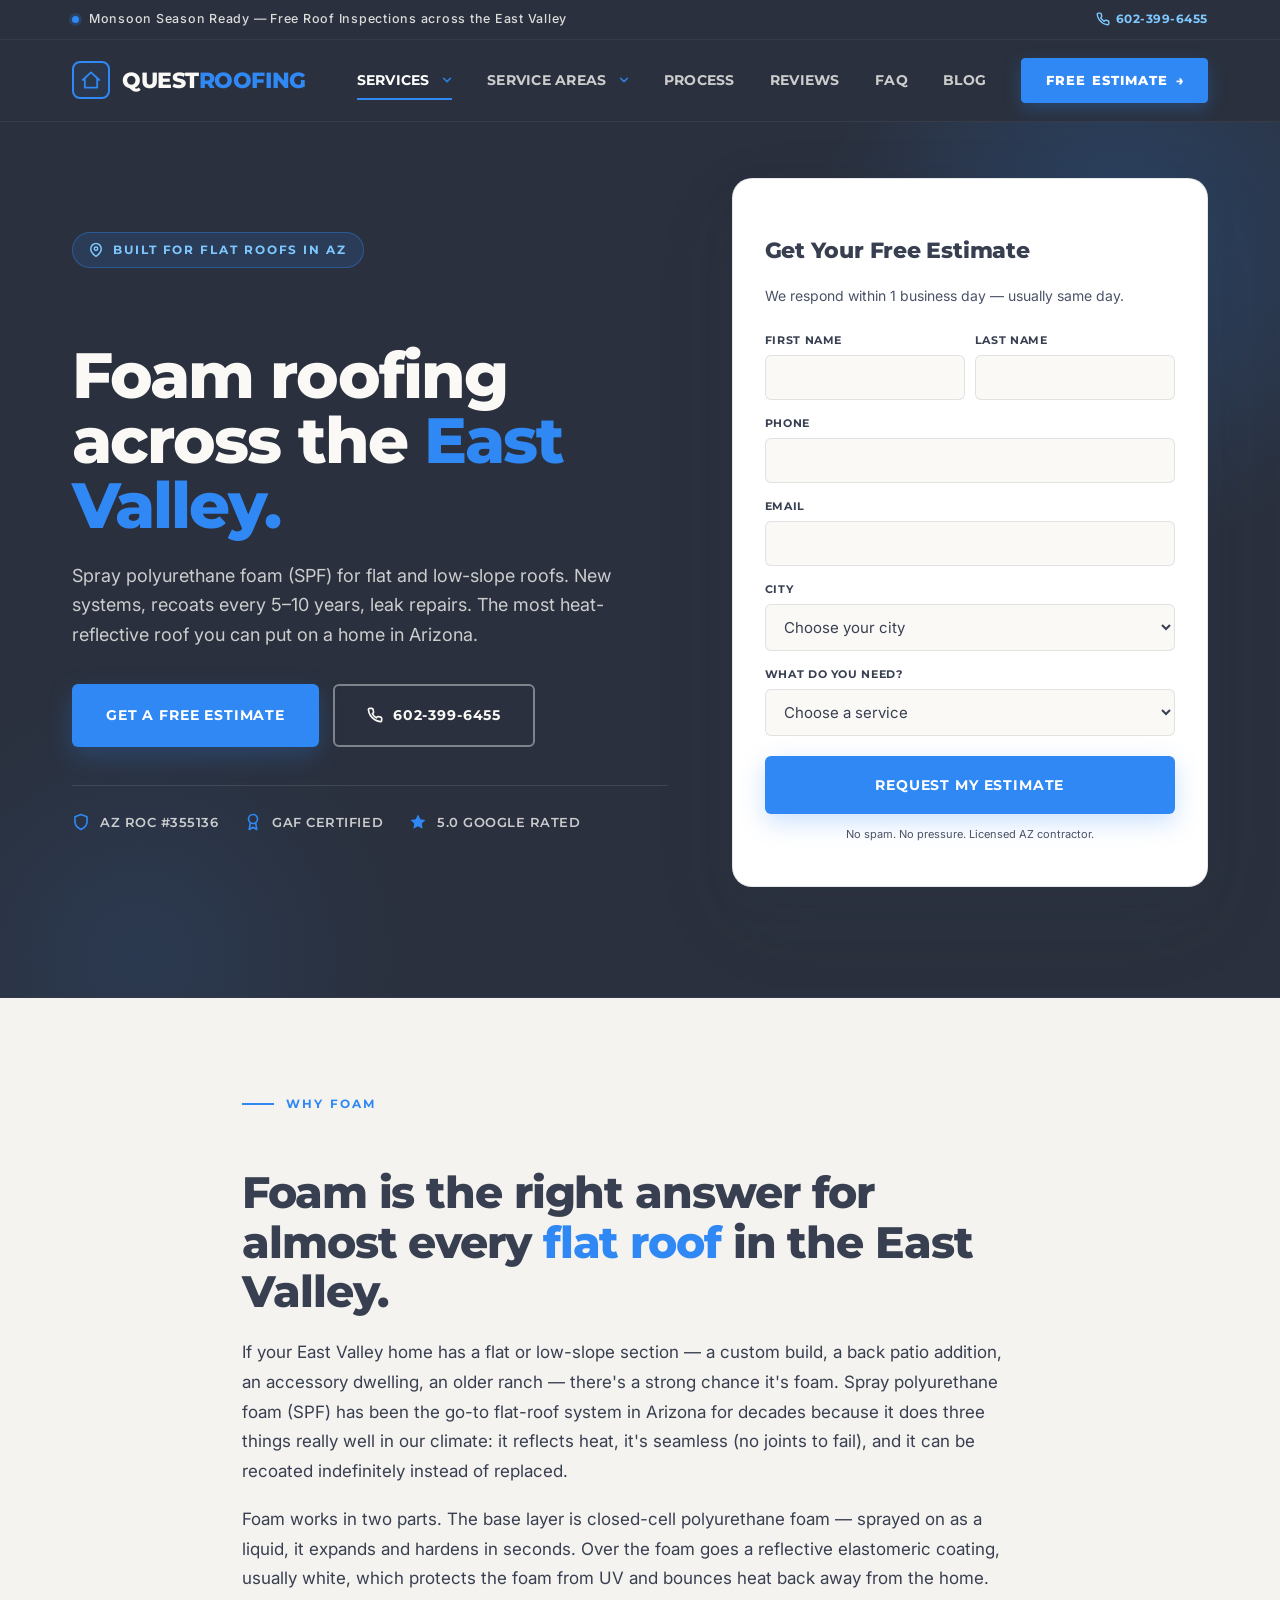
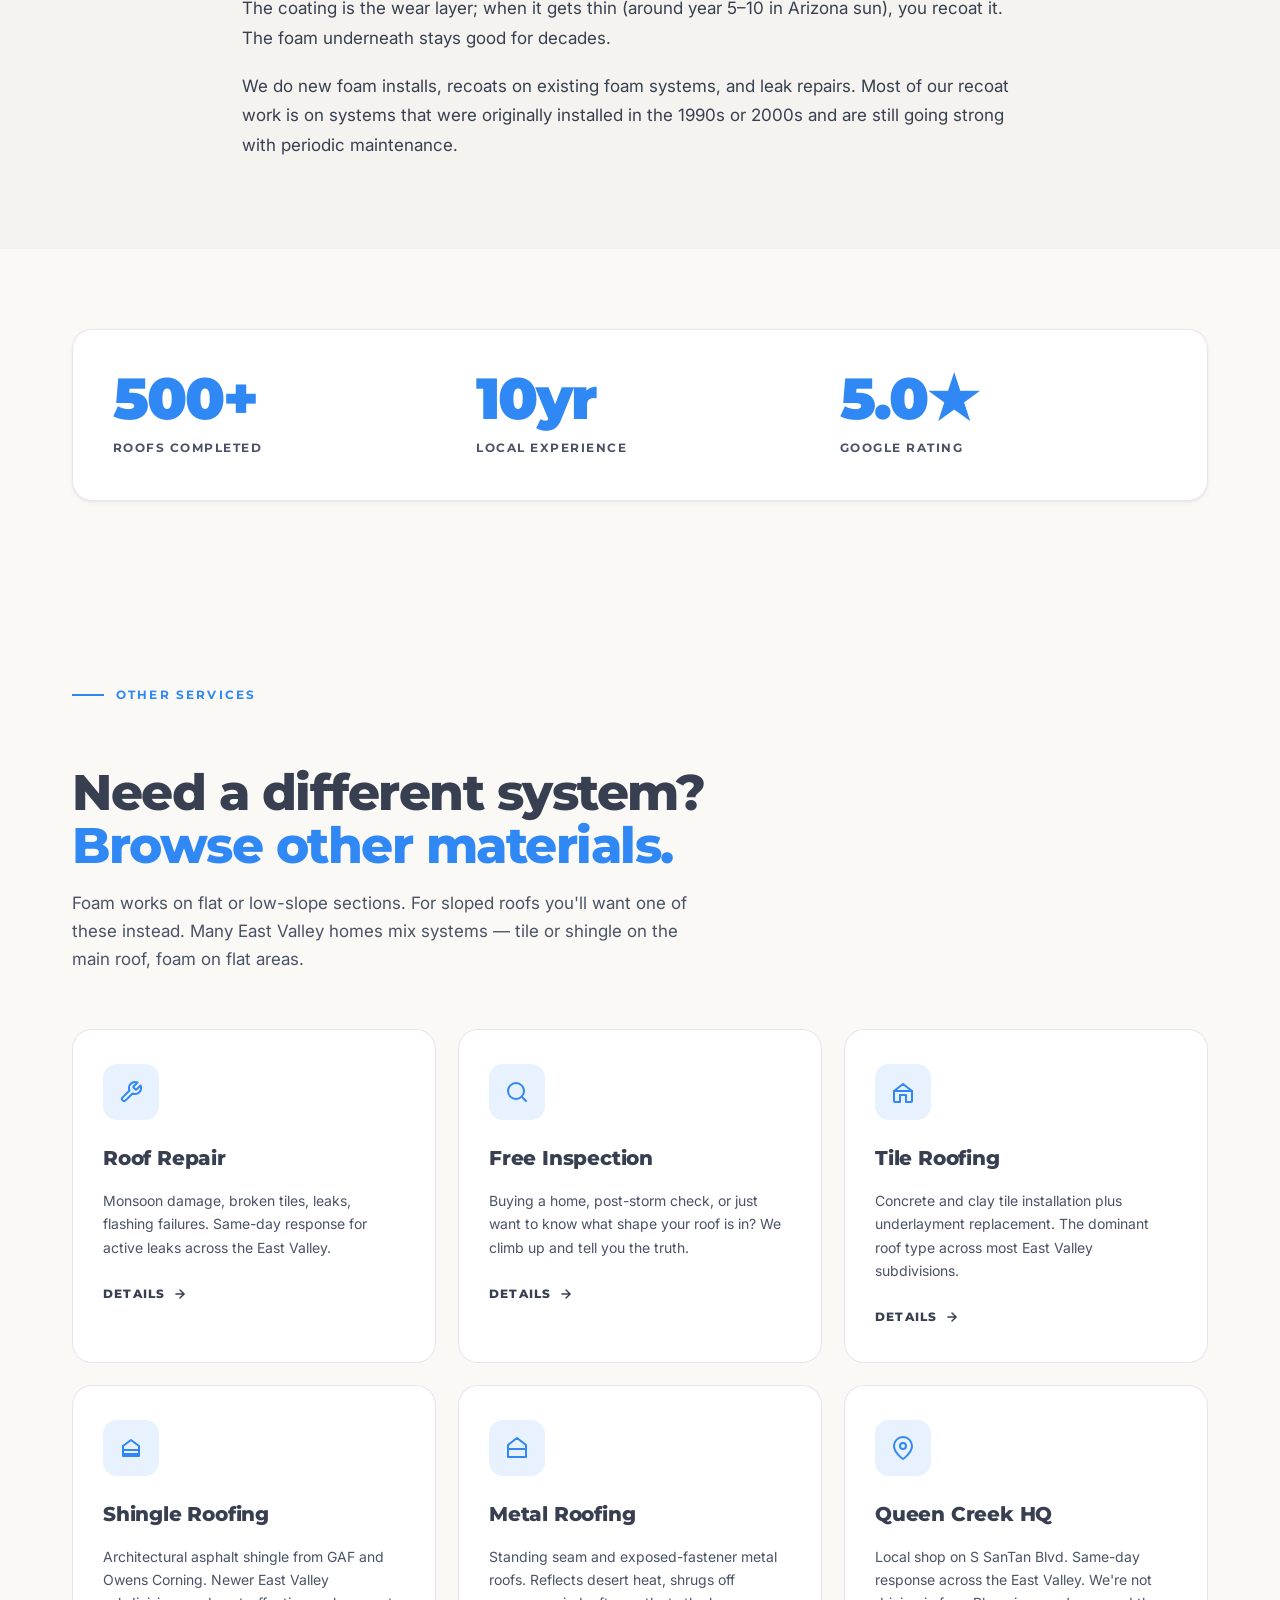
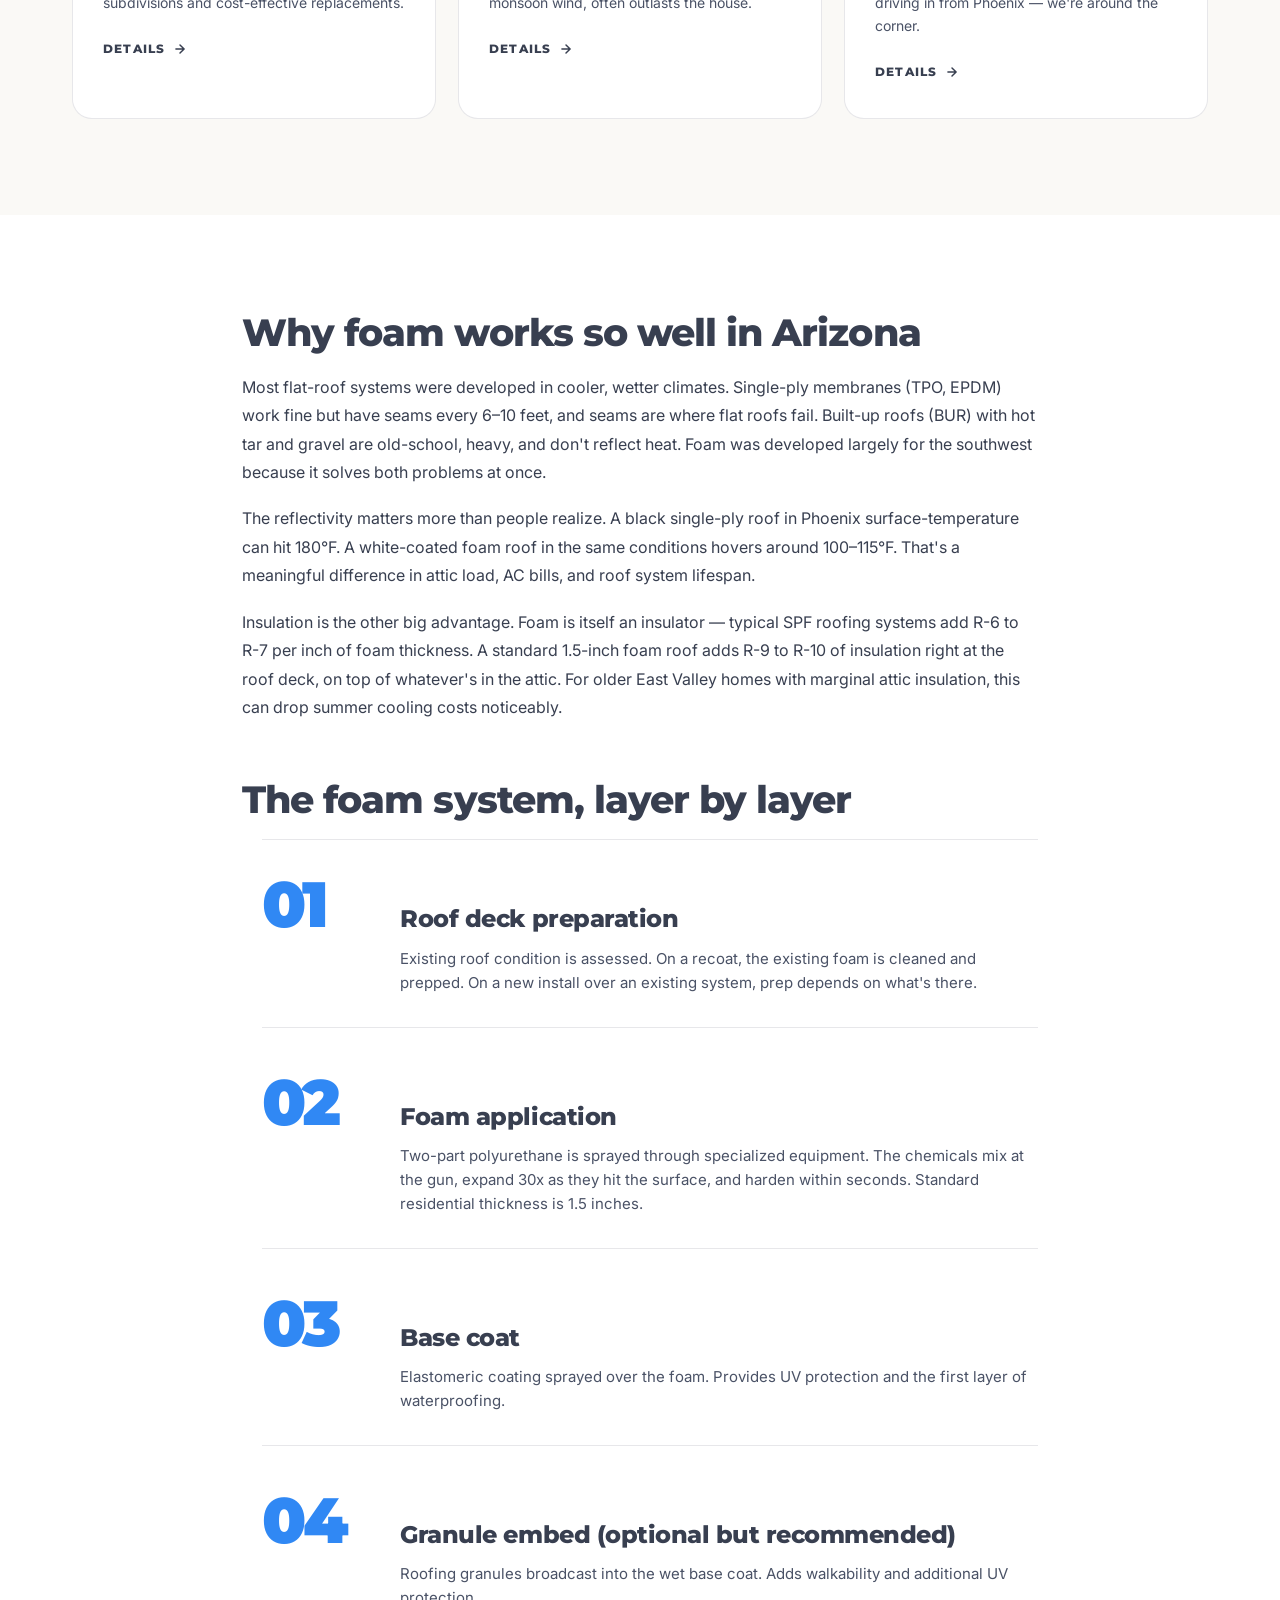
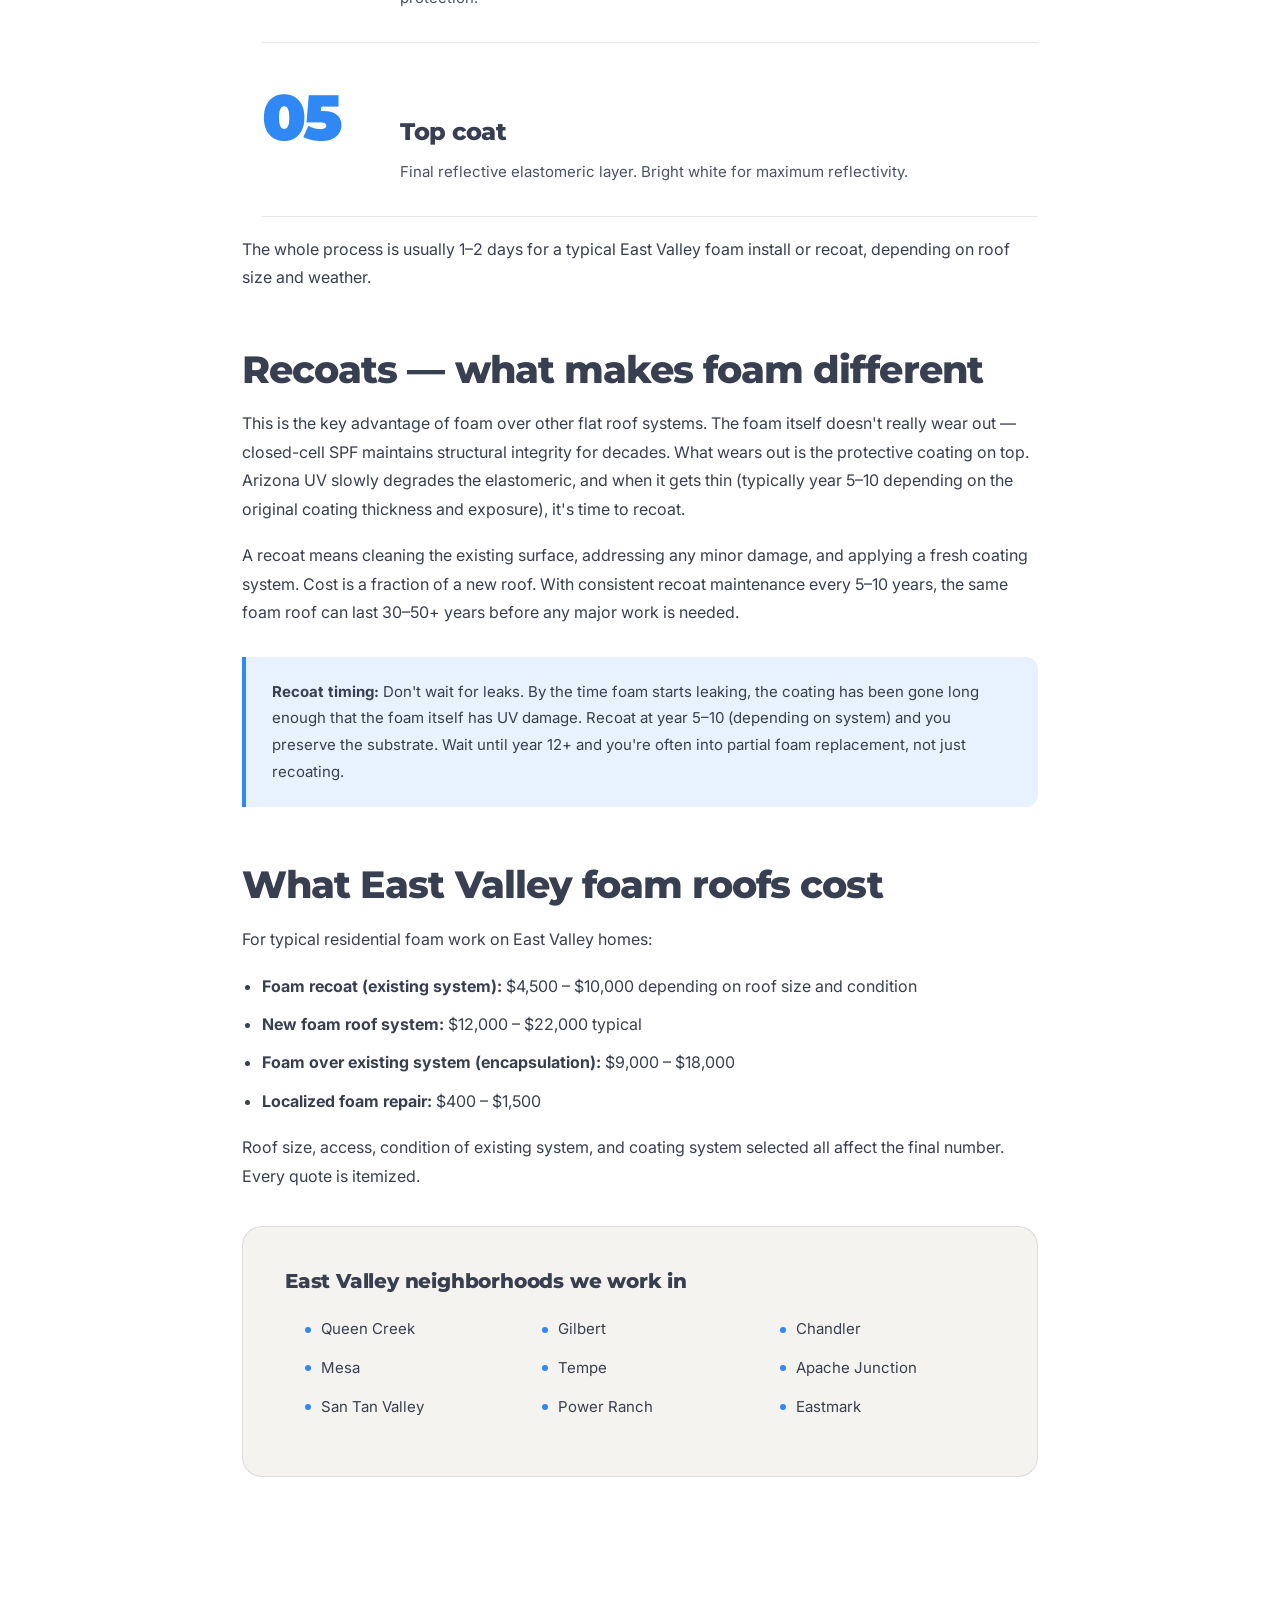
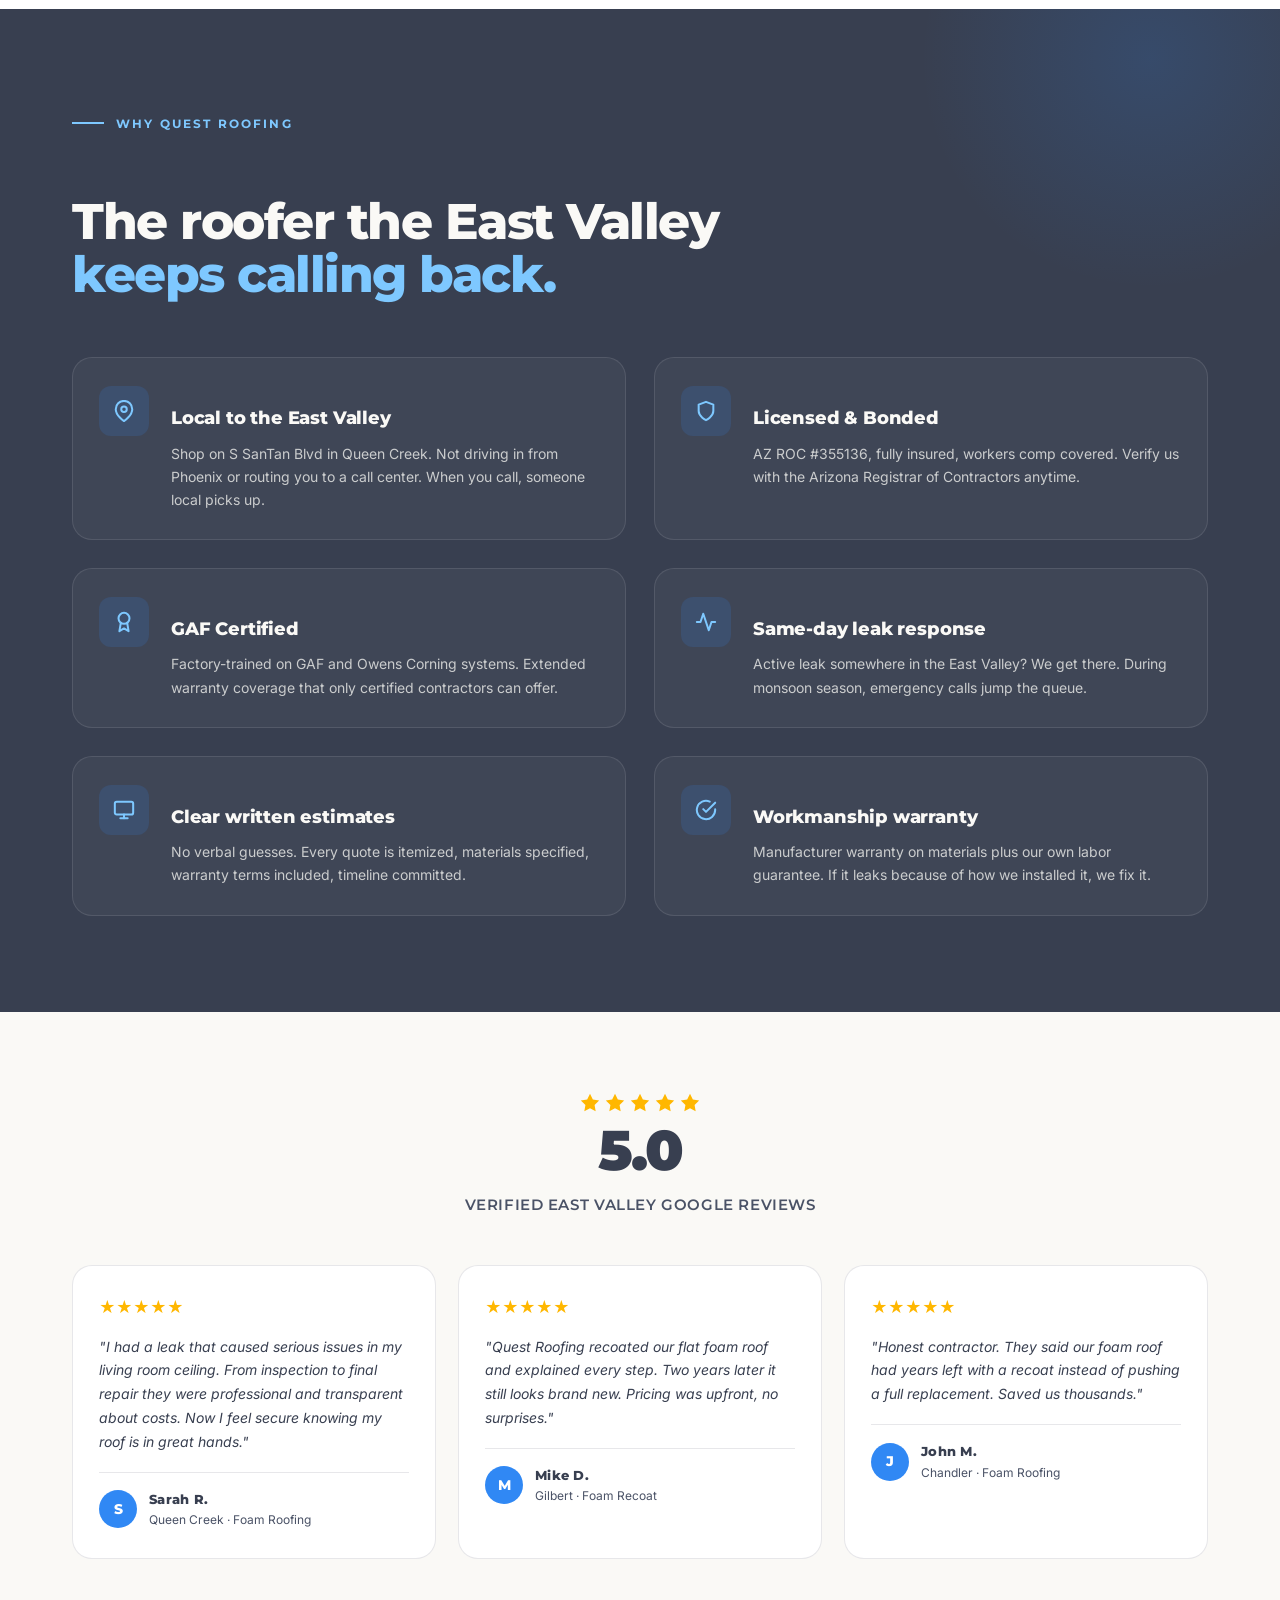
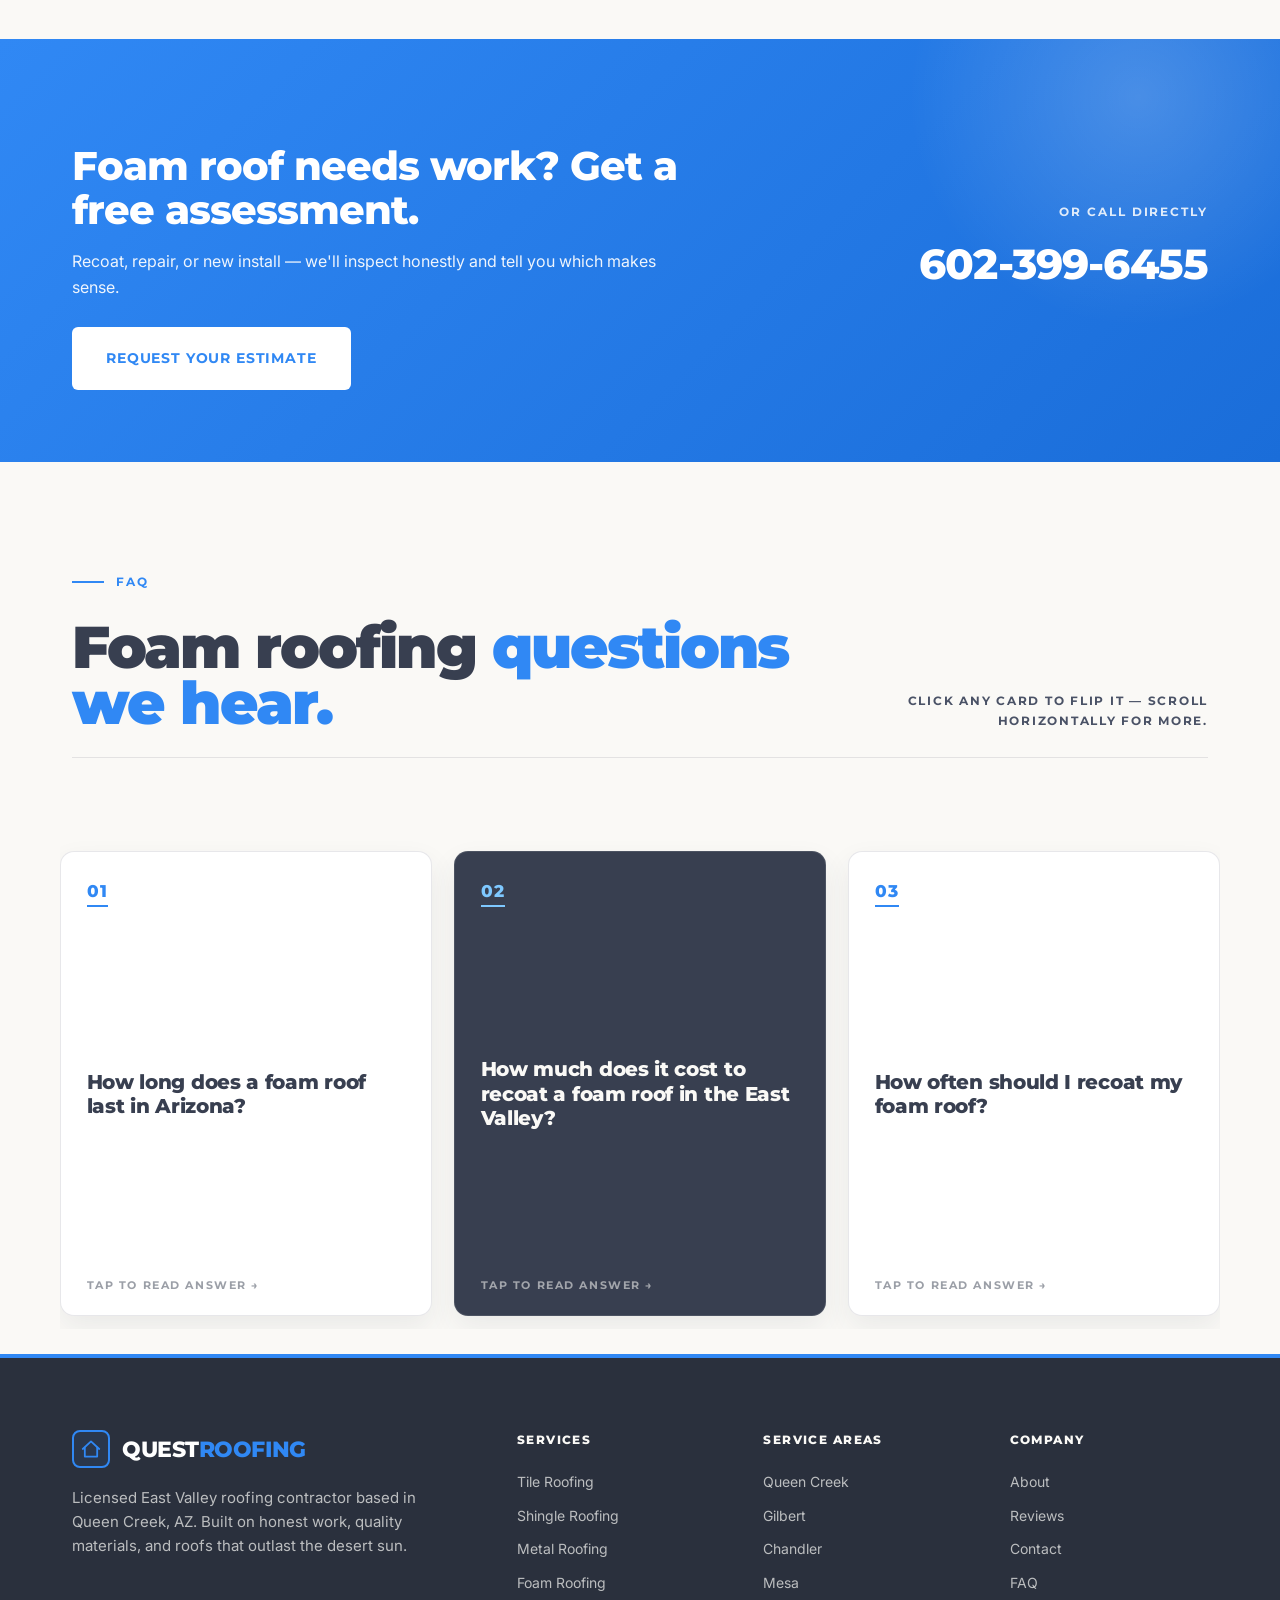
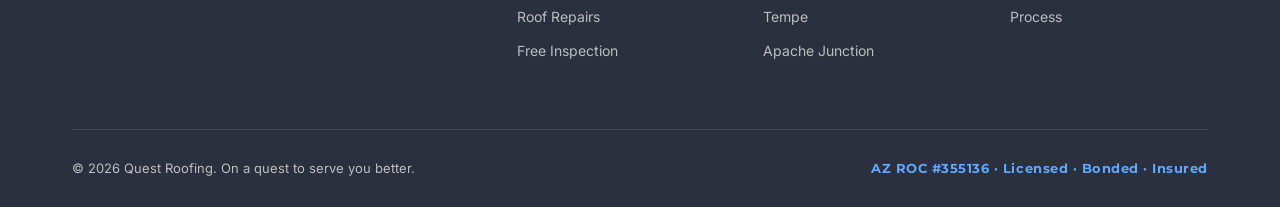
<file: foam-roof.html>
<!DOCTYPE html>
<html lang="en">
<head>
<meta charset="UTF-8" />
<meta name="viewport" content="width=device-width, initial-scale=1.0" />

<title>Foam Roofing & Recoats in Queen Creek & East Valley AZ</title>
<meta name="description" content="Spray polyurethane foam (SPF) roofing across the East Valley. New installs, recoats every 5–10 years, repairs. Reflective, seamless, ideal for AZ. AZ ROC #355136." />
<link rel="canonical" href="https://questroofing.com/foam-roof/" />
<meta name="robots" content="index, follow, max-image-preview:large" />
<meta name="geo.region" content="US-AZ" />
<meta name="geo.placename" content="Queen Creek" />
<meta name="geo.position" content="33.2487;-111.6343" />
<meta name="ICBM" content="33.2487, -111.6343" />
<meta name="theme-color" content="#2a303d" />

<meta property="og:type" content="website" />
<meta property="og:url" content="https://questroofing.com/foam-roof/" />
<meta property="og:title" content="Foam Roofing (SPF) in the East Valley | Quest Roofing" />
<meta property="og:description" content="Spray polyurethane foam (SPF) roofing across the East Valley. New installs, recoats every 5–10 years, repairs. Reflective, seamless, ideal for AZ. AZ ROC #355136." />
<meta property="og:locale" content="en_US" />

<!-- Fonts -->
<link rel="preconnect" href="https://fonts.googleapis.com" />
<link rel="preconnect" href="https://fonts.gstatic.com" crossorigin />
<link href="https://fonts.googleapis.com/css2?family=Montserrat:wght@500;600;700;800;900&family=Inter:wght@400;500;600;700&display=swap" rel="stylesheet" />

<!-- Stylesheets -->
<link rel="stylesheet" href="nav-footer.css" />
<link rel="stylesheet" href="foam-roof.css" />

<script type="application/ld+json">
{
  "@context": "https://schema.org",
  "@type": "Service",
  "serviceType": "Foam Roofing (SPF)",
  "provider": {
    "@type": "RoofingContractor",
    "name": "Quest Roofing",
    "telephone": "+1-602-399-6455",
    "address": {
      "@type": "PostalAddress",
      "streetAddress": "24871 S SanTan Blvd 100-130",
      "addressLocality": "Queen Creek",
      "addressRegion": "AZ",
      "postalCode": "85142",
      "addressCountry": "US"
    },
    "url": "https://questroofing.com"
  },
  "areaServed": [
    {"@type": "City", "name": "Queen Creek, AZ"},
    {"@type": "City", "name": "Gilbert, AZ"},
    {"@type": "City", "name": "Chandler, AZ"},
    {"@type": "City", "name": "Mesa, AZ"},
    {"@type": "City", "name": "Tempe, AZ"},
    {"@type": "City", "name": "Apache Junction, AZ"}
  ],
  "name": "Foam Roofing (SPF)",
  "description": "Spray polyurethane foam (SPF) roofing across the East Valley. New installs, recoats every 5–10 years, repairs. Reflective, seamless, ideal for AZ. AZ ROC #355136.",
  "url": "https://questroofing.com/foam-roof/"
}
</script>
<script type="application/ld+json">
{
  "@context": "https://schema.org",
  "@type": "BreadcrumbList",
  "itemListElement": [
    {"@type": "ListItem", "position": 1, "name": "Home", "item": "https://questroofing.com/"},
    {"@type": "ListItem", "position": 2, "name": "Services", "item": "https://questroofing.com/services/"},
    {"@type": "ListItem", "position": 3, "name": "Foam Roofing", "item": "https://questroofing.com/foam-roof/"}
  ]
}
</script>
<script type="application/ld+json">
{
  "@context": "https://schema.org",
  "@type": "FAQPage",
  "mainEntity": [
    {"@type": "Question", "name": "How long does a foam roof last in Arizona?", "acceptedAnswer": {"@type": "Answer", "text": "The foam itself can last 30–50+ years with proper maintenance. The protective coating on top wears out from UV exposure and needs to be recoated every 5–10 years in Arizona."}},
    {"@type": "Question", "name": "How much does it cost to recoat a foam roof in the East Valley?", "acceptedAnswer": {"@type": "Answer", "text": "Typical residential recoat runs $4,500–$10,000 depending on roof size, existing condition, and coating system."}},
    {"@type": "Question", "name": "How often should I recoat my foam roof?", "acceptedAnswer": {"@type": "Answer", "text": "Every 5–10 years in Arizona, depending on the original coating thickness, exposure, and color."}},
    {"@type": "Question", "name": "Can foam be installed over an existing roof?", "acceptedAnswer": {"@type": "Answer", "text": "Often yes. Foam can be sprayed over a sound existing flat roof system in many cases (called encapsulation)."}},
    {"@type": "Question", "name": "Is foam better than TPO or single-ply for East Valley flat roofs?", "acceptedAnswer": {"@type": "Answer", "text": "For Arizona conditions, foam has real advantages: zero seams, better reflectivity, integrated insulation value, and indefinite life with recoats."}},
    {"@type": "Question", "name": "Does foam help with cooling costs?", "acceptedAnswer": {"@type": "Answer", "text": "Yes. The reflective white coating bounces heat back, and the foam itself adds R-9 to R-10 of insulation right at the deck."}}
  ]
}
</script>
</head>
<body>

<div id="navbar-placeholder"></div>

<!-- HERO -->
<section class="page-hero">
  <div class="container">
    <div class="hero-grid">
      <div>
        <div class="hero-eyebrow">
          <svg width="14" height="14" viewBox="0 0 24 24" fill="none" stroke="currentColor" stroke-width="2.5" stroke-linecap="round" stroke-linejoin="round"><path d="M21 10c0 7-9 13-9 13s-9-6-9-13a9 9 0 0 1 18 0z"/><circle cx="12" cy="10" r="3"/></svg>
          Built for Flat Roofs in AZ
        </div>
        <h1>Foam roofing across the <span>East Valley.</span></h1>
        <p class="hero-sub">Spray polyurethane foam (SPF) for flat and low-slope roofs. New systems, recoats every 5–10 years, leak repairs. The most heat-reflective roof you can put on a home in Arizona.</p>
        <div class="hero-ctas">
          <a href="#estimate" class="btn btn-primary btn-large">Get a Free Estimate</a>
          <a href="tel:+16023996455" class="btn btn-secondary btn-large">
            <svg width="16" height="16" viewBox="0 0 24 24" fill="none" stroke="currentColor" stroke-width="2.5" stroke-linecap="round"><path d="M22 16.92v3a2 2 0 0 1-2.18 2 19.79 19.79 0 0 1-8.63-3.07 19.5 19.5 0 0 1-6-6 19.79 19.79 0 0 1-3.07-8.67A2 2 0 0 1 4.11 2h3a2 2 0 0 1 2 1.72c.13 1.05.37 2.08.7 3.06a2 2 0 0 1-.45 2.11L8.09 10.2a16 16 0 0 0 6 6l1.27-1.27a2 2 0 0 1 2.11-.45c.98.33 2.01.57 3.06.7A2 2 0 0 1 22 16.92z"/></svg>
            602-399-6455
          </a>
        </div>
        <div class="hero-trust">
          <div class="hero-trust-item">
            <svg width="18" height="18" viewBox="0 0 24 24" fill="none" stroke="currentColor" stroke-width="2.2" stroke-linecap="round" stroke-linejoin="round"><path d="M12 22s8-4 8-10V5l-8-3-8 3v7c0 6 8 10 8 10z"/></svg>
            AZ ROC #355136
          </div>
          <div class="hero-trust-item">
            <svg width="18" height="18" viewBox="0 0 24 24" fill="none" stroke="currentColor" stroke-width="2.2" stroke-linecap="round" stroke-linejoin="round"><circle cx="12" cy="8" r="6"/><path d="M15.477 12.89 17 22l-5-3-5 3 1.523-9.11"/></svg>
            GAF Certified
          </div>
          <div class="hero-trust-item">
            <svg width="18" height="18" viewBox="0 0 24 24" fill="currentColor"><path d="M12 2l3.09 6.26L22 9.27l-5 4.87 1.18 6.88L12 17.77l-6.18 3.25L7 14.14 2 9.27l6.91-1.01L12 2z"/></svg>
            5.0 Google Rated
          </div>
        </div>
      </div>
      <aside class="hero-card" id="estimate" aria-labelledby="est-title">
        <h3 id="est-title">Get Your Free Estimate</h3>
        <p>We respond within 1 business day — usually same day.</p>
        <form>
          <div class="form-row">
            <div class="field">
              <label for="fn">First Name</label>
              <input id="fn" required />
            </div>
            <div class="field">
              <label for="ln">Last Name</label>
              <input id="ln" required />
            </div>
          </div>
          <div class="field">
            <label for="ph">Phone</label>
            <input id="ph" type="tel" required />
          </div>
          <div class="field">
            <label for="em">Email</label>
            <input id="em" type="email" required />
          </div>
          <div class="field">
            <label for="ct">City</label>
            <select id="ct" required>
              <option value="">Choose your city</option>
              <option>Queen Creek</option>
              <option>Gilbert</option>
              <option>Chandler</option>
              <option>Mesa</option>
              <option>Tempe</option>
              <option>Apache Junction</option>
              <option>San Tan Valley</option>
              <option>Other East Valley</option>
            </select>
          </div>
          <div class="field">
            <label for="sv">What do you need?</label>
            <select id="sv" required>
              <option value="">Choose a service</option>
              <option>Free Inspection</option>
              <option>Foam Recoat</option>
              <option>New Foam Roof</option>
              <option>Foam Roof Repair</option>
              <option>Storm / Insurance Claim</option>
              <option>Not Sure</option>
            </select>
          </div>
          <button type="submit" class="btn btn-primary btn-large">Request My Estimate</button>
          <p class="hero-card-fine">No spam. No pressure. Licensed AZ contractor.</p>
        </form>
      </aside>
    </div>
  </div>
</section>

<!-- INTRO -->
<section class="intro-block">
  <div class="container-narrow">
    <div class="section-eyebrow">Why Foam</div>
    <h2>Foam is the right answer for almost every <span>flat roof</span> in the East Valley.</h2>
    <p>If your East Valley home has a flat or low-slope section — a custom build, a back patio addition, an accessory dwelling, an older ranch — there's a strong chance it's foam. Spray polyurethane foam (SPF) has been the go-to flat-roof system in Arizona for decades because it does three things really well in our climate: it reflects heat, it's seamless (no joints to fail), and it can be recoated indefinitely instead of replaced.</p>
    <p>Foam works in two parts. The base layer is closed-cell polyurethane foam — sprayed on as a liquid, it expands and hardens in seconds. Over the foam goes a reflective elastomeric coating, usually white, which protects the foam from UV and bounces heat back away from the home. The coating is the wear layer; when it gets thin (around year 5–10 in Arizona sun), you recoat it. The foam underneath stays good for decades.</p>
    <p>We do new foam installs, recoats on existing foam systems, and leak repairs. Most of our recoat work is on systems that were originally installed in the 1990s or 2000s and are still going strong with periodic maintenance.</p>
  </div>
</section>

<!-- KEY STATS -->
<section class="section" style="padding-top: 24px; padding-bottom: 24px;">
  <div class="container">
    <div class="stat-strip">
      <div>
        <span class="stat-num">500+</span>
        <span class="stat-label">Roofs Completed</span>
      </div>
      <div>
        <span class="stat-num">10yr</span>
        <span class="stat-label">Local Experience</span>
      </div>
      <div>
        <span class="stat-num">5.0★</span>
        <span class="stat-label">Google Rating</span>
      </div>
    </div>
  </div>
</section>

<!-- OTHER SERVICES -->
<section class="section">
  <div class="container">
    <div class="section-head">
      <div class="section-eyebrow">Other Services</div>
      <h2>Need a different system? <span>Browse other materials.</span></h2>
      <p>Foam works on flat or low-slope sections. For sloped roofs you'll want one of these instead. Many East Valley homes mix systems — tile or shingle on the main roof, foam on flat areas.</p>
    </div>
    <div class="services-grid">
      <article class="service-card">
        <div class="service-icon"><svg width="24" height="24" viewBox="0 0 24 24" fill="none" stroke="currentColor" stroke-width="2" stroke-linecap="round" stroke-linejoin="round"><path d="M14.7 6.3a1 1 0 0 0 0 1.4l1.6 1.6a1 1 0 0 0 1.4 0l3.77-3.77a6 6 0 0 1-7.94 7.94l-6.91 6.91a2.12 2.12 0 0 1-3-3l6.91-6.91a6 6 0 0 1 7.94-7.94l-3.76 3.76z"/></svg></div>
        <h3>Roof Repair</h3>
        <p>Monsoon damage, broken tiles, leaks, flashing failures. Same-day response for active leaks across the East Valley.</p>
        <a href="roof-repairs.html" class="service-link">Details <svg width="14" height="14" viewBox="0 0 24 24" fill="none" stroke="currentColor" stroke-width="2.5" stroke-linecap="round"><path d="M5 12h14M12 5l7 7-7 7"/></svg></a>
      </article>
      <article class="service-card">
        <div class="service-icon"><svg width="24" height="24" viewBox="0 0 24 24" fill="none" stroke="currentColor" stroke-width="2" stroke-linecap="round" stroke-linejoin="round"><circle cx="11" cy="11" r="8"/><line x1="21" y1="21" x2="16.65" y2="16.65"/></svg></div>
        <h3>Free Inspection</h3>
        <p>Buying a home, post-storm check, or just want to know what shape your roof is in? We climb up and tell you the truth.</p>
        <a href="free-roof-inspection.html" class="service-link">Details <svg width="14" height="14" viewBox="0 0 24 24" fill="none" stroke="currentColor" stroke-width="2.5" stroke-linecap="round"><path d="M5 12h14M12 5l7 7-7 7"/></svg></a>
      </article>
      <article class="service-card">
        <div class="service-icon"><svg width="24" height="24" viewBox="0 0 24 24" fill="none" stroke="currentColor" stroke-width="2" stroke-linecap="round" stroke-linejoin="round"><path d="M3 11l9-7 9 7v10a1 1 0 0 1-1 1h-5v-7h-6v7H4a1 1 0 0 1-1-1z"/><path d="M3 11h18"/></svg></div>
        <h3>Tile Roofing</h3>
        <p>Concrete and clay tile installation plus underlayment replacement. The dominant roof type across most East Valley subdivisions.</p>
        <a href="tile-roofing.html" class="service-link">Details <svg width="14" height="14" viewBox="0 0 24 24" fill="none" stroke="currentColor" stroke-width="2.5" stroke-linecap="round"><path d="M5 12h14M12 5l7 7-7 7"/></svg></a>
      </article>
      <article class="service-card">
        <div class="service-icon"><svg width="24" height="24" viewBox="0 0 24 24" fill="none" stroke="currentColor" stroke-width="2" stroke-linecap="round" stroke-linejoin="round"><path d="M4 10l8-6 8 6"/><path d="M4 10v10h16V10"/><path d="M4 14h16M4 18h16"/></svg></div>
        <h3>Shingle Roofing</h3>
        <p>Architectural asphalt shingle from GAF and Owens Corning. Newer East Valley subdivisions and cost-effective replacements.</p>
        <a href="shingle-roofing.html" class="service-link">Details <svg width="14" height="14" viewBox="0 0 24 24" fill="none" stroke="currentColor" stroke-width="2.5" stroke-linecap="round"><path d="M5 12h14M12 5l7 7-7 7"/></svg></a>
      </article>
      <article class="service-card">
        <div class="service-icon"><svg width="24" height="24" viewBox="0 0 24 24" fill="none" stroke="currentColor" stroke-width="2" stroke-linecap="round" stroke-linejoin="round"><path d="M3 9l9-7 9 7v12H3z"/><line x1="3" y1="13" x2="21" y2="13"/></svg></div>
        <h3>Metal Roofing</h3>
        <p>Standing seam and exposed-fastener metal roofs. Reflects desert heat, shrugs off monsoon wind, often outlasts the house.</p>
        <a href="metal-roofing.html" class="service-link">Details <svg width="14" height="14" viewBox="0 0 24 24" fill="none" stroke="currentColor" stroke-width="2.5" stroke-linecap="round"><path d="M5 12h14M12 5l7 7-7 7"/></svg></a>
      </article>
      <article class="service-card">
        <div class="service-icon"><svg width="24" height="24" viewBox="0 0 24 24" fill="none" stroke="currentColor" stroke-width="2" stroke-linecap="round" stroke-linejoin="round"><path d="M21 10c0 7-9 13-9 13s-9-6-9-13a9 9 0 0 1 18 0z"/><circle cx="12" cy="10" r="3"/></svg></div>
        <h3>Queen Creek HQ</h3>
        <p>Local shop on S SanTan Blvd. Same-day response across the East Valley. We're not driving in from Phoenix — we're around the corner.</p>
        <a href="roofing-queen-creek-az.html" class="service-link">Details <svg width="14" height="14" viewBox="0 0 24 24" fill="none" stroke="currentColor" stroke-width="2.5" stroke-linecap="round"><path d="M5 12h14M12 5l7 7-7 7"/></svg></a>
      </article>
    </div>
  </div>
</section>

<!-- LONG CONTENT -->
<section class="long-content">
  <div class="container-narrow">

    <h2>Why foam works so well in Arizona</h2>
    <p>Most flat-roof systems were developed in cooler, wetter climates. Single-ply membranes (TPO, EPDM) work fine but have seams every 6–10 feet, and seams are where flat roofs fail. Built-up roofs (BUR) with hot tar and gravel are old-school, heavy, and don't reflect heat. Foam was developed largely for the southwest because it solves both problems at once.</p>
    <p>The reflectivity matters more than people realize. A black single-ply roof in Phoenix surface-temperature can hit 180°F. A white-coated foam roof in the same conditions hovers around 100–115°F. That's a meaningful difference in attic load, AC bills, and roof system lifespan.</p>
    <p>Insulation is the other big advantage. Foam is itself an insulator — typical SPF roofing systems add R-6 to R-7 per inch of foam thickness. A standard 1.5-inch foam roof adds R-9 to R-10 of insulation right at the roof deck, on top of whatever's in the attic. For older East Valley homes with marginal attic insulation, this can drop summer cooling costs noticeably.</p>

    <h2>The foam system, layer by layer</h2>
    <ul class="poster-list">
  <li>
    <span class="pl-num">01</span>
    <div class="pl-body">
      <h3>Roof deck preparation</h3>
      <p>Existing roof condition is assessed. On a recoat, the existing foam is cleaned and prepped. On a new install over an existing system, prep depends on what's there.</p>
    </div>
  </li>
  <li>
    <span class="pl-num">02</span>
    <div class="pl-body">
      <h3>Foam application</h3>
      <p>Two-part polyurethane is sprayed through specialized equipment. The chemicals mix at the gun, expand 30x as they hit the surface, and harden within seconds. Standard residential thickness is 1.5 inches.</p>
    </div>
  </li>
  <li>
    <span class="pl-num">03</span>
    <div class="pl-body">
      <h3>Base coat</h3>
      <p>Elastomeric coating sprayed over the foam. Provides UV protection and the first layer of waterproofing.</p>
    </div>
  </li>
  <li>
    <span class="pl-num">04</span>
    <div class="pl-body">
      <h3>Granule embed (optional but recommended)</h3>
      <p>Roofing granules broadcast into the wet base coat. Adds walkability and additional UV protection.</p>
    </div>
  </li>
  <li>
    <span class="pl-num">05</span>
    <div class="pl-body">
      <h3>Top coat</h3>
      <p>Final reflective elastomeric layer. Bright white for maximum reflectivity.</p>
    </div>
  </li>
</ul>
    <p>The whole process is usually 1–2 days for a typical East Valley foam install or recoat, depending on roof size and weather.</p>

    <h2>Recoats — what makes foam different</h2>
    <p>This is the key advantage of foam over other flat roof systems. The foam itself doesn't really wear out — closed-cell SPF maintains structural integrity for decades. What wears out is the protective coating on top. Arizona UV slowly degrades the elastomeric, and when it gets thin (typically year 5–10 depending on the original coating thickness and exposure), it's time to recoat.</p>
    <p>A recoat means cleaning the existing surface, addressing any minor damage, and applying a fresh coating system. Cost is a fraction of a new roof. With consistent recoat maintenance every 5–10 years, the same foam roof can last 30–50+ years before any major work is needed.</p>

    <div class="callout">
      <p><strong>Recoat timing:</strong> Don't wait for leaks. By the time foam starts leaking, the coating has been gone long enough that the foam itself has UV damage. Recoat at year 5–10 (depending on system) and you preserve the substrate. Wait until year 12+ and you're often into partial foam replacement, not just recoating.</p>
    </div>

    <h2>What East Valley foam roofs cost</h2>
    <p>For typical residential foam work on East Valley homes:</p>
    <ul>
      <li><strong>Foam recoat (existing system):</strong> $4,500 – $10,000 depending on roof size and condition</li>
      <li><strong>New foam roof system:</strong> $12,000 – $22,000 typical</li>
      <li><strong>Foam over existing system (encapsulation):</strong> $9,000 – $18,000</li>
      <li><strong>Localized foam repair:</strong> $400 – $1,500</li>
    </ul>
    <p>Roof size, access, condition of existing system, and coating system selected all affect the final number. Every quote is itemized.</p>

    <div class="neighborhoods">
      <h3>East Valley neighborhoods we work in</h3>
      <ul class="neighborhoods-list">
        <li>Queen Creek</li>
        <li>Gilbert</li>
        <li>Chandler</li>
        <li>Mesa</li>
        <li>Tempe</li>
        <li>Apache Junction</li>
        <li>San Tan Valley</li>
        <li>Power Ranch</li>
        <li>Eastmark</li>
      </ul>
    </div>

  </div>
</section>

<!-- WHY US -->
<section class="why-us">
  <div class="container">
    <div class="section-head">
      <div class="section-eyebrow">Why Quest Roofing</div>
      <h2>The roofer the East Valley <span>keeps calling back.</span></h2>
    </div>
    <div class="why-grid">
      <div class="why-item">
        <div class="why-icon"><svg width="22" height="22" viewBox="0 0 24 24" fill="none" stroke="currentColor" stroke-width="2.2" stroke-linecap="round" stroke-linejoin="round"><path d="M21 10c0 7-9 13-9 13s-9-6-9-13a9 9 0 0 1 18 0z"/><circle cx="12" cy="10" r="3"/></svg></div>
        <div>
          <h3>Local to the East Valley</h3>
          <p>Shop on S SanTan Blvd in Queen Creek. Not driving in from Phoenix or routing you to a call center. When you call, someone local picks up.</p>
        </div>
      </div>
      <div class="why-item">
        <div class="why-icon"><svg width="22" height="22" viewBox="0 0 24 24" fill="none" stroke="currentColor" stroke-width="2.2" stroke-linecap="round" stroke-linejoin="round"><path d="M12 22s8-4 8-10V5l-8-3-8 3v7c0 6 8 10 8 10z"/></svg></div>
        <div>
          <h3>Licensed & Bonded</h3>
          <p>AZ ROC #355136, fully insured, workers comp covered. Verify us with the Arizona Registrar of Contractors anytime.</p>
        </div>
      </div>
      <div class="why-item">
        <div class="why-icon"><svg width="22" height="22" viewBox="0 0 24 24" fill="none" stroke="currentColor" stroke-width="2.2" stroke-linecap="round" stroke-linejoin="round"><circle cx="12" cy="8" r="6"/><path d="M15.477 12.89 17 22l-5-3-5 3 1.523-9.11"/></svg></div>
        <div>
          <h3>GAF Certified</h3>
          <p>Factory-trained on GAF and Owens Corning systems. Extended warranty coverage that only certified contractors can offer.</p>
        </div>
      </div>
      <div class="why-item">
        <div class="why-icon"><svg width="22" height="22" viewBox="0 0 24 24" fill="none" stroke="currentColor" stroke-width="2.2" stroke-linecap="round" stroke-linejoin="round"><polyline points="22 12 18 12 15 21 9 3 6 12 2 12"/></svg></div>
        <div>
          <h3>Same-day leak response</h3>
          <p>Active leak somewhere in the East Valley? We get there. During monsoon season, emergency calls jump the queue.</p>
        </div>
      </div>
      <div class="why-item">
        <div class="why-icon"><svg width="22" height="22" viewBox="0 0 24 24" fill="none" stroke="currentColor" stroke-width="2.2" stroke-linecap="round" stroke-linejoin="round"><rect x="2" y="3" width="20" height="14" rx="2"/><line x1="8" y1="21" x2="16" y2="21"/><line x1="12" y1="17" x2="12" y2="21"/></svg></div>
        <div>
          <h3>Clear written estimates</h3>
          <p>No verbal guesses. Every quote is itemized, materials specified, warranty terms included, timeline committed.</p>
        </div>
      </div>
      <div class="why-item">
        <div class="why-icon"><svg width="22" height="22" viewBox="0 0 24 24" fill="none" stroke="currentColor" stroke-width="2.2" stroke-linecap="round" stroke-linejoin="round"><path d="M22 11.08V12a10 10 0 1 1-5.93-9.14"/><polyline points="22 4 12 14.01 9 11.01"/></svg></div>
        <div>
          <h3>Workmanship warranty</h3>
          <p>Manufacturer warranty on materials plus our own labor guarantee. If it leaks because of how we installed it, we fix it.</p>
        </div>
      </div>
    </div>
  </div>
</section>

<!-- REVIEWS STRIP -->
<section class="reviews-strip">
  <div class="container">
    <div class="reviews-strip-head">
      <div class="stars">
        <svg width="22" height="22" viewBox="0 0 24 24" fill="currentColor"><path d="M12 2l3.09 6.26L22 9.27l-5 4.87 1.18 6.88L12 17.77l-6.18 3.25L7 14.14 2 9.27l6.91-1.01L12 2z"/></svg>
        <svg width="22" height="22" viewBox="0 0 24 24" fill="currentColor"><path d="M12 2l3.09 6.26L22 9.27l-5 4.87 1.18 6.88L12 17.77l-6.18 3.25L7 14.14 2 9.27l6.91-1.01L12 2z"/></svg>
        <svg width="22" height="22" viewBox="0 0 24 24" fill="currentColor"><path d="M12 2l3.09 6.26L22 9.27l-5 4.87 1.18 6.88L12 17.77l-6.18 3.25L7 14.14 2 9.27l6.91-1.01L12 2z"/></svg>
        <svg width="22" height="22" viewBox="0 0 24 24" fill="currentColor"><path d="M12 2l3.09 6.26L22 9.27l-5 4.87 1.18 6.88L12 17.77l-6.18 3.25L7 14.14 2 9.27l6.91-1.01L12 2z"/></svg>
        <svg width="22" height="22" viewBox="0 0 24 24" fill="currentColor"><path d="M12 2l3.09 6.26L22 9.27l-5 4.87 1.18 6.88L12 17.77l-6.18 3.25L7 14.14 2 9.27l6.91-1.01L12 2z"/></svg>
      </div>
      <div class="rating-big">5.0</div>
      <p>Verified East Valley Google Reviews</p>
    </div>
    <div class="reviews-row">
      <div class="review-mini">
        <div class="review-mini-stars">★★★★★</div>
        <p>"I had a leak that caused serious issues in my living room ceiling. From inspection to final repair they were professional and transparent about costs. Now I feel secure knowing my roof is in great hands."</p>
        <div class="review-mini-author">
          <div class="review-mini-avatar">S</div>
          <div>
            <div class="review-mini-name">Sarah R.</div>
            <div class="review-mini-meta">Queen Creek · Foam Roofing</div>
          </div>
        </div>
      </div>
      <div class="review-mini">
        <div class="review-mini-stars">★★★★★</div>
        <p>"Quest Roofing recoated our flat foam roof and explained every step. Two years later it still looks brand new. Pricing was upfront, no surprises."</p>
        <div class="review-mini-author">
          <div class="review-mini-avatar">M</div>
          <div>
            <div class="review-mini-name">Mike D.</div>
            <div class="review-mini-meta">Gilbert · Foam Recoat</div>
          </div>
        </div>
      </div>
      <div class="review-mini">
        <div class="review-mini-stars">★★★★★</div>
        <p>"Honest contractor. They said our foam roof had years left with a recoat instead of pushing a full replacement. Saved us thousands."</p>
        <div class="review-mini-author">
          <div class="review-mini-avatar">J</div>
          <div>
            <div class="review-mini-name">John M.</div>
            <div class="review-mini-meta">Chandler · Foam Roofing</div>
          </div>
        </div>
      </div>
    </div>
  </div>
</section>

<!-- CTA BAND -->
<section class="cta-band">
  <div class="container">
    <div class="cta-inner">
      <div>
        <h2>Foam roof needs work? Get a free assessment.</h2>
        <p>Recoat, repair, or new install — we'll inspect honestly and tell you which makes sense.</p>
        <a href="#estimate" class="btn btn-large">Request Your Estimate</a>
      </div>
      <div class="cta-phone">
        <div class="cta-phone-label">Or call directly</div>
        <a href="tel:+16023996455" class="cta-phone-num">602-399-6455</a>
      </div>
    </div>
  </div>
</section>

<!-- FAQ -->
<section class="faq-section">
  <div class="container">
    <div class="faq-header-row">
      <div>
        <div class="section-eyebrow">FAQ</div>
        <h2 class="faq-headline">Foam roofing <span>questions we hear.</span></h2>
      </div>
      <p class="faq-hint">Click any card to flip it &mdash; scroll horizontally for more.</p>
    </div>
  </div>

  <div class="faq-rail-wrap">
    <div class="faq-rail">
      <button class="faq-card" type="button" aria-pressed="false">
        <div class="faq-card-inner">
          <div class="faq-card-face faq-card-front">
            <span class="faq-card-num">01</span>
            <h3 class="faq-card-question">How long does a foam roof last in Arizona?</h3>
            <span class="faq-card-flip-hint">Tap to read answer →</span>
          </div>
          <div class="faq-card-face faq-card-back">
            <span class="faq-card-num faq-card-num-back">01</span>
            <p>The foam itself can last 30–50+ years with proper maintenance. The protective coating on top wears out from UV exposure and needs to be recoated every 5–10 years in Arizona. With consistent recoats, the same foam substrate can carry the home indefinitely.</p>
            <span class="faq-card-flip-hint">← Tap to flip back</span>
          </div>
        </div>
      </button>
      <button class="faq-card" type="button" aria-pressed="false">
        <div class="faq-card-inner">
          <div class="faq-card-face faq-card-front">
            <span class="faq-card-num">02</span>
            <h3 class="faq-card-question">How much does it cost to recoat a foam roof in the East Valley?</h3>
            <span class="faq-card-flip-hint">Tap to read answer →</span>
          </div>
          <div class="faq-card-face faq-card-back">
            <span class="faq-card-num faq-card-num-back">02</span>
            <p>Typical residential recoat runs $4,500–$10,000 depending on roof size, existing condition, and coating system. A full new foam roof install is $12,000–$22,000. Localized foam repairs are $400–$1,500.</p>
            <span class="faq-card-flip-hint">← Tap to flip back</span>
          </div>
        </div>
      </button>
      <button class="faq-card" type="button" aria-pressed="false">
        <div class="faq-card-inner">
          <div class="faq-card-face faq-card-front">
            <span class="faq-card-num">03</span>
            <h3 class="faq-card-question">How often should I recoat my foam roof?</h3>
            <span class="faq-card-flip-hint">Tap to read answer →</span>
          </div>
          <div class="faq-card-face faq-card-back">
            <span class="faq-card-num faq-card-num-back">03</span>
            <p>Every 5–10 years in Arizona, depending on the original coating thickness, exposure, and color. Don't wait until you see leaks — by then the foam has often suffered UV damage too. Recoating on schedule preserves the foam substrate.</p>
            <span class="faq-card-flip-hint">← Tap to flip back</span>
          </div>
        </div>
      </button>
      <button class="faq-card" type="button" aria-pressed="false">
        <div class="faq-card-inner">
          <div class="faq-card-face faq-card-front">
            <span class="faq-card-num">04</span>
            <h3 class="faq-card-question">Can foam be installed over an existing roof?</h3>
            <span class="faq-card-flip-hint">Tap to read answer →</span>
          </div>
          <div class="faq-card-face faq-card-back">
            <span class="faq-card-num faq-card-num-back">04</span>
            <p>Often yes. Foam can be sprayed over a sound existing flat roof system in many cases (called encapsulation). The existing roof has to be in adequate condition — wet insulation or major substrate failure means tear-off is required first.</p>
            <span class="faq-card-flip-hint">← Tap to flip back</span>
          </div>
        </div>
      </button>
      <button class="faq-card" type="button" aria-pressed="false">
        <div class="faq-card-inner">
          <div class="faq-card-face faq-card-front">
            <span class="faq-card-num">05</span>
            <h3 class="faq-card-question">Is foam better than TPO or single-ply for East Valley flat roofs?</h3>
            <span class="faq-card-flip-hint">Tap to read answer →</span>
          </div>
          <div class="faq-card-face faq-card-back">
            <span class="faq-card-num faq-card-num-back">05</span>
            <p>For Arizona conditions, foam has real advantages: zero seams (the failure point of single-ply), better reflectivity, integrated insulation value, and indefinite life with recoats. For most East Valley residential applications, foam is the better long-term choice.</p>
            <span class="faq-card-flip-hint">← Tap to flip back</span>
          </div>
        </div>
      </button>
      <button class="faq-card" type="button" aria-pressed="false">
        <div class="faq-card-inner">
          <div class="faq-card-face faq-card-front">
            <span class="faq-card-num">06</span>
            <h3 class="faq-card-question">Does foam help with cooling costs?</h3>
            <span class="faq-card-flip-hint">Tap to read answer →</span>
          </div>
          <div class="faq-card-face faq-card-back">
            <span class="faq-card-num faq-card-num-back">06</span>
            <p>Yes, two ways. The reflective white coating bounces heat back instead of absorbing it (a coated foam roof runs 60–70°F cooler than a black roof in Arizona summer). And the foam itself adds R-9 to R-10 of insulation right at the deck.</p>
            <span class="faq-card-flip-hint">← Tap to flip back</span>
          </div>
        </div>
      </button>
      <button class="faq-card" type="button" aria-pressed="false">
        <div class="faq-card-inner">
          <div class="faq-card-face faq-card-front">
            <span class="faq-card-num">07</span>
            <h3 class="faq-card-question">My foam roof has a leak. Does it need to be replaced?</h3>
            <span class="faq-card-flip-hint">Tap to read answer →</span>
          </div>
          <div class="faq-card-face faq-card-back">
            <span class="faq-card-num faq-card-num-back">07</span>
            <p>Almost never. Foam leaks are usually localized — coating wear in one area, bird damage, or a cracked transition flashing. Free inspection identifies the source and the fix is usually a localized repair plus a recoat.</p>
            <span class="faq-card-flip-hint">← Tap to flip back</span>
          </div>
        </div>
      </button>
    </div>
  </div>
</section>

<!-- FOOTER (matches index.html) -->
<footer class="site-footer">
  <div class="container">
    <div class="footer-grid">
      <div class="footer-brand">
        <a href="index.html" class="logo">
          <span class="logo-mark" aria-hidden="true">
            <svg viewBox="0 0 32 32" width="22" height="22" fill="none" stroke="currentColor" stroke-width="2.6" stroke-linecap="round" stroke-linejoin="round"><path d="M4 16 L16 5 L28 16"></path><path d="M7 14 L7 27 L25 27 L25 14"></path></svg>
          </span>
          <span class="logo-text">Quest<span class="text-orange">Roofing</span></span>
        </a>
        <p>Licensed East Valley roofing contractor based in Queen Creek, AZ. Built on honest work, quality materials, and roofs that outlast the desert sun.</p>
      </div>
      <div class="footer-col">
        <h4>Services</h4>
        <ul>
          <li><a href="tile-roofing.html">Tile Roofing</a></li>
          <li><a href="shingle-roofing.html">Shingle Roofing</a></li>
          <li><a href="metal-roofing.html">Metal Roofing</a></li>
          <li><a href="foam-roof.html">Foam Roofing</a></li>
          <li><a href="roof-repairs.html">Roof Repairs</a></li>
          <li><a href="free-roof-inspection.html">Free Inspection</a></li>
        </ul>
      </div>
      <div class="footer-col">
        <h4>Service Areas</h4>
        <ul>
          <li><a href="roofing-queen-creek-az.html">Queen Creek</a></li>
          <li><a href="index.html#service-areas">Gilbert</a></li>
          <li><a href="index.html#service-areas">Chandler</a></li>
          <li><a href="index.html#service-areas">Mesa</a></li>
          <li><a href="index.html#service-areas">Tempe</a></li>
          <li><a href="index.html#service-areas">Apache Junction</a></li>
        </ul>
      </div>
      <div class="footer-col">
        <h4>Company</h4>
        <ul>
          <li><a href="index.html#about">About</a></li>
          <li><a href="index.html#reviews">Reviews</a></li>
          <li><a href="index.html#contact">Contact</a></li>
          <li><a href="index.html#resources">FAQ</a></li>
          <li><a href="index.html#process">Process</a></li>
        </ul>
      </div>
    </div>
    <div class="footer-bottom">
      <div>© 2026 Quest Roofing. On a quest to serve you better.</div>
      <div class="footer-license">AZ ROC #355136 · Licensed · Bonded · Insured</div>
    </div>
  </div>
</footer>

<!-- MOBILE FLOAT -->
<div class="mobile-float">
  <a href="tel:+16023996455" class="btn btn-outline">
    <svg width="14" height="14" viewBox="0 0 24 24" fill="none" stroke="currentColor" stroke-width="2.5" stroke-linecap="round"><path d="M22 16.92v3a2 2 0 0 1-2.18 2 19.79 19.79 0 0 1-8.63-3.07 19.5 19.5 0 0 1-6-6 19.79 19.79 0 0 1-3.07-8.67A2 2 0 0 1 4.11 2h3a2 2 0 0 1 2 1.72c.13 1.05.37 2.08.7 3.06a2 2 0 0 1-.45 2.11L8.09 10.2a16 16 0 0 0 6 6l1.27-1.27a2 2 0 0 1 2.11-.45c.98.33 2.01.57 3.06.7A2 2 0 0 1 22 16.92z"/></svg>
    Call
  </a>
  <a href="#estimate" class="btn btn-primary">Free Estimate</a>
</div>

<!-- Scripts -->
<script src="navbar.js"></script>
<script src="foam-roof.js"></script>
</body>
</html>
</file>
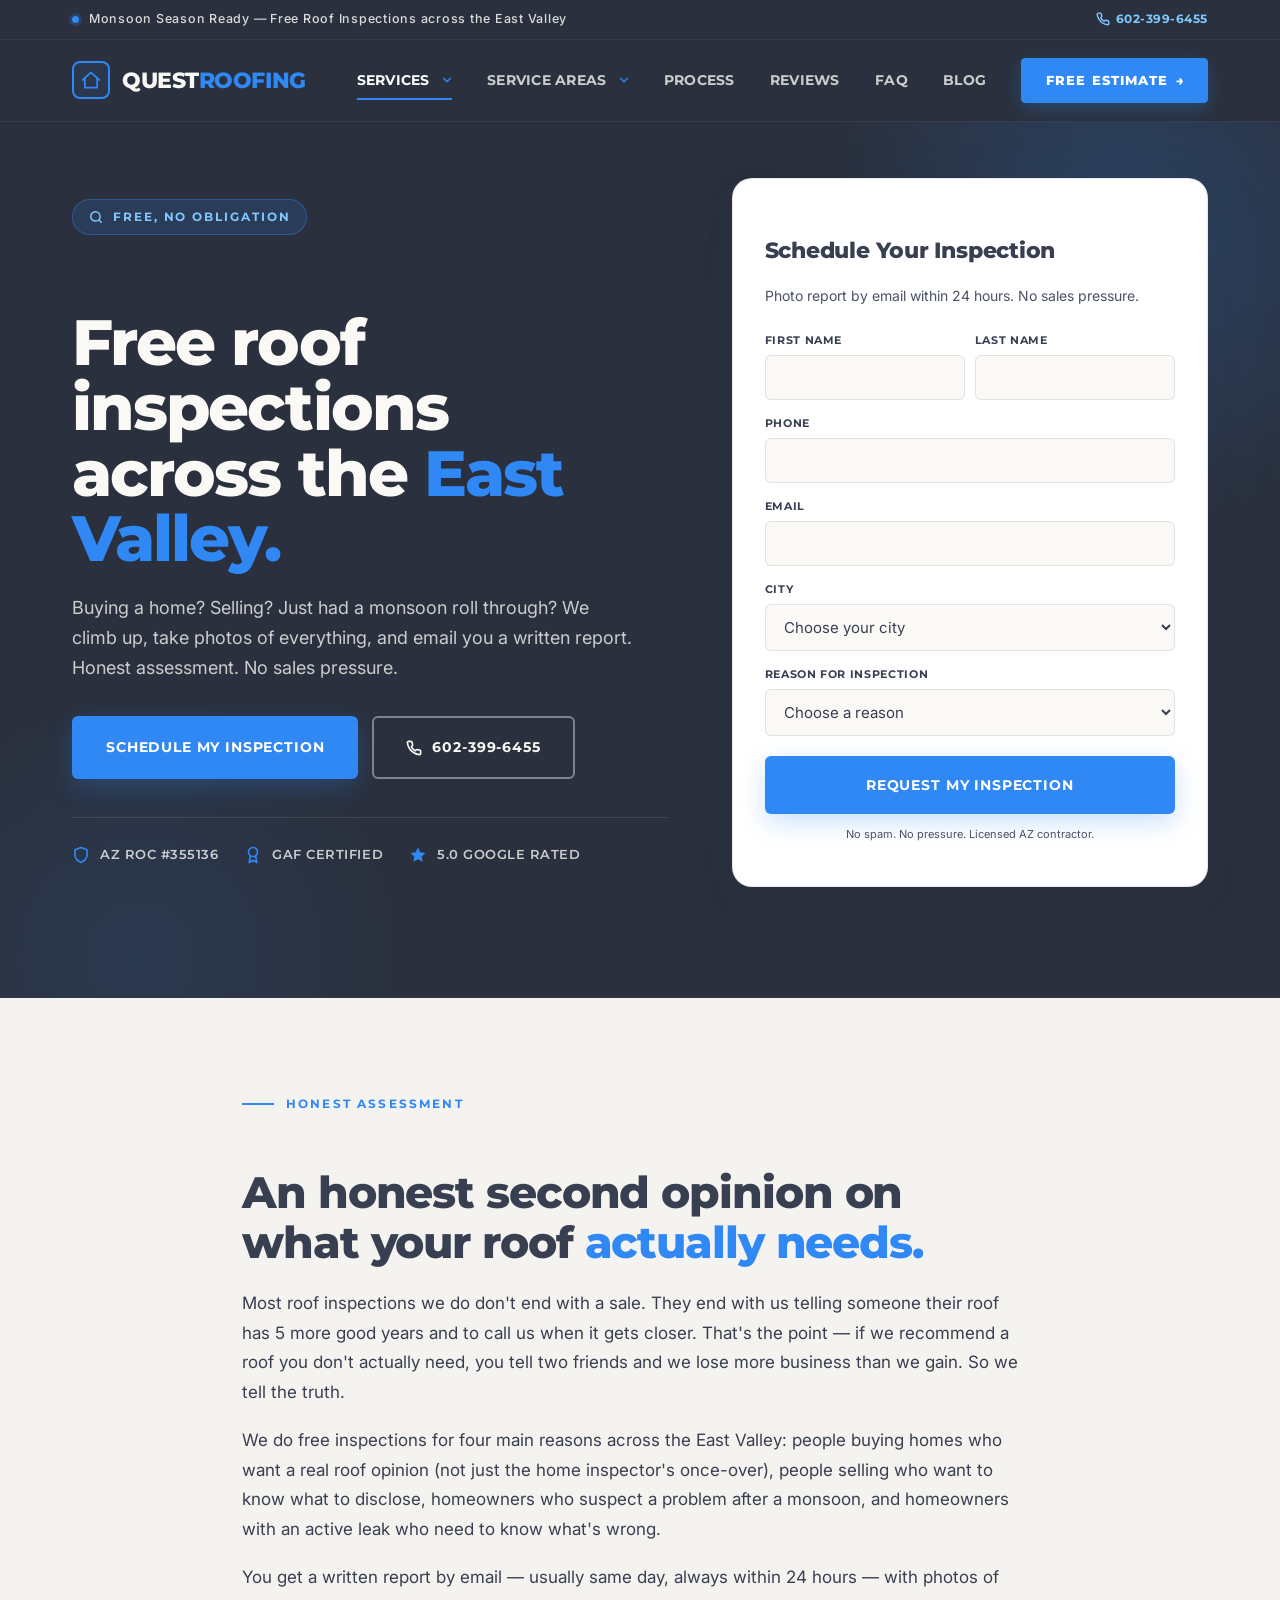
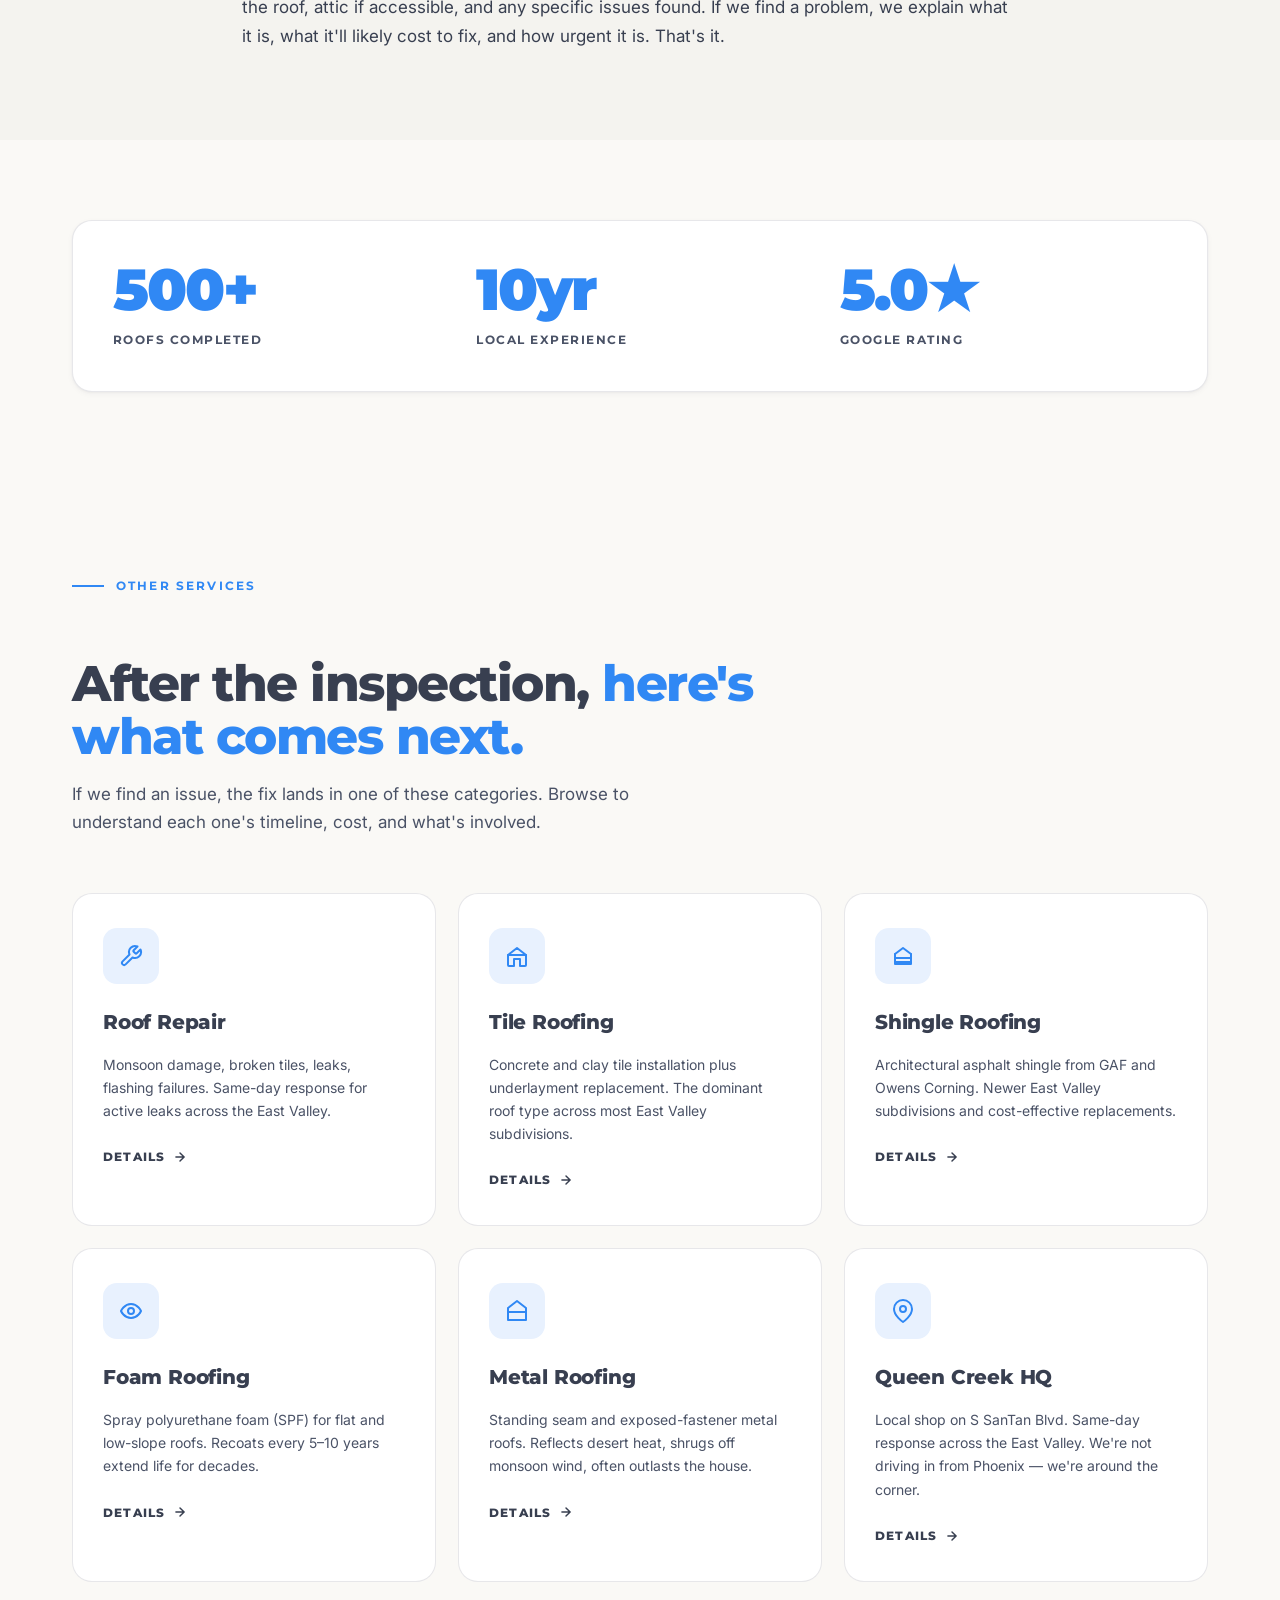
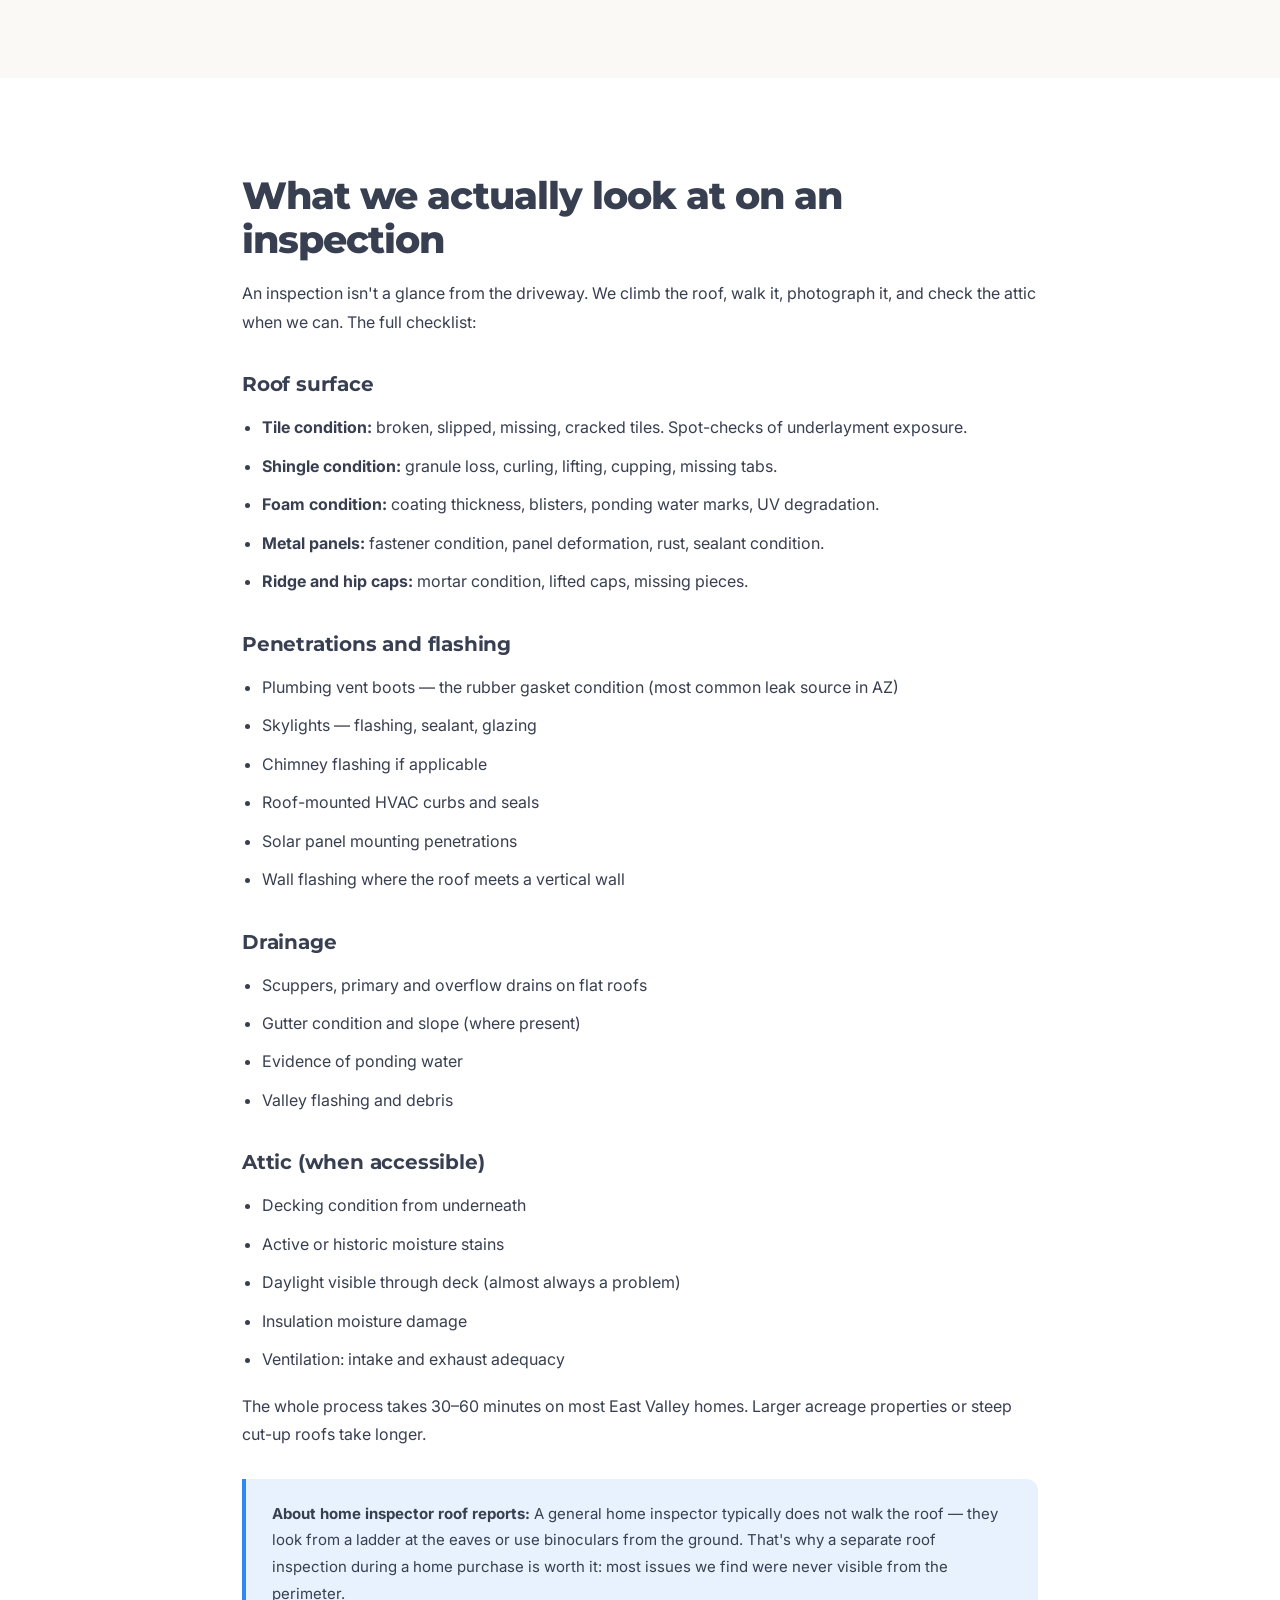
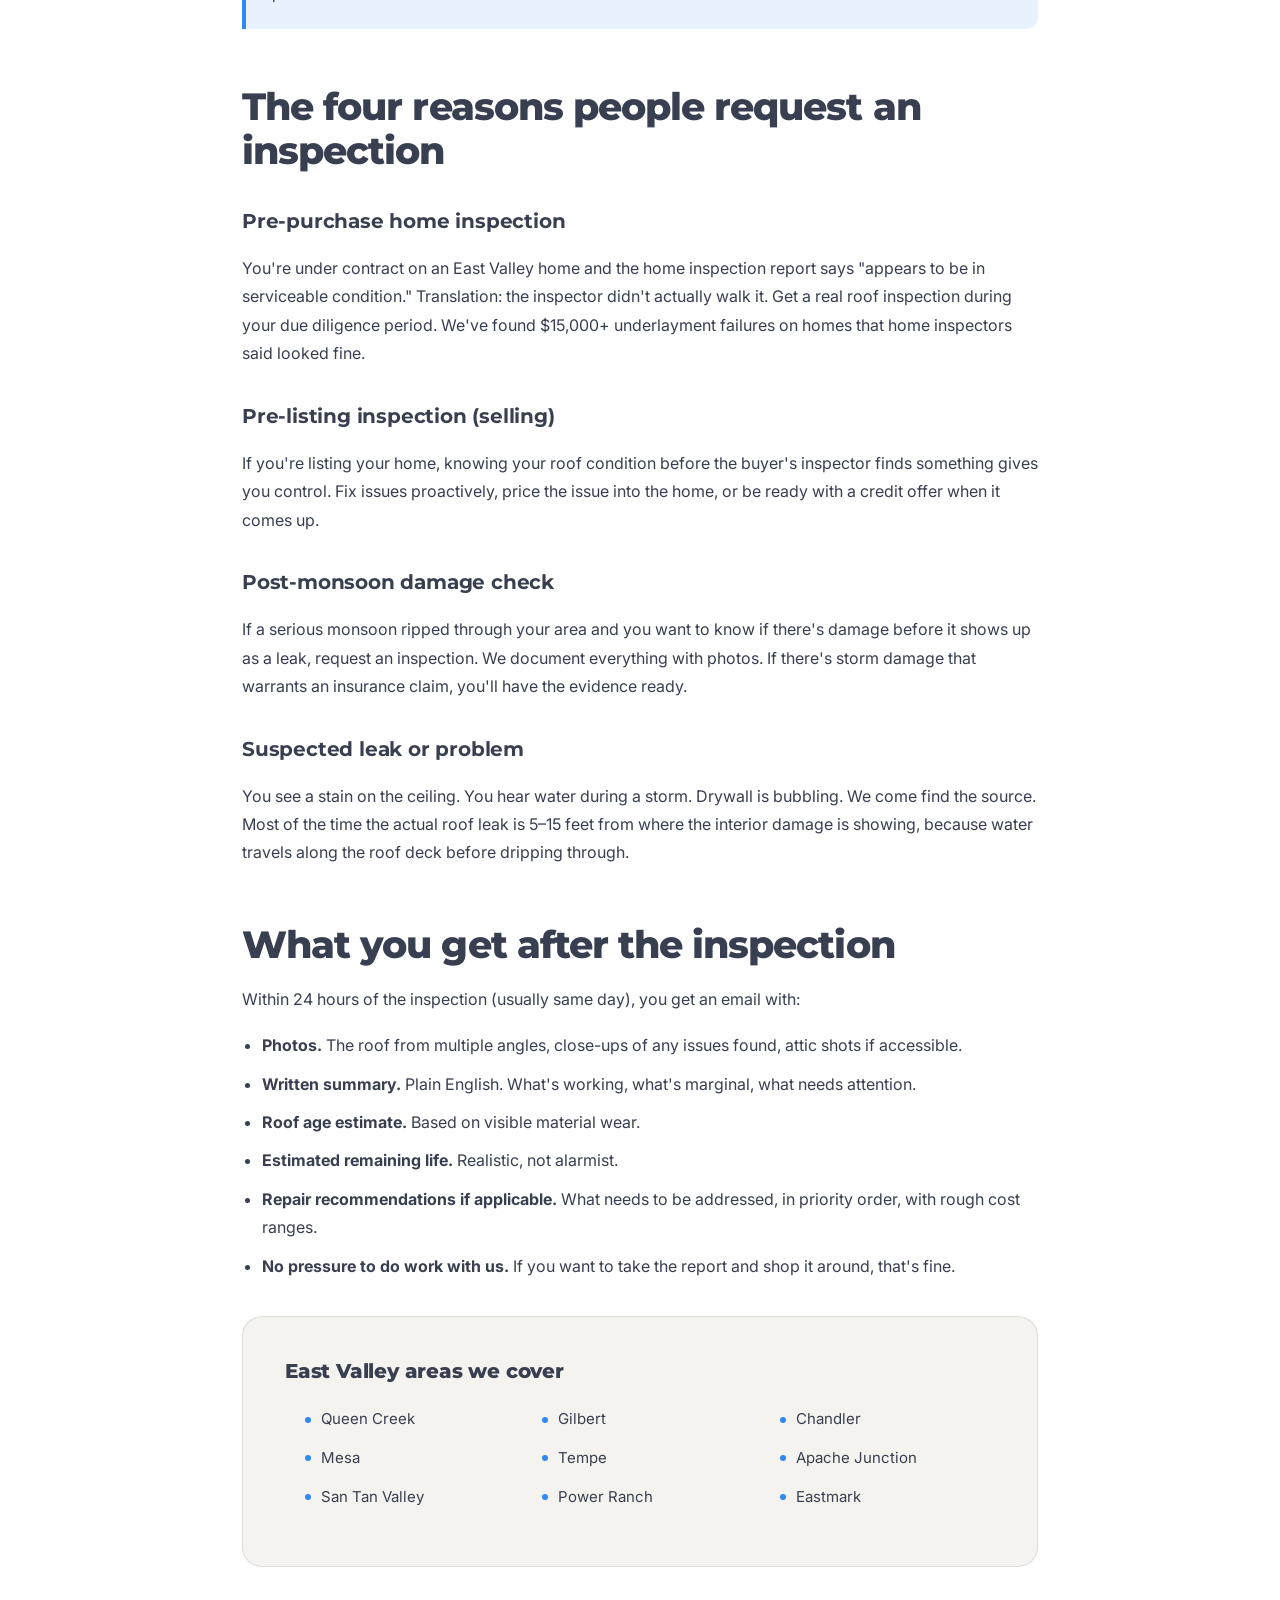
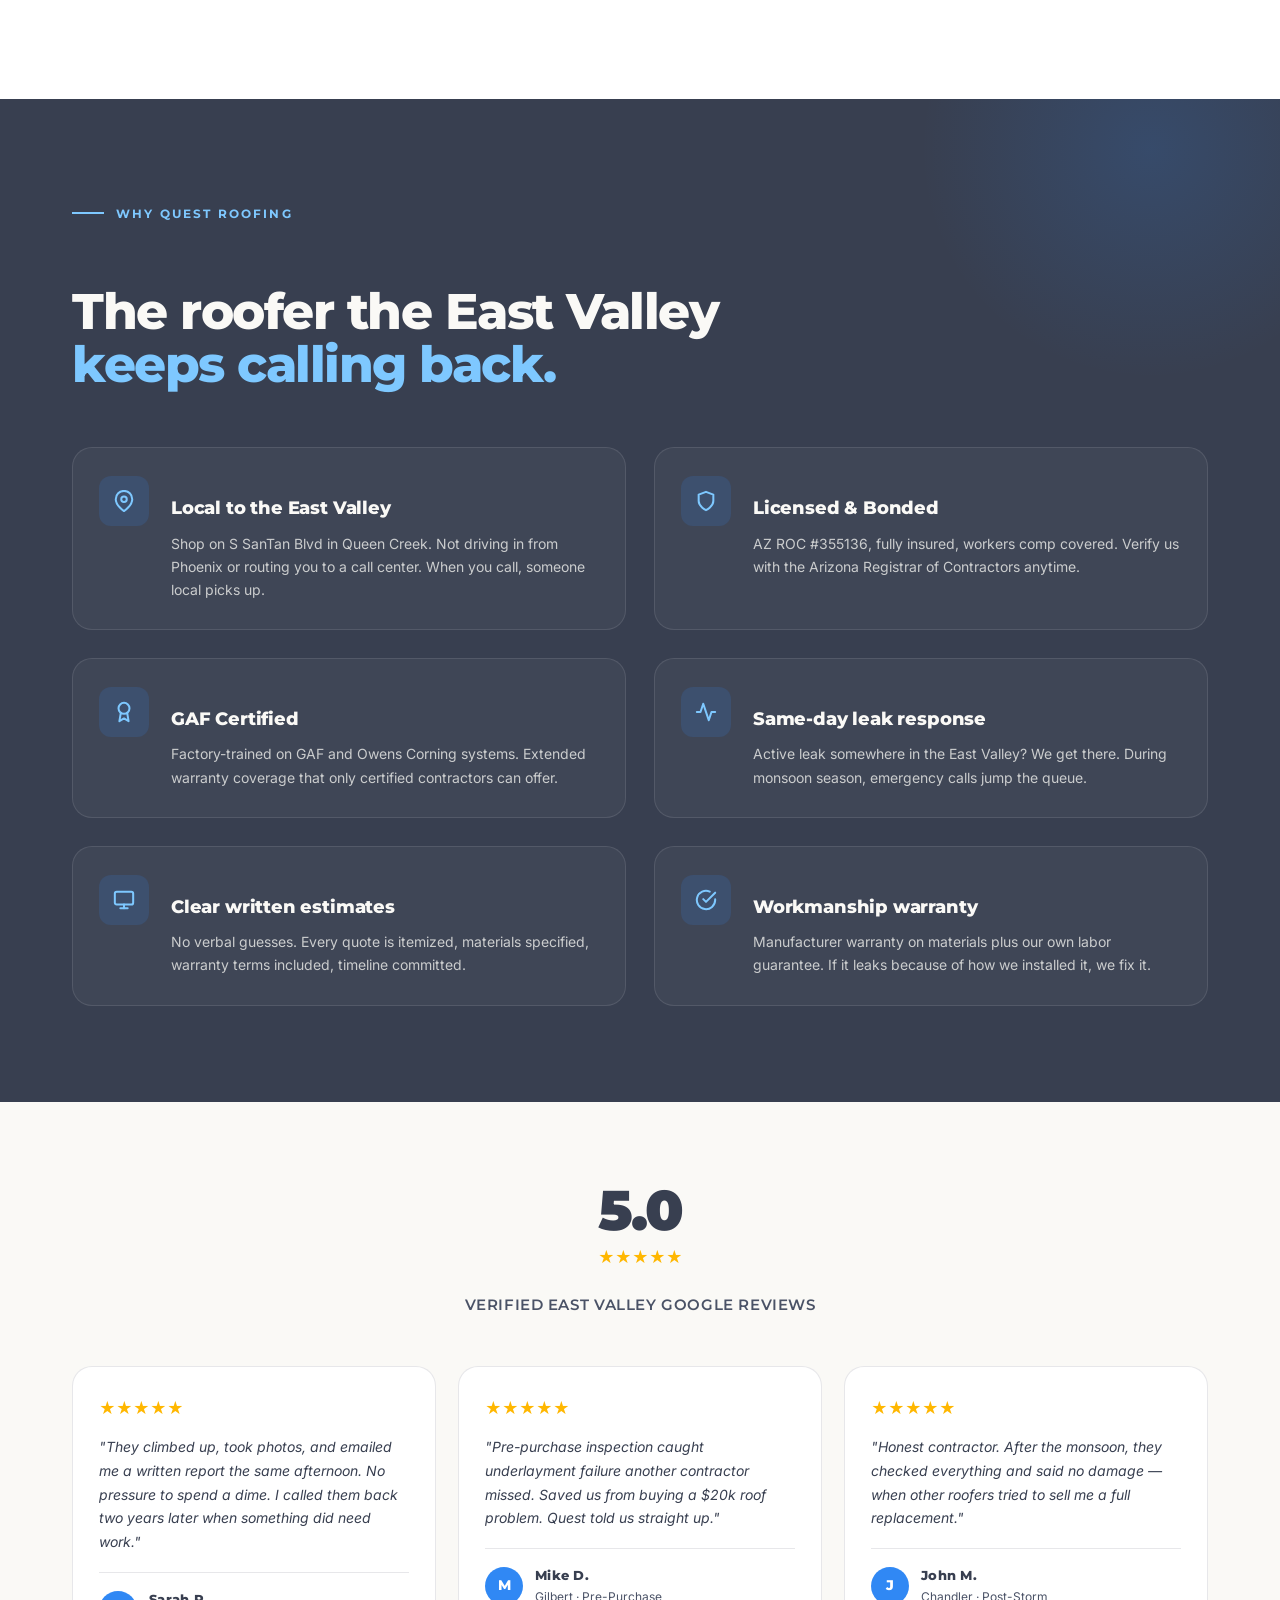
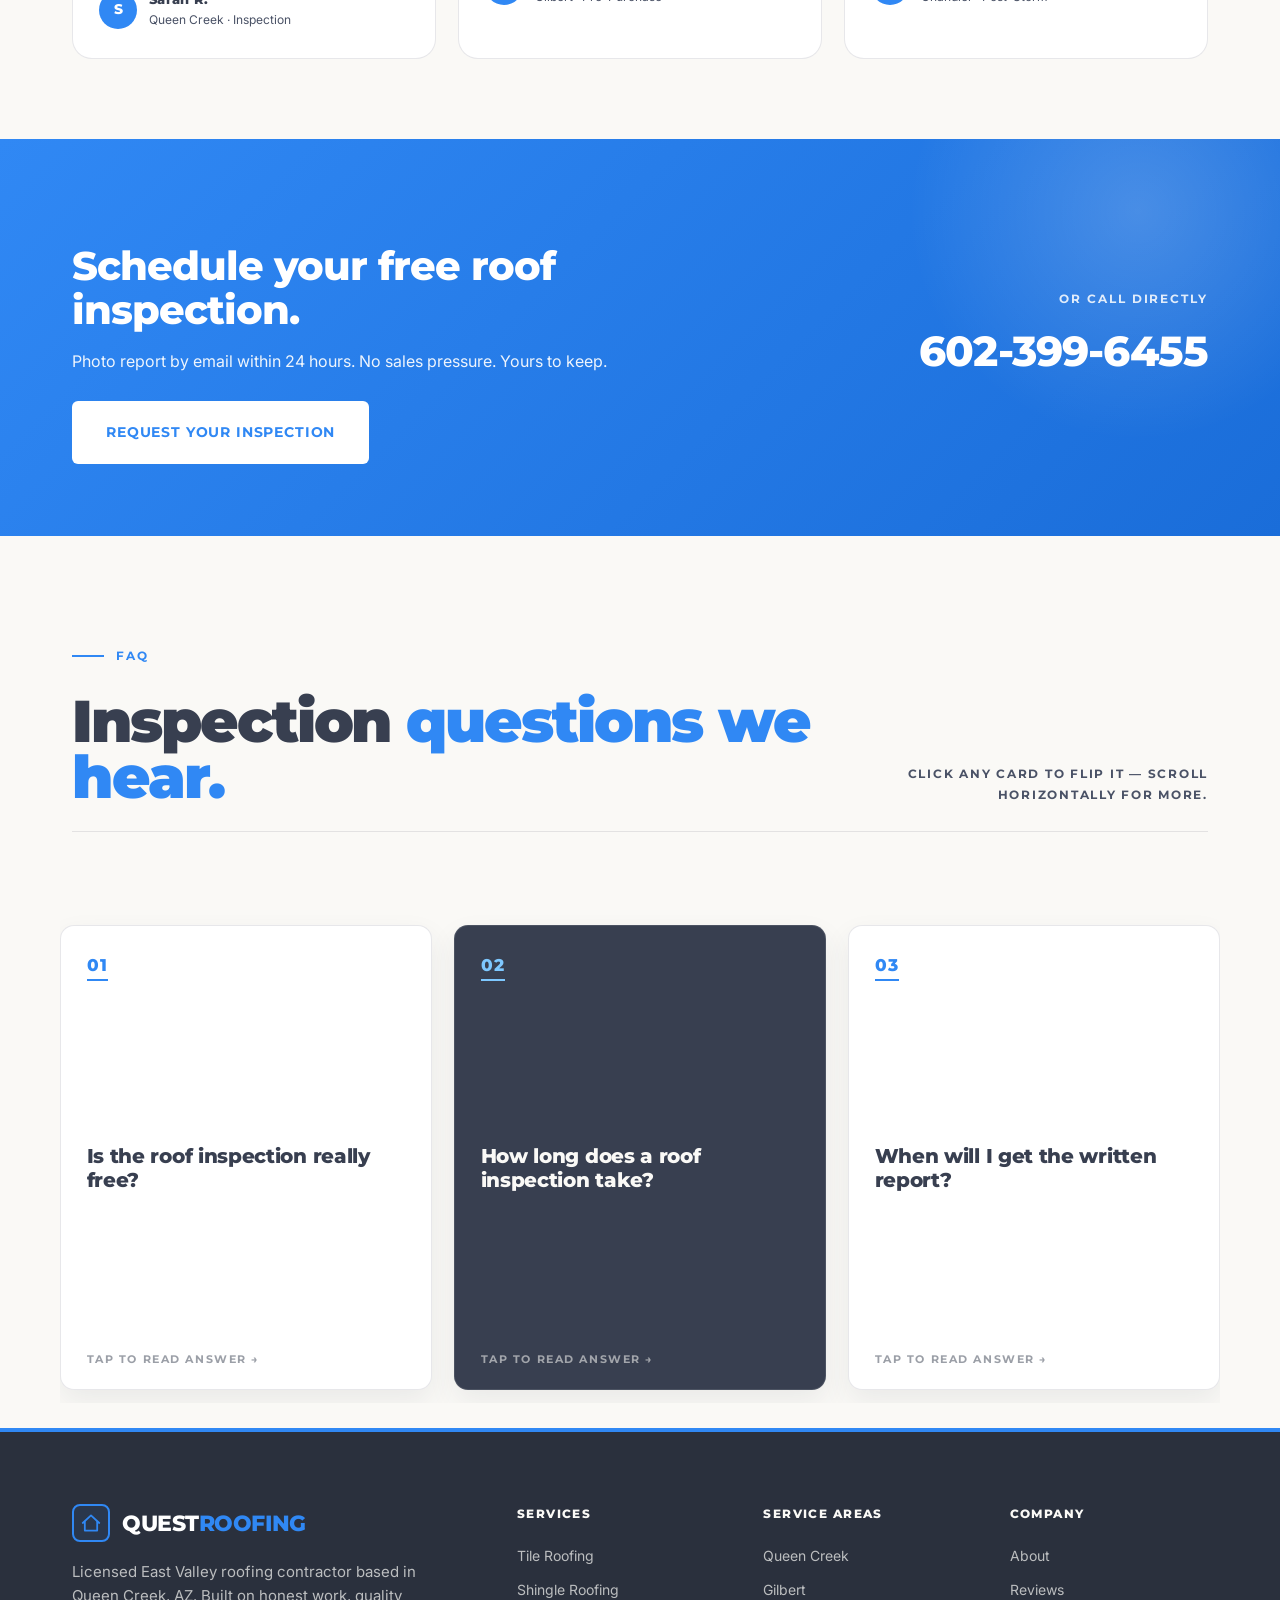
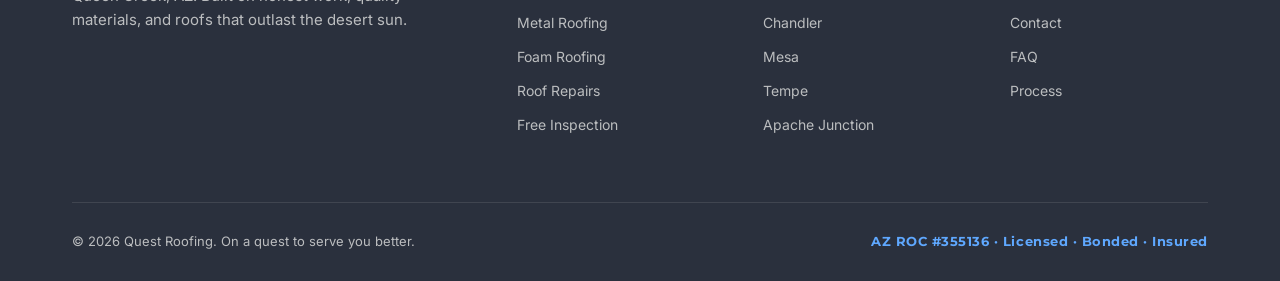
<file: free-roof-inspection.html>
<!DOCTYPE html>
<html lang="en">
<head>
<meta charset="UTF-8" />
<meta name="viewport" content="width=device-width, initial-scale=1.0" />

<title>Free Roof Inspection in Queen Creek & East Valley AZ</title>
<meta name="description" content="Free roof inspections across the East Valley. Pre-purchase, post-storm, real estate, suspected leak. Photo report emailed within 24 hours. AZ ROC #355136." />
<link rel="canonical" href="https://questroofing.com/free-roof-inspection/" />
<meta name="robots" content="index, follow, max-image-preview:large" />
<meta name="geo.region" content="US-AZ" />
<meta name="geo.placename" content="Queen Creek" />
<meta name="geo.position" content="33.2487;-111.6343" />
<meta name="ICBM" content="33.2487, -111.6343" />
<meta name="theme-color" content="#2a303d" />

<meta property="og:type" content="website" />
<meta property="og:url" content="https://questroofing.com/free-roof-inspection/" />
<meta property="og:title" content="Free Roof Inspection — Queen Creek & East Valley | Quest Roofing" />
<meta property="og:description" content="Free roof inspections across the East Valley. Pre-purchase, post-storm, real estate, suspected leak. Photo report emailed within 24 hours. AZ ROC #355136." />
<meta property="og:locale" content="en_US" />

<!-- Fonts -->
<link rel="preconnect" href="https://fonts.googleapis.com" />
<link rel="preconnect" href="https://fonts.gstatic.com" crossorigin />
<link href="https://fonts.googleapis.com/css2?family=Montserrat:wght@500;600;700;800;900&family=Inter:wght@400;500;600;700&display=swap" rel="stylesheet" />

<!-- Stylesheets -->
<link rel="stylesheet" href="nav-footer.css" />
<link rel="stylesheet" href="free-roof-inspection.css" />

<script type="application/ld+json">
{
  "@context": "https://schema.org",
  "@type": "Service",
  "serviceType": "Free Roof Inspection",
  "provider": {
    "@type": "RoofingContractor",
    "name": "Quest Roofing",
    "telephone": "+1-602-399-6455",
    "address": {"@type": "PostalAddress", "streetAddress": "24871 S SanTan Blvd 100-130", "addressLocality": "Queen Creek", "addressRegion": "AZ", "postalCode": "85142", "addressCountry": "US"},
    "url": "https://questroofing.com"
  },
  "areaServed": [
    {"@type": "City", "name": "Queen Creek, AZ"},
    {"@type": "City", "name": "Gilbert, AZ"},
    {"@type": "City", "name": "Chandler, AZ"},
    {"@type": "City", "name": "Mesa, AZ"},
    {"@type": "City", "name": "Tempe, AZ"},
    {"@type": "City", "name": "Apache Junction, AZ"}
  ],
  "name": "Free Roof Inspection",
  "description": "Free roof inspections across the East Valley. Pre-purchase, post-storm, real estate, suspected leak. Photo report emailed within 24 hours. AZ ROC #355136.",
  "url": "https://questroofing.com/free-roof-inspection/"
}
</script>
<script type="application/ld+json">
{
  "@context": "https://schema.org",
  "@type": "BreadcrumbList",
  "itemListElement": [
    {"@type": "ListItem", "position": 1, "name": "Home", "item": "https://questroofing.com/"},
    {"@type": "ListItem", "position": 2, "name": "Services", "item": "https://questroofing.com/services/"},
    {"@type": "ListItem", "position": 3, "name": "Free Roof Inspection", "item": "https://questroofing.com/free-roof-inspection/"}
  ]
}
</script>
</head>
<body>

<div id="navbar-placeholder"></div>

<!-- HERO -->
<section class="page-hero">
  <div class="container">
    <div class="hero-grid">
      <div>
        <div class="hero-eyebrow">
          <svg width="14" height="14" viewBox="0 0 24 24" fill="none" stroke="currentColor" stroke-width="2.5" stroke-linecap="round" stroke-linejoin="round"><circle cx="11" cy="11" r="8"/><line x1="21" y1="21" x2="16.65" y2="16.65"/></svg>
          Free, No Obligation
        </div>
        <h1>Free roof inspections across the <span>East Valley.</span></h1>
        <p class="hero-sub">Buying a home? Selling? Just had a monsoon roll through? We climb up, take photos of everything, and email you a written report. Honest assessment. No sales pressure.</p>
        <div class="hero-ctas">
          <a href="#estimate" class="btn btn-primary btn-large">Schedule My Inspection</a>
          <a href="tel:+16023996455" class="btn btn-secondary btn-large">
            <svg width="16" height="16" viewBox="0 0 24 24" fill="none" stroke="currentColor" stroke-width="2.5" stroke-linecap="round"><path d="M22 16.92v3a2 2 0 0 1-2.18 2 19.79 19.79 0 0 1-8.63-3.07 19.5 19.5 0 0 1-6-6 19.79 19.79 0 0 1-3.07-8.67A2 2 0 0 1 4.11 2h3a2 2 0 0 1 2 1.72c.13 1.05.37 2.08.7 3.06a2 2 0 0 1-.45 2.11L8.09 10.2a16 16 0 0 0 6 6l1.27-1.27a2 2 0 0 1 2.11-.45c.98.33 2.01.57 3.06.7A2 2 0 0 1 22 16.92z"/></svg>
            602-399-6455
          </a>
        </div>
        <div class="hero-trust">
          <div class="hero-trust-item"><svg width="18" height="18" viewBox="0 0 24 24" fill="none" stroke="currentColor" stroke-width="2.2" stroke-linecap="round" stroke-linejoin="round"><path d="M12 22s8-4 8-10V5l-8-3-8 3v7c0 6 8 10 8 10z"/></svg>AZ ROC #355136</div>
          <div class="hero-trust-item"><svg width="18" height="18" viewBox="0 0 24 24" fill="none" stroke="currentColor" stroke-width="2.2" stroke-linecap="round" stroke-linejoin="round"><circle cx="12" cy="8" r="6"/><path d="M15.477 12.89 17 22l-5-3-5 3 1.523-9.11"/></svg>GAF Certified</div>
          <div class="hero-trust-item"><svg width="18" height="18" viewBox="0 0 24 24" fill="currentColor"><path d="M12 2l3.09 6.26L22 9.27l-5 4.87 1.18 6.88L12 17.77l-6.18 3.25L7 14.14 2 9.27l6.91-1.01L12 2z"/></svg>5.0 Google Rated</div>
        </div>
      </div>
      <aside class="hero-card" id="estimate" aria-labelledby="est-title">
        <h3 id="est-title">Schedule Your Inspection</h3>
        <p>Photo report by email within 24 hours. No sales pressure.</p>
        <form>
          <div class="form-row">
            <div class="field"><label for="fn">First Name</label><input id="fn" required /></div>
            <div class="field"><label for="ln">Last Name</label><input id="ln" required /></div>
          </div>
          <div class="field"><label for="ph">Phone</label><input id="ph" type="tel" required /></div>
          <div class="field"><label for="em">Email</label><input id="em" type="email" required /></div>
          <div class="field">
            <label for="ct">City</label>
            <select id="ct" required>
              <option value="">Choose your city</option>
              <option>Queen Creek</option><option>Gilbert</option><option>Chandler</option>
              <option>Mesa</option><option>Tempe</option><option>Apache Junction</option>
              <option>San Tan Valley</option><option>Other East Valley</option>
            </select>
          </div>
          <div class="field">
            <label for="sv">Reason for inspection</label>
            <select id="sv" required>
              <option value="">Choose a reason</option>
              <option>Pre-Purchase</option>
              <option>Pre-Listing / Selling</option>
              <option>Post-Monsoon Damage Check</option>
              <option>Suspected Leak</option>
              <option>Routine Inspection</option>
              <option>Not Sure</option>
            </select>
          </div>
          <button type="submit" class="btn btn-primary btn-large">Request My Inspection</button>
          <p class="hero-card-fine">No spam. No pressure. Licensed AZ contractor.</p>
        </form>
      </aside>
    </div>
  </div>
</section>

<!-- INTRO -->
<section class="intro-block">
  <div class="container-narrow">
    <div class="section-eyebrow">Honest Assessment</div>
    <h2>An honest second opinion on what your roof <span>actually needs.</span></h2>
    <p>Most roof inspections we do don't end with a sale. They end with us telling someone their roof has 5 more good years and to call us when it gets closer. That's the point — if we recommend a roof you don't actually need, you tell two friends and we lose more business than we gain. So we tell the truth.</p>
    <p>We do free inspections for four main reasons across the East Valley: people buying homes who want a real roof opinion (not just the home inspector's once-over), people selling who want to know what to disclose, homeowners who suspect a problem after a monsoon, and homeowners with an active leak who need to know what's wrong.</p>
    <p>You get a written report by email — usually same day, always within 24 hours — with photos of the roof, attic if accessible, and any specific issues found. If we find a problem, we explain what it is, what it'll likely cost to fix, and how urgent it is. That's it.</p>
  </div>
</section>

<!-- KEY STATS -->
<section class="section" style="padding-top: 24px; padding-bottom: 24px;">
  <div class="container">
    <div class="stat-strip">
      <div>
        <span class="stat-num">500+</span>
        <span class="stat-label">Roofs Completed</span>
      </div>
      <div>
        <span class="stat-num">10yr</span>
        <span class="stat-label">Local Experience</span>
      </div>
      <div>
        <span class="stat-num">5.0★</span>
        <span class="stat-label">Google Rating</span>
      </div>
    </div>
  </div>
</section>

<!-- OTHER SERVICES -->
<section class="section">
  <div class="container">
    <div class="section-head">
      <div class="section-eyebrow">Other Services</div>
      <h2>After the inspection, <span>here's what comes next.</span></h2>
      <p>If we find an issue, the fix lands in one of these categories. Browse to understand each one's timeline, cost, and what's involved.</p>
    </div>
    <div class="services-grid">
      <article class="service-card">
        <div class="service-icon"><svg width="24" height="24" viewBox="0 0 24 24" fill="none" stroke="currentColor" stroke-width="2" stroke-linecap="round" stroke-linejoin="round"><path d="M14.7 6.3a1 1 0 0 0 0 1.4l1.6 1.6a1 1 0 0 0 1.4 0l3.77-3.77a6 6 0 0 1-7.94 7.94l-6.91 6.91a2.12 2.12 0 0 1-3-3l6.91-6.91a6 6 0 0 1 7.94-7.94l-3.76 3.76z"/></svg></div>
        <h3>Roof Repair</h3>
        <p>Monsoon damage, broken tiles, leaks, flashing failures. Same-day response for active leaks across the East Valley.</p>
        <a href="roof-repairs.html" class="service-link">Details <svg width="14" height="14" viewBox="0 0 24 24" fill="none" stroke="currentColor" stroke-width="2.5" stroke-linecap="round"><path d="M5 12h14M12 5l7 7-7 7"/></svg></a>
      </article>
      <article class="service-card">
        <div class="service-icon"><svg width="24" height="24" viewBox="0 0 24 24" fill="none" stroke="currentColor" stroke-width="2" stroke-linecap="round" stroke-linejoin="round"><path d="M3 11l9-7 9 7v10a1 1 0 0 1-1 1h-5v-7h-6v7H4a1 1 0 0 1-1-1z"/><path d="M3 11h18"/></svg></div>
        <h3>Tile Roofing</h3>
        <p>Concrete and clay tile installation plus underlayment replacement. The dominant roof type across most East Valley subdivisions.</p>
        <a href="tile-roofing.html" class="service-link">Details <svg width="14" height="14" viewBox="0 0 24 24" fill="none" stroke="currentColor" stroke-width="2.5" stroke-linecap="round"><path d="M5 12h14M12 5l7 7-7 7"/></svg></a>
      </article>
      <article class="service-card">
        <div class="service-icon"><svg width="24" height="24" viewBox="0 0 24 24" fill="none" stroke="currentColor" stroke-width="2" stroke-linecap="round" stroke-linejoin="round"><path d="M4 10l8-6 8 6"/><path d="M4 10v10h16V10"/><path d="M4 14h16M4 18h16"/></svg></div>
        <h3>Shingle Roofing</h3>
        <p>Architectural asphalt shingle from GAF and Owens Corning. Newer East Valley subdivisions and cost-effective replacements.</p>
        <a href="shingle-roofing.html" class="service-link">Details <svg width="14" height="14" viewBox="0 0 24 24" fill="none" stroke="currentColor" stroke-width="2.5" stroke-linecap="round"><path d="M5 12h14M12 5l7 7-7 7"/></svg></a>
      </article>
      <article class="service-card">
        <div class="service-icon"><svg width="24" height="24" viewBox="0 0 24 24" fill="none" stroke="currentColor" stroke-width="2" stroke-linecap="round" stroke-linejoin="round"><path d="M2 12s3-7 10-7 10 7 10 7-3 7-10 7-10-7-10-7z"/><circle cx="12" cy="12" r="3"/></svg></div>
        <h3>Foam Roofing</h3>
        <p>Spray polyurethane foam (SPF) for flat and low-slope roofs. Recoats every 5–10 years extend life for decades.</p>
        <a href="foam-roof.html" class="service-link">Details <svg width="14" height="14" viewBox="0 0 24 24" fill="none" stroke="currentColor" stroke-width="2.5" stroke-linecap="round"><path d="M5 12h14M12 5l7 7-7 7"/></svg></a>
      </article>
      <article class="service-card">
        <div class="service-icon"><svg width="24" height="24" viewBox="0 0 24 24" fill="none" stroke="currentColor" stroke-width="2" stroke-linecap="round" stroke-linejoin="round"><path d="M3 9l9-7 9 7v12H3z"/><line x1="3" y1="13" x2="21" y2="13"/></svg></div>
        <h3>Metal Roofing</h3>
        <p>Standing seam and exposed-fastener metal roofs. Reflects desert heat, shrugs off monsoon wind, often outlasts the house.</p>
        <a href="metal-roofing.html" class="service-link">Details <svg width="14" height="14" viewBox="0 0 24 24" fill="none" stroke="currentColor" stroke-width="2.5" stroke-linecap="round"><path d="M5 12h14M12 5l7 7-7 7"/></svg></a>
      </article>
      <article class="service-card">
        <div class="service-icon"><svg width="24" height="24" viewBox="0 0 24 24" fill="none" stroke="currentColor" stroke-width="2" stroke-linecap="round" stroke-linejoin="round"><path d="M21 10c0 7-9 13-9 13s-9-6-9-13a9 9 0 0 1 18 0z"/><circle cx="12" cy="10" r="3"/></svg></div>
        <h3>Queen Creek HQ</h3>
        <p>Local shop on S SanTan Blvd. Same-day response across the East Valley. We're not driving in from Phoenix — we're around the corner.</p>
        <a href="roofing-queen-creek-az.html" class="service-link">Details <svg width="14" height="14" viewBox="0 0 24 24" fill="none" stroke="currentColor" stroke-width="2.5" stroke-linecap="round"><path d="M5 12h14M12 5l7 7-7 7"/></svg></a>
      </article>
    </div>
  </div>
</section>

<!-- LONG CONTENT -->
<section class="long-content">
  <div class="container-narrow">

    <h2>What we actually look at on an inspection</h2>
    <p>An inspection isn't a glance from the driveway. We climb the roof, walk it, photograph it, and check the attic when we can. The full checklist:</p>

    <h3>Roof surface</h3>
    <ul>
      <li><strong>Tile condition:</strong> broken, slipped, missing, cracked tiles. Spot-checks of underlayment exposure.</li>
      <li><strong>Shingle condition:</strong> granule loss, curling, lifting, cupping, missing tabs.</li>
      <li><strong>Foam condition:</strong> coating thickness, blisters, ponding water marks, UV degradation.</li>
      <li><strong>Metal panels:</strong> fastener condition, panel deformation, rust, sealant condition.</li>
      <li><strong>Ridge and hip caps:</strong> mortar condition, lifted caps, missing pieces.</li>
    </ul>

    <h3>Penetrations and flashing</h3>
    <ul>
      <li>Plumbing vent boots — the rubber gasket condition (most common leak source in AZ)</li>
      <li>Skylights — flashing, sealant, glazing</li>
      <li>Chimney flashing if applicable</li>
      <li>Roof-mounted HVAC curbs and seals</li>
      <li>Solar panel mounting penetrations</li>
      <li>Wall flashing where the roof meets a vertical wall</li>
    </ul>

    <h3>Drainage</h3>
    <ul>
      <li>Scuppers, primary and overflow drains on flat roofs</li>
      <li>Gutter condition and slope (where present)</li>
      <li>Evidence of ponding water</li>
      <li>Valley flashing and debris</li>
    </ul>

    <h3>Attic (when accessible)</h3>
    <ul>
      <li>Decking condition from underneath</li>
      <li>Active or historic moisture stains</li>
      <li>Daylight visible through deck (almost always a problem)</li>
      <li>Insulation moisture damage</li>
      <li>Ventilation: intake and exhaust adequacy</li>
    </ul>

    <p>The whole process takes 30–60 minutes on most East Valley homes. Larger acreage properties or steep cut-up roofs take longer.</p>

    <div class="callout">
      <p><strong>About home inspector roof reports:</strong> A general home inspector typically does not walk the roof — they look from a ladder at the eaves or use binoculars from the ground. That's why a separate roof inspection during a home purchase is worth it: most issues we find were never visible from the perimeter.</p>
    </div>

    <h2>The four reasons people request an inspection</h2>

    <h3>Pre-purchase home inspection</h3>
    <p>You're under contract on an East Valley home and the home inspection report says "appears to be in serviceable condition." Translation: the inspector didn't actually walk it. Get a real roof inspection during your due diligence period. We've found $15,000+ underlayment failures on homes that home inspectors said looked fine.</p>

    <h3>Pre-listing inspection (selling)</h3>
    <p>If you're listing your home, knowing your roof condition before the buyer's inspector finds something gives you control. Fix issues proactively, price the issue into the home, or be ready with a credit offer when it comes up.</p>

    <h3>Post-monsoon damage check</h3>
    <p>If a serious monsoon ripped through your area and you want to know if there's damage before it shows up as a leak, request an inspection. We document everything with photos. If there's storm damage that warrants an insurance claim, you'll have the evidence ready.</p>

    <h3>Suspected leak or problem</h3>
    <p>You see a stain on the ceiling. You hear water during a storm. Drywall is bubbling. We come find the source. Most of the time the actual roof leak is 5–15 feet from where the interior damage is showing, because water travels along the roof deck before dripping through.</p>

    <h2>What you get after the inspection</h2>
    <p>Within 24 hours of the inspection (usually same day), you get an email with:</p>
    <ul>
      <li><strong>Photos.</strong> The roof from multiple angles, close-ups of any issues found, attic shots if accessible.</li>
      <li><strong>Written summary.</strong> Plain English. What's working, what's marginal, what needs attention.</li>
      <li><strong>Roof age estimate.</strong> Based on visible material wear.</li>
      <li><strong>Estimated remaining life.</strong> Realistic, not alarmist.</li>
      <li><strong>Repair recommendations if applicable.</strong> What needs to be addressed, in priority order, with rough cost ranges.</li>
      <li><strong>No pressure to do work with us.</strong> If you want to take the report and shop it around, that's fine.</li>
    </ul>

    <div class="neighborhoods">
      <h3>East Valley areas we cover</h3>
      <ul class="neighborhoods-list">
        <li>Queen Creek</li>
        <li>Gilbert</li>
        <li>Chandler</li>
        <li>Mesa</li>
        <li>Tempe</li>
        <li>Apache Junction</li>
        <li>San Tan Valley</li>
        <li>Power Ranch</li>
        <li>Eastmark</li>
      </ul>
    </div>

  </div>
</section>

<!-- WHY US -->
<section class="why-us">
  <div class="container">
    <div class="section-head">
      <div class="section-eyebrow">Why Quest Roofing</div>
      <h2>The roofer the East Valley <span>keeps calling back.</span></h2>
    </div>
    <div class="why-grid">
      <div class="why-item">
        <div class="why-icon"><svg width="22" height="22" viewBox="0 0 24 24" fill="none" stroke="currentColor" stroke-width="2.2" stroke-linecap="round" stroke-linejoin="round"><path d="M21 10c0 7-9 13-9 13s-9-6-9-13a9 9 0 0 1 18 0z"/><circle cx="12" cy="10" r="3"/></svg></div>
        <div><h3>Local to the East Valley</h3><p>Shop on S SanTan Blvd in Queen Creek. Not driving in from Phoenix or routing you to a call center. When you call, someone local picks up.</p></div>
      </div>
      <div class="why-item">
        <div class="why-icon"><svg width="22" height="22" viewBox="0 0 24 24" fill="none" stroke="currentColor" stroke-width="2.2" stroke-linecap="round" stroke-linejoin="round"><path d="M12 22s8-4 8-10V5l-8-3-8 3v7c0 6 8 10 8 10z"/></svg></div>
        <div><h3>Licensed & Bonded</h3><p>AZ ROC #355136, fully insured, workers comp covered. Verify us with the Arizona Registrar of Contractors anytime.</p></div>
      </div>
      <div class="why-item">
        <div class="why-icon"><svg width="22" height="22" viewBox="0 0 24 24" fill="none" stroke="currentColor" stroke-width="2.2" stroke-linecap="round" stroke-linejoin="round"><circle cx="12" cy="8" r="6"/><path d="M15.477 12.89 17 22l-5-3-5 3 1.523-9.11"/></svg></div>
        <div><h3>GAF Certified</h3><p>Factory-trained on GAF and Owens Corning systems. Extended warranty coverage that only certified contractors can offer.</p></div>
      </div>
      <div class="why-item">
        <div class="why-icon"><svg width="22" height="22" viewBox="0 0 24 24" fill="none" stroke="currentColor" stroke-width="2.2" stroke-linecap="round" stroke-linejoin="round"><polyline points="22 12 18 12 15 21 9 3 6 12 2 12"/></svg></div>
        <div><h3>Same-day leak response</h3><p>Active leak somewhere in the East Valley? We get there. During monsoon season, emergency calls jump the queue.</p></div>
      </div>
      <div class="why-item">
        <div class="why-icon"><svg width="22" height="22" viewBox="0 0 24 24" fill="none" stroke="currentColor" stroke-width="2.2" stroke-linecap="round" stroke-linejoin="round"><rect x="2" y="3" width="20" height="14" rx="2"/><line x1="8" y1="21" x2="16" y2="21"/><line x1="12" y1="17" x2="12" y2="21"/></svg></div>
        <div><h3>Clear written estimates</h3><p>No verbal guesses. Every quote is itemized, materials specified, warranty terms included, timeline committed.</p></div>
      </div>
      <div class="why-item">
        <div class="why-icon"><svg width="22" height="22" viewBox="0 0 24 24" fill="none" stroke="currentColor" stroke-width="2.2" stroke-linecap="round" stroke-linejoin="round"><path d="M22 11.08V12a10 10 0 1 1-5.93-9.14"/><polyline points="22 4 12 14.01 9 11.01"/></svg></div>
        <div><h3>Workmanship warranty</h3><p>Manufacturer warranty on materials plus our own labor guarantee. If it leaks because of how we installed it, we fix it.</p></div>
      </div>
    </div>
  </div>
</section>

<!-- REVIEWS -->
<section class="reviews-strip">
  <div class="container">
    <div class="reviews-strip-head">
      <div class="rating-big">5.0</div>
      <div class="stars">★★★★★</div>
      <p>Verified East Valley Google Reviews</p>
    </div>
    <div class="reviews-row">
      <div class="review-mini">
        <div class="review-mini-stars">★★★★★</div>
        <p>"They climbed up, took photos, and emailed me a written report the same afternoon. No pressure to spend a dime. I called them back two years later when something did need work."</p>
        <div class="review-mini-author"><div class="review-mini-avatar">S</div><div><div class="review-mini-name">Sarah R.</div><div class="review-mini-meta">Queen Creek · Inspection</div></div></div>
      </div>
      <div class="review-mini">
        <div class="review-mini-stars">★★★★★</div>
        <p>"Pre-purchase inspection caught underlayment failure another contractor missed. Saved us from buying a $20k roof problem. Quest told us straight up."</p>
        <div class="review-mini-author"><div class="review-mini-avatar">M</div><div><div class="review-mini-name">Mike D.</div><div class="review-mini-meta">Gilbert · Pre-Purchase</div></div></div>
      </div>
      <div class="review-mini">
        <div class="review-mini-stars">★★★★★</div>
        <p>"Honest contractor. After the monsoon, they checked everything and said no damage — when other roofers tried to sell me a full replacement."</p>
        <div class="review-mini-author"><div class="review-mini-avatar">J</div><div><div class="review-mini-name">John M.</div><div class="review-mini-meta">Chandler · Post-Storm</div></div></div>
      </div>
    </div>
  </div>
</section>

<!-- CTA -->
<section class="cta-band">
  <div class="container">
    <div class="cta-inner">
      <div>
        <h2>Schedule your free roof inspection.</h2>
        <p>Photo report by email within 24 hours. No sales pressure. Yours to keep.</p>
        <a href="#estimate" class="btn btn-large">Request Your Inspection</a>
      </div>
      <div class="cta-phone">
        <div class="cta-phone-label">Or call directly</div>
        <a href="tel:+16023996455" class="cta-phone-num">602-399-6455</a>
      </div>
    </div>
  </div>
</section>

<!-- FAQ -->
<section class="faq-section">
  <div class="container">
    <div class="faq-header-row">
      <div>
        <div class="section-eyebrow">FAQ</div>
        <h2 class="faq-headline">Inspection <span>questions we hear.</span></h2>
      </div>
      <p class="faq-hint">Click any card to flip it &mdash; scroll horizontally for more.</p>
    </div>
  </div>

  <div class="faq-rail-wrap">
    <div class="faq-rail">
      <button class="faq-card" type="button" aria-pressed="false">
        <div class="faq-card-inner">
          <div class="faq-card-face faq-card-front">
            <span class="faq-card-num">01</span>
            <h3 class="faq-card-question">Is the roof inspection really free?</h3>
            <span class="faq-card-flip-hint">Tap to read answer →</span>
          </div>
          <div class="faq-card-face faq-card-back">
            <span class="faq-card-num faq-card-num-back">01</span>
            <p>Yes. Free across the East Valley. We don't charge for the inspection or the written report. Most inspections don't end with a sale right away — they end with us building trust, and you calling us months or years later when something does need work.</p>
            <span class="faq-card-flip-hint">← Tap to flip back</span>
          </div>
        </div>
      </button>
      <button class="faq-card" type="button" aria-pressed="false">
        <div class="faq-card-inner">
          <div class="faq-card-face faq-card-front">
            <span class="faq-card-num">02</span>
            <h3 class="faq-card-question">How long does a roof inspection take?</h3>
            <span class="faq-card-flip-hint">Tap to read answer →</span>
          </div>
          <div class="faq-card-face faq-card-back">
            <span class="faq-card-num faq-card-num-back">02</span>
            <p>30–60 minutes on most single-story East Valley homes. Larger acreage properties, two-story homes, or cut-up complex roofs take longer.</p>
            <span class="faq-card-flip-hint">← Tap to flip back</span>
          </div>
        </div>
      </button>
      <button class="faq-card" type="button" aria-pressed="false">
        <div class="faq-card-inner">
          <div class="faq-card-face faq-card-front">
            <span class="faq-card-num">03</span>
            <h3 class="faq-card-question">When will I get the written report?</h3>
            <span class="faq-card-flip-hint">Tap to read answer →</span>
          </div>
          <div class="faq-card-face faq-card-back">
            <span class="faq-card-num faq-card-num-back">03</span>
            <p>Same day if the inspection happens before mid-afternoon, otherwise the next morning. Always within 24 hours. Email with photos and written summary.</p>
            <span class="faq-card-flip-hint">← Tap to flip back</span>
          </div>
        </div>
      </button>
      <button class="faq-card" type="button" aria-pressed="false">
        <div class="faq-card-inner">
          <div class="faq-card-face faq-card-front">
            <span class="faq-card-num">04</span>
            <h3 class="faq-card-question">Do you have to climb on the roof?</h3>
            <span class="faq-card-flip-hint">Tap to read answer →</span>
          </div>
          <div class="faq-card-face faq-card-back">
            <span class="faq-card-num faq-card-num-back">04</span>
            <p>We climb. You can't honestly inspect a roof from the ground or a ladder at the eaves. If a roofer says they can inspect from the ground, that's not a real inspection.</p>
            <span class="faq-card-flip-hint">← Tap to flip back</span>
          </div>
        </div>
      </button>
      <button class="faq-card" type="button" aria-pressed="false">
        <div class="faq-card-inner">
          <div class="faq-card-face faq-card-front">
            <span class="faq-card-num">05</span>
            <h3 class="faq-card-question">Will an inspection damage my roof?</h3>
            <span class="faq-card-flip-hint">Tap to read answer →</span>
          </div>
          <div class="faq-card-face faq-card-back">
            <span class="faq-card-num faq-card-num-back">05</span>
            <p>No. We're trained to walk tile, shingle, foam, and metal correctly. Tile in particular requires walking on the lower third of each tile so it doesn't crack.</p>
            <span class="faq-card-flip-hint">← Tap to flip back</span>
          </div>
        </div>
      </button>
      <button class="faq-card" type="button" aria-pressed="false">
        <div class="faq-card-inner">
          <div class="faq-card-face faq-card-front">
            <span class="faq-card-num">06</span>
            <h3 class="faq-card-question">Can you inspect if I'm buying a home and not the owner?</h3>
            <span class="faq-card-flip-hint">Tap to read answer →</span>
          </div>
          <div class="faq-card-face faq-card-back">
            <span class="faq-card-num faq-card-num-back">06</span>
            <p>Yes, very common. Buyer's agent or buyer can request it during the inspection contingency. We just need permission from the listing agent or seller to be on the property.</p>
            <span class="faq-card-flip-hint">← Tap to flip back</span>
          </div>
        </div>
      </button>
      <button class="faq-card" type="button" aria-pressed="false">
        <div class="faq-card-inner">
          <div class="faq-card-face faq-card-front">
            <span class="faq-card-num">07</span>
            <h3 class="faq-card-question">Am I obligated to use you if you find something?</h3>
            <span class="faq-card-flip-hint">Tap to read answer →</span>
          </div>
          <div class="faq-card-face faq-card-back">
            <span class="faq-card-num faq-card-num-back">07</span>
            <p>Not at all. The report is yours. If you want to take it and get other quotes, please do — that's healthy. We earn the work by being honest and competitive on the quote.</p>
            <span class="faq-card-flip-hint">← Tap to flip back</span>
          </div>
        </div>
      </button>
      <button class="faq-card" type="button" aria-pressed="false">
        <div class="faq-card-inner">
          <div class="faq-card-face faq-card-front">
            <span class="faq-card-num">08</span>
            <h3 class="faq-card-question">How is this different from a home inspector's roof inspection?</h3>
            <span class="faq-card-flip-hint">Tap to read answer →</span>
          </div>
          <div class="faq-card-face faq-card-back">
            <span class="faq-card-num faq-card-num-back">08</span>
            <p>Big difference. A general home inspector typically does not walk the roof. A roofing contractor walks the roof, knows what to look for, and writes a much more detailed assessment. The two reports are complementary, not duplicate.</p>
            <span class="faq-card-flip-hint">← Tap to flip back</span>
          </div>
        </div>
      </button>
    </div>
  </div>
</section>

<!-- FOOTER -->
<footer class="site-footer">
  <div class="container">
    <div class="footer-grid">
      <div class="footer-brand">
        <a href="index.html" class="logo">
          <span class="logo-mark" aria-hidden="true">
            <svg viewBox="0 0 32 32" width="22" height="22" fill="none" stroke="currentColor" stroke-width="2.6" stroke-linecap="round" stroke-linejoin="round"><path d="M4 16 L16 5 L28 16"></path><path d="M7 14 L7 27 L25 27 L25 14"></path></svg>
          </span>
          <span class="logo-text">Quest<span class="text-orange">Roofing</span></span>
        </a>
        <p>Licensed East Valley roofing contractor based in Queen Creek, AZ. Built on honest work, quality materials, and roofs that outlast the desert sun.</p>
      </div>
      <div class="footer-col">
        <h4>Services</h4>
        <ul>
          <li><a href="tile-roofing.html">Tile Roofing</a></li>
          <li><a href="shingle-roofing.html">Shingle Roofing</a></li>
          <li><a href="metal-roofing.html">Metal Roofing</a></li>
          <li><a href="foam-roof.html">Foam Roofing</a></li>
          <li><a href="roof-repairs.html">Roof Repairs</a></li>
          <li><a href="free-roof-inspection.html">Free Inspection</a></li>
        </ul>
      </div>
      <div class="footer-col">
        <h4>Service Areas</h4>
        <ul>
          <li><a href="roofing-queen-creek-az.html">Queen Creek</a></li>
          <li><a href="index.html#service-areas">Gilbert</a></li>
          <li><a href="index.html#service-areas">Chandler</a></li>
          <li><a href="index.html#service-areas">Mesa</a></li>
          <li><a href="index.html#service-areas">Tempe</a></li>
          <li><a href="index.html#service-areas">Apache Junction</a></li>
        </ul>
      </div>
      <div class="footer-col">
        <h4>Company</h4>
        <ul>
          <li><a href="index.html#about">About</a></li>
          <li><a href="index.html#reviews">Reviews</a></li>
          <li><a href="index.html#contact">Contact</a></li>
          <li><a href="index.html#resources">FAQ</a></li>
          <li><a href="index.html#process">Process</a></li>
        </ul>
      </div>
    </div>
    <div class="footer-bottom">
      <div>© 2026 Quest Roofing. On a quest to serve you better.</div>
      <div class="footer-license">AZ ROC #355136 · Licensed · Bonded · Insured</div>
    </div>
  </div>
</footer>

<!-- MOBILE FLOAT -->
<div class="mobile-float">
  <a href="tel:+16023996455" class="btn btn-outline">
    <svg width="14" height="14" viewBox="0 0 24 24" fill="none" stroke="currentColor" stroke-width="2.5" stroke-linecap="round"><path d="M22 16.92v3a2 2 0 0 1-2.18 2 19.79 19.79 0 0 1-8.63-3.07 19.5 19.5 0 0 1-6-6 19.79 19.79 0 0 1-3.07-8.67A2 2 0 0 1 4.11 2h3a2 2 0 0 1 2 1.72c.13 1.05.37 2.08.7 3.06a2 2 0 0 1-.45 2.11L8.09 10.2a16 16 0 0 0 6 6l1.27-1.27a2 2 0 0 1 2.11-.45c.98.33 2.01.57 3.06.7A2 2 0 0 1 22 16.92z"/></svg>
    Call
  </a>
  <a href="#estimate" class="btn btn-primary">Free Inspection</a>
</div>

<!-- Scripts -->
<script src="navbar.js"></script>
<script src="free-roof-inspection.js"></script>
</body>
</html>
</file>
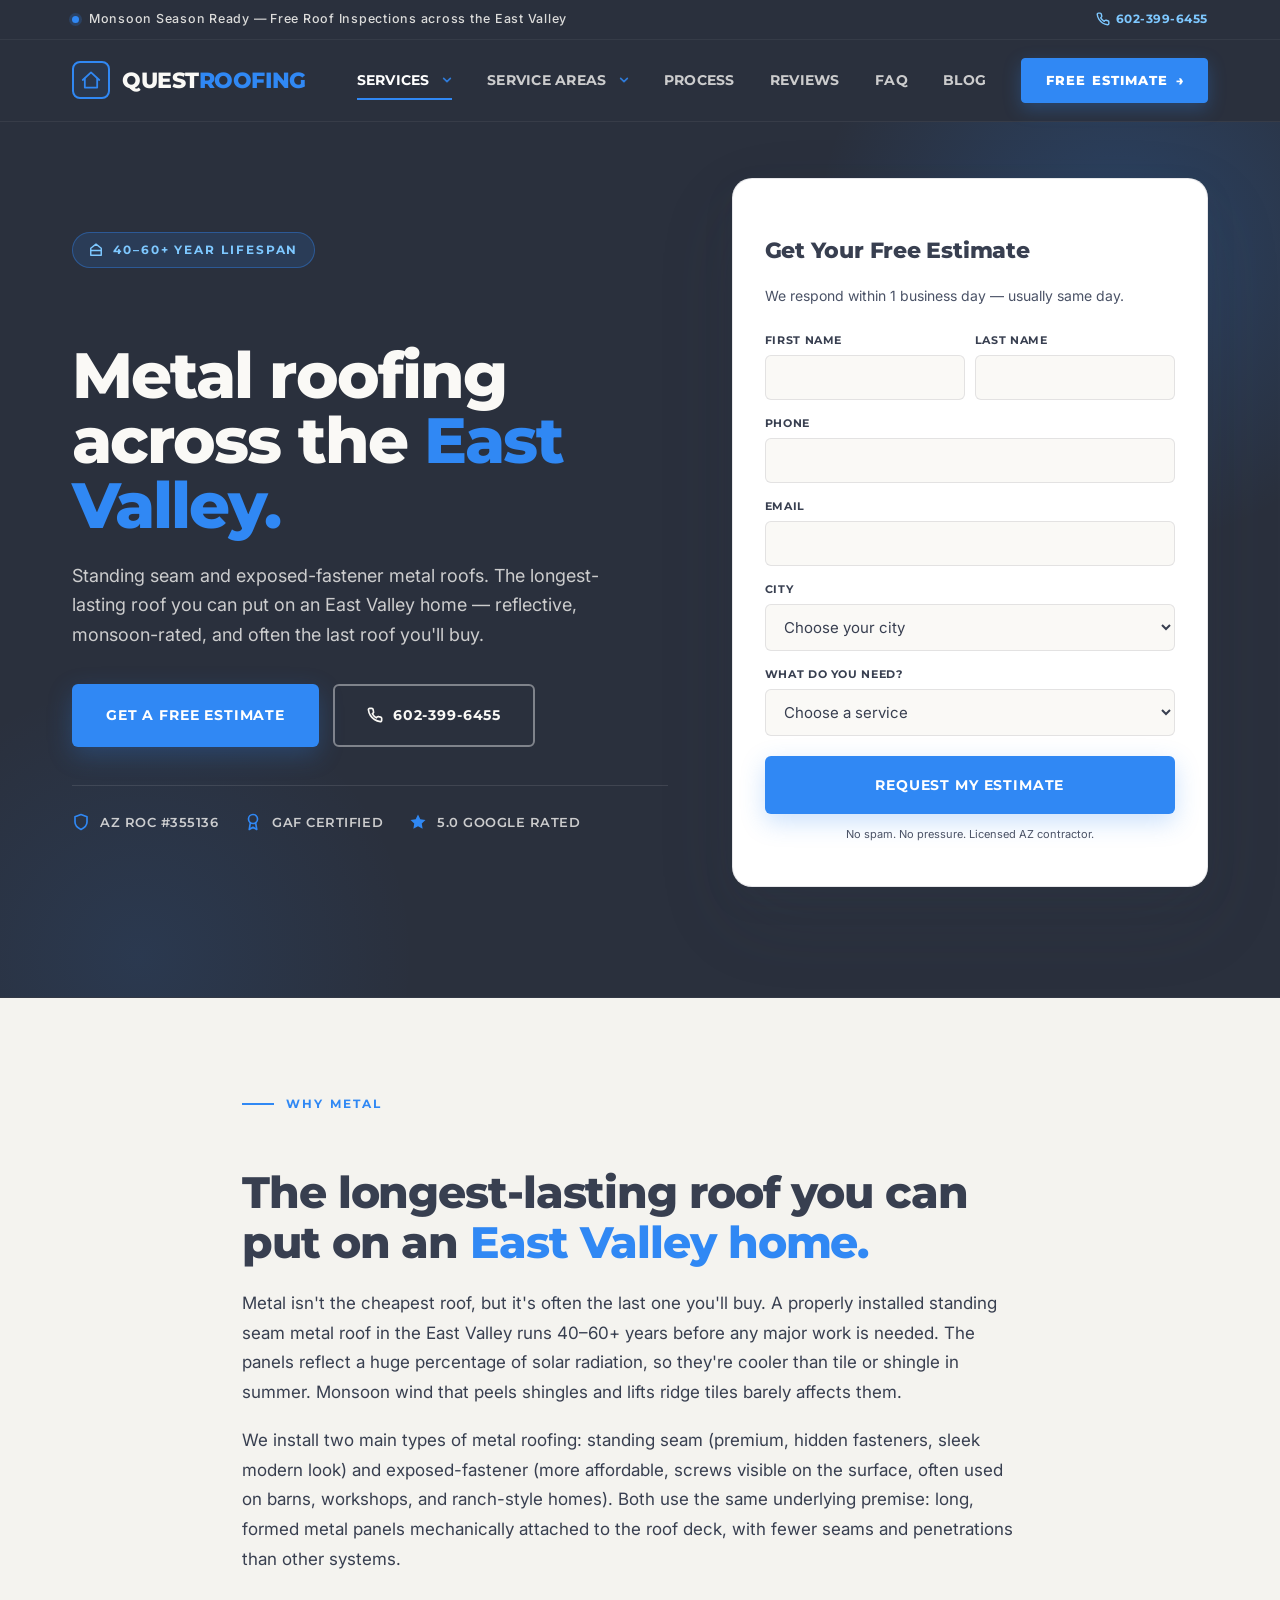
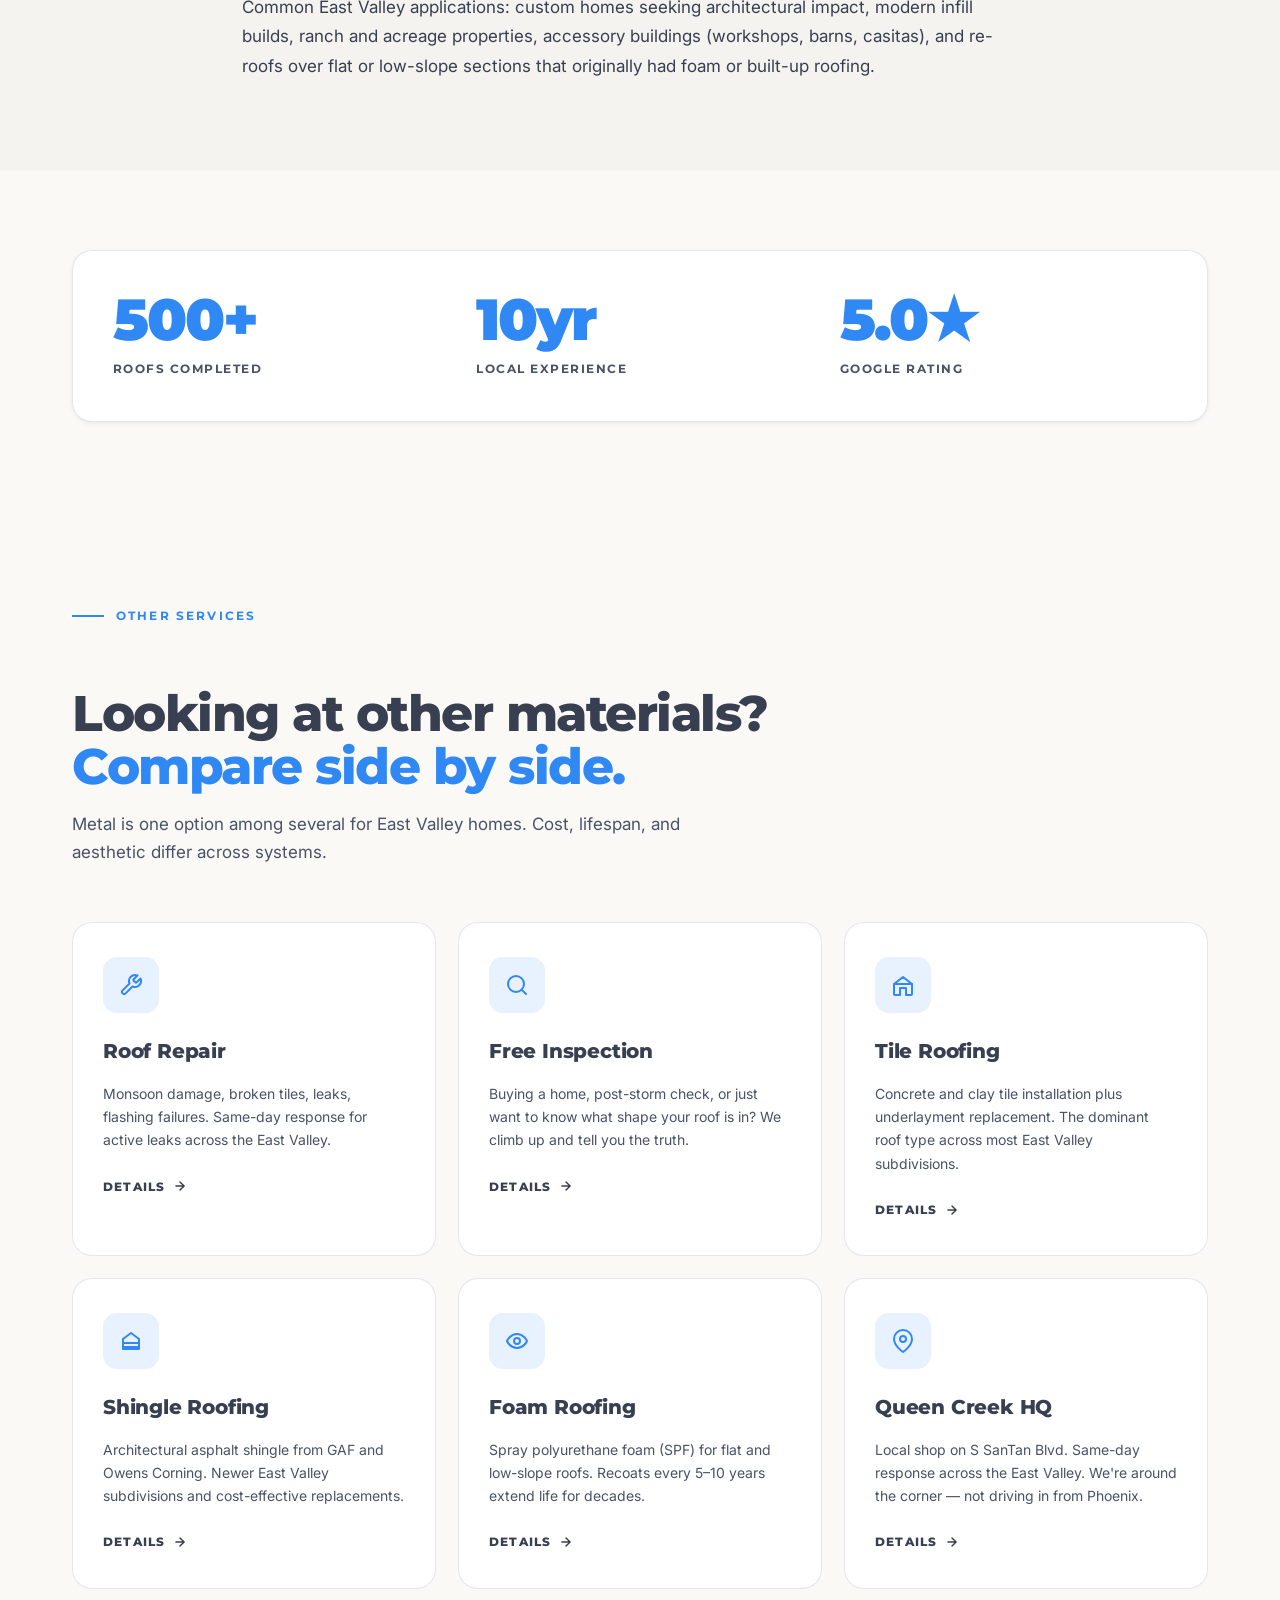
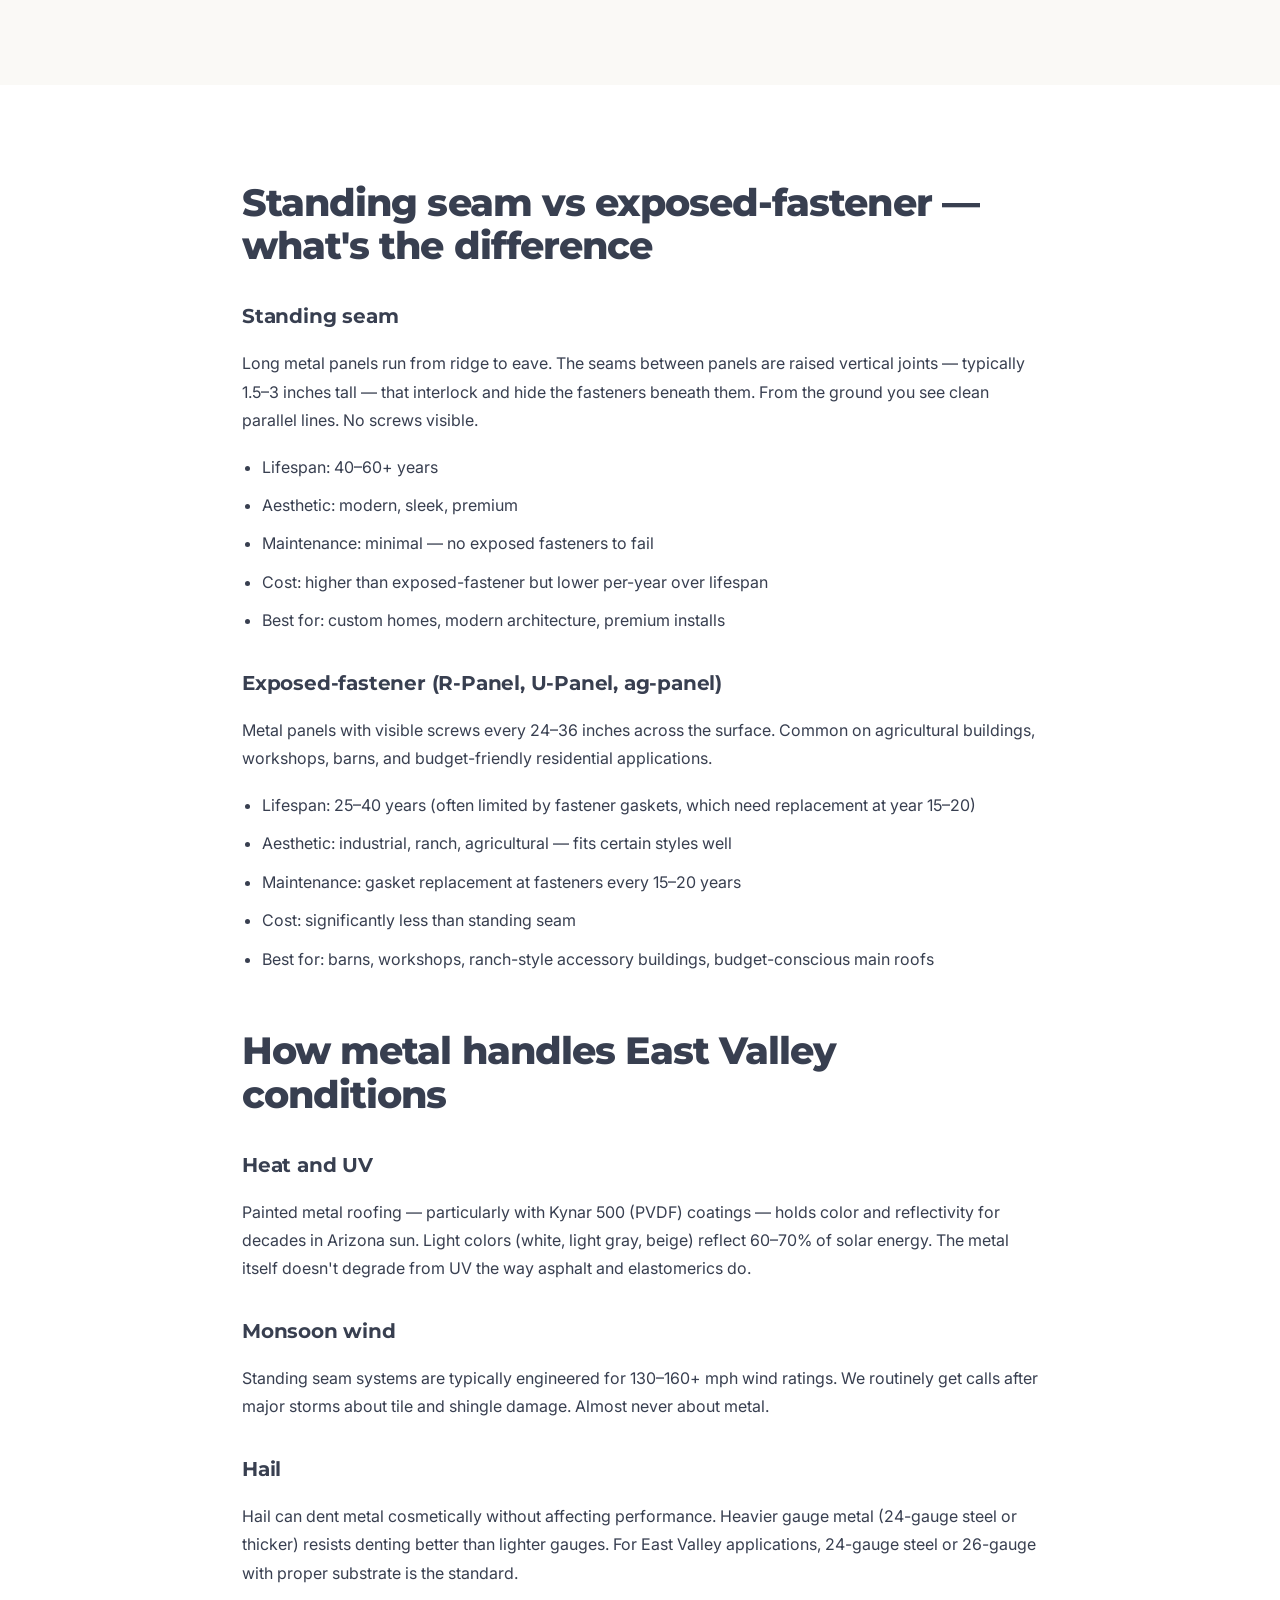
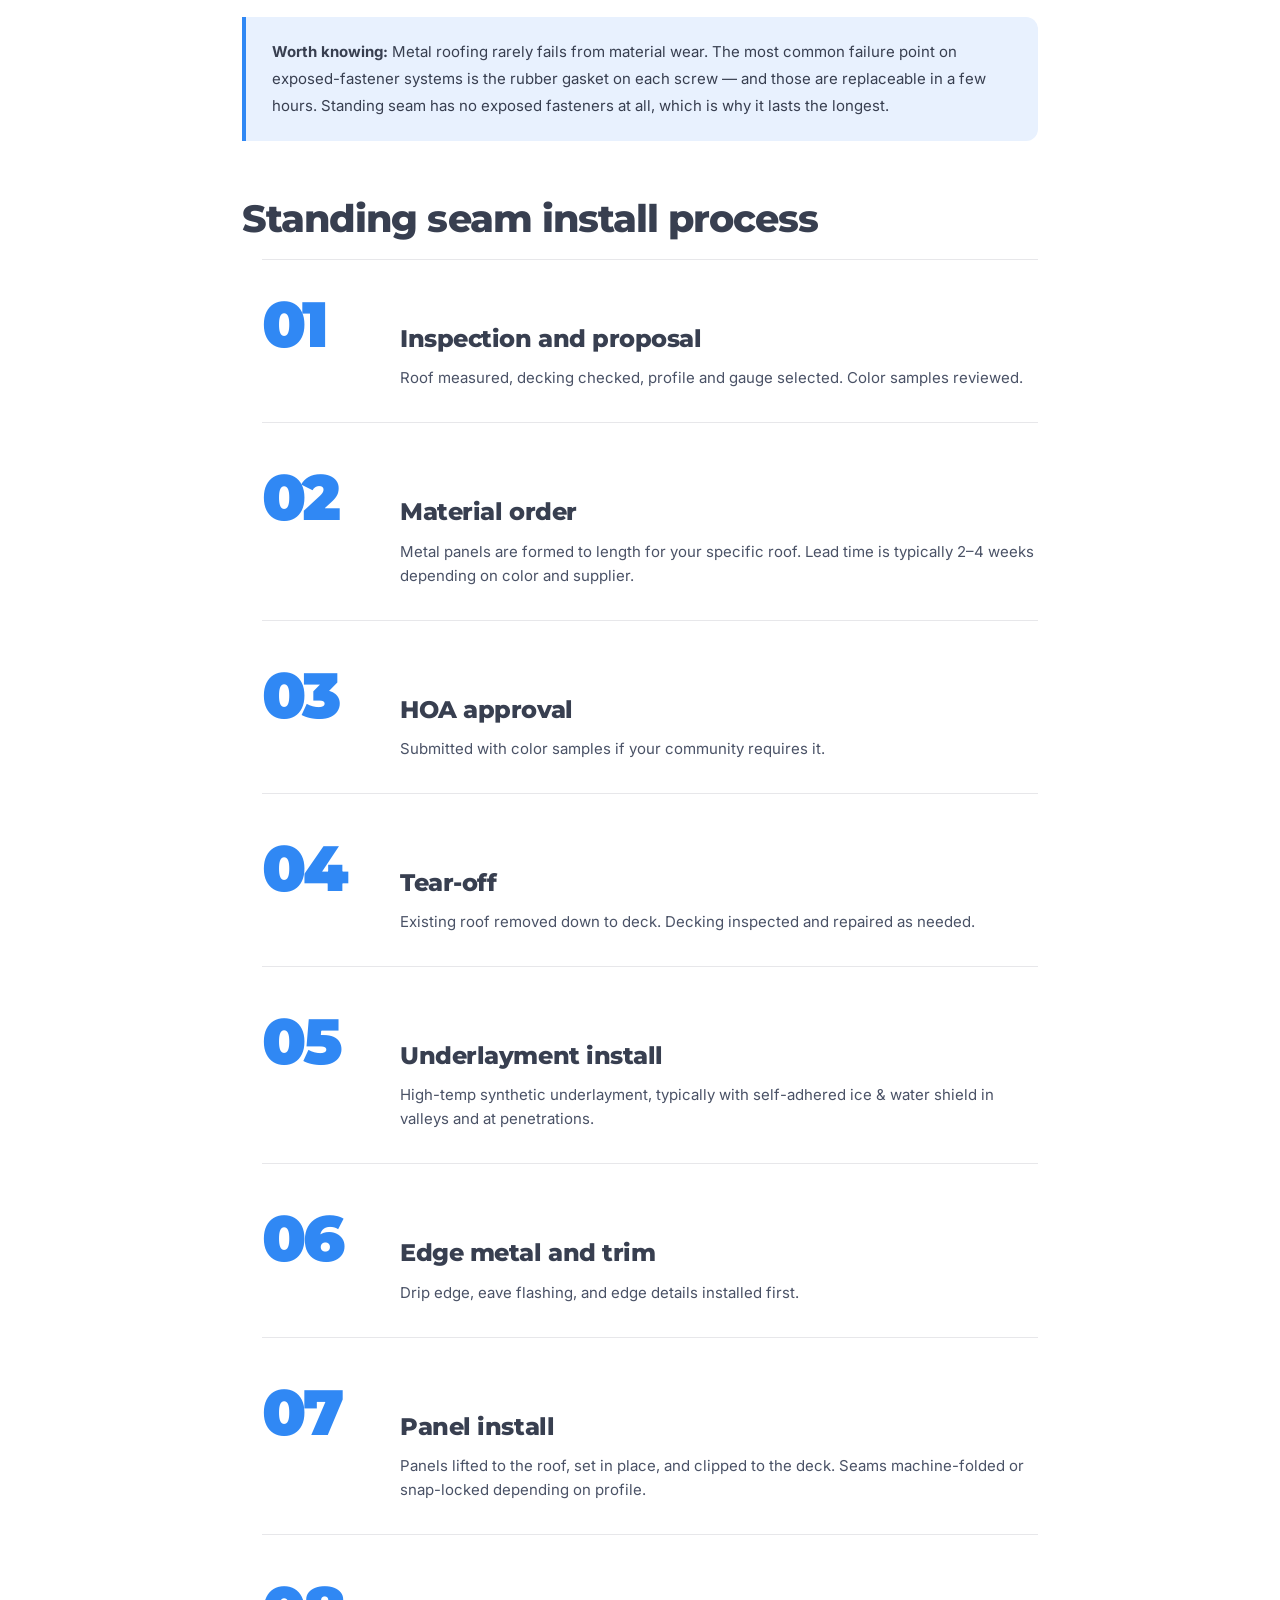
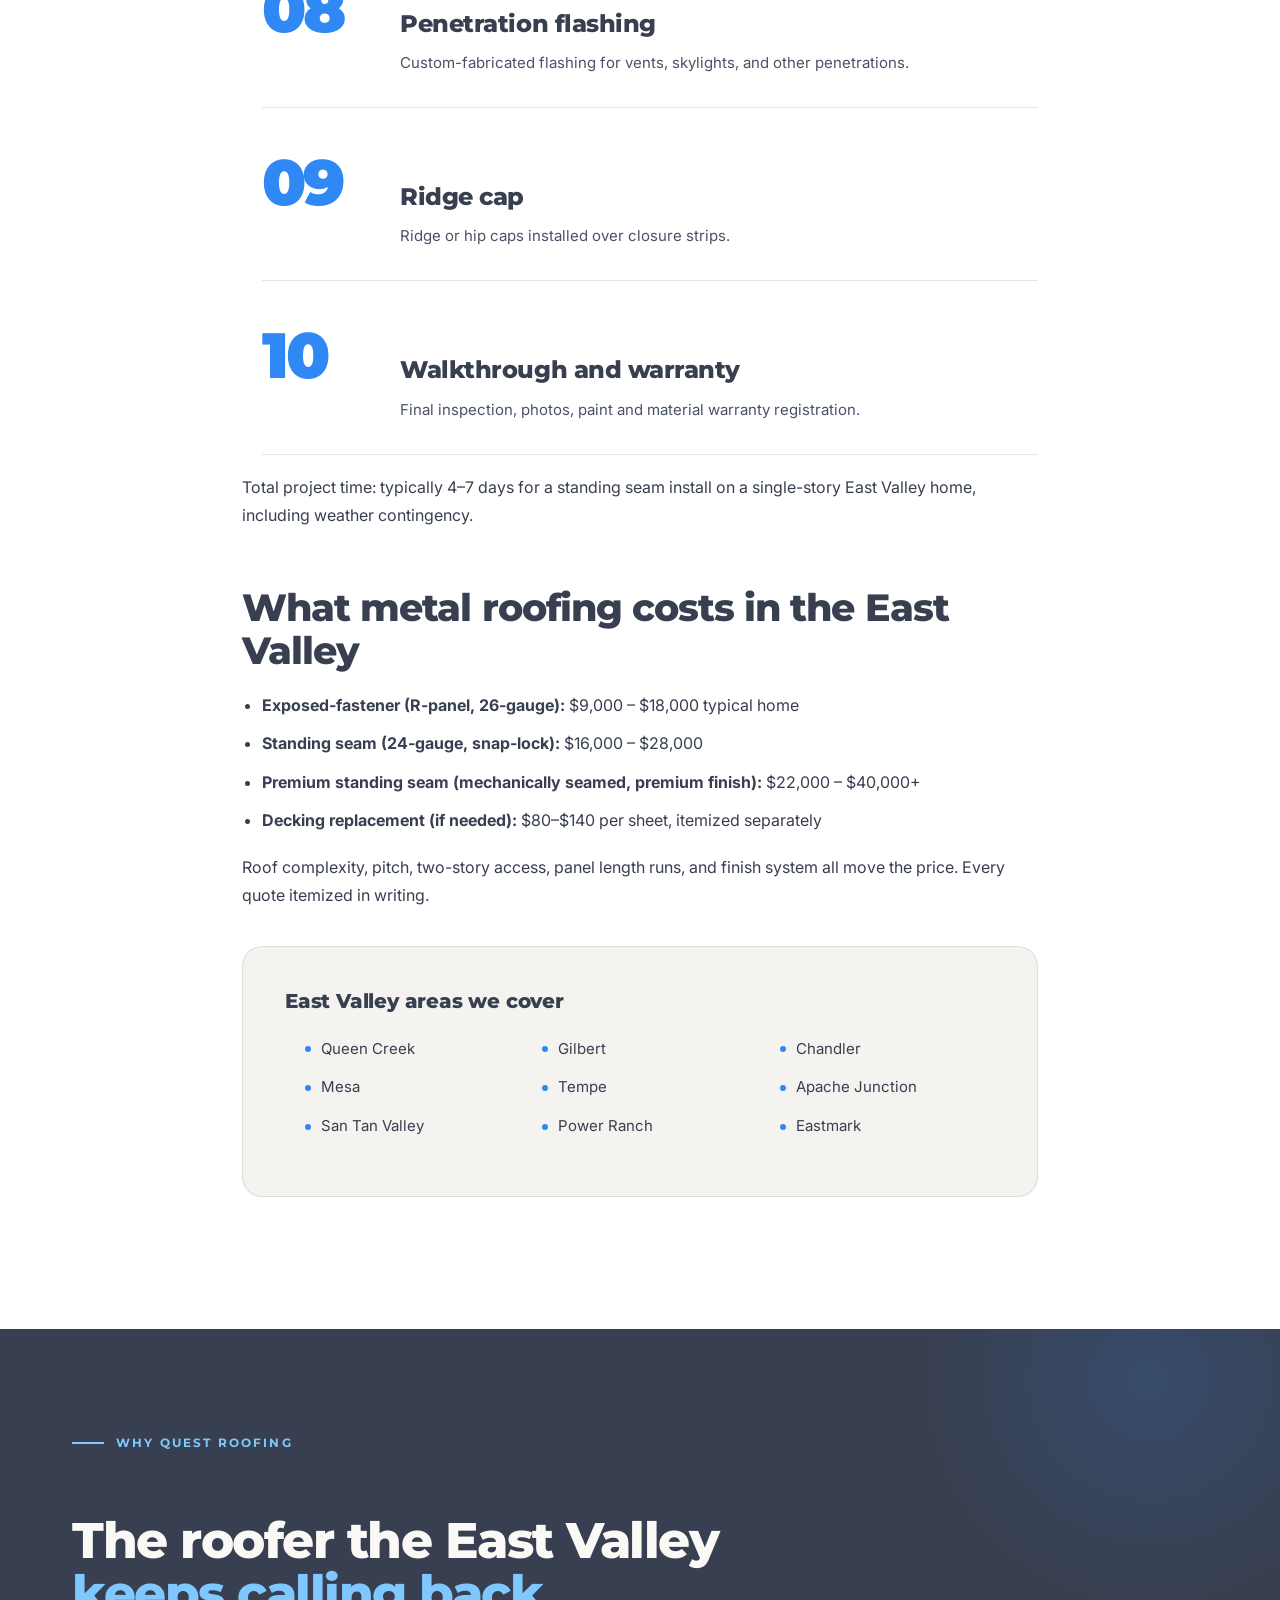
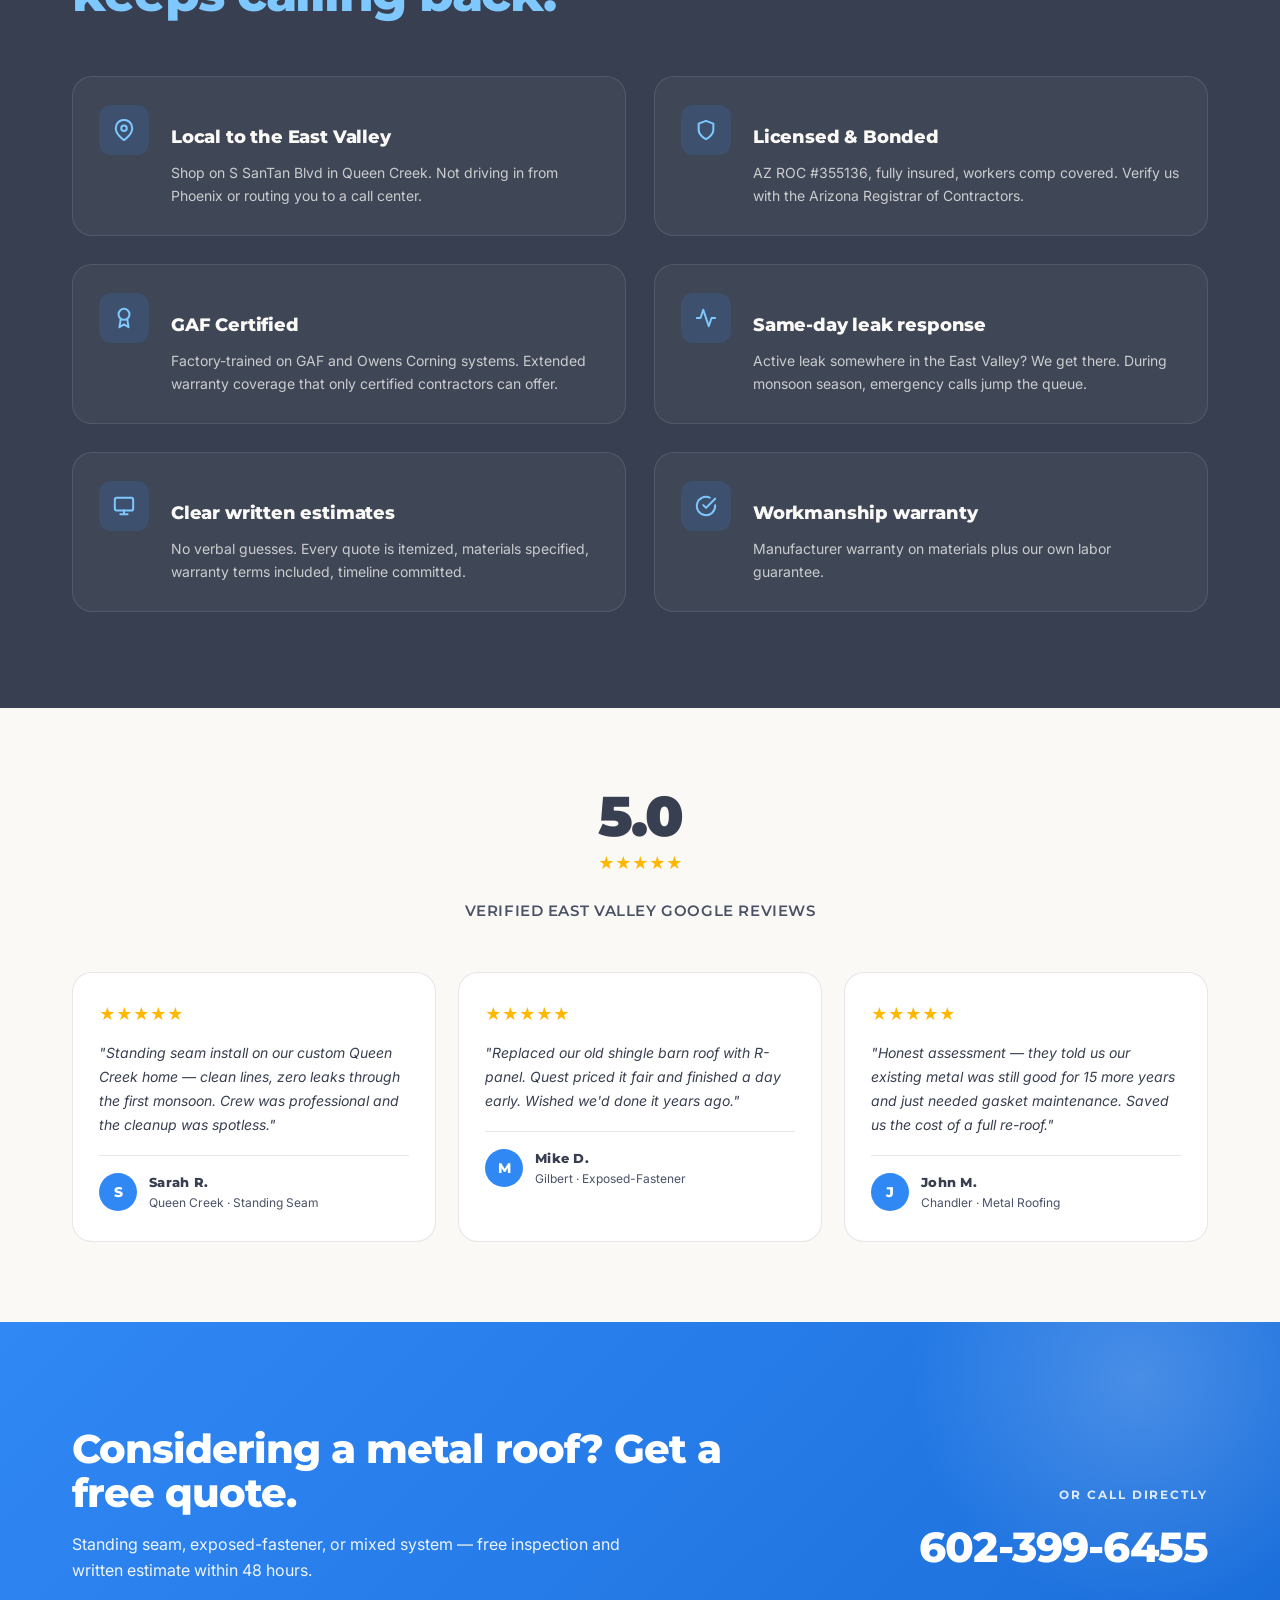
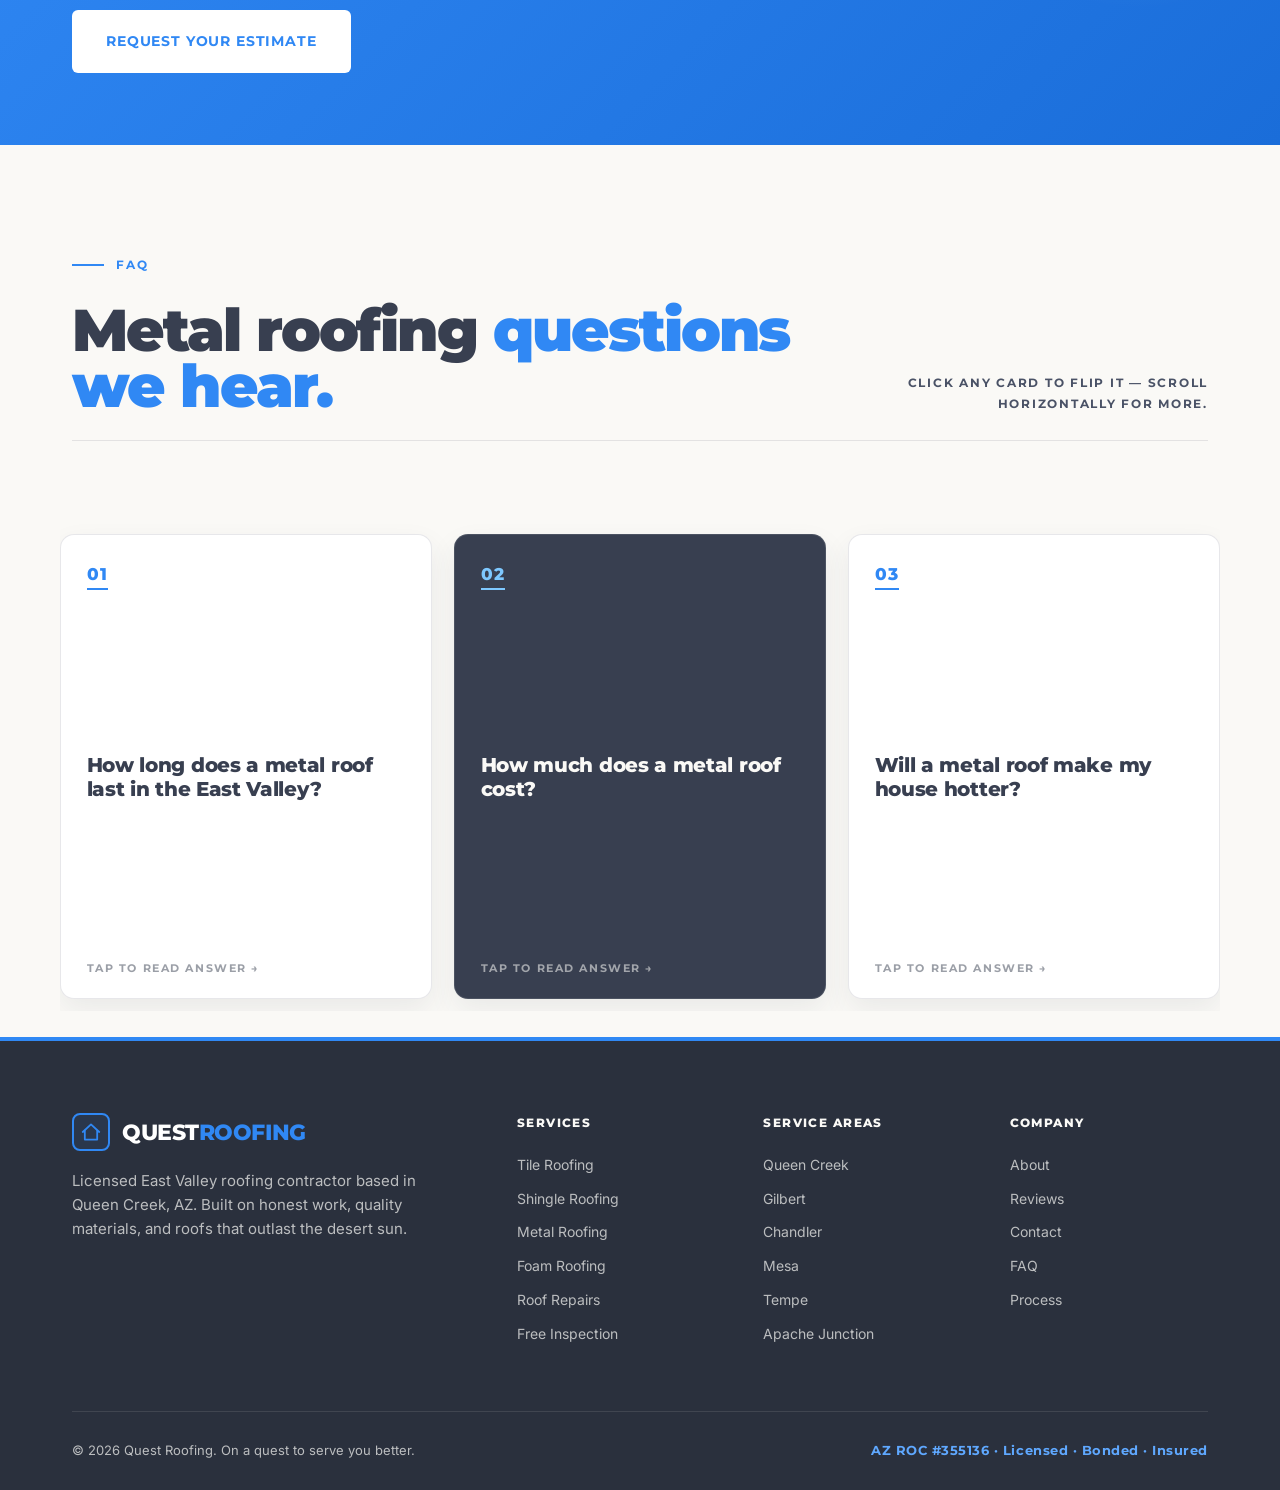
<file: metal-roofing.html>
<!DOCTYPE html>
<html lang="en">
<head>
<meta charset="UTF-8" />
<meta name="viewport" content="width=device-width, initial-scale=1.0" />

<title>Metal Roofing in Queen Creek & East Valley AZ | Quest Roofing</title>
<meta name="description" content="Standing seam and exposed-fastener metal roofing across the East Valley. 40–60+ year lifespan, reflects desert heat, monsoon-rated. AZ ROC #355136." />
<link rel="canonical" href="https://questroofing.com/metal-roofing/" />
<meta name="robots" content="index, follow, max-image-preview:large" />
<meta name="theme-color" content="#2a303d" />

<meta property="og:type" content="website" />
<meta property="og:url" content="https://questroofing.com/metal-roofing/" />
<meta property="og:title" content="Metal Roofing in the East Valley | Quest Roofing" />
<meta property="og:description" content="Standing seam and exposed-fastener metal roofing across the East Valley. 40–60+ year lifespan, reflects desert heat, monsoon-rated. AZ ROC #355136." />

<!-- Fonts -->
<link rel="preconnect" href="https://fonts.googleapis.com" />
<link rel="preconnect" href="https://fonts.gstatic.com" crossorigin />
<link href="https://fonts.googleapis.com/css2?family=Montserrat:wght@500;600;700;800;900&family=Inter:wght@400;500;600;700&display=swap" rel="stylesheet" />

<!-- Stylesheets -->
<link rel="stylesheet" href="nav-footer.css" />
<link rel="stylesheet" href="metal-roofing.css" />

<script type="application/ld+json">
{
  "@context": "https://schema.org",
  "@type": "Service",
  "serviceType": "Metal Roofing",
  "provider": {
    "@type": "RoofingContractor",
    "name": "Quest Roofing",
    "telephone": "+1-602-399-6455",
    "address": {"@type": "PostalAddress", "streetAddress": "24871 S SanTan Blvd 100-130", "addressLocality": "Queen Creek", "addressRegion": "AZ", "postalCode": "85142", "addressCountry": "US"},
    "url": "https://questroofing.com"
  },
  "areaServed": [
    {"@type": "City", "name": "Queen Creek, AZ"},
    {"@type": "City", "name": "Gilbert, AZ"},
    {"@type": "City", "name": "Chandler, AZ"},
    {"@type": "City", "name": "Mesa, AZ"},
    {"@type": "City", "name": "Tempe, AZ"},
    {"@type": "City", "name": "Apache Junction, AZ"}
  ],
  "url": "https://questroofing.com/metal-roofing/"
}
</script>
</head>
<body>

<div id="navbar-placeholder"></div>

<!-- HERO -->
<section class="page-hero">
  <div class="container">
    <div class="hero-grid">
      <div>
        <div class="hero-eyebrow">
          <svg width="14" height="14" viewBox="0 0 24 24" fill="none" stroke="currentColor" stroke-width="2.5" stroke-linecap="round" stroke-linejoin="round"><path d="M3 9l9-7 9 7v12H3z"/><line x1="3" y1="13" x2="21" y2="13"/></svg>
          40–60+ Year Lifespan
        </div>
        <h1>Metal roofing across the <span>East Valley.</span></h1>
        <p class="hero-sub">Standing seam and exposed-fastener metal roofs. The longest-lasting roof you can put on an East Valley home — reflective, monsoon-rated, and often the last roof you'll buy.</p>
        <div class="hero-ctas">
          <a href="#estimate" class="btn btn-primary btn-large">Get a Free Estimate</a>
          <a href="tel:+16023996455" class="btn btn-secondary btn-large">
            <svg width="16" height="16" viewBox="0 0 24 24" fill="none" stroke="currentColor" stroke-width="2.5" stroke-linecap="round"><path d="M22 16.92v3a2 2 0 0 1-2.18 2 19.79 19.79 0 0 1-8.63-3.07 19.5 19.5 0 0 1-6-6 19.79 19.79 0 0 1-3.07-8.67A2 2 0 0 1 4.11 2h3a2 2 0 0 1 2 1.72c.13 1.05.37 2.08.7 3.06a2 2 0 0 1-.45 2.11L8.09 10.2a16 16 0 0 0 6 6l1.27-1.27a2 2 0 0 1 2.11-.45c.98.33 2.01.57 3.06.7A2 2 0 0 1 22 16.92z"/></svg>
            602-399-6455
          </a>
        </div>
        <div class="hero-trust">
          <div class="hero-trust-item"><svg width="18" height="18" viewBox="0 0 24 24" fill="none" stroke="currentColor" stroke-width="2.2" stroke-linecap="round" stroke-linejoin="round"><path d="M12 22s8-4 8-10V5l-8-3-8 3v7c0 6 8 10 8 10z"/></svg>AZ ROC #355136</div>
          <div class="hero-trust-item"><svg width="18" height="18" viewBox="0 0 24 24" fill="none" stroke="currentColor" stroke-width="2.2" stroke-linecap="round" stroke-linejoin="round"><circle cx="12" cy="8" r="6"/><path d="M15.477 12.89 17 22l-5-3-5 3 1.523-9.11"/></svg>GAF Certified</div>
          <div class="hero-trust-item"><svg width="18" height="18" viewBox="0 0 24 24" fill="currentColor"><path d="M12 2l3.09 6.26L22 9.27l-5 4.87 1.18 6.88L12 17.77l-6.18 3.25L7 14.14 2 9.27l6.91-1.01L12 2z"/></svg>5.0 Google Rated</div>
        </div>
      </div>
      <aside class="hero-card" id="estimate" aria-labelledby="est-title">
        <h3 id="est-title">Get Your Free Estimate</h3>
        <p>We respond within 1 business day — usually same day.</p>
        <form>
          <div class="form-row">
            <div class="field"><label for="fn">First Name</label><input id="fn" required /></div>
            <div class="field"><label for="ln">Last Name</label><input id="ln" required /></div>
          </div>
          <div class="field"><label for="ph">Phone</label><input id="ph" type="tel" required /></div>
          <div class="field"><label for="em">Email</label><input id="em" type="email" required /></div>
          <div class="field">
            <label for="ct">City</label>
            <select id="ct" required>
              <option value="">Choose your city</option>
              <option>Queen Creek</option><option>Gilbert</option><option>Chandler</option>
              <option>Mesa</option><option>Tempe</option><option>Apache Junction</option>
              <option>San Tan Valley</option><option>Other East Valley</option>
            </select>
          </div>
          <div class="field">
            <label for="sv">What do you need?</label>
            <select id="sv" required>
              <option value="">Choose a service</option>
              <option>Standing Seam Install</option>
              <option>Exposed-Fastener Install</option>
              <option>Metal Roof Repair</option>
              <option>Free Inspection</option>
              <option>Not Sure</option>
            </select>
          </div>
          <button type="submit" class="btn btn-primary btn-large">Request My Estimate</button>
          <p class="hero-card-fine">No spam. No pressure. Licensed AZ contractor.</p>
        </form>
      </aside>
    </div>
  </div>
</section>

<!-- INTRO -->
<section class="intro-block">
  <div class="container-narrow">
    <div class="section-eyebrow">Why Metal</div>
    <h2>The longest-lasting roof you can put on an <span>East Valley home.</span></h2>
    <p>Metal isn't the cheapest roof, but it's often the last one you'll buy. A properly installed standing seam metal roof in the East Valley runs 40–60+ years before any major work is needed. The panels reflect a huge percentage of solar radiation, so they're cooler than tile or shingle in summer. Monsoon wind that peels shingles and lifts ridge tiles barely affects them.</p>
    <p>We install two main types of metal roofing: standing seam (premium, hidden fasteners, sleek modern look) and exposed-fastener (more affordable, screws visible on the surface, often used on barns, workshops, and ranch-style homes). Both use the same underlying premise: long, formed metal panels mechanically attached to the roof deck, with fewer seams and penetrations than other systems.</p>
    <p>Common East Valley applications: custom homes seeking architectural impact, modern infill builds, ranch and acreage properties, accessory buildings (workshops, barns, casitas), and re-roofs over flat or low-slope sections that originally had foam or built-up roofing.</p>
  </div>
</section>

<!-- KEY STATS -->
<section class="section" style="padding-top: 24px; padding-bottom: 24px;">
  <div class="container">
    <div class="stat-strip">
      <div>
        <span class="stat-num">500+</span>
        <span class="stat-label">Roofs Completed</span>
      </div>
      <div>
        <span class="stat-num">10yr</span>
        <span class="stat-label">Local Experience</span>
      </div>
      <div>
        <span class="stat-num">5.0★</span>
        <span class="stat-label">Google Rating</span>
      </div>
    </div>
  </div>
</section>

<!-- OTHER SERVICES -->
<section class="section">
  <div class="container">
    <div class="section-head">
      <div class="section-eyebrow">Other Services</div>
      <h2>Looking at other materials? <span>Compare side by side.</span></h2>
      <p>Metal is one option among several for East Valley homes. Cost, lifespan, and aesthetic differ across systems.</p>
    </div>
    <div class="services-grid">
      <article class="service-card">
        <div class="service-icon"><svg width="24" height="24" viewBox="0 0 24 24" fill="none" stroke="currentColor" stroke-width="2" stroke-linecap="round" stroke-linejoin="round"><path d="M14.7 6.3a1 1 0 0 0 0 1.4l1.6 1.6a1 1 0 0 0 1.4 0l3.77-3.77a6 6 0 0 1-7.94 7.94l-6.91 6.91a2.12 2.12 0 0 1-3-3l6.91-6.91a6 6 0 0 1 7.94-7.94l-3.76 3.76z"/></svg></div>
        <h3>Roof Repair</h3>
        <p>Monsoon damage, broken tiles, leaks, flashing failures. Same-day response for active leaks across the East Valley.</p>
        <a href="roof-repairs.html" class="service-link">Details <svg width="14" height="14" viewBox="0 0 24 24" fill="none" stroke="currentColor" stroke-width="2.5" stroke-linecap="round"><path d="M5 12h14M12 5l7 7-7 7"/></svg></a>
      </article>
      <article class="service-card">
        <div class="service-icon"><svg width="24" height="24" viewBox="0 0 24 24" fill="none" stroke="currentColor" stroke-width="2" stroke-linecap="round" stroke-linejoin="round"><circle cx="11" cy="11" r="8"/><line x1="21" y1="21" x2="16.65" y2="16.65"/></svg></div>
        <h3>Free Inspection</h3>
        <p>Buying a home, post-storm check, or just want to know what shape your roof is in? We climb up and tell you the truth.</p>
        <a href="free-roof-inspection.html" class="service-link">Details <svg width="14" height="14" viewBox="0 0 24 24" fill="none" stroke="currentColor" stroke-width="2.5" stroke-linecap="round"><path d="M5 12h14M12 5l7 7-7 7"/></svg></a>
      </article>
      <article class="service-card">
        <div class="service-icon"><svg width="24" height="24" viewBox="0 0 24 24" fill="none" stroke="currentColor" stroke-width="2" stroke-linecap="round" stroke-linejoin="round"><path d="M3 11l9-7 9 7v10a1 1 0 0 1-1 1h-5v-7h-6v7H4a1 1 0 0 1-1-1z"/><path d="M3 11h18"/></svg></div>
        <h3>Tile Roofing</h3>
        <p>Concrete and clay tile installation plus underlayment replacement. The dominant roof type across most East Valley subdivisions.</p>
        <a href="tile-roofing.html" class="service-link">Details <svg width="14" height="14" viewBox="0 0 24 24" fill="none" stroke="currentColor" stroke-width="2.5" stroke-linecap="round"><path d="M5 12h14M12 5l7 7-7 7"/></svg></a>
      </article>
      <article class="service-card">
        <div class="service-icon"><svg width="24" height="24" viewBox="0 0 24 24" fill="none" stroke="currentColor" stroke-width="2" stroke-linecap="round" stroke-linejoin="round"><path d="M4 10l8-6 8 6"/><path d="M4 10v10h16V10"/><path d="M4 14h16M4 18h16"/></svg></div>
        <h3>Shingle Roofing</h3>
        <p>Architectural asphalt shingle from GAF and Owens Corning. Newer East Valley subdivisions and cost-effective replacements.</p>
        <a href="shingle-roofing.html" class="service-link">Details <svg width="14" height="14" viewBox="0 0 24 24" fill="none" stroke="currentColor" stroke-width="2.5" stroke-linecap="round"><path d="M5 12h14M12 5l7 7-7 7"/></svg></a>
      </article>
      <article class="service-card">
        <div class="service-icon"><svg width="24" height="24" viewBox="0 0 24 24" fill="none" stroke="currentColor" stroke-width="2" stroke-linecap="round" stroke-linejoin="round"><path d="M2 12s3-7 10-7 10 7 10 7-3 7-10 7-10-7-10-7z"/><circle cx="12" cy="12" r="3"/></svg></div>
        <h3>Foam Roofing</h3>
        <p>Spray polyurethane foam (SPF) for flat and low-slope roofs. Recoats every 5–10 years extend life for decades.</p>
        <a href="foam-roof.html" class="service-link">Details <svg width="14" height="14" viewBox="0 0 24 24" fill="none" stroke="currentColor" stroke-width="2.5" stroke-linecap="round"><path d="M5 12h14M12 5l7 7-7 7"/></svg></a>
      </article>
      <article class="service-card">
        <div class="service-icon"><svg width="24" height="24" viewBox="0 0 24 24" fill="none" stroke="currentColor" stroke-width="2" stroke-linecap="round" stroke-linejoin="round"><path d="M21 10c0 7-9 13-9 13s-9-6-9-13a9 9 0 0 1 18 0z"/><circle cx="12" cy="10" r="3"/></svg></div>
        <h3>Queen Creek HQ</h3>
        <p>Local shop on S SanTan Blvd. Same-day response across the East Valley. We're around the corner — not driving in from Phoenix.</p>
        <a href="roofing-queen-creek-az.html" class="service-link">Details <svg width="14" height="14" viewBox="0 0 24 24" fill="none" stroke="currentColor" stroke-width="2.5" stroke-linecap="round"><path d="M5 12h14M12 5l7 7-7 7"/></svg></a>
      </article>
    </div>
  </div>
</section>

<!-- LONG CONTENT -->
<section class="long-content">
  <div class="container-narrow">

    <h2>Standing seam vs exposed-fastener — what's the difference</h2>
    <h3>Standing seam</h3>
    <p>Long metal panels run from ridge to eave. The seams between panels are raised vertical joints — typically 1.5–3 inches tall — that interlock and hide the fasteners beneath them. From the ground you see clean parallel lines. No screws visible.</p>
    <ul>
      <li>Lifespan: 40–60+ years</li>
      <li>Aesthetic: modern, sleek, premium</li>
      <li>Maintenance: minimal — no exposed fasteners to fail</li>
      <li>Cost: higher than exposed-fastener but lower per-year over lifespan</li>
      <li>Best for: custom homes, modern architecture, premium installs</li>
    </ul>

    <h3>Exposed-fastener (R-Panel, U-Panel, ag-panel)</h3>
    <p>Metal panels with visible screws every 24–36 inches across the surface. Common on agricultural buildings, workshops, barns, and budget-friendly residential applications.</p>
    <ul>
      <li>Lifespan: 25–40 years (often limited by fastener gaskets, which need replacement at year 15–20)</li>
      <li>Aesthetic: industrial, ranch, agricultural — fits certain styles well</li>
      <li>Maintenance: gasket replacement at fasteners every 15–20 years</li>
      <li>Cost: significantly less than standing seam</li>
      <li>Best for: barns, workshops, ranch-style accessory buildings, budget-conscious main roofs</li>
    </ul>

    <h2>How metal handles East Valley conditions</h2>
    <h3>Heat and UV</h3>
    <p>Painted metal roofing — particularly with Kynar 500 (PVDF) coatings — holds color and reflectivity for decades in Arizona sun. Light colors (white, light gray, beige) reflect 60–70% of solar energy. The metal itself doesn't degrade from UV the way asphalt and elastomerics do.</p>

    <h3>Monsoon wind</h3>
    <p>Standing seam systems are typically engineered for 130–160+ mph wind ratings. We routinely get calls after major storms about tile and shingle damage. Almost never about metal.</p>

    <h3>Hail</h3>
    <p>Hail can dent metal cosmetically without affecting performance. Heavier gauge metal (24-gauge steel or thicker) resists denting better than lighter gauges. For East Valley applications, 24-gauge steel or 26-gauge with proper substrate is the standard.</p>

    <div class="callout">
      <p><strong>Worth knowing:</strong> Metal roofing rarely fails from material wear. The most common failure point on exposed-fastener systems is the rubber gasket on each screw — and those are replaceable in a few hours. Standing seam has no exposed fasteners at all, which is why it lasts the longest.</p>
    </div>

    <h2>Standing seam install process</h2>
    <ul class="poster-list">
  <li>
    <span class="pl-num">01</span>
    <div class="pl-body">
      <h3>Inspection and proposal</h3>
      <p>Roof measured, decking checked, profile and gauge selected. Color samples reviewed.</p>
    </div>
  </li>
  <li>
    <span class="pl-num">02</span>
    <div class="pl-body">
      <h3>Material order</h3>
      <p>Metal panels are formed to length for your specific roof. Lead time is typically 2–4 weeks depending on color and supplier.</p>
    </div>
  </li>
  <li>
    <span class="pl-num">03</span>
    <div class="pl-body">
      <h3>HOA approval</h3>
      <p>Submitted with color samples if your community requires it.</p>
    </div>
  </li>
  <li>
    <span class="pl-num">04</span>
    <div class="pl-body">
      <h3>Tear-off</h3>
      <p>Existing roof removed down to deck. Decking inspected and repaired as needed.</p>
    </div>
  </li>
  <li>
    <span class="pl-num">05</span>
    <div class="pl-body">
      <h3>Underlayment install</h3>
      <p>High-temp synthetic underlayment, typically with self-adhered ice & water shield in valleys and at penetrations.</p>
    </div>
  </li>
  <li>
    <span class="pl-num">06</span>
    <div class="pl-body">
      <h3>Edge metal and trim</h3>
      <p>Drip edge, eave flashing, and edge details installed first.</p>
    </div>
  </li>
  <li>
    <span class="pl-num">07</span>
    <div class="pl-body">
      <h3>Panel install</h3>
      <p>Panels lifted to the roof, set in place, and clipped to the deck. Seams machine-folded or snap-locked depending on profile.</p>
    </div>
  </li>
  <li>
    <span class="pl-num">08</span>
    <div class="pl-body">
      <h3>Penetration flashing</h3>
      <p>Custom-fabricated flashing for vents, skylights, and other penetrations.</p>
    </div>
  </li>
  <li>
    <span class="pl-num">09</span>
    <div class="pl-body">
      <h3>Ridge cap</h3>
      <p>Ridge or hip caps installed over closure strips.</p>
    </div>
  </li>
  <li>
    <span class="pl-num">10</span>
    <div class="pl-body">
      <h3>Walkthrough and warranty</h3>
      <p>Final inspection, photos, paint and material warranty registration.</p>
    </div>
  </li>
</ul>
    <p>Total project time: typically 4–7 days for a standing seam install on a single-story East Valley home, including weather contingency.</p>

    <h2>What metal roofing costs in the East Valley</h2>
    <ul>
      <li><strong>Exposed-fastener (R-panel, 26-gauge):</strong> $9,000 – $18,000 typical home</li>
      <li><strong>Standing seam (24-gauge, snap-lock):</strong> $16,000 – $28,000</li>
      <li><strong>Premium standing seam (mechanically seamed, premium finish):</strong> $22,000 – $40,000+</li>
      <li><strong>Decking replacement (if needed):</strong> $80–$140 per sheet, itemized separately</li>
    </ul>
    <p>Roof complexity, pitch, two-story access, panel length runs, and finish system all move the price. Every quote itemized in writing.</p>

    <div class="neighborhoods">
      <h3>East Valley areas we cover</h3>
      <ul class="neighborhoods-list">
        <li>Queen Creek</li>
        <li>Gilbert</li>
        <li>Chandler</li>
        <li>Mesa</li>
        <li>Tempe</li>
        <li>Apache Junction</li>
        <li>San Tan Valley</li>
        <li>Power Ranch</li>
        <li>Eastmark</li>
      </ul>
    </div>

  </div>
</section>

<!-- WHY US -->
<section class="why-us">
  <div class="container">
    <div class="section-head">
      <div class="section-eyebrow">Why Quest Roofing</div>
      <h2>The roofer the East Valley <span>keeps calling back.</span></h2>
    </div>
    <div class="why-grid">
      <div class="why-item">
        <div class="why-icon"><svg width="22" height="22" viewBox="0 0 24 24" fill="none" stroke="currentColor" stroke-width="2.2" stroke-linecap="round" stroke-linejoin="round"><path d="M21 10c0 7-9 13-9 13s-9-6-9-13a9 9 0 0 1 18 0z"/><circle cx="12" cy="10" r="3"/></svg></div>
        <div><h3>Local to the East Valley</h3><p>Shop on S SanTan Blvd in Queen Creek. Not driving in from Phoenix or routing you to a call center.</p></div>
      </div>
      <div class="why-item">
        <div class="why-icon"><svg width="22" height="22" viewBox="0 0 24 24" fill="none" stroke="currentColor" stroke-width="2.2" stroke-linecap="round" stroke-linejoin="round"><path d="M12 22s8-4 8-10V5l-8-3-8 3v7c0 6 8 10 8 10z"/></svg></div>
        <div><h3>Licensed & Bonded</h3><p>AZ ROC #355136, fully insured, workers comp covered. Verify us with the Arizona Registrar of Contractors.</p></div>
      </div>
      <div class="why-item">
        <div class="why-icon"><svg width="22" height="22" viewBox="0 0 24 24" fill="none" stroke="currentColor" stroke-width="2.2" stroke-linecap="round" stroke-linejoin="round"><circle cx="12" cy="8" r="6"/><path d="M15.477 12.89 17 22l-5-3-5 3 1.523-9.11"/></svg></div>
        <div><h3>GAF Certified</h3><p>Factory-trained on GAF and Owens Corning systems. Extended warranty coverage that only certified contractors can offer.</p></div>
      </div>
      <div class="why-item">
        <div class="why-icon"><svg width="22" height="22" viewBox="0 0 24 24" fill="none" stroke="currentColor" stroke-width="2.2" stroke-linecap="round" stroke-linejoin="round"><polyline points="22 12 18 12 15 21 9 3 6 12 2 12"/></svg></div>
        <div><h3>Same-day leak response</h3><p>Active leak somewhere in the East Valley? We get there. During monsoon season, emergency calls jump the queue.</p></div>
      </div>
      <div class="why-item">
        <div class="why-icon"><svg width="22" height="22" viewBox="0 0 24 24" fill="none" stroke="currentColor" stroke-width="2.2" stroke-linecap="round" stroke-linejoin="round"><rect x="2" y="3" width="20" height="14" rx="2"/><line x1="8" y1="21" x2="16" y2="21"/><line x1="12" y1="17" x2="12" y2="21"/></svg></div>
        <div><h3>Clear written estimates</h3><p>No verbal guesses. Every quote is itemized, materials specified, warranty terms included, timeline committed.</p></div>
      </div>
      <div class="why-item">
        <div class="why-icon"><svg width="22" height="22" viewBox="0 0 24 24" fill="none" stroke="currentColor" stroke-width="2.2" stroke-linecap="round" stroke-linejoin="round"><path d="M22 11.08V12a10 10 0 1 1-5.93-9.14"/><polyline points="22 4 12 14.01 9 11.01"/></svg></div>
        <div><h3>Workmanship warranty</h3><p>Manufacturer warranty on materials plus our own labor guarantee.</p></div>
      </div>
    </div>
  </div>
</section>

<!-- REVIEWS -->
<section class="reviews-strip">
  <div class="container">
    <div class="reviews-strip-head">
      <div class="rating-big">5.0</div>
      <div class="stars">★★★★★</div>
      <p>Verified East Valley Google Reviews</p>
    </div>
    <div class="reviews-row">
      <div class="review-mini">
        <div class="review-mini-stars">★★★★★</div>
        <p>"Standing seam install on our custom Queen Creek home — clean lines, zero leaks through the first monsoon. Crew was professional and the cleanup was spotless."</p>
        <div class="review-mini-author"><div class="review-mini-avatar">S</div><div><div class="review-mini-name">Sarah R.</div><div class="review-mini-meta">Queen Creek · Standing Seam</div></div></div>
      </div>
      <div class="review-mini">
        <div class="review-mini-stars">★★★★★</div>
        <p>"Replaced our old shingle barn roof with R-panel. Quest priced it fair and finished a day early. Wished we'd done it years ago."</p>
        <div class="review-mini-author"><div class="review-mini-avatar">M</div><div><div class="review-mini-name">Mike D.</div><div class="review-mini-meta">Gilbert · Exposed-Fastener</div></div></div>
      </div>
      <div class="review-mini">
        <div class="review-mini-stars">★★★★★</div>
        <p>"Honest assessment — they told us our existing metal was still good for 15 more years and just needed gasket maintenance. Saved us the cost of a full re-roof."</p>
        <div class="review-mini-author"><div class="review-mini-avatar">J</div><div><div class="review-mini-name">John M.</div><div class="review-mini-meta">Chandler · Metal Roofing</div></div></div>
      </div>
    </div>
  </div>
</section>

<!-- CTA -->
<section class="cta-band">
  <div class="container">
    <div class="cta-inner">
      <div>
        <h2>Considering a metal roof? Get a free quote.</h2>
        <p>Standing seam, exposed-fastener, or mixed system — free inspection and written estimate within 48 hours.</p>
        <a href="#estimate" class="btn btn-large">Request Your Estimate</a>
      </div>
      <div class="cta-phone">
        <div class="cta-phone-label">Or call directly</div>
        <a href="tel:+16023996455" class="cta-phone-num">602-399-6455</a>
      </div>
    </div>
  </div>
</section>

<!-- FAQ -->
<section class="faq-section">
  <div class="container">
    <div class="faq-header-row">
      <div>
        <div class="section-eyebrow">FAQ</div>
        <h2 class="faq-headline">Metal roofing <span>questions we hear.</span></h2>
      </div>
      <p class="faq-hint">Click any card to flip it &mdash; scroll horizontally for more.</p>
    </div>
  </div>

  <div class="faq-rail-wrap">
    <div class="faq-rail">
      <button class="faq-card" type="button" aria-pressed="false">
        <div class="faq-card-inner">
          <div class="faq-card-face faq-card-front">
            <span class="faq-card-num">01</span>
            <h3 class="faq-card-question">How long does a metal roof last in the East Valley?</h3>
            <span class="faq-card-flip-hint">Tap to read answer →</span>
          </div>
          <div class="faq-card-face faq-card-back">
            <span class="faq-card-num faq-card-num-back">01</span>
            <p>Standing seam metal roofs typically last 40–60+ years in Arizona. Exposed-fastener systems run 25–40 years (often limited by fastener gasket life, which is replaceable at year 15–20). Both are among the longest-lasting roofs you can put on a home.</p>
            <span class="faq-card-flip-hint">← Tap to flip back</span>
          </div>
        </div>
      </button>
      <button class="faq-card" type="button" aria-pressed="false">
        <div class="faq-card-inner">
          <div class="faq-card-face faq-card-front">
            <span class="faq-card-num">02</span>
            <h3 class="faq-card-question">How much does a metal roof cost?</h3>
            <span class="faq-card-flip-hint">Tap to read answer →</span>
          </div>
          <div class="faq-card-face faq-card-back">
            <span class="faq-card-num faq-card-num-back">02</span>
            <p>Exposed-fastener (R-panel, ag-panel) runs $9,000–$18,000 on a typical home. Standing seam runs $16,000–$28,000 standard, $22,000–$40,000+ for premium grades. Roof complexity, pitch, panel run length, and finish all affect the price.</p>
            <span class="faq-card-flip-hint">← Tap to flip back</span>
          </div>
        </div>
      </button>
      <button class="faq-card" type="button" aria-pressed="false">
        <div class="faq-card-inner">
          <div class="faq-card-face faq-card-front">
            <span class="faq-card-num">03</span>
            <h3 class="faq-card-question">Will a metal roof make my house hotter?</h3>
            <span class="faq-card-flip-hint">Tap to read answer →</span>
          </div>
          <div class="faq-card-face faq-card-back">
            <span class="faq-card-num faq-card-num-back">03</span>
            <p>No, the opposite. Painted metal — especially with reflective Kynar coatings in light colors — reflects 60–70% of solar energy and runs cooler than tile or shingle.</p>
            <span class="faq-card-flip-hint">← Tap to flip back</span>
          </div>
        </div>
      </button>
      <button class="faq-card" type="button" aria-pressed="false">
        <div class="faq-card-inner">
          <div class="faq-card-face faq-card-front">
            <span class="faq-card-num">04</span>
            <h3 class="faq-card-question">Is a metal roof loud during rain?</h3>
            <span class="faq-card-flip-hint">Tap to read answer →</span>
          </div>
          <div class="faq-card-face faq-card-back">
            <span class="faq-card-num faq-card-num-back">04</span>
            <p>Not when properly installed. Modern metal roofing systems install over solid decking with underlayment beneath — the sound profile inside the home is similar to tile or shingle.</p>
            <span class="faq-card-flip-hint">← Tap to flip back</span>
          </div>
        </div>
      </button>
      <button class="faq-card" type="button" aria-pressed="false">
        <div class="faq-card-inner">
          <div class="faq-card-face faq-card-front">
            <span class="faq-card-num">05</span>
            <h3 class="faq-card-question">Will a metal roof attract lightning?</h3>
            <span class="faq-card-flip-hint">Tap to read answer →</span>
          </div>
          <div class="faq-card-face faq-card-back">
            <span class="faq-card-num faq-card-num-back">05</span>
            <p>No. Metal roofs do not increase the likelihood of lightning strikes. They actually disperse electrical energy more safely than other materials if a strike does occur, and they're non-combustible.</p>
            <span class="faq-card-flip-hint">← Tap to flip back</span>
          </div>
        </div>
      </button>
      <button class="faq-card" type="button" aria-pressed="false">
        <div class="faq-card-inner">
          <div class="faq-card-face faq-card-front">
            <span class="faq-card-num">06</span>
            <h3 class="faq-card-question">Will my HOA approve a metal roof?</h3>
            <span class="faq-card-flip-hint">Tap to read answer →</span>
          </div>
          <div class="faq-card-face faq-card-back">
            <span class="faq-card-num faq-card-num-back">06</span>
            <p>Depends on your HOA. Some East Valley communities require tile only. Others allow metal in approved colors and profiles. We submit the architectural application with samples as part of our process if your community requires it.</p>
            <span class="faq-card-flip-hint">← Tap to flip back</span>
          </div>
        </div>
      </button>
      <button class="faq-card" type="button" aria-pressed="false">
        <div class="faq-card-inner">
          <div class="faq-card-face faq-card-front">
            <span class="faq-card-num">07</span>
            <h3 class="faq-card-question">Standing seam or exposed-fastener — which one should I get?</h3>
            <span class="faq-card-flip-hint">Tap to read answer →</span>
          </div>
          <div class="faq-card-face faq-card-back">
            <span class="faq-card-num faq-card-num-back">07</span>
            <p>Standing seam for primary residential roofs where appearance and longevity matter — premium look, hidden fasteners, longer life. Exposed-fastener for outbuildings, barns, workshops, and budget-conscious main roofs.</p>
            <span class="faq-card-flip-hint">← Tap to flip back</span>
          </div>
        </div>
      </button>
      <button class="faq-card" type="button" aria-pressed="false">
        <div class="faq-card-inner">
          <div class="faq-card-face faq-card-front">
            <span class="faq-card-num">08</span>
            <h3 class="faq-card-question">Can metal be installed over my existing roof?</h3>
            <span class="faq-card-flip-hint">Tap to read answer →</span>
          </div>
          <div class="faq-card-face faq-card-back">
            <span class="faq-card-num faq-card-num-back">08</span>
            <p>Sometimes. Single layer of existing shingle in good condition can sometimes be left in place beneath a new metal install. Tile, foam, and multi-layer existing roofs require tear-off.</p>
            <span class="faq-card-flip-hint">← Tap to flip back</span>
          </div>
        </div>
      </button>
    </div>
  </div>
</section>

<!-- FOOTER -->
<footer class="site-footer">
  <div class="container">
    <div class="footer-grid">
      <div class="footer-brand">
        <a href="index.html" class="logo">
          <span class="logo-mark" aria-hidden="true">
            <svg viewBox="0 0 32 32" width="22" height="22" fill="none" stroke="currentColor" stroke-width="2.6" stroke-linecap="round" stroke-linejoin="round"><path d="M4 16 L16 5 L28 16"></path><path d="M7 14 L7 27 L25 27 L25 14"></path></svg>
          </span>
          <span class="logo-text">Quest<span class="text-orange">Roofing</span></span>
        </a>
        <p>Licensed East Valley roofing contractor based in Queen Creek, AZ. Built on honest work, quality materials, and roofs that outlast the desert sun.</p>
      </div>
      <div class="footer-col">
        <h4>Services</h4>
        <ul>
          <li><a href="tile-roofing.html">Tile Roofing</a></li>
          <li><a href="shingle-roofing.html">Shingle Roofing</a></li>
          <li><a href="metal-roofing.html">Metal Roofing</a></li>
          <li><a href="foam-roof.html">Foam Roofing</a></li>
          <li><a href="roof-repairs.html">Roof Repairs</a></li>
          <li><a href="free-roof-inspection.html">Free Inspection</a></li>
        </ul>
      </div>
      <div class="footer-col">
        <h4>Service Areas</h4>
        <ul>
          <li><a href="roofing-queen-creek-az.html">Queen Creek</a></li>
          <li><a href="index.html#service-areas">Gilbert</a></li>
          <li><a href="index.html#service-areas">Chandler</a></li>
          <li><a href="index.html#service-areas">Mesa</a></li>
          <li><a href="index.html#service-areas">Tempe</a></li>
          <li><a href="index.html#service-areas">Apache Junction</a></li>
        </ul>
      </div>
      <div class="footer-col">
        <h4>Company</h4>
        <ul>
          <li><a href="index.html#about">About</a></li>
          <li><a href="index.html#reviews">Reviews</a></li>
          <li><a href="index.html#contact">Contact</a></li>
          <li><a href="index.html#resources">FAQ</a></li>
          <li><a href="index.html#process">Process</a></li>
        </ul>
      </div>
    </div>
    <div class="footer-bottom">
      <div>© 2026 Quest Roofing. On a quest to serve you better.</div>
      <div class="footer-license">AZ ROC #355136 · Licensed · Bonded · Insured</div>
    </div>
  </div>
</footer>

<!-- MOBILE FLOAT -->
<div class="mobile-float">
  <a href="tel:+16023996455" class="btn btn-outline">
    <svg width="14" height="14" viewBox="0 0 24 24" fill="none" stroke="currentColor" stroke-width="2.5" stroke-linecap="round"><path d="M22 16.92v3a2 2 0 0 1-2.18 2 19.79 19.79 0 0 1-8.63-3.07 19.5 19.5 0 0 1-6-6 19.79 19.79 0 0 1-3.07-8.67A2 2 0 0 1 4.11 2h3a2 2 0 0 1 2 1.72c.13 1.05.37 2.08.7 3.06a2 2 0 0 1-.45 2.11L8.09 10.2a16 16 0 0 0 6 6l1.27-1.27a2 2 0 0 1 2.11-.45c.98.33 2.01.57 3.06.7A2 2 0 0 1 22 16.92z"/></svg>
    Call
  </a>
  <a href="#estimate" class="btn btn-primary">Free Estimate</a>
</div>

<!-- Scripts -->
<script src="navbar.js"></script>
<script src="metal-roofing.js"></script>
</body>
</html>
</file>
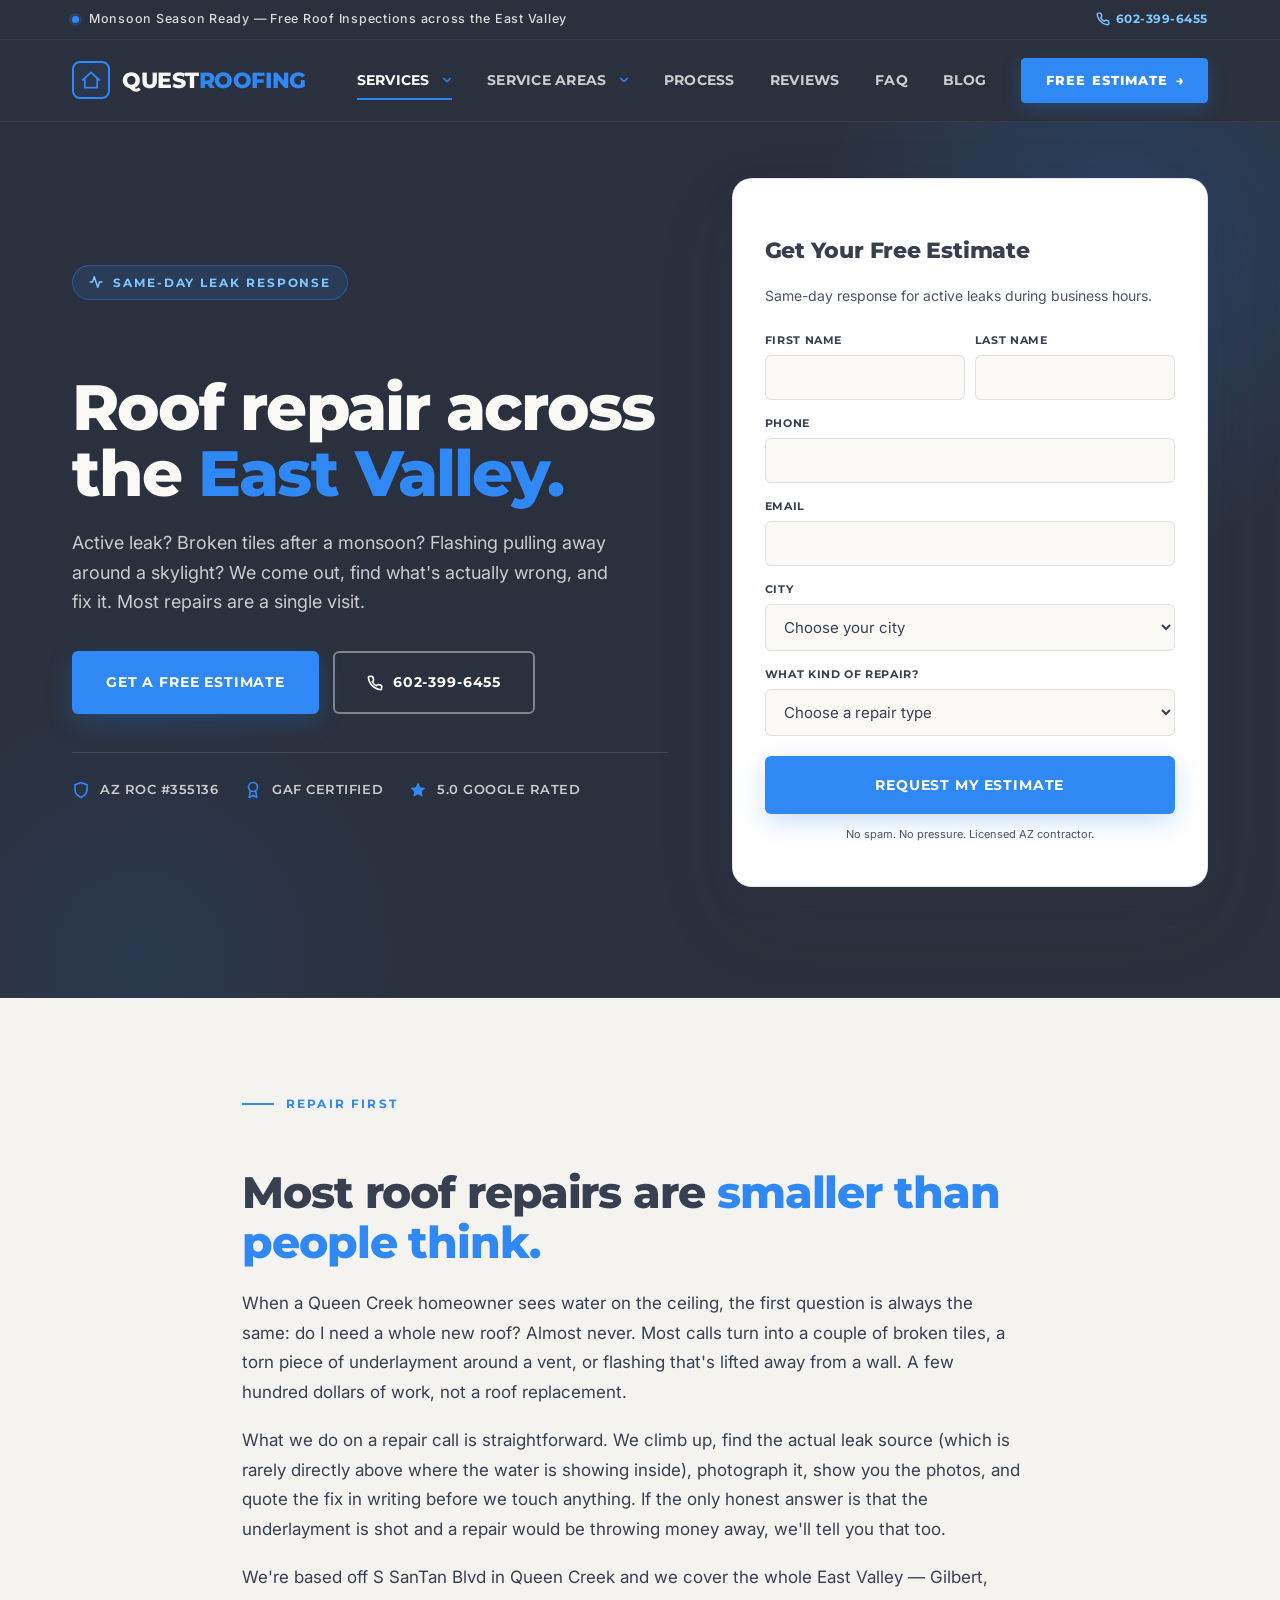
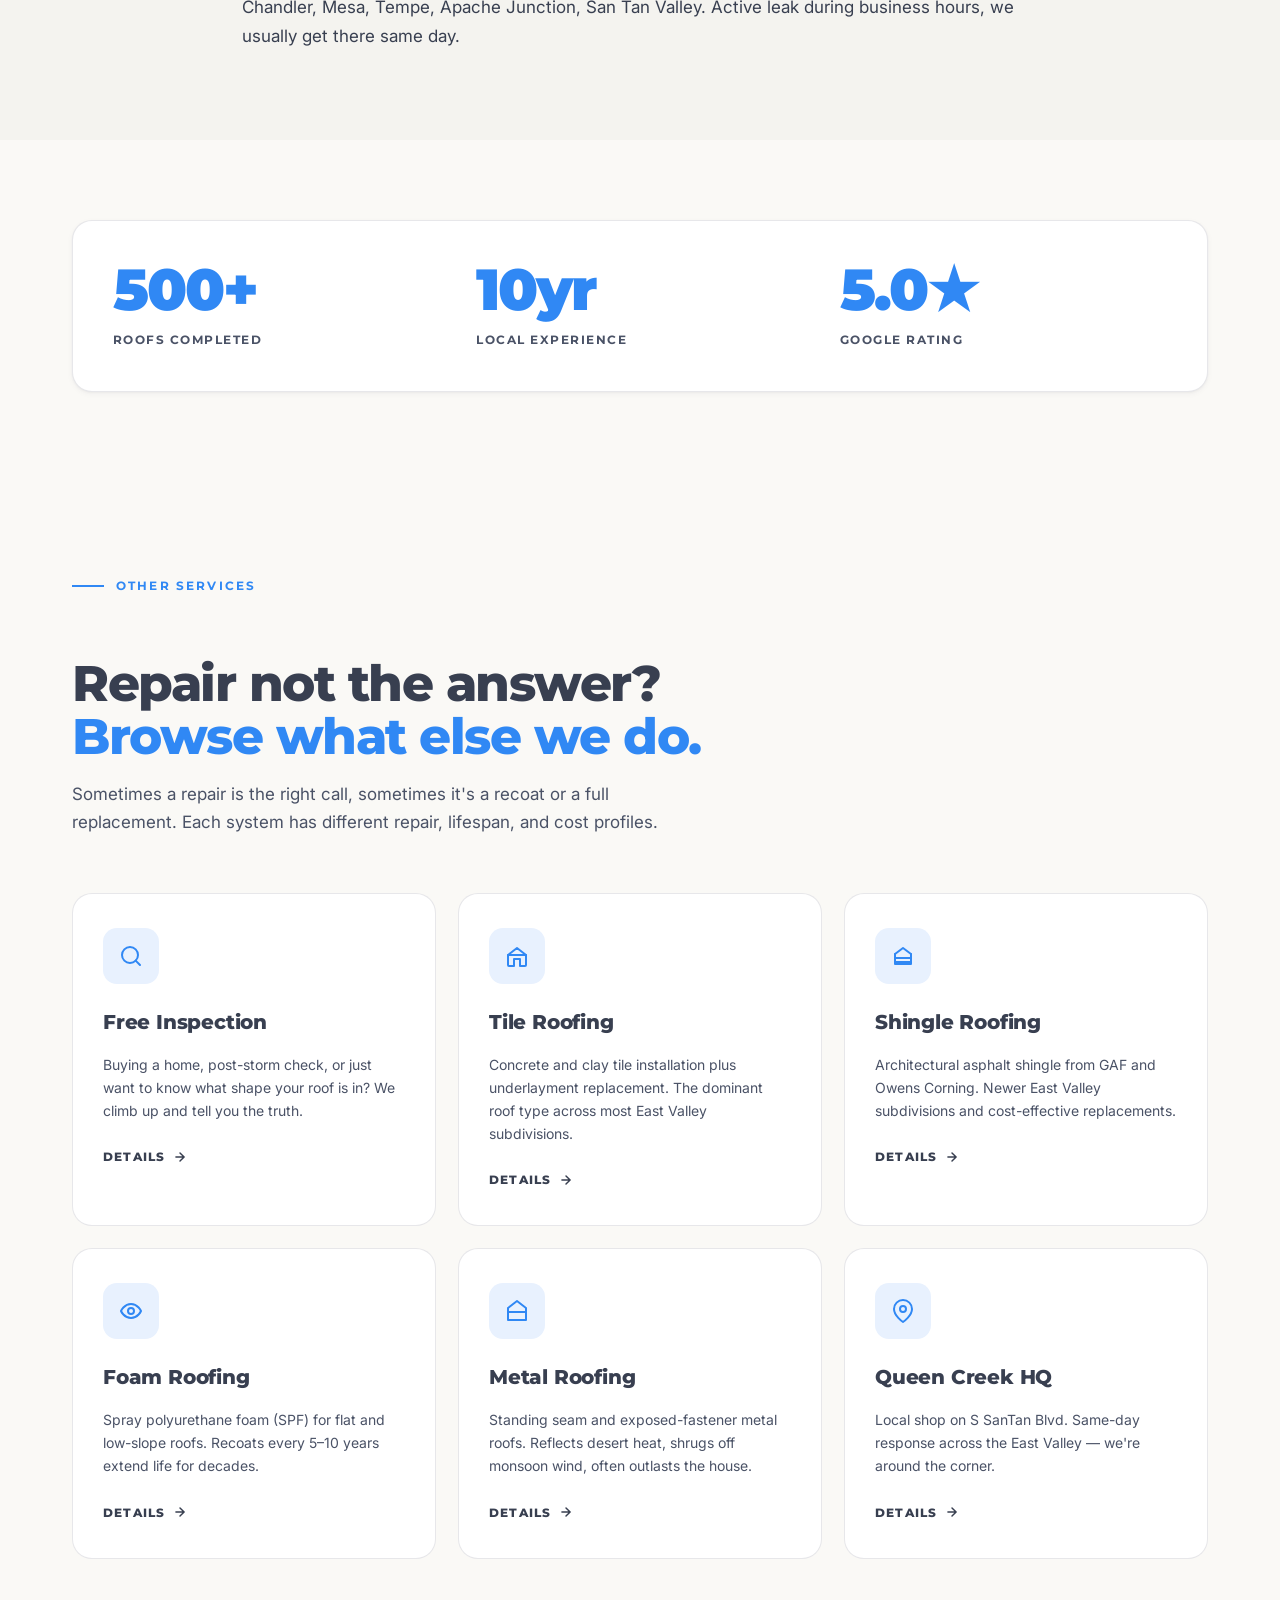
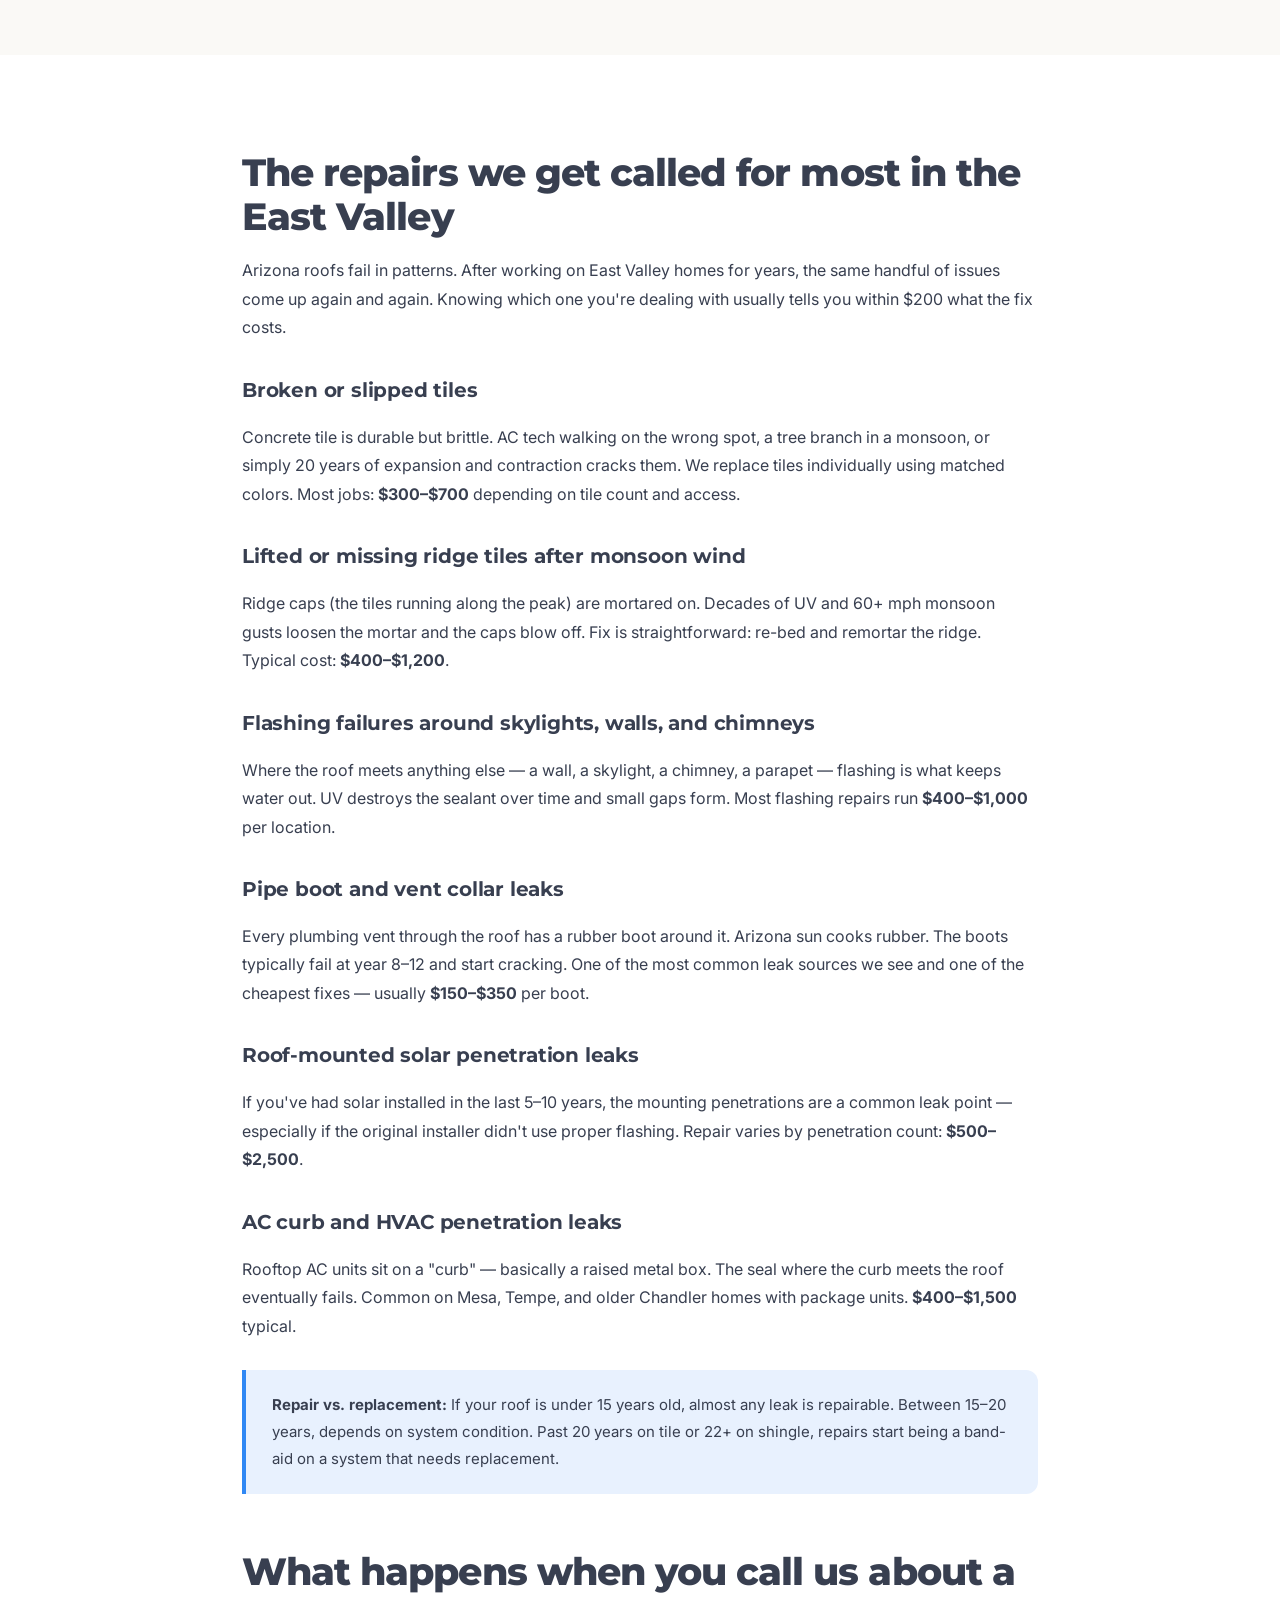
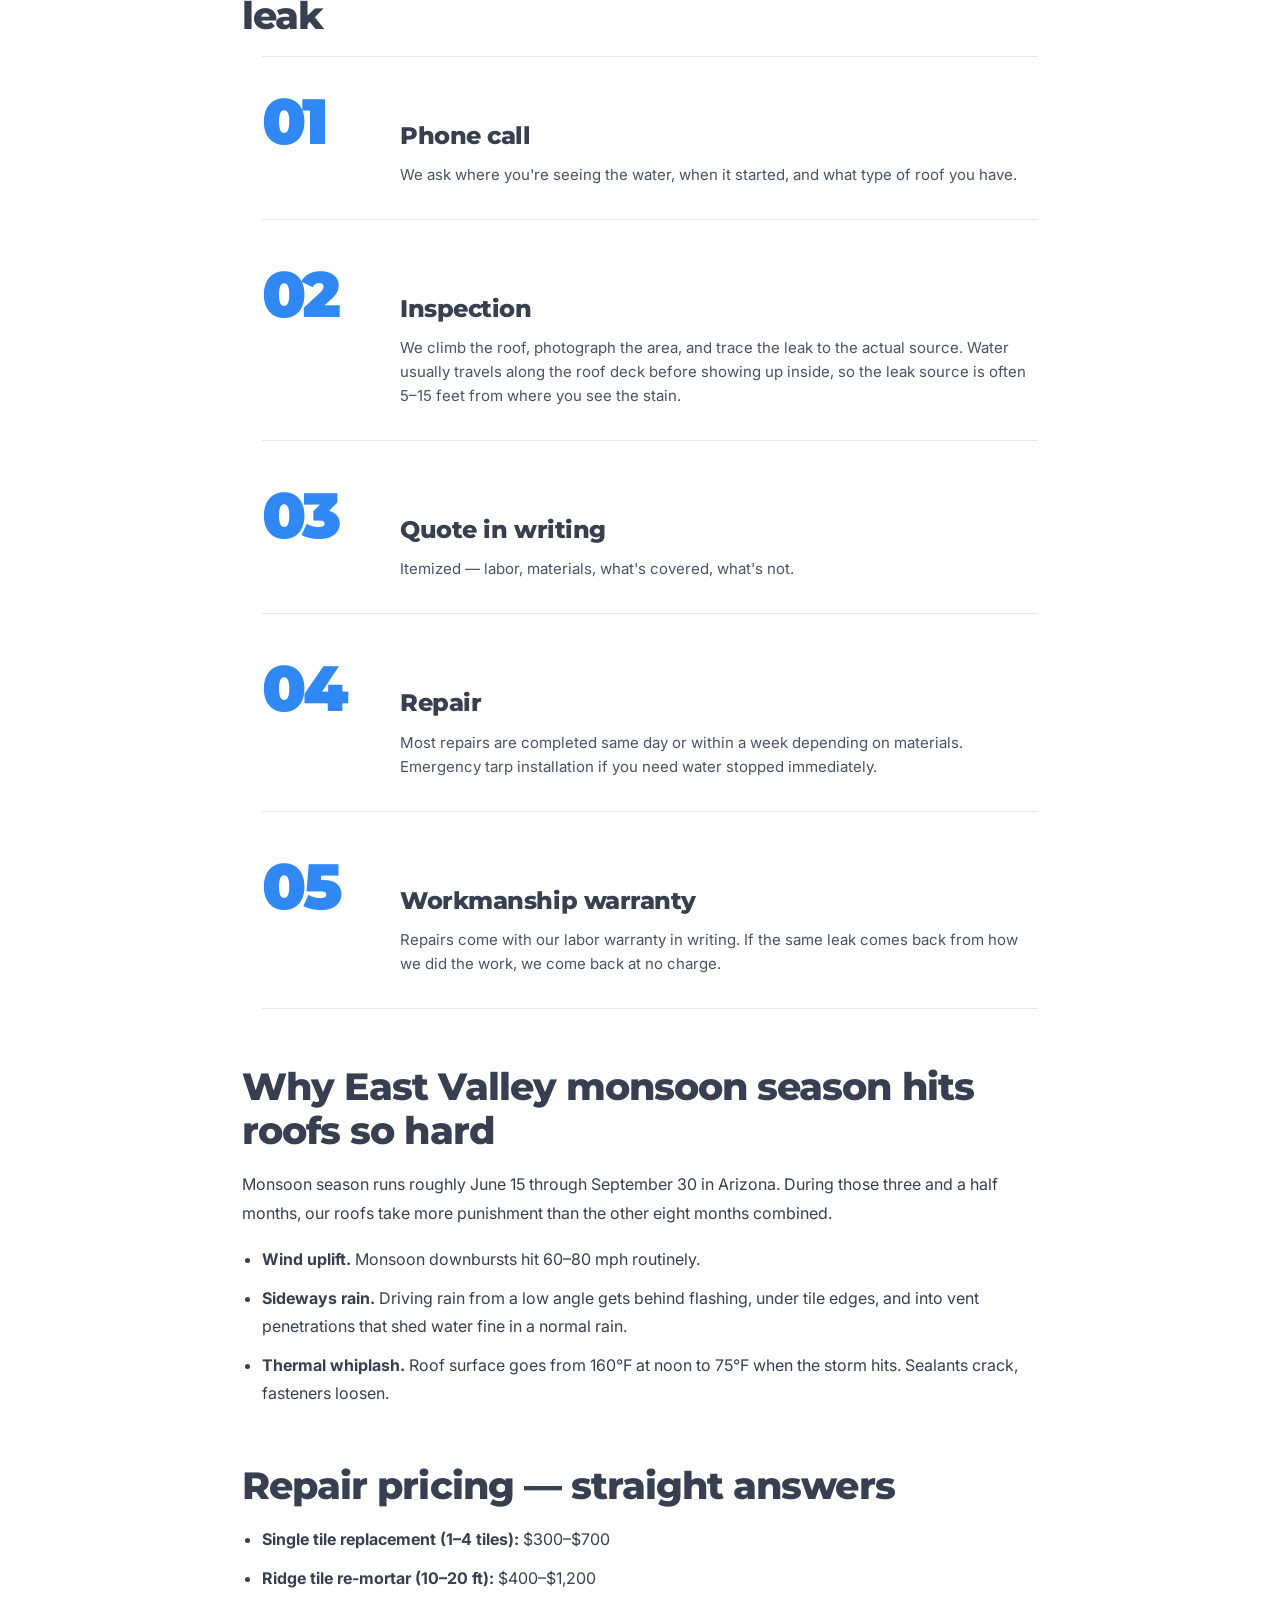
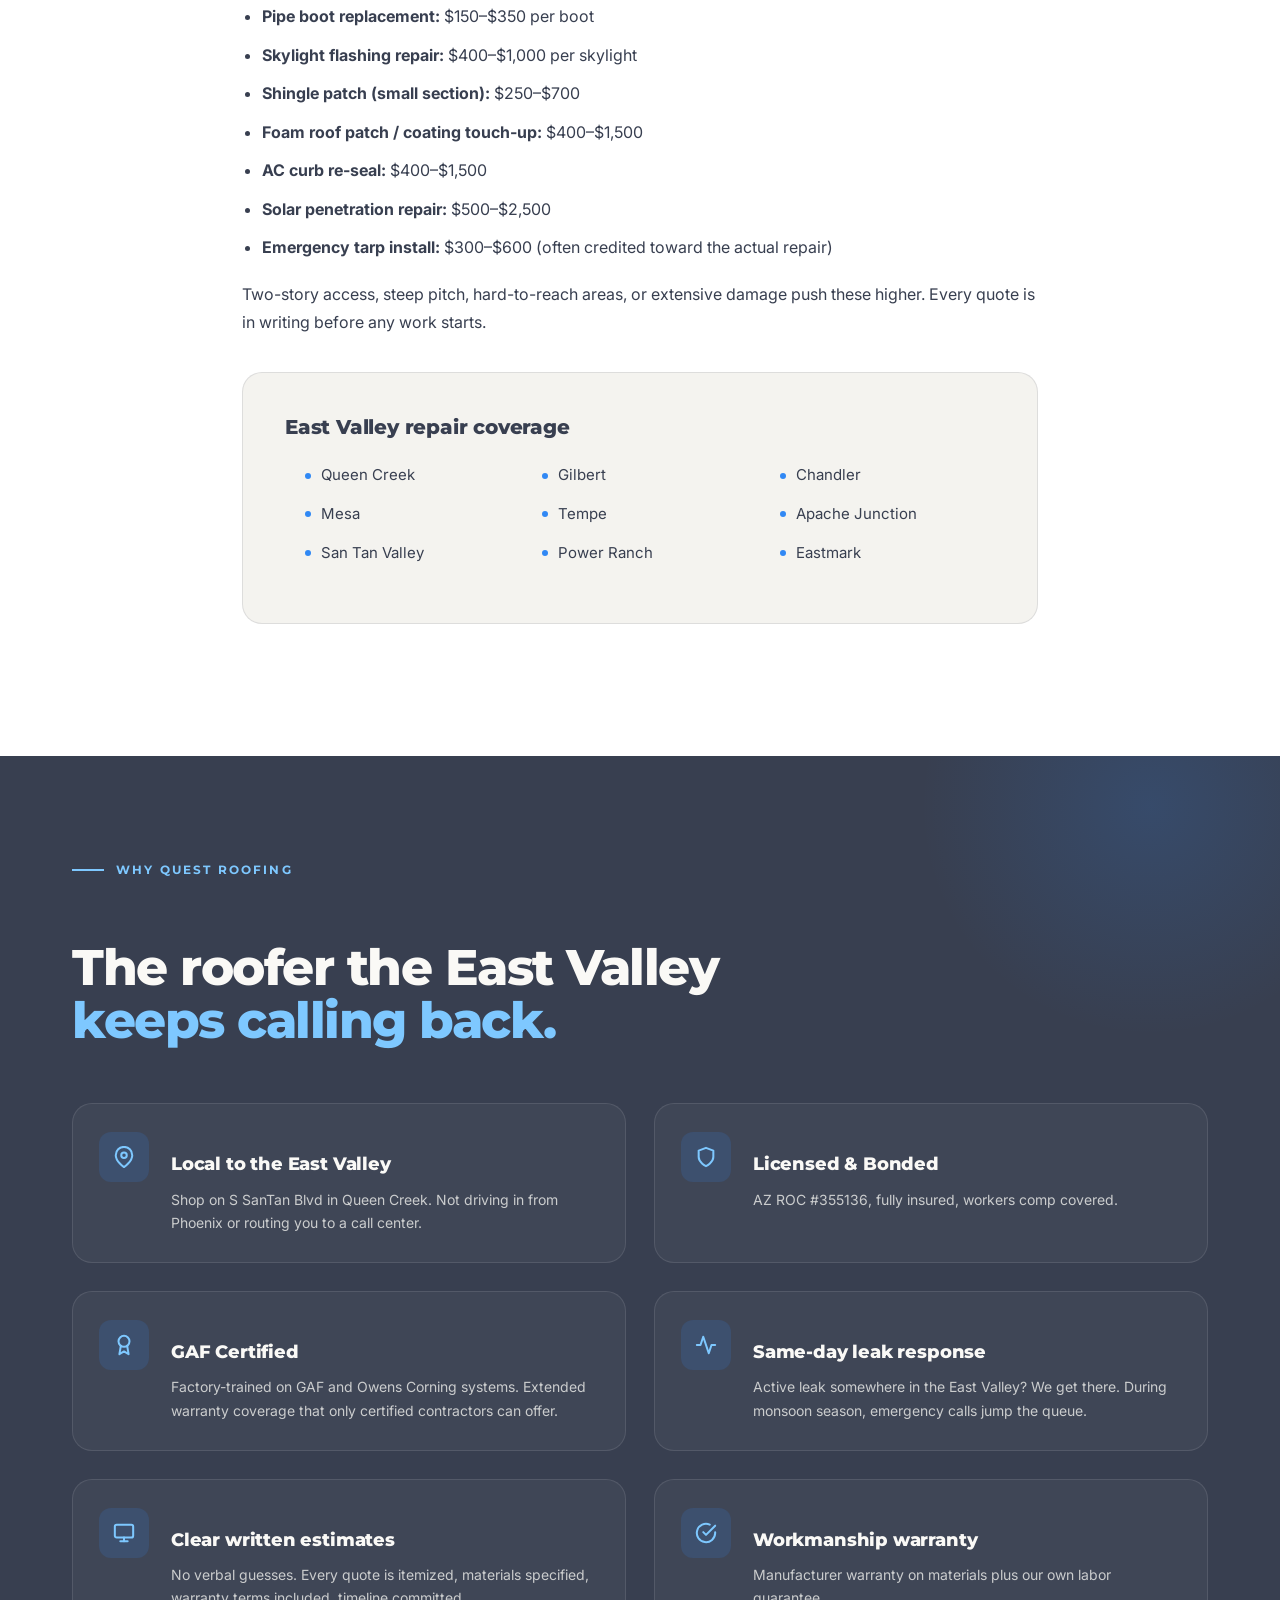
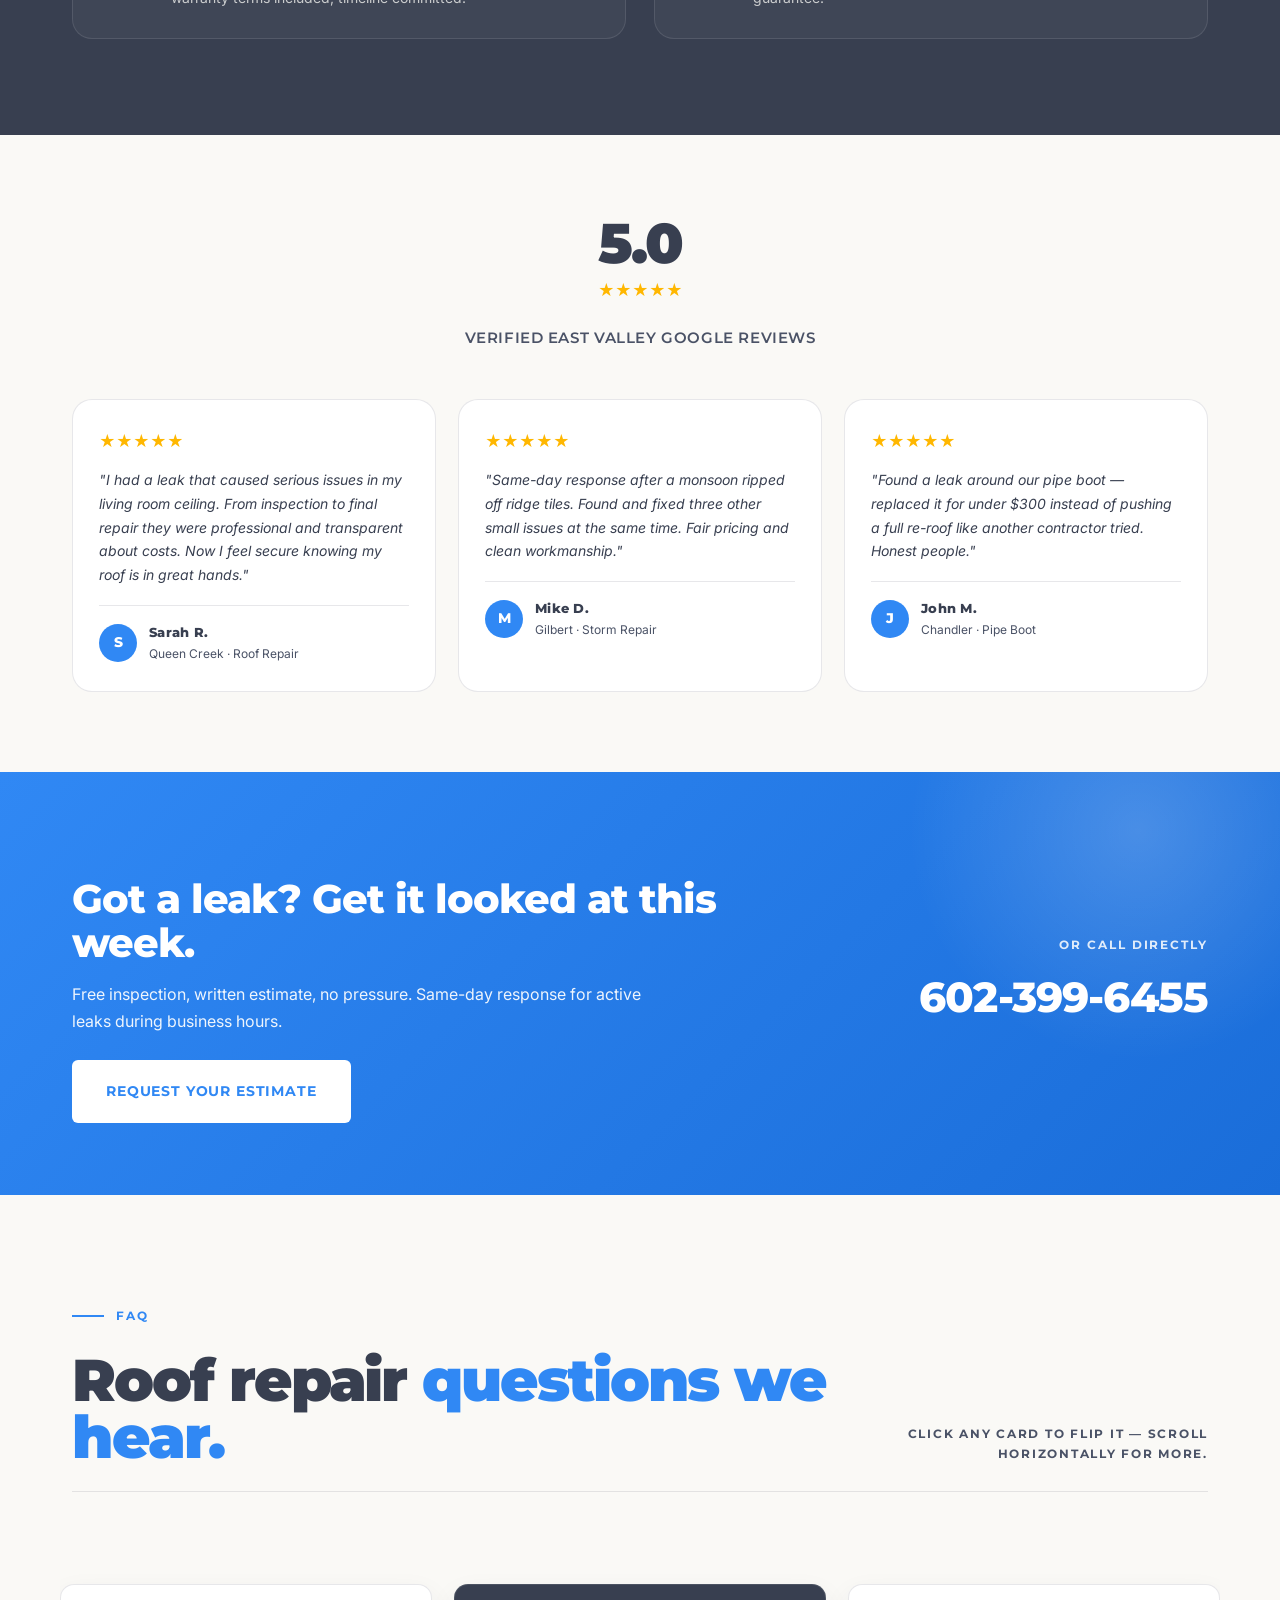
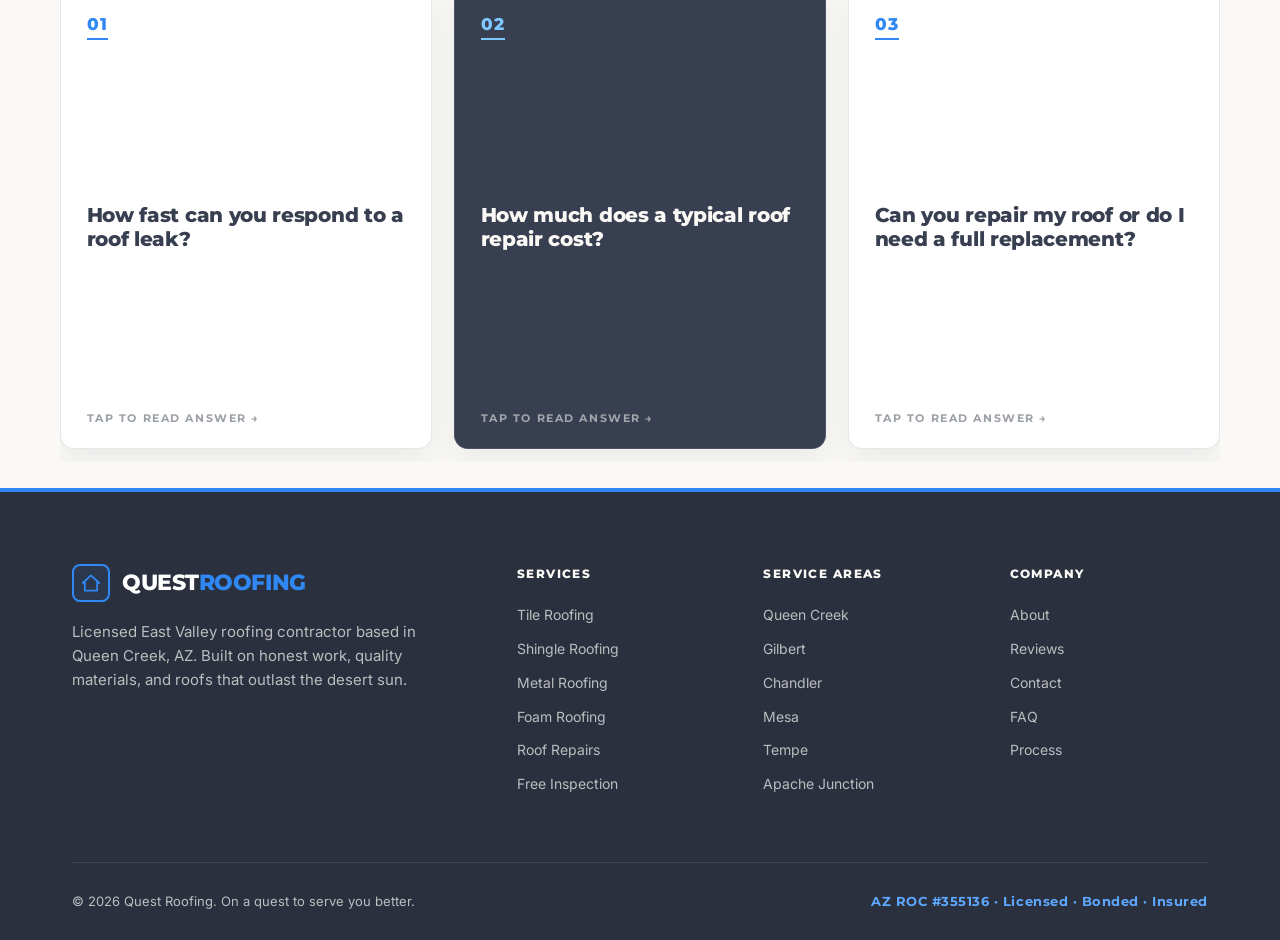
<file: roof-repairs.html>
<!DOCTYPE html>
<html lang="en">
<head>
<meta charset="UTF-8" />
<meta name="viewport" content="width=device-width, initial-scale=1.0" />

<title>Roof Repair in Queen Creek & East Valley AZ | Quest Roofing</title>
<meta name="description" content="Same-day leak response, monsoon damage, broken tiles, flashing repair across the East Valley. Honest written estimates. AZ ROC #355136." />
<link rel="canonical" href="https://questroofing.com/roof-repairs/" />
<meta name="robots" content="index, follow, max-image-preview:large" />
<meta name="theme-color" content="#2a303d" />

<meta property="og:type" content="website" />
<meta property="og:url" content="https://questroofing.com/roof-repairs/" />
<meta property="og:title" content="Roof Repair in the East Valley | Quest Roofing" />
<meta property="og:description" content="Same-day leak response, monsoon damage, broken tiles, flashing repair across the East Valley. Honest written estimates. AZ ROC #355136." />

<link rel="preconnect" href="https://fonts.googleapis.com" />
<link rel="preconnect" href="https://fonts.gstatic.com" crossorigin />
<link href="https://fonts.googleapis.com/css2?family=Montserrat:wght@500;600;700;800;900&family=Inter:wght@400;500;600;700&display=swap" rel="stylesheet" />

<link rel="stylesheet" href="nav-footer.css" />
<link rel="stylesheet" href="roof-repairs.css" />

<script type="application/ld+json">
{
  "@context": "https://schema.org",
  "@type": "Service",
  "serviceType": "Roof Repair",
  "provider": {
    "@type": "RoofingContractor",
    "name": "Quest Roofing",
    "telephone": "+1-602-399-6455",
    "address": {"@type": "PostalAddress", "streetAddress": "24871 S SanTan Blvd 100-130", "addressLocality": "Queen Creek", "addressRegion": "AZ", "postalCode": "85142", "addressCountry": "US"},
    "url": "https://questroofing.com"
  },
  "areaServed": [
    {"@type": "City", "name": "Queen Creek, AZ"},
    {"@type": "City", "name": "Gilbert, AZ"},
    {"@type": "City", "name": "Chandler, AZ"},
    {"@type": "City", "name": "Mesa, AZ"},
    {"@type": "City", "name": "Tempe, AZ"},
    {"@type": "City", "name": "Apache Junction, AZ"}
  ],
  "url": "https://questroofing.com/roof-repairs/"
}
</script>
</head>
<body>

<div id="navbar-placeholder"></div>

<!-- HERO -->
<section class="page-hero">
  <div class="container">
    <div class="hero-grid">
      <div>
        <div class="hero-eyebrow">
          <svg width="14" height="14" viewBox="0 0 24 24" fill="none" stroke="currentColor" stroke-width="2.5" stroke-linecap="round" stroke-linejoin="round"><polyline points="22 12 18 12 15 21 9 3 6 12 2 12"/></svg>
          Same-Day Leak Response
        </div>
        <h1>Roof repair across the <span>East Valley.</span></h1>
        <p class="hero-sub">Active leak? Broken tiles after a monsoon? Flashing pulling away around a skylight? We come out, find what's actually wrong, and fix it. Most repairs are a single visit.</p>
        <div class="hero-ctas">
          <a href="#estimate" class="btn btn-primary btn-large">Get a Free Estimate</a>
          <a href="tel:+16023996455" class="btn btn-secondary btn-large">
            <svg width="16" height="16" viewBox="0 0 24 24" fill="none" stroke="currentColor" stroke-width="2.5" stroke-linecap="round"><path d="M22 16.92v3a2 2 0 0 1-2.18 2 19.79 19.79 0 0 1-8.63-3.07 19.5 19.5 0 0 1-6-6 19.79 19.79 0 0 1-3.07-8.67A2 2 0 0 1 4.11 2h3a2 2 0 0 1 2 1.72c.13 1.05.37 2.08.7 3.06a2 2 0 0 1-.45 2.11L8.09 10.2a16 16 0 0 0 6 6l1.27-1.27a2 2 0 0 1 2.11-.45c.98.33 2.01.57 3.06.7A2 2 0 0 1 22 16.92z"/></svg>
            602-399-6455
          </a>
        </div>
        <div class="hero-trust">
          <div class="hero-trust-item"><svg width="18" height="18" viewBox="0 0 24 24" fill="none" stroke="currentColor" stroke-width="2.2" stroke-linecap="round" stroke-linejoin="round"><path d="M12 22s8-4 8-10V5l-8-3-8 3v7c0 6 8 10 8 10z"/></svg>AZ ROC #355136</div>
          <div class="hero-trust-item"><svg width="18" height="18" viewBox="0 0 24 24" fill="none" stroke="currentColor" stroke-width="2.2" stroke-linecap="round" stroke-linejoin="round"><circle cx="12" cy="8" r="6"/><path d="M15.477 12.89 17 22l-5-3-5 3 1.523-9.11"/></svg>GAF Certified</div>
          <div class="hero-trust-item"><svg width="18" height="18" viewBox="0 0 24 24" fill="currentColor"><path d="M12 2l3.09 6.26L22 9.27l-5 4.87 1.18 6.88L12 17.77l-6.18 3.25L7 14.14 2 9.27l6.91-1.01L12 2z"/></svg>5.0 Google Rated</div>
        </div>
      </div>
      <aside class="hero-card" id="estimate" aria-labelledby="est-title">
        <h3 id="est-title">Get Your Free Estimate</h3>
        <p>Same-day response for active leaks during business hours.</p>
        <form>
          <div class="form-row">
            <div class="field"><label for="fn">First Name</label><input id="fn" required /></div>
            <div class="field"><label for="ln">Last Name</label><input id="ln" required /></div>
          </div>
          <div class="field"><label for="ph">Phone</label><input id="ph" type="tel" required /></div>
          <div class="field"><label for="em">Email</label><input id="em" type="email" required /></div>
          <div class="field">
            <label for="ct">City</label>
            <select id="ct" required>
              <option value="">Choose your city</option>
              <option>Queen Creek</option><option>Gilbert</option><option>Chandler</option>
              <option>Mesa</option><option>Tempe</option><option>Apache Junction</option>
              <option>San Tan Valley</option><option>Other East Valley</option>
            </select>
          </div>
          <div class="field">
            <label for="sv">What kind of repair?</label>
            <select id="sv" required>
              <option value="">Choose a repair type</option>
              <option>Active Leak</option>
              <option>Broken / Slipped Tiles</option>
              <option>Ridge Cap Repair</option>
              <option>Flashing Failure</option>
              <option>Pipe Boot / Vent Leak</option>
              <option>Solar Penetration Leak</option>
              <option>Storm / Insurance Claim</option>
              <option>Not Sure</option>
            </select>
          </div>
          <button type="submit" class="btn btn-primary btn-large">Request My Estimate</button>
          <p class="hero-card-fine">No spam. No pressure. Licensed AZ contractor.</p>
        </form>
      </aside>
    </div>
  </div>
</section>

<!-- INTRO -->
<section class="intro-block">
  <div class="container-narrow">
    <div class="section-eyebrow">Repair First</div>
    <h2>Most roof repairs are <span>smaller than people think.</span></h2>
    <p>When a Queen Creek homeowner sees water on the ceiling, the first question is always the same: do I need a whole new roof? Almost never. Most calls turn into a couple of broken tiles, a torn piece of underlayment around a vent, or flashing that's lifted away from a wall. A few hundred dollars of work, not a roof replacement.</p>
    <p>What we do on a repair call is straightforward. We climb up, find the actual leak source (which is rarely directly above where the water is showing inside), photograph it, show you the photos, and quote the fix in writing before we touch anything. If the only honest answer is that the underlayment is shot and a repair would be throwing money away, we'll tell you that too.</p>
    <p>We're based off S SanTan Blvd in Queen Creek and we cover the whole East Valley — Gilbert, Chandler, Mesa, Tempe, Apache Junction, San Tan Valley. Active leak during business hours, we usually get there same day.</p>
  </div>
</section>

<!-- KEY STATS -->
<section class="section" style="padding-top: 24px; padding-bottom: 24px;">
  <div class="container">
    <div class="stat-strip">
      <div>
        <span class="stat-num">500+</span>
        <span class="stat-label">Roofs Completed</span>
      </div>
      <div>
        <span class="stat-num">10yr</span>
        <span class="stat-label">Local Experience</span>
      </div>
      <div>
        <span class="stat-num">5.0★</span>
        <span class="stat-label">Google Rating</span>
      </div>
    </div>
  </div>
</section>

<!-- OTHER SERVICES -->
<section class="section">
  <div class="container">
    <div class="section-head">
      <div class="section-eyebrow">Other Services</div>
      <h2>Repair not the answer? <span>Browse what else we do.</span></h2>
      <p>Sometimes a repair is the right call, sometimes it's a recoat or a full replacement. Each system has different repair, lifespan, and cost profiles.</p>
    </div>
    <div class="services-grid">
      <article class="service-card">
        <div class="service-icon"><svg width="24" height="24" viewBox="0 0 24 24" fill="none" stroke="currentColor" stroke-width="2" stroke-linecap="round" stroke-linejoin="round"><circle cx="11" cy="11" r="8"/><line x1="21" y1="21" x2="16.65" y2="16.65"/></svg></div>
        <h3>Free Inspection</h3>
        <p>Buying a home, post-storm check, or just want to know what shape your roof is in? We climb up and tell you the truth.</p>
        <a href="free-roof-inspection.html" class="service-link">Details <svg width="14" height="14" viewBox="0 0 24 24" fill="none" stroke="currentColor" stroke-width="2.5" stroke-linecap="round"><path d="M5 12h14M12 5l7 7-7 7"/></svg></a>
      </article>
      <article class="service-card">
        <div class="service-icon"><svg width="24" height="24" viewBox="0 0 24 24" fill="none" stroke="currentColor" stroke-width="2" stroke-linecap="round" stroke-linejoin="round"><path d="M3 11l9-7 9 7v10a1 1 0 0 1-1 1h-5v-7h-6v7H4a1 1 0 0 1-1-1z"/><path d="M3 11h18"/></svg></div>
        <h3>Tile Roofing</h3>
        <p>Concrete and clay tile installation plus underlayment replacement. The dominant roof type across most East Valley subdivisions.</p>
        <a href="tile-roofing.html" class="service-link">Details <svg width="14" height="14" viewBox="0 0 24 24" fill="none" stroke="currentColor" stroke-width="2.5" stroke-linecap="round"><path d="M5 12h14M12 5l7 7-7 7"/></svg></a>
      </article>
      <article class="service-card">
        <div class="service-icon"><svg width="24" height="24" viewBox="0 0 24 24" fill="none" stroke="currentColor" stroke-width="2" stroke-linecap="round" stroke-linejoin="round"><path d="M4 10l8-6 8 6"/><path d="M4 10v10h16V10"/><path d="M4 14h16M4 18h16"/></svg></div>
        <h3>Shingle Roofing</h3>
        <p>Architectural asphalt shingle from GAF and Owens Corning. Newer East Valley subdivisions and cost-effective replacements.</p>
        <a href="shingle-roofing.html" class="service-link">Details <svg width="14" height="14" viewBox="0 0 24 24" fill="none" stroke="currentColor" stroke-width="2.5" stroke-linecap="round"><path d="M5 12h14M12 5l7 7-7 7"/></svg></a>
      </article>
      <article class="service-card">
        <div class="service-icon"><svg width="24" height="24" viewBox="0 0 24 24" fill="none" stroke="currentColor" stroke-width="2" stroke-linecap="round" stroke-linejoin="round"><path d="M2 12s3-7 10-7 10 7 10 7-3 7-10 7-10-7-10-7z"/><circle cx="12" cy="12" r="3"/></svg></div>
        <h3>Foam Roofing</h3>
        <p>Spray polyurethane foam (SPF) for flat and low-slope roofs. Recoats every 5–10 years extend life for decades.</p>
        <a href="foam-roof.html" class="service-link">Details <svg width="14" height="14" viewBox="0 0 24 24" fill="none" stroke="currentColor" stroke-width="2.5" stroke-linecap="round"><path d="M5 12h14M12 5l7 7-7 7"/></svg></a>
      </article>
      <article class="service-card">
        <div class="service-icon"><svg width="24" height="24" viewBox="0 0 24 24" fill="none" stroke="currentColor" stroke-width="2" stroke-linecap="round" stroke-linejoin="round"><path d="M3 9l9-7 9 7v12H3z"/><line x1="3" y1="13" x2="21" y2="13"/></svg></div>
        <h3>Metal Roofing</h3>
        <p>Standing seam and exposed-fastener metal roofs. Reflects desert heat, shrugs off monsoon wind, often outlasts the house.</p>
        <a href="metal-roofing.html" class="service-link">Details <svg width="14" height="14" viewBox="0 0 24 24" fill="none" stroke="currentColor" stroke-width="2.5" stroke-linecap="round"><path d="M5 12h14M12 5l7 7-7 7"/></svg></a>
      </article>
      <article class="service-card">
        <div class="service-icon"><svg width="24" height="24" viewBox="0 0 24 24" fill="none" stroke="currentColor" stroke-width="2" stroke-linecap="round" stroke-linejoin="round"><path d="M21 10c0 7-9 13-9 13s-9-6-9-13a9 9 0 0 1 18 0z"/><circle cx="12" cy="10" r="3"/></svg></div>
        <h3>Queen Creek HQ</h3>
        <p>Local shop on S SanTan Blvd. Same-day response across the East Valley — we're around the corner.</p>
        <a href="roofing-queen-creek-az.html" class="service-link">Details <svg width="14" height="14" viewBox="0 0 24 24" fill="none" stroke="currentColor" stroke-width="2.5" stroke-linecap="round"><path d="M5 12h14M12 5l7 7-7 7"/></svg></a>
      </article>
    </div>
  </div>
</section>

<!-- LONG CONTENT -->
<section class="long-content">
  <div class="container-narrow">

    <h2>The repairs we get called for most in the East Valley</h2>
    <p>Arizona roofs fail in patterns. After working on East Valley homes for years, the same handful of issues come up again and again. Knowing which one you're dealing with usually tells you within $200 what the fix costs.</p>

    <h3>Broken or slipped tiles</h3>
    <p>Concrete tile is durable but brittle. AC tech walking on the wrong spot, a tree branch in a monsoon, or simply 20 years of expansion and contraction cracks them. We replace tiles individually using matched colors. Most jobs: <strong>$300–$700</strong> depending on tile count and access.</p>

    <h3>Lifted or missing ridge tiles after monsoon wind</h3>
    <p>Ridge caps (the tiles running along the peak) are mortared on. Decades of UV and 60+ mph monsoon gusts loosen the mortar and the caps blow off. Fix is straightforward: re-bed and remortar the ridge. Typical cost: <strong>$400–$1,200</strong>.</p>

    <h3>Flashing failures around skylights, walls, and chimneys</h3>
    <p>Where the roof meets anything else — a wall, a skylight, a chimney, a parapet — flashing is what keeps water out. UV destroys the sealant over time and small gaps form. Most flashing repairs run <strong>$400–$1,000</strong> per location.</p>

    <h3>Pipe boot and vent collar leaks</h3>
    <p>Every plumbing vent through the roof has a rubber boot around it. Arizona sun cooks rubber. The boots typically fail at year 8–12 and start cracking. One of the most common leak sources we see and one of the cheapest fixes — usually <strong>$150–$350</strong> per boot.</p>

    <h3>Roof-mounted solar penetration leaks</h3>
    <p>If you've had solar installed in the last 5–10 years, the mounting penetrations are a common leak point — especially if the original installer didn't use proper flashing. Repair varies by penetration count: <strong>$500–$2,500</strong>.</p>

    <h3>AC curb and HVAC penetration leaks</h3>
    <p>Rooftop AC units sit on a "curb" — basically a raised metal box. The seal where the curb meets the roof eventually fails. Common on Mesa, Tempe, and older Chandler homes with package units. <strong>$400–$1,500</strong> typical.</p>

    <div class="callout">
      <p><strong>Repair vs. replacement:</strong> If your roof is under 15 years old, almost any leak is repairable. Between 15–20 years, depends on system condition. Past 20 years on tile or 22+ on shingle, repairs start being a band-aid on a system that needs replacement.</p>
    </div>

    <h2>What happens when you call us about a leak</h2>
    <ul class="poster-list">
  <li>
    <span class="pl-num">01</span>
    <div class="pl-body">
      <h3>Phone call</h3>
      <p>We ask where you're seeing the water, when it started, and what type of roof you have.</p>
    </div>
  </li>
  <li>
    <span class="pl-num">02</span>
    <div class="pl-body">
      <h3>Inspection</h3>
      <p>We climb the roof, photograph the area, and trace the leak to the actual source. Water usually travels along the roof deck before showing up inside, so the leak source is often 5–15 feet from where you see the stain.</p>
    </div>
  </li>
  <li>
    <span class="pl-num">03</span>
    <div class="pl-body">
      <h3>Quote in writing</h3>
      <p>Itemized — labor, materials, what's covered, what's not.</p>
    </div>
  </li>
  <li>
    <span class="pl-num">04</span>
    <div class="pl-body">
      <h3>Repair</h3>
      <p>Most repairs are completed same day or within a week depending on materials. Emergency tarp installation if you need water stopped immediately.</p>
    </div>
  </li>
  <li>
    <span class="pl-num">05</span>
    <div class="pl-body">
      <h3>Workmanship warranty</h3>
      <p>Repairs come with our labor warranty in writing. If the same leak comes back from how we did the work, we come back at no charge.</p>
    </div>
  </li>
</ul>

    <h2>Why East Valley monsoon season hits roofs so hard</h2>
    <p>Monsoon season runs roughly June 15 through September 30 in Arizona. During those three and a half months, our roofs take more punishment than the other eight months combined.</p>
    <ul>
      <li><strong>Wind uplift.</strong> Monsoon downbursts hit 60–80 mph routinely.</li>
      <li><strong>Sideways rain.</strong> Driving rain from a low angle gets behind flashing, under tile edges, and into vent penetrations that shed water fine in a normal rain.</li>
      <li><strong>Thermal whiplash.</strong> Roof surface goes from 160°F at noon to 75°F when the storm hits. Sealants crack, fasteners loosen.</li>
    </ul>

    <h2>Repair pricing — straight answers</h2>
    <ul>
      <li><strong>Single tile replacement (1–4 tiles):</strong> $300–$700</li>
      <li><strong>Ridge tile re-mortar (10–20 ft):</strong> $400–$1,200</li>
      <li><strong>Pipe boot replacement:</strong> $150–$350 per boot</li>
      <li><strong>Skylight flashing repair:</strong> $400–$1,000 per skylight</li>
      <li><strong>Shingle patch (small section):</strong> $250–$700</li>
      <li><strong>Foam roof patch / coating touch-up:</strong> $400–$1,500</li>
      <li><strong>AC curb re-seal:</strong> $400–$1,500</li>
      <li><strong>Solar penetration repair:</strong> $500–$2,500</li>
      <li><strong>Emergency tarp install:</strong> $300–$600 (often credited toward the actual repair)</li>
    </ul>
    <p>Two-story access, steep pitch, hard-to-reach areas, or extensive damage push these higher. Every quote is in writing before any work starts.</p>

    <div class="neighborhoods">
      <h3>East Valley repair coverage</h3>
      <ul class="neighborhoods-list">
        <li>Queen Creek</li>
        <li>Gilbert</li>
        <li>Chandler</li>
        <li>Mesa</li>
        <li>Tempe</li>
        <li>Apache Junction</li>
        <li>San Tan Valley</li>
        <li>Power Ranch</li>
        <li>Eastmark</li>
      </ul>
    </div>

  </div>
</section>

<!-- WHY US -->
<section class="why-us">
  <div class="container">
    <div class="section-head">
      <div class="section-eyebrow">Why Quest Roofing</div>
      <h2>The roofer the East Valley <span>keeps calling back.</span></h2>
    </div>
    <div class="why-grid">
      <div class="why-item">
        <div class="why-icon"><svg width="22" height="22" viewBox="0 0 24 24" fill="none" stroke="currentColor" stroke-width="2.2" stroke-linecap="round" stroke-linejoin="round"><path d="M21 10c0 7-9 13-9 13s-9-6-9-13a9 9 0 0 1 18 0z"/><circle cx="12" cy="10" r="3"/></svg></div>
        <div><h3>Local to the East Valley</h3><p>Shop on S SanTan Blvd in Queen Creek. Not driving in from Phoenix or routing you to a call center.</p></div>
      </div>
      <div class="why-item">
        <div class="why-icon"><svg width="22" height="22" viewBox="0 0 24 24" fill="none" stroke="currentColor" stroke-width="2.2" stroke-linecap="round" stroke-linejoin="round"><path d="M12 22s8-4 8-10V5l-8-3-8 3v7c0 6 8 10 8 10z"/></svg></div>
        <div><h3>Licensed & Bonded</h3><p>AZ ROC #355136, fully insured, workers comp covered.</p></div>
      </div>
      <div class="why-item">
        <div class="why-icon"><svg width="22" height="22" viewBox="0 0 24 24" fill="none" stroke="currentColor" stroke-width="2.2" stroke-linecap="round" stroke-linejoin="round"><circle cx="12" cy="8" r="6"/><path d="M15.477 12.89 17 22l-5-3-5 3 1.523-9.11"/></svg></div>
        <div><h3>GAF Certified</h3><p>Factory-trained on GAF and Owens Corning systems. Extended warranty coverage that only certified contractors can offer.</p></div>
      </div>
      <div class="why-item">
        <div class="why-icon"><svg width="22" height="22" viewBox="0 0 24 24" fill="none" stroke="currentColor" stroke-width="2.2" stroke-linecap="round" stroke-linejoin="round"><polyline points="22 12 18 12 15 21 9 3 6 12 2 12"/></svg></div>
        <div><h3>Same-day leak response</h3><p>Active leak somewhere in the East Valley? We get there. During monsoon season, emergency calls jump the queue.</p></div>
      </div>
      <div class="why-item">
        <div class="why-icon"><svg width="22" height="22" viewBox="0 0 24 24" fill="none" stroke="currentColor" stroke-width="2.2" stroke-linecap="round" stroke-linejoin="round"><rect x="2" y="3" width="20" height="14" rx="2"/><line x1="8" y1="21" x2="16" y2="21"/><line x1="12" y1="17" x2="12" y2="21"/></svg></div>
        <div><h3>Clear written estimates</h3><p>No verbal guesses. Every quote is itemized, materials specified, warranty terms included, timeline committed.</p></div>
      </div>
      <div class="why-item">
        <div class="why-icon"><svg width="22" height="22" viewBox="0 0 24 24" fill="none" stroke="currentColor" stroke-width="2.2" stroke-linecap="round" stroke-linejoin="round"><path d="M22 11.08V12a10 10 0 1 1-5.93-9.14"/><polyline points="22 4 12 14.01 9 11.01"/></svg></div>
        <div><h3>Workmanship warranty</h3><p>Manufacturer warranty on materials plus our own labor guarantee.</p></div>
      </div>
    </div>
  </div>
</section>

<!-- REVIEWS -->
<section class="reviews-strip">
  <div class="container">
    <div class="reviews-strip-head">
      <div class="rating-big">5.0</div>
      <div class="stars">★★★★★</div>
      <p>Verified East Valley Google Reviews</p>
    </div>
    <div class="reviews-row">
      <div class="review-mini">
        <div class="review-mini-stars">★★★★★</div>
        <p>"I had a leak that caused serious issues in my living room ceiling. From inspection to final repair they were professional and transparent about costs. Now I feel secure knowing my roof is in great hands."</p>
        <div class="review-mini-author"><div class="review-mini-avatar">S</div><div><div class="review-mini-name">Sarah R.</div><div class="review-mini-meta">Queen Creek · Roof Repair</div></div></div>
      </div>
      <div class="review-mini">
        <div class="review-mini-stars">★★★★★</div>
        <p>"Same-day response after a monsoon ripped off ridge tiles. Found and fixed three other small issues at the same time. Fair pricing and clean workmanship."</p>
        <div class="review-mini-author"><div class="review-mini-avatar">M</div><div><div class="review-mini-name">Mike D.</div><div class="review-mini-meta">Gilbert · Storm Repair</div></div></div>
      </div>
      <div class="review-mini">
        <div class="review-mini-stars">★★★★★</div>
        <p>"Found a leak around our pipe boot — replaced it for under $300 instead of pushing a full re-roof like another contractor tried. Honest people."</p>
        <div class="review-mini-author"><div class="review-mini-avatar">J</div><div><div class="review-mini-name">John M.</div><div class="review-mini-meta">Chandler · Pipe Boot</div></div></div>
      </div>
    </div>
  </div>
</section>

<!-- CTA -->
<section class="cta-band">
  <div class="container">
    <div class="cta-inner">
      <div>
        <h2>Got a leak? Get it looked at this week.</h2>
        <p>Free inspection, written estimate, no pressure. Same-day response for active leaks during business hours.</p>
        <a href="#estimate" class="btn btn-large">Request Your Estimate</a>
      </div>
      <div class="cta-phone">
        <div class="cta-phone-label">Or call directly</div>
        <a href="tel:+16023996455" class="cta-phone-num">602-399-6455</a>
      </div>
    </div>
  </div>
</section>

<!-- FAQ -->
<section class="faq-section">
  <div class="container">
    <div class="faq-header-row">
      <div>
        <div class="section-eyebrow">FAQ</div>
        <h2 class="faq-headline">Roof repair <span>questions we hear.</span></h2>
      </div>
      <p class="faq-hint">Click any card to flip it &mdash; scroll horizontally for more.</p>
    </div>
  </div>

  <div class="faq-rail-wrap">
    <div class="faq-rail">
      <button class="faq-card" type="button" aria-pressed="false">
        <div class="faq-card-inner">
          <div class="faq-card-face faq-card-front">
            <span class="faq-card-num">01</span>
            <h3 class="faq-card-question">How fast can you respond to a roof leak?</h3>
            <span class="faq-card-flip-hint">Tap to read answer →</span>
          </div>
          <div class="faq-card-face faq-card-back">
            <span class="faq-card-num faq-card-num-back">01</span>
            <p>Same day for active leaks during business hours, usually within a few hours. Our shop is in Queen Creek off S SanTan Blvd. During monsoon season, emergency leak calls jump the queue.</p>
            <span class="faq-card-flip-hint">← Tap to flip back</span>
          </div>
        </div>
      </button>
      <button class="faq-card" type="button" aria-pressed="false">
        <div class="faq-card-inner">
          <div class="faq-card-face faq-card-front">
            <span class="faq-card-num">02</span>
            <h3 class="faq-card-question">How much does a typical roof repair cost?</h3>
            <span class="faq-card-flip-hint">Tap to read answer →</span>
          </div>
          <div class="faq-card-face faq-card-back">
            <span class="faq-card-num faq-card-num-back">02</span>
            <p>Most East Valley roof repairs run $300–$1,500. Single tile fixes are around $300–$700, ridge tile re-mortar $400–$1,200, pipe boot replacement $150–$350, flashing repairs $400–$1,000.</p>
            <span class="faq-card-flip-hint">← Tap to flip back</span>
          </div>
        </div>
      </button>
      <button class="faq-card" type="button" aria-pressed="false">
        <div class="faq-card-inner">
          <div class="faq-card-face faq-card-front">
            <span class="faq-card-num">03</span>
            <h3 class="faq-card-question">Can you repair my roof or do I need a full replacement?</h3>
            <span class="faq-card-flip-hint">Tap to read answer →</span>
          </div>
          <div class="faq-card-face faq-card-back">
            <span class="faq-card-num faq-card-num-back">03</span>
            <p>Depends on the roof's age and overall condition. Under 15 years, almost any leak is repairable. Between 15 and 20 years, depends on the system. Past 20 years on tile or 22+ on shingle, repairs are often a band-aid.</p>
            <span class="faq-card-flip-hint">← Tap to flip back</span>
          </div>
        </div>
      </button>
      <button class="faq-card" type="button" aria-pressed="false">
        <div class="faq-card-inner">
          <div class="faq-card-face faq-card-front">
            <span class="faq-card-num">04</span>
            <h3 class="faq-card-question">Will my homeowner's insurance cover the repair?</h3>
            <span class="faq-card-flip-hint">Tap to read answer →</span>
          </div>
          <div class="faq-card-face faq-card-back">
            <span class="faq-card-num faq-card-num-back">04</span>
            <p>If the damage was caused by a covered event (monsoon wind, hail, falling tree branch), often yes. Wear-and-tear and age-related failures aren't covered. We do free pre-claim inspections.</p>
            <span class="faq-card-flip-hint">← Tap to flip back</span>
          </div>
        </div>
      </button>
      <button class="faq-card" type="button" aria-pressed="false">
        <div class="faq-card-inner">
          <div class="faq-card-face faq-card-front">
            <span class="faq-card-num">05</span>
            <h3 class="faq-card-question">Do you do emergency tarping if it's actively raining?</h3>
            <span class="faq-card-flip-hint">Tap to read answer →</span>
          </div>
          <div class="faq-card-face faq-card-back">
            <span class="faq-card-num faq-card-num-back">05</span>
            <p>Yes. We carry tarps and can get one over an active leak the same day in most cases. Tarp installs typically run $300–$600 and that fee is often credited toward the permanent repair.</p>
            <span class="faq-card-flip-hint">← Tap to flip back</span>
          </div>
        </div>
      </button>
      <button class="faq-card" type="button" aria-pressed="false">
        <div class="faq-card-inner">
          <div class="faq-card-face faq-card-front">
            <span class="faq-card-num">06</span>
            <h3 class="faq-card-question">What kind of warranty comes with a roof repair?</h3>
            <span class="faq-card-flip-hint">Tap to read answer →</span>
          </div>
          <div class="faq-card-face faq-card-back">
            <span class="faq-card-num faq-card-num-back">06</span>
            <p>Our workmanship warranty covers the labor on the repair. If the same leak comes back due to how we did the work, we come back at no charge.</p>
            <span class="faq-card-flip-hint">← Tap to flip back</span>
          </div>
        </div>
      </button>
      <button class="faq-card" type="button" aria-pressed="false">
        <div class="faq-card-inner">
          <div class="faq-card-face faq-card-front">
            <span class="faq-card-num">07</span>
            <h3 class="faq-card-question">Can you fix a leak around my solar panels?</h3>
            <span class="faq-card-flip-hint">Tap to read answer →</span>
          </div>
          <div class="faq-card-face faq-card-back">
            <span class="faq-card-num faq-card-num-back">07</span>
            <p>Yes. We work on the roof side without disturbing the panels. Solar penetration leaks are common — a lot of older solar installs didn't use proper flashing. Repair cost typically $500–$2,500.</p>
            <span class="faq-card-flip-hint">← Tap to flip back</span>
          </div>
        </div>
      </button>
      <button class="faq-card" type="button" aria-pressed="false">
        <div class="faq-card-inner">
          <div class="faq-card-face faq-card-front">
            <span class="faq-card-num">08</span>
            <h3 class="faq-card-question">My ceiling is stained but I don't see an active leak. Should I still call?</h3>
            <span class="faq-card-flip-hint">Tap to read answer →</span>
          </div>
          <div class="faq-card-face faq-card-back">
            <span class="faq-card-num faq-card-num-back">08</span>
            <p>Yes, ideally before the next storm. A ceiling stain means water has been getting in for a while. The longer it goes, the more underlayment damage spreads and the more expensive the eventual fix gets.</p>
            <span class="faq-card-flip-hint">← Tap to flip back</span>
          </div>
        </div>
      </button>
    </div>
  </div>
</section>

<!-- FOOTER -->
<footer class="site-footer">
  <div class="container">
    <div class="footer-grid">
      <div class="footer-brand">
        <a href="index.html" class="logo">
          <span class="logo-mark" aria-hidden="true">
            <svg viewBox="0 0 32 32" width="22" height="22" fill="none" stroke="currentColor" stroke-width="2.6" stroke-linecap="round" stroke-linejoin="round"><path d="M4 16 L16 5 L28 16"></path><path d="M7 14 L7 27 L25 27 L25 14"></path></svg>
          </span>
          <span class="logo-text">Quest<span class="text-orange">Roofing</span></span>
        </a>
        <p>Licensed East Valley roofing contractor based in Queen Creek, AZ. Built on honest work, quality materials, and roofs that outlast the desert sun.</p>
      </div>
      <div class="footer-col">
        <h4>Services</h4>
        <ul>
          <li><a href="tile-roofing.html">Tile Roofing</a></li>
          <li><a href="shingle-roofing.html">Shingle Roofing</a></li>
          <li><a href="metal-roofing.html">Metal Roofing</a></li>
          <li><a href="foam-roof.html">Foam Roofing</a></li>
          <li><a href="roof-repairs.html">Roof Repairs</a></li>
          <li><a href="free-roof-inspection.html">Free Inspection</a></li>
        </ul>
      </div>
      <div class="footer-col">
        <h4>Service Areas</h4>
        <ul>
          <li><a href="roofing-queen-creek-az.html">Queen Creek</a></li>
          <li><a href="index.html#service-areas">Gilbert</a></li>
          <li><a href="index.html#service-areas">Chandler</a></li>
          <li><a href="index.html#service-areas">Mesa</a></li>
          <li><a href="index.html#service-areas">Tempe</a></li>
          <li><a href="index.html#service-areas">Apache Junction</a></li>
        </ul>
      </div>
      <div class="footer-col">
        <h4>Company</h4>
        <ul>
          <li><a href="index.html#about">About</a></li>
          <li><a href="index.html#reviews">Reviews</a></li>
          <li><a href="index.html#contact">Contact</a></li>
          <li><a href="index.html#resources">FAQ</a></li>
          <li><a href="index.html#process">Process</a></li>
        </ul>
      </div>
    </div>
    <div class="footer-bottom">
      <div>© 2026 Quest Roofing. On a quest to serve you better.</div>
      <div class="footer-license">AZ ROC #355136 · Licensed · Bonded · Insured</div>
    </div>
  </div>
</footer>

<!-- MOBILE FLOAT -->
<div class="mobile-float">
  <a href="tel:+16023996455" class="btn btn-outline">
    <svg width="14" height="14" viewBox="0 0 24 24" fill="none" stroke="currentColor" stroke-width="2.5" stroke-linecap="round"><path d="M22 16.92v3a2 2 0 0 1-2.18 2 19.79 19.79 0 0 1-8.63-3.07 19.5 19.5 0 0 1-6-6 19.79 19.79 0 0 1-3.07-8.67A2 2 0 0 1 4.11 2h3a2 2 0 0 1 2 1.72c.13 1.05.37 2.08.7 3.06a2 2 0 0 1-.45 2.11L8.09 10.2a16 16 0 0 0 6 6l1.27-1.27a2 2 0 0 1 2.11-.45c.98.33 2.01.57 3.06.7A2 2 0 0 1 22 16.92z"/></svg>
    Call
  </a>
  <a href="#estimate" class="btn btn-primary">Free Estimate</a>
</div>

<!-- Scripts -->
<script src="navbar.js"></script>
<script src="roof-repairs.js"></script>
</body>
</html>
</file>
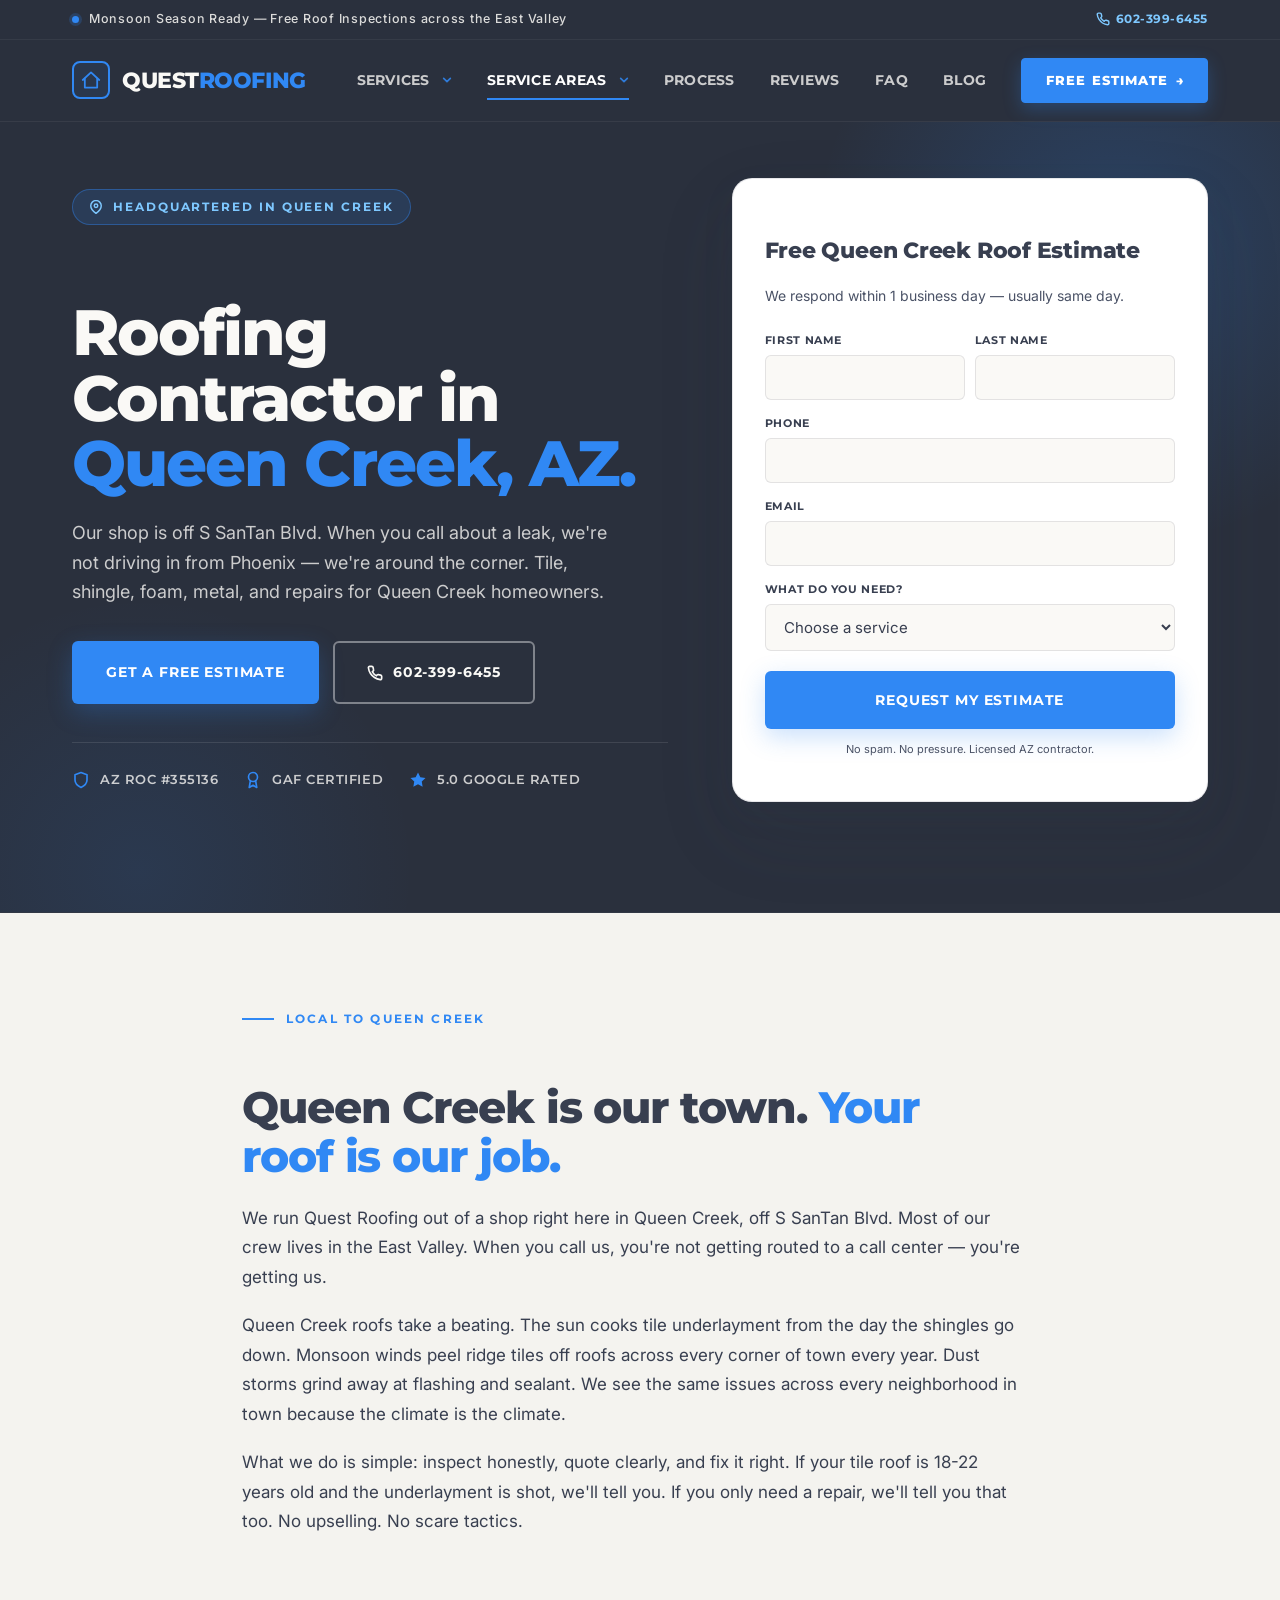
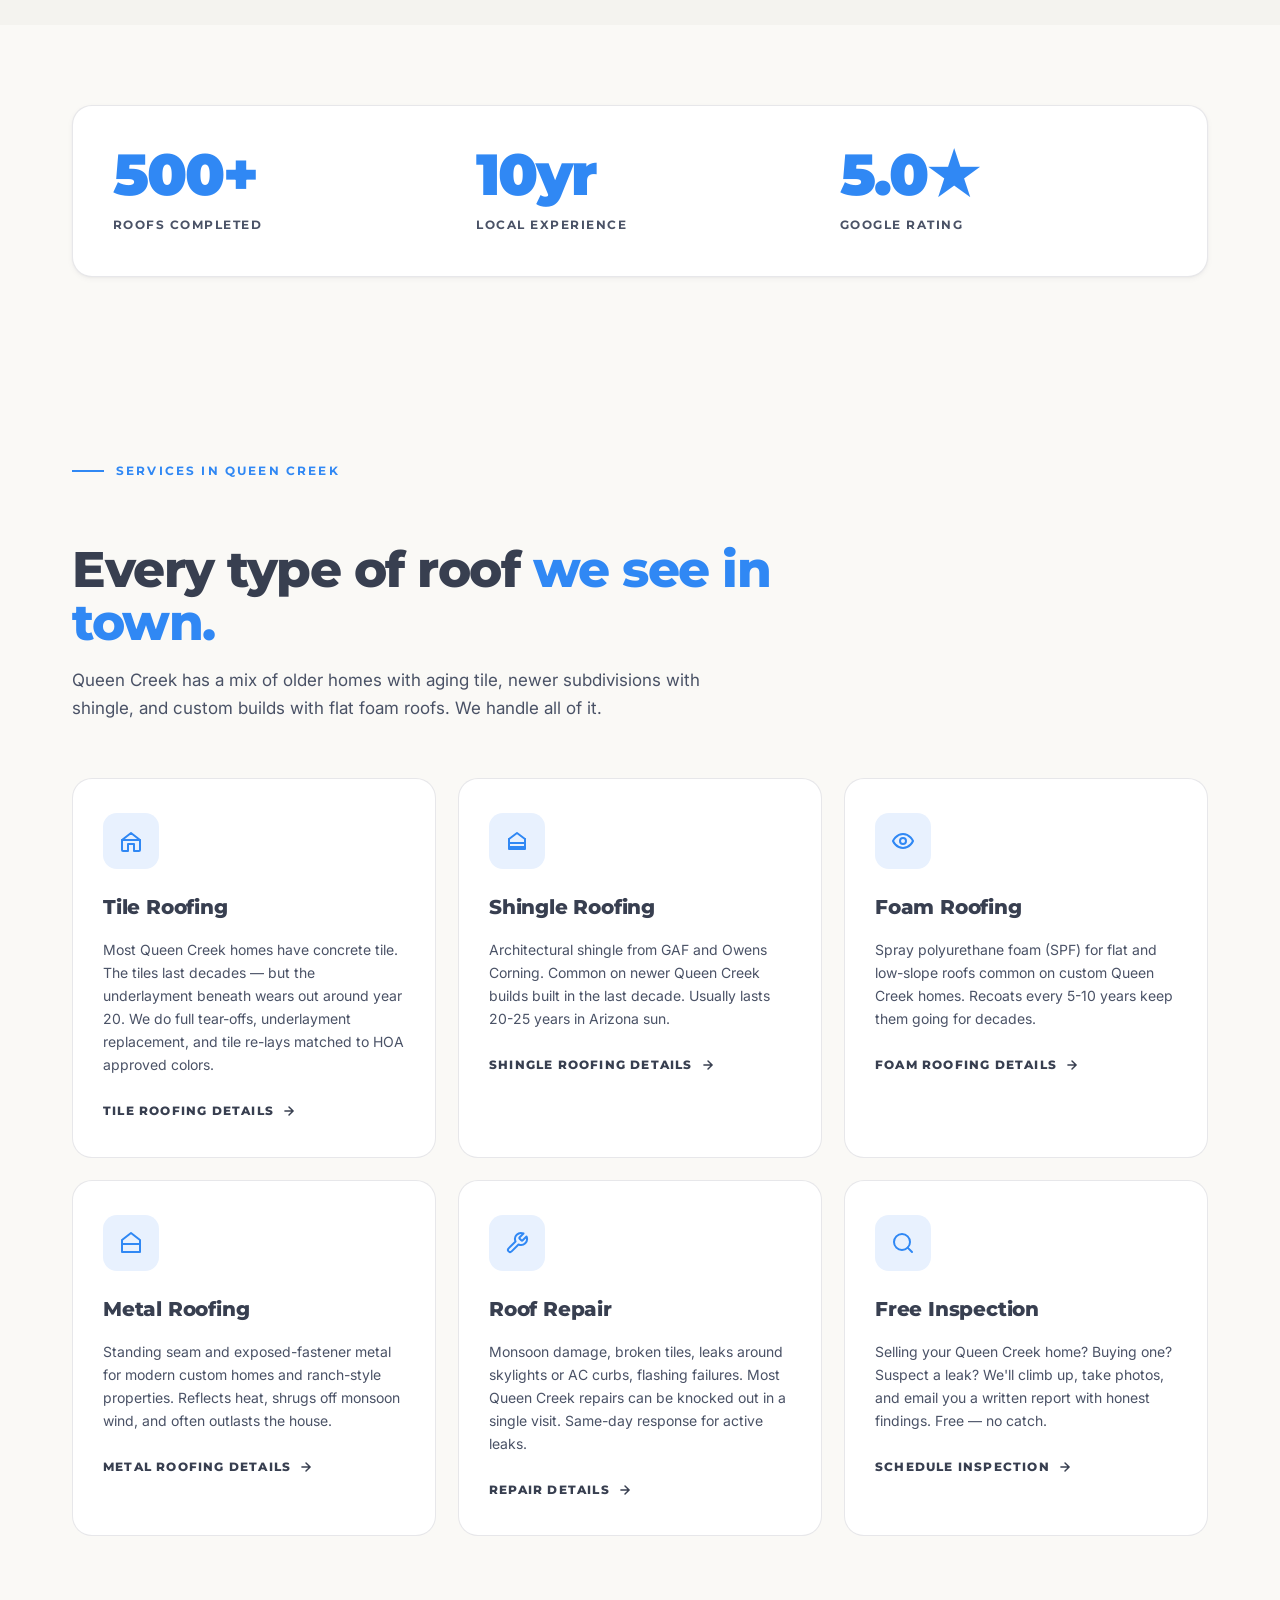
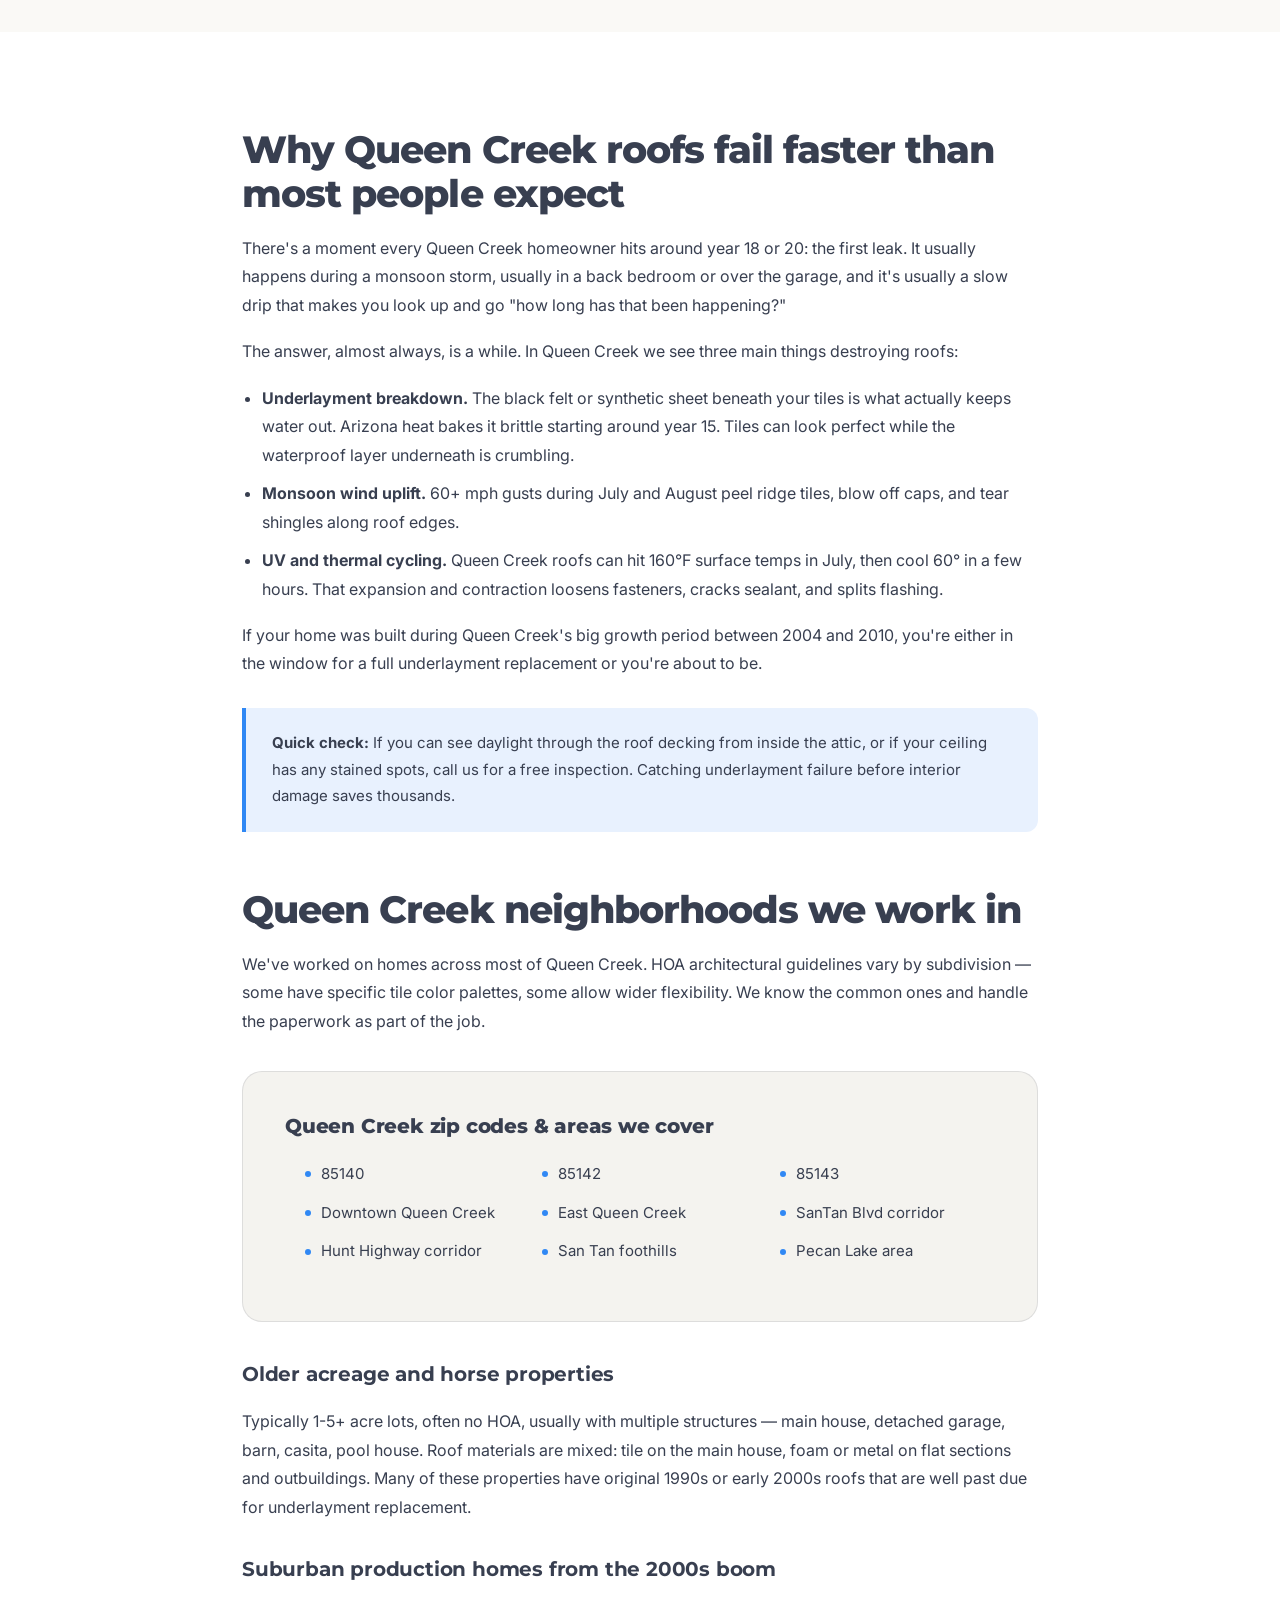
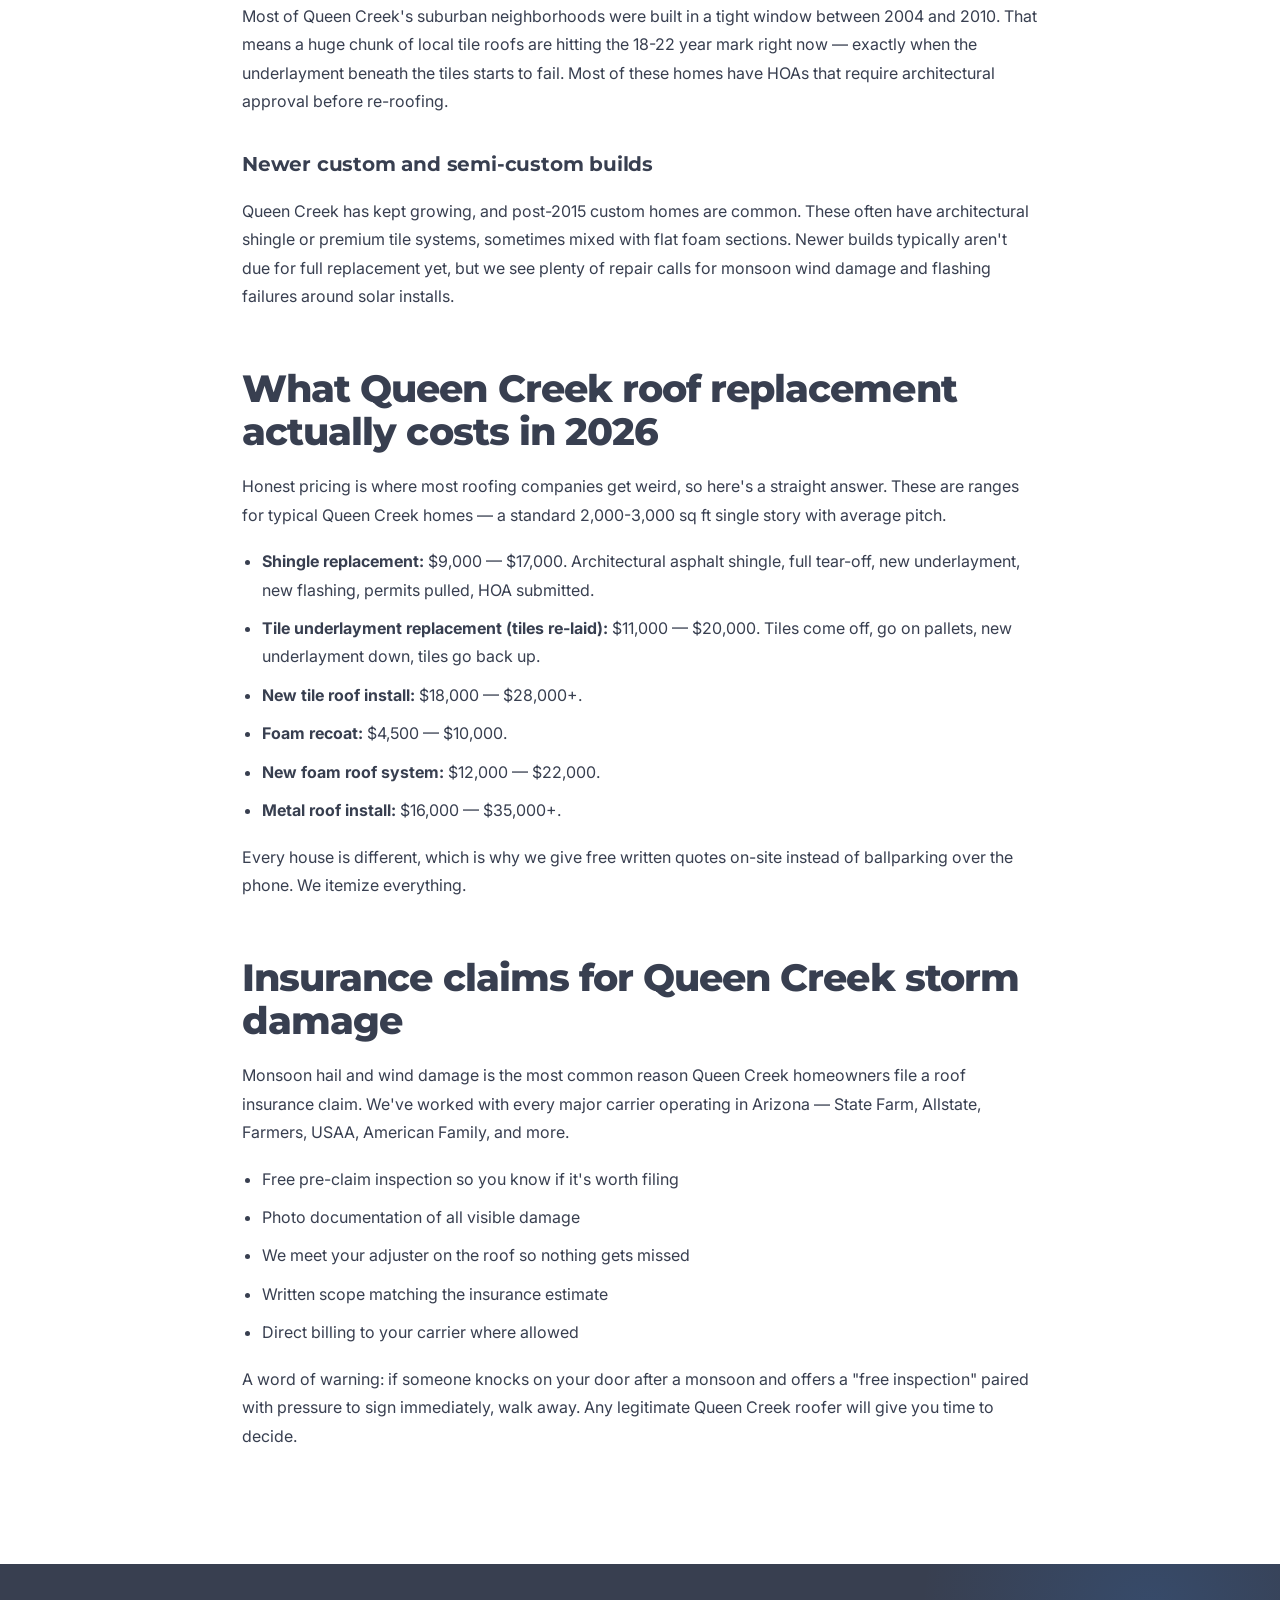
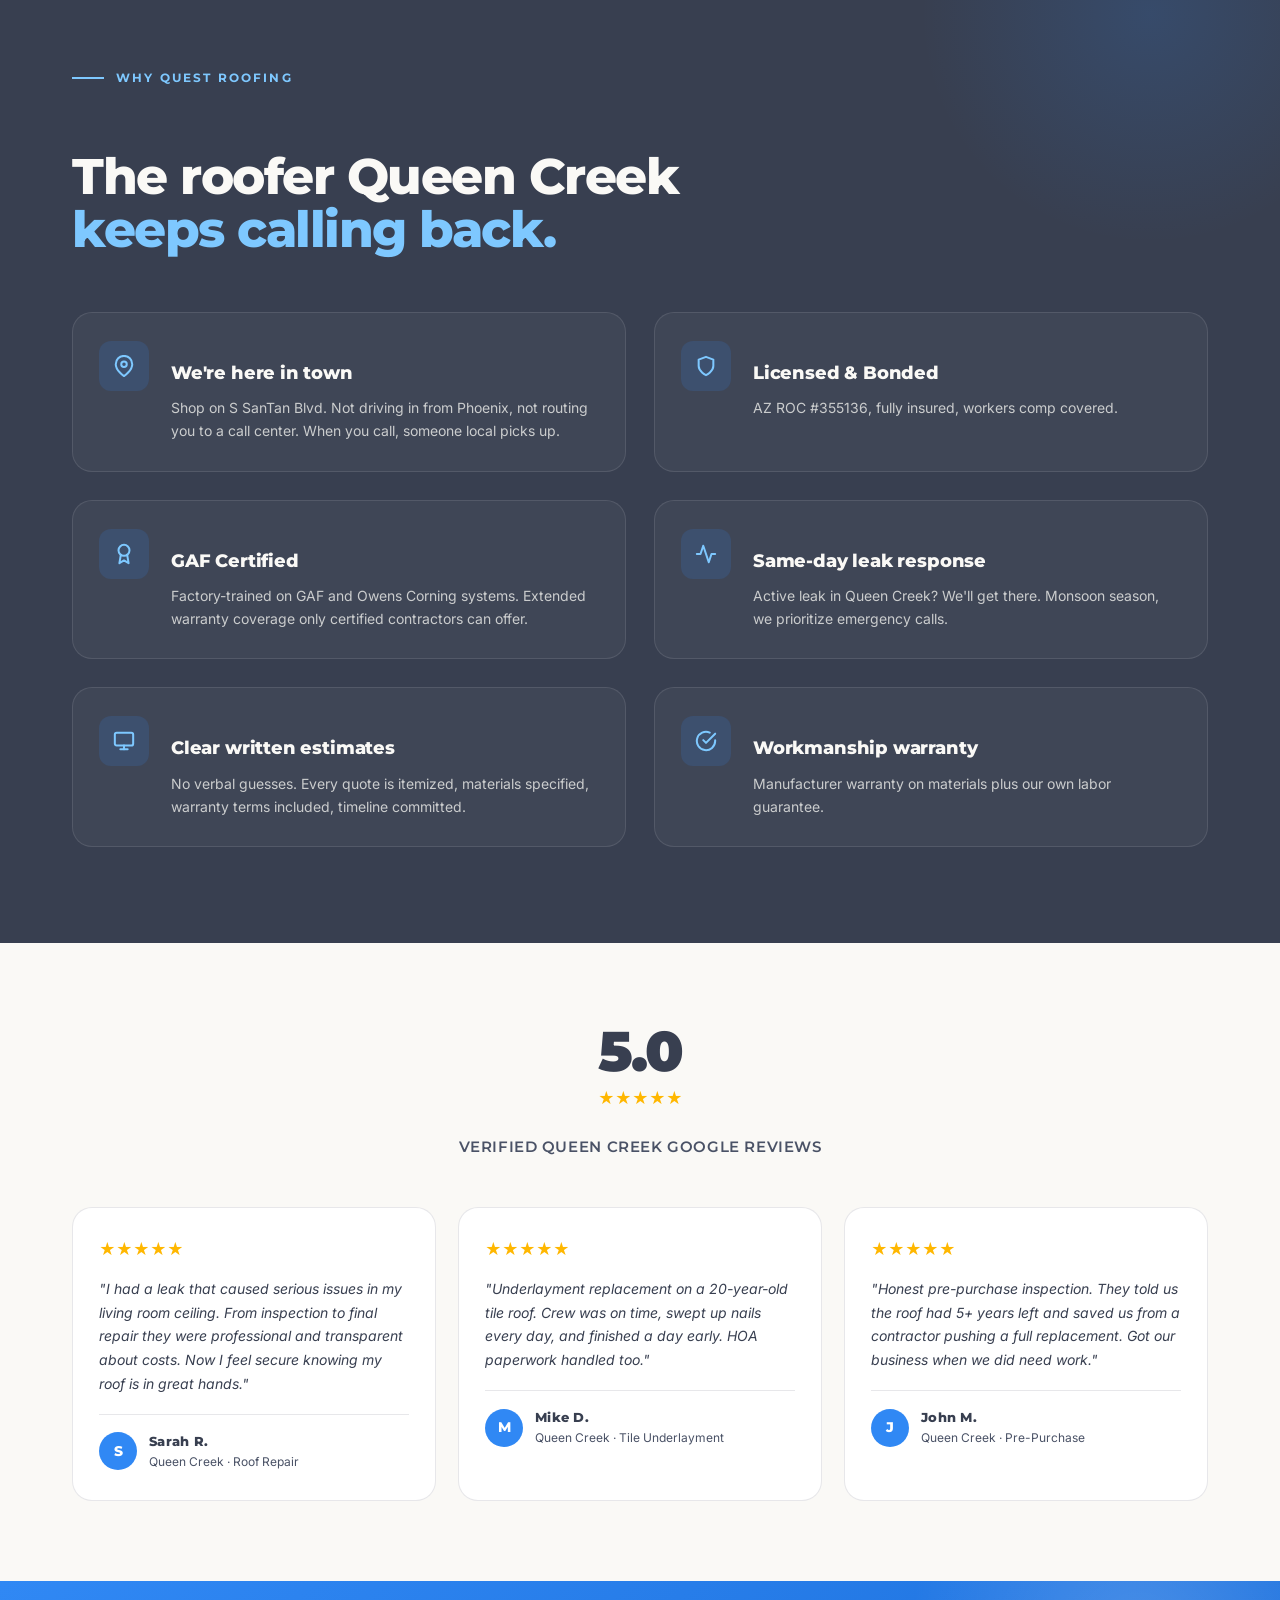
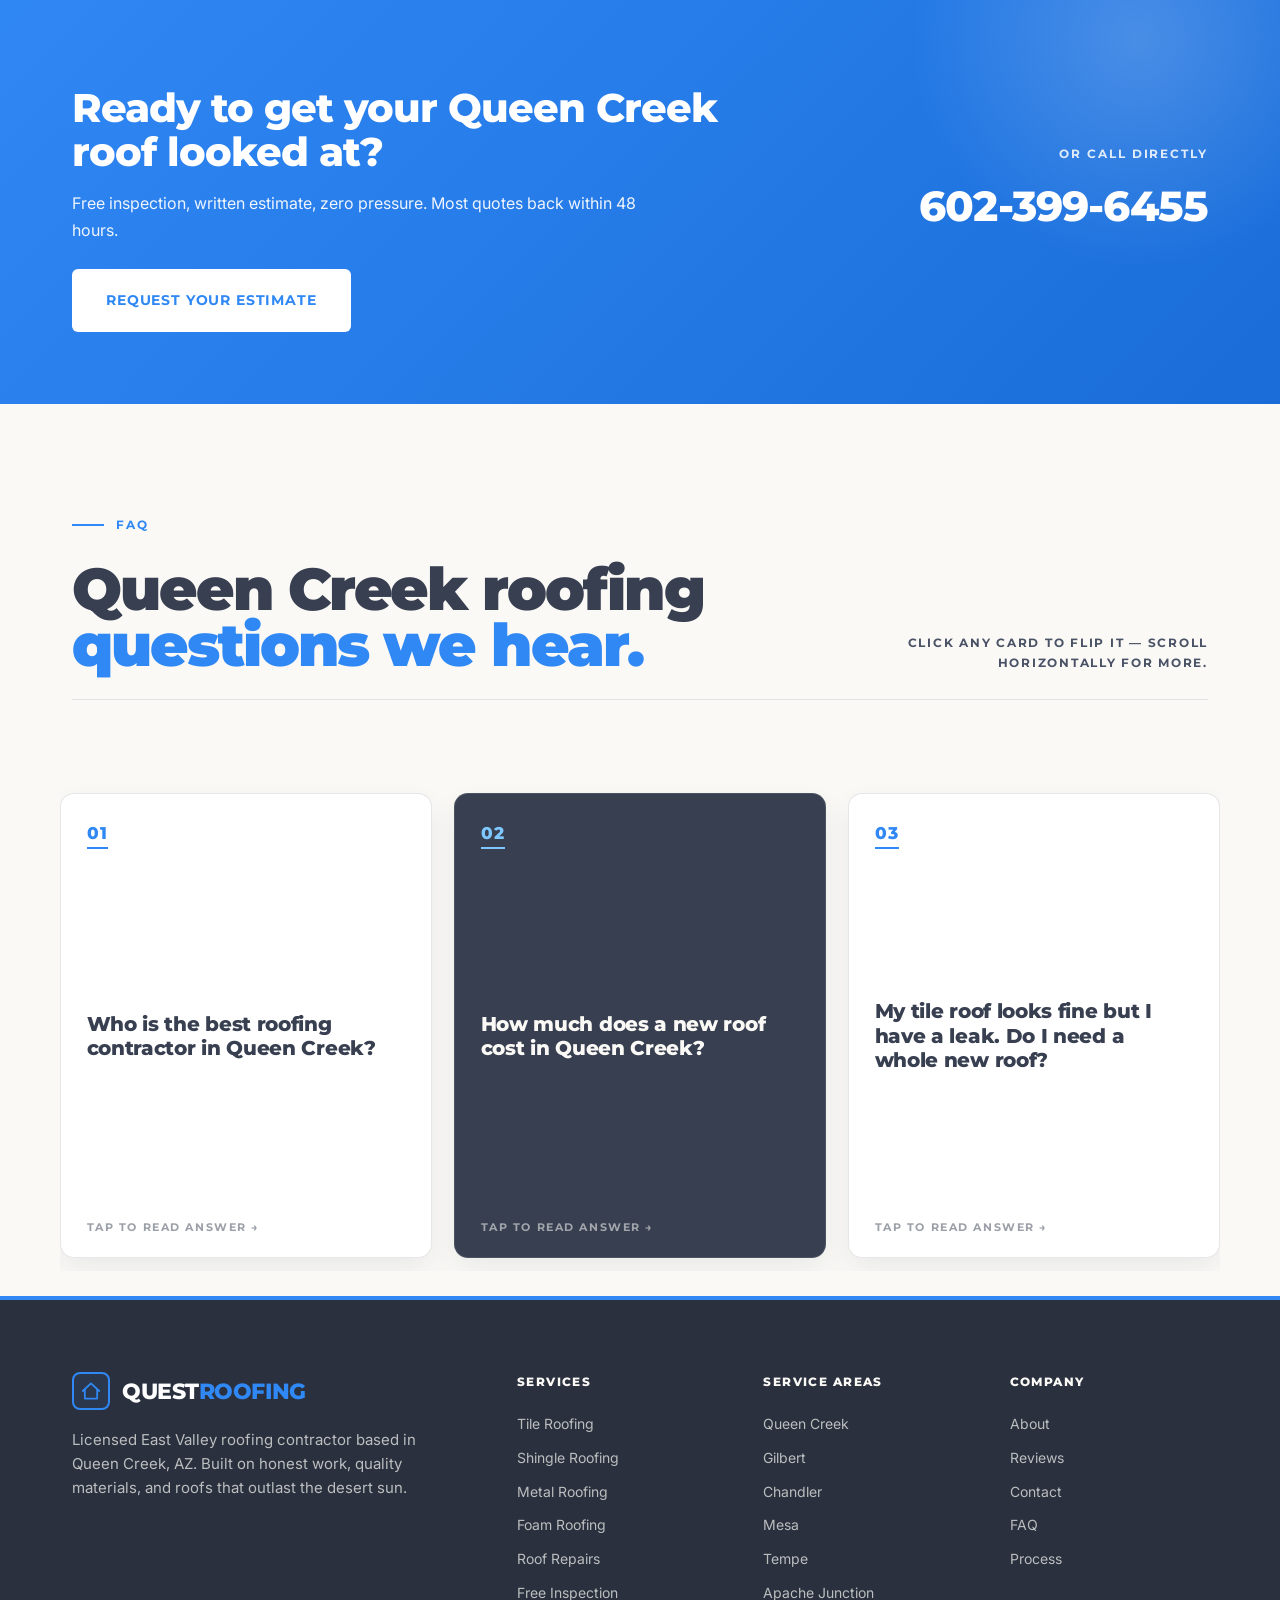
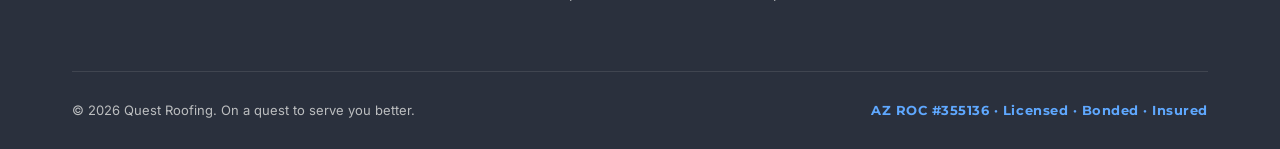
<file: roofing-queen-creek-az.html>
<!DOCTYPE html>
<html lang="en">
<head>
<meta charset="UTF-8" />
<meta name="viewport" content="width=device-width, initial-scale=1.0" />

<title>Roofing Contractor Queen Creek AZ | Repairs & Replacement | Quest Roofing</title>
<meta name="description" content="Quest Roofing — local roofing contractor based in Queen Creek, AZ. Repairs, full replacements, free inspections, insurance work, monsoon damage. AZ ROC #355136." />
<link rel="canonical" href="https://questroofing.com/roofing-queen-creek-az/" />
<meta name="robots" content="index, follow, max-image-preview:large" />
<meta name="theme-color" content="#2a303d" />

<meta property="og:type" content="website" />
<meta property="og:url" content="https://questroofing.com/roofing-queen-creek-az/" />
<meta property="og:title" content="Roofing Contractor in Queen Creek, AZ | Quest Roofing" />
<meta property="og:description" content="Quest Roofing — local roofing contractor based in Queen Creek, AZ. Repairs, full replacements, free inspections, insurance work, monsoon damage. AZ ROC #355136." />

<link rel="preconnect" href="https://fonts.googleapis.com" />
<link rel="preconnect" href="https://fonts.gstatic.com" crossorigin />
<link href="https://fonts.googleapis.com/css2?family=Montserrat:wght@500;600;700;800;900&family=Inter:wght@400;500;600;700&display=swap" rel="stylesheet" />

<link rel="stylesheet" href="nav-footer.css" />
<link rel="stylesheet" href="roofing-queen-creek-az.css" />

<script type="application/ld+json">
{
  "@context": "https://schema.org",
  "@type": "RoofingContractor",
  "name": "Quest Roofing",
  "telephone": "+1-602-399-6455",
  "address": {"@type": "PostalAddress", "streetAddress": "24871 S SanTan Blvd 100-130", "addressLocality": "Queen Creek", "addressRegion": "AZ", "postalCode": "85142", "addressCountry": "US"},
  "url": "https://questroofing.com",
  "areaServed": [
    {"@type": "City", "name": "Queen Creek, AZ"},
    {"@type": "City", "name": "Gilbert, AZ"},
    {"@type": "City", "name": "Chandler, AZ"},
    {"@type": "City", "name": "Mesa, AZ"},
    {"@type": "City", "name": "Tempe, AZ"},
    {"@type": "City", "name": "Apache Junction, AZ"}
  ]
}
</script>
</head>
<body>

<div id="navbar-placeholder"></div>

<!-- HERO -->
<section class="page-hero">
  <div class="container">
    <div class="hero-grid">
      <div>
        <div class="hero-eyebrow">
          <svg width="14" height="14" viewBox="0 0 24 24" fill="none" stroke="currentColor" stroke-width="2.5" stroke-linecap="round" stroke-linejoin="round"><path d="M21 10c0 7-9 13-9 13s-9-6-9-13a9 9 0 0 1 18 0z"/><circle cx="12" cy="10" r="3"/></svg>
          Headquartered in Queen Creek
        </div>
        <h1>Roofing Contractor in <span>Queen Creek, AZ.</span></h1>
        <p class="hero-sub">Our shop is off S SanTan Blvd. When you call about a leak, we're not driving in from Phoenix — we're around the corner. Tile, shingle, foam, metal, and repairs for Queen Creek homeowners.</p>
        <div class="hero-ctas">
          <a href="#estimate" class="btn btn-primary btn-large">Get a Free Estimate</a>
          <a href="tel:+16023996455" class="btn btn-secondary btn-large">
            <svg width="16" height="16" viewBox="0 0 24 24" fill="none" stroke="currentColor" stroke-width="2.5" stroke-linecap="round"><path d="M22 16.92v3a2 2 0 0 1-2.18 2 19.79 19.79 0 0 1-8.63-3.07 19.5 19.5 0 0 1-6-6 19.79 19.79 0 0 1-3.07-8.67A2 2 0 0 1 4.11 2h3a2 2 0 0 1 2 1.72c.13 1.05.37 2.08.7 3.06a2 2 0 0 1-.45 2.11L8.09 10.2a16 16 0 0 0 6 6l1.27-1.27a2 2 0 0 1 2.11-.45c.98.33 2.01.57 3.06.7A2 2 0 0 1 22 16.92z"/></svg>
            602-399-6455
          </a>
        </div>
        <div class="hero-trust">
          <div class="hero-trust-item"><svg width="18" height="18" viewBox="0 0 24 24" fill="none" stroke="currentColor" stroke-width="2.2" stroke-linecap="round" stroke-linejoin="round"><path d="M12 22s8-4 8-10V5l-8-3-8 3v7c0 6 8 10 8 10z"/></svg>AZ ROC #355136</div>
          <div class="hero-trust-item"><svg width="18" height="18" viewBox="0 0 24 24" fill="none" stroke="currentColor" stroke-width="2.2" stroke-linecap="round" stroke-linejoin="round"><circle cx="12" cy="8" r="6"/><path d="M15.477 12.89 17 22l-5-3-5 3 1.523-9.11"/></svg>GAF Certified</div>
          <div class="hero-trust-item"><svg width="18" height="18" viewBox="0 0 24 24" fill="currentColor"><path d="M12 2l3.09 6.26L22 9.27l-5 4.87 1.18 6.88L12 17.77l-6.18 3.25L7 14.14 2 9.27l6.91-1.01L12 2z"/></svg>5.0 Google Rated</div>
        </div>
      </div>
      <aside class="hero-card" id="estimate" aria-labelledby="est-title">
        <h3 id="est-title">Free Queen Creek Roof Estimate</h3>
        <p>We respond within 1 business day — usually same day.</p>
        <form>
          <div class="form-row">
            <div class="field"><label for="fn">First Name</label><input id="fn" required /></div>
            <div class="field"><label for="ln">Last Name</label><input id="ln" required /></div>
          </div>
          <div class="field"><label for="ph">Phone</label><input id="ph" type="tel" required /></div>
          <div class="field"><label for="em">Email</label><input id="em" type="email" required /></div>
          <div class="field">
            <label for="sv">What do you need?</label>
            <select id="sv" required>
              <option value="">Choose a service</option>
              <option>Free Inspection</option>
              <option>Roof Repair / Leak</option>
              <option>Full Roof Replacement</option>
              <option>Tile Underlayment Replacement</option>
              <option>Foam Recoat</option>
              <option>Storm / Insurance Claim</option>
              <option>Not Sure</option>
            </select>
          </div>
          <button type="submit" class="btn btn-primary btn-large">Request My Estimate</button>
          <p class="hero-card-fine">No spam. No pressure. Licensed AZ contractor.</p>
        </form>
      </aside>
    </div>
  </div>
</section>

<!-- INTRO -->
<section class="intro-block">
  <div class="container-narrow">
    <div class="section-eyebrow">Local to Queen Creek</div>
    <h2>Queen Creek is our town. <span>Your roof is our job.</span></h2>
    <p>We run Quest Roofing out of a shop right here in Queen Creek, off S SanTan Blvd. Most of our crew lives in the East Valley. When you call us, you're not getting routed to a call center — you're getting us.</p>
    <p>Queen Creek roofs take a beating. The sun cooks tile underlayment from the day the shingles go down. Monsoon winds peel ridge tiles off roofs across every corner of town every year. Dust storms grind away at flashing and sealant. We see the same issues across every neighborhood in town because the climate is the climate.</p>
    <p>What we do is simple: inspect honestly, quote clearly, and fix it right. If your tile roof is 18-22 years old and the underlayment is shot, we'll tell you. If you only need a repair, we'll tell you that too. No upselling. No scare tactics.</p>
  </div>
</section>

<!-- KEY STATS -->
<section class="section" style="padding-top: 24px; padding-bottom: 24px;">
  <div class="container">
    <div class="stat-strip">
      <div>
        <span class="stat-num">500+</span>
        <span class="stat-label">Roofs Completed</span>
      </div>
      <div>
        <span class="stat-num">10yr</span>
        <span class="stat-label">Local Experience</span>
      </div>
      <div>
        <span class="stat-num">5.0★</span>
        <span class="stat-label">Google Rating</span>
      </div>
    </div>
  </div>
</section>

<!-- SERVICES IN QC -->
<section class="section">
  <div class="container">
    <div class="section-head">
      <div class="section-eyebrow">Services in Queen Creek</div>
      <h2>Every type of roof <span>we see in town.</span></h2>
      <p>Queen Creek has a mix of older homes with aging tile, newer subdivisions with shingle, and custom builds with flat foam roofs. We handle all of it.</p>
    </div>
    <div class="services-grid">
      <article class="service-card">
        <div class="service-icon"><svg width="24" height="24" viewBox="0 0 24 24" fill="none" stroke="currentColor" stroke-width="2" stroke-linecap="round" stroke-linejoin="round"><path d="M3 11l9-7 9 7v10a1 1 0 0 1-1 1h-5v-7h-6v7H4a1 1 0 0 1-1-1z"/><path d="M3 11h18"/></svg></div>
        <h3>Tile Roofing</h3>
        <p>Most Queen Creek homes have concrete tile. The tiles last decades — but the underlayment beneath wears out around year 20. We do full tear-offs, underlayment replacement, and tile re-lays matched to HOA approved colors.</p>
        <a href="tile-roofing.html" class="service-link">Tile Roofing Details <svg width="14" height="14" viewBox="0 0 24 24" fill="none" stroke="currentColor" stroke-width="2.5" stroke-linecap="round"><path d="M5 12h14M12 5l7 7-7 7"/></svg></a>
      </article>
      <article class="service-card">
        <div class="service-icon"><svg width="24" height="24" viewBox="0 0 24 24" fill="none" stroke="currentColor" stroke-width="2" stroke-linecap="round" stroke-linejoin="round"><path d="M4 10l8-6 8 6"/><path d="M4 10v10h16V10"/><path d="M4 14h16M4 18h16"/></svg></div>
        <h3>Shingle Roofing</h3>
        <p>Architectural shingle from GAF and Owens Corning. Common on newer Queen Creek builds built in the last decade. Usually lasts 20-25 years in Arizona sun.</p>
        <a href="shingle-roofing.html" class="service-link">Shingle Roofing Details <svg width="14" height="14" viewBox="0 0 24 24" fill="none" stroke="currentColor" stroke-width="2.5" stroke-linecap="round"><path d="M5 12h14M12 5l7 7-7 7"/></svg></a>
      </article>
      <article class="service-card">
        <div class="service-icon"><svg width="24" height="24" viewBox="0 0 24 24" fill="none" stroke="currentColor" stroke-width="2" stroke-linecap="round" stroke-linejoin="round"><path d="M2 12s3-7 10-7 10 7 10 7-3 7-10 7-10-7-10-7z"/><circle cx="12" cy="12" r="3"/></svg></div>
        <h3>Foam Roofing</h3>
        <p>Spray polyurethane foam (SPF) for flat and low-slope roofs common on custom Queen Creek homes. Recoats every 5-10 years keep them going for decades.</p>
        <a href="foam-roof.html" class="service-link">Foam Roofing Details <svg width="14" height="14" viewBox="0 0 24 24" fill="none" stroke="currentColor" stroke-width="2.5" stroke-linecap="round"><path d="M5 12h14M12 5l7 7-7 7"/></svg></a>
      </article>
      <article class="service-card">
        <div class="service-icon"><svg width="24" height="24" viewBox="0 0 24 24" fill="none" stroke="currentColor" stroke-width="2" stroke-linecap="round" stroke-linejoin="round"><path d="M3 9l9-7 9 7v12H3z"/><line x1="3" y1="13" x2="21" y2="13"/></svg></div>
        <h3>Metal Roofing</h3>
        <p>Standing seam and exposed-fastener metal for modern custom homes and ranch-style properties. Reflects heat, shrugs off monsoon wind, and often outlasts the house.</p>
        <a href="metal-roofing.html" class="service-link">Metal Roofing Details <svg width="14" height="14" viewBox="0 0 24 24" fill="none" stroke="currentColor" stroke-width="2.5" stroke-linecap="round"><path d="M5 12h14M12 5l7 7-7 7"/></svg></a>
      </article>
      <article class="service-card">
        <div class="service-icon"><svg width="24" height="24" viewBox="0 0 24 24" fill="none" stroke="currentColor" stroke-width="2" stroke-linecap="round" stroke-linejoin="round"><path d="M14.7 6.3a1 1 0 0 0 0 1.4l1.6 1.6a1 1 0 0 0 1.4 0l3.77-3.77a6 6 0 0 1-7.94 7.94l-6.91 6.91a2.12 2.12 0 0 1-3-3l6.91-6.91a6 6 0 0 1 7.94-7.94l-3.76 3.76z"/></svg></div>
        <h3>Roof Repair</h3>
        <p>Monsoon damage, broken tiles, leaks around skylights or AC curbs, flashing failures. Most Queen Creek repairs can be knocked out in a single visit. Same-day response for active leaks.</p>
        <a href="roof-repairs.html" class="service-link">Repair Details <svg width="14" height="14" viewBox="0 0 24 24" fill="none" stroke="currentColor" stroke-width="2.5" stroke-linecap="round"><path d="M5 12h14M12 5l7 7-7 7"/></svg></a>
      </article>
      <article class="service-card">
        <div class="service-icon"><svg width="24" height="24" viewBox="0 0 24 24" fill="none" stroke="currentColor" stroke-width="2" stroke-linecap="round" stroke-linejoin="round"><circle cx="11" cy="11" r="8"/><line x1="21" y1="21" x2="16.65" y2="16.65"/></svg></div>
        <h3>Free Inspection</h3>
        <p>Selling your Queen Creek home? Buying one? Suspect a leak? We'll climb up, take photos, and email you a written report with honest findings. Free — no catch.</p>
        <a href="free-roof-inspection.html" class="service-link">Schedule Inspection <svg width="14" height="14" viewBox="0 0 24 24" fill="none" stroke="currentColor" stroke-width="2.5" stroke-linecap="round"><path d="M5 12h14M12 5l7 7-7 7"/></svg></a>
      </article>
    </div>
  </div>
</section>

<!-- LONG CONTENT -->
<section class="long-content">
  <div class="container-narrow">

    <h2>Why Queen Creek roofs fail faster than most people expect</h2>
    <p>There's a moment every Queen Creek homeowner hits around year 18 or 20: the first leak. It usually happens during a monsoon storm, usually in a back bedroom or over the garage, and it's usually a slow drip that makes you look up and go "how long has that been happening?"</p>
    <p>The answer, almost always, is a while. In Queen Creek we see three main things destroying roofs:</p>
    <ul>
      <li><strong>Underlayment breakdown.</strong> The black felt or synthetic sheet beneath your tiles is what actually keeps water out. Arizona heat bakes it brittle starting around year 15. Tiles can look perfect while the waterproof layer underneath is crumbling.</li>
      <li><strong>Monsoon wind uplift.</strong> 60+ mph gusts during July and August peel ridge tiles, blow off caps, and tear shingles along roof edges.</li>
      <li><strong>UV and thermal cycling.</strong> Queen Creek roofs can hit 160°F surface temps in July, then cool 60° in a few hours. That expansion and contraction loosens fasteners, cracks sealant, and splits flashing.</li>
    </ul>
    <p>If your home was built during Queen Creek's big growth period between 2004 and 2010, you're either in the window for a full underlayment replacement or you're about to be.</p>

    <div class="callout">
      <p><strong>Quick check:</strong> If you can see daylight through the roof decking from inside the attic, or if your ceiling has any stained spots, call us for a free inspection. Catching underlayment failure before interior damage saves thousands.</p>
    </div>

    <h2>Queen Creek neighborhoods we work in</h2>
    <p>We've worked on homes across most of Queen Creek. HOA architectural guidelines vary by subdivision — some have specific tile color palettes, some allow wider flexibility. We know the common ones and handle the paperwork as part of the job.</p>

    <div class="neighborhoods">
      <h3>Queen Creek zip codes &amp; areas we cover</h3>
      <ul class="neighborhoods-list">
        <li>85140</li>
        <li>85142</li>
        <li>85143</li>
        <li>Downtown Queen Creek</li>
        <li>East Queen Creek</li>
        <li>SanTan Blvd corridor</li>
        <li>Hunt Highway corridor</li>
        <li>San Tan foothills</li>
        <li>Pecan Lake area</li>
      </ul>
    </div>

    <h3>Older acreage and horse properties</h3>
    <p>Typically 1-5+ acre lots, often no HOA, usually with multiple structures — main house, detached garage, barn, casita, pool house. Roof materials are mixed: tile on the main house, foam or metal on flat sections and outbuildings. Many of these properties have original 1990s or early 2000s roofs that are well past due for underlayment replacement.</p>

    <h3>Suburban production homes from the 2000s boom</h3>
    <p>Most of Queen Creek's suburban neighborhoods were built in a tight window between 2004 and 2010. That means a huge chunk of local tile roofs are hitting the 18-22 year mark right now — exactly when the underlayment beneath the tiles starts to fail. Most of these homes have HOAs that require architectural approval before re-roofing.</p>

    <h3>Newer custom and semi-custom builds</h3>
    <p>Queen Creek has kept growing, and post-2015 custom homes are common. These often have architectural shingle or premium tile systems, sometimes mixed with flat foam sections. Newer builds typically aren't due for full replacement yet, but we see plenty of repair calls for monsoon wind damage and flashing failures around solar installs.</p>

    <h2>What Queen Creek roof replacement actually costs in 2026</h2>
    <p>Honest pricing is where most roofing companies get weird, so here's a straight answer. These are ranges for typical Queen Creek homes — a standard 2,000-3,000 sq ft single story with average pitch.</p>
    <ul>
      <li><strong>Shingle replacement:</strong> $9,000 — $17,000. Architectural asphalt shingle, full tear-off, new underlayment, new flashing, permits pulled, HOA submitted.</li>
      <li><strong>Tile underlayment replacement (tiles re-laid):</strong> $11,000 — $20,000. Tiles come off, go on pallets, new underlayment down, tiles go back up.</li>
      <li><strong>New tile roof install:</strong> $18,000 — $28,000+.</li>
      <li><strong>Foam recoat:</strong> $4,500 — $10,000.</li>
      <li><strong>New foam roof system:</strong> $12,000 — $22,000.</li>
      <li><strong>Metal roof install:</strong> $16,000 — $35,000+.</li>
    </ul>
    <p>Every house is different, which is why we give free written quotes on-site instead of ballparking over the phone. We itemize everything.</p>

    <h2>Insurance claims for Queen Creek storm damage</h2>
    <p>Monsoon hail and wind damage is the most common reason Queen Creek homeowners file a roof insurance claim. We've worked with every major carrier operating in Arizona — State Farm, Allstate, Farmers, USAA, American Family, and more.</p>
    <ul>
      <li>Free pre-claim inspection so you know if it's worth filing</li>
      <li>Photo documentation of all visible damage</li>
      <li>We meet your adjuster on the roof so nothing gets missed</li>
      <li>Written scope matching the insurance estimate</li>
      <li>Direct billing to your carrier where allowed</li>
    </ul>
    <p>A word of warning: if someone knocks on your door after a monsoon and offers a "free inspection" paired with pressure to sign immediately, walk away. Any legitimate Queen Creek roofer will give you time to decide.</p>

  </div>
</section>

<!-- WHY US -->
<section class="why-us">
  <div class="container">
    <div class="section-head">
      <div class="section-eyebrow">Why Quest Roofing</div>
      <h2>The roofer Queen Creek <span>keeps calling back.</span></h2>
    </div>
    <div class="why-grid">
      <div class="why-item">
        <div class="why-icon"><svg width="22" height="22" viewBox="0 0 24 24" fill="none" stroke="currentColor" stroke-width="2.2" stroke-linecap="round" stroke-linejoin="round"><path d="M21 10c0 7-9 13-9 13s-9-6-9-13a9 9 0 0 1 18 0z"/><circle cx="12" cy="10" r="3"/></svg></div>
        <div><h3>We're here in town</h3><p>Shop on S SanTan Blvd. Not driving in from Phoenix, not routing you to a call center. When you call, someone local picks up.</p></div>
      </div>
      <div class="why-item">
        <div class="why-icon"><svg width="22" height="22" viewBox="0 0 24 24" fill="none" stroke="currentColor" stroke-width="2.2" stroke-linecap="round" stroke-linejoin="round"><path d="M12 22s8-4 8-10V5l-8-3-8 3v7c0 6 8 10 8 10z"/></svg></div>
        <div><h3>Licensed & Bonded</h3><p>AZ ROC #355136, fully insured, workers comp covered.</p></div>
      </div>
      <div class="why-item">
        <div class="why-icon"><svg width="22" height="22" viewBox="0 0 24 24" fill="none" stroke="currentColor" stroke-width="2.2" stroke-linecap="round" stroke-linejoin="round"><circle cx="12" cy="8" r="6"/><path d="M15.477 12.89 17 22l-5-3-5 3 1.523-9.11"/></svg></div>
        <div><h3>GAF Certified</h3><p>Factory-trained on GAF and Owens Corning systems. Extended warranty coverage only certified contractors can offer.</p></div>
      </div>
      <div class="why-item">
        <div class="why-icon"><svg width="22" height="22" viewBox="0 0 24 24" fill="none" stroke="currentColor" stroke-width="2.2" stroke-linecap="round" stroke-linejoin="round"><polyline points="22 12 18 12 15 21 9 3 6 12 2 12"/></svg></div>
        <div><h3>Same-day leak response</h3><p>Active leak in Queen Creek? We'll get there. Monsoon season, we prioritize emergency calls.</p></div>
      </div>
      <div class="why-item">
        <div class="why-icon"><svg width="22" height="22" viewBox="0 0 24 24" fill="none" stroke="currentColor" stroke-width="2.2" stroke-linecap="round" stroke-linejoin="round"><rect x="2" y="3" width="20" height="14" rx="2"/><line x1="8" y1="21" x2="16" y2="21"/><line x1="12" y1="17" x2="12" y2="21"/></svg></div>
        <div><h3>Clear written estimates</h3><p>No verbal guesses. Every quote is itemized, materials specified, warranty terms included, timeline committed.</p></div>
      </div>
      <div class="why-item">
        <div class="why-icon"><svg width="22" height="22" viewBox="0 0 24 24" fill="none" stroke="currentColor" stroke-width="2.2" stroke-linecap="round" stroke-linejoin="round"><path d="M22 11.08V12a10 10 0 1 1-5.93-9.14"/><polyline points="22 4 12 14.01 9 11.01"/></svg></div>
        <div><h3>Workmanship warranty</h3><p>Manufacturer warranty on materials plus our own labor guarantee.</p></div>
      </div>
    </div>
  </div>
</section>

<!-- REVIEWS -->
<section class="reviews-strip">
  <div class="container">
    <div class="reviews-strip-head">
      <div class="rating-big">5.0</div>
      <div class="stars">★★★★★</div>
      <p>Verified Queen Creek Google Reviews</p>
    </div>
    <div class="reviews-row">
      <div class="review-mini">
        <div class="review-mini-stars">★★★★★</div>
        <p>"I had a leak that caused serious issues in my living room ceiling. From inspection to final repair they were professional and transparent about costs. Now I feel secure knowing my roof is in great hands."</p>
        <div class="review-mini-author"><div class="review-mini-avatar">S</div><div><div class="review-mini-name">Sarah R.</div><div class="review-mini-meta">Queen Creek · Roof Repair</div></div></div>
      </div>
      <div class="review-mini">
        <div class="review-mini-stars">★★★★★</div>
        <p>"Underlayment replacement on a 20-year-old tile roof. Crew was on time, swept up nails every day, and finished a day early. HOA paperwork handled too."</p>
        <div class="review-mini-author"><div class="review-mini-avatar">M</div><div><div class="review-mini-name">Mike D.</div><div class="review-mini-meta">Queen Creek · Tile Underlayment</div></div></div>
      </div>
      <div class="review-mini">
        <div class="review-mini-stars">★★★★★</div>
        <p>"Honest pre-purchase inspection. They told us the roof had 5+ years left and saved us from a contractor pushing a full replacement. Got our business when we did need work."</p>
        <div class="review-mini-author"><div class="review-mini-avatar">J</div><div><div class="review-mini-name">John M.</div><div class="review-mini-meta">Queen Creek · Pre-Purchase</div></div></div>
      </div>
    </div>
  </div>
</section>

<!-- CTA -->
<section class="cta-band">
  <div class="container">
    <div class="cta-inner">
      <div>
        <h2>Ready to get your Queen Creek roof looked at?</h2>
        <p>Free inspection, written estimate, zero pressure. Most quotes back within 48 hours.</p>
        <a href="#estimate" class="btn btn-large">Request Your Estimate</a>
      </div>
      <div class="cta-phone">
        <div class="cta-phone-label">Or call directly</div>
        <a href="tel:+16023996455" class="cta-phone-num">602-399-6455</a>
      </div>
    </div>
  </div>
</section>

<!-- FAQ -->
<section class="faq-section">
  <div class="container">
    <div class="faq-header-row">
      <div>
        <div class="section-eyebrow">FAQ</div>
        <h2 class="faq-headline">Queen Creek roofing <span>questions we hear.</span></h2>
      </div>
      <p class="faq-hint">Click any card to flip it &mdash; scroll horizontally for more.</p>
    </div>
  </div>

  <div class="faq-rail-wrap">
    <div class="faq-rail">
      <button class="faq-card" type="button" aria-pressed="false">
        <div class="faq-card-inner">
          <div class="faq-card-face faq-card-front">
            <span class="faq-card-num">01</span>
            <h3 class="faq-card-question">Who is the best roofing contractor in Queen Creek?</h3>
            <span class="faq-card-flip-hint">Tap to read answer →</span>
          </div>
          <div class="faq-card-face faq-card-back">
            <span class="faq-card-num faq-card-num-back">01</span>
            <p>We're biased — we think we are. The real answer: the best roofer for you is one who's local, licensed, GAF-certified, has real Google reviews from people in your neighborhood, and gives you a written estimate without pressure. We check all those boxes and we're based right here in Queen Creek.</p>
            <span class="faq-card-flip-hint">← Tap to flip back</span>
          </div>
        </div>
      </button>
      <button class="faq-card" type="button" aria-pressed="false">
        <div class="faq-card-inner">
          <div class="faq-card-face faq-card-front">
            <span class="faq-card-num">02</span>
            <h3 class="faq-card-question">How much does a new roof cost in Queen Creek?</h3>
            <span class="faq-card-flip-hint">Tap to read answer →</span>
          </div>
          <div class="faq-card-face faq-card-back">
            <span class="faq-card-num faq-card-num-back">02</span>
            <p>For a typical Queen Creek single-family home (2,000-3,000 sq ft): shingle replacement runs $9,000-$17,000, tile underlayment replacement runs $11,000-$20,000, foam roof systems $12,000-$22,000, metal $16,000-$35,000.</p>
            <span class="faq-card-flip-hint">← Tap to flip back</span>
          </div>
        </div>
      </button>
      <button class="faq-card" type="button" aria-pressed="false">
        <div class="faq-card-inner">
          <div class="faq-card-face faq-card-front">
            <span class="faq-card-num">03</span>
            <h3 class="faq-card-question">My tile roof looks fine but I have a leak. Do I need a whole new roof?</h3>
            <span class="faq-card-flip-hint">Tap to read answer →</span>
          </div>
          <div class="faq-card-face faq-card-back">
            <span class="faq-card-num faq-card-num-back">03</span>
            <p>Probably not a whole new roof, but likely an underlayment replacement. In Queen Creek, concrete tiles last 40-50+ years, but the waterproof underlayment beneath them typically fails around year 18-22.</p>
            <span class="faq-card-flip-hint">← Tap to flip back</span>
          </div>
        </div>
      </button>
      <button class="faq-card" type="button" aria-pressed="false">
        <div class="faq-card-inner">
          <div class="faq-card-face faq-card-front">
            <span class="faq-card-num">04</span>
            <h3 class="faq-card-question">Do you handle Queen Creek HOA paperwork?</h3>
            <span class="faq-card-flip-hint">Tap to read answer →</span>
          </div>
          <div class="faq-card-face faq-card-back">
            <span class="faq-card-num faq-card-num-back">04</span>
            <p>Yes. Most Queen Creek HOAs require architectural approval before re-roofing — usually tile color matching or shingle spec approval. We fill out the forms, submit samples, and wait for approval before we start.</p>
            <span class="faq-card-flip-hint">← Tap to flip back</span>
          </div>
        </div>
      </button>
      <button class="faq-card" type="button" aria-pressed="false">
        <div class="faq-card-inner">
          <div class="faq-card-face faq-card-front">
            <span class="faq-card-num">05</span>
            <h3 class="faq-card-question">How fast can you respond to a leak in Queen Creek?</h3>
            <span class="faq-card-flip-hint">Tap to read answer →</span>
          </div>
          <div class="faq-card-face faq-card-back">
            <span class="faq-card-num faq-card-num-back">05</span>
            <p>Same day for active leaks during business hours. Usually within a few hours. Our shop is in Queen Creek off S SanTan Blvd, so we're closer than almost any other licensed roofer.</p>
            <span class="faq-card-flip-hint">← Tap to flip back</span>
          </div>
        </div>
      </button>
      <button class="faq-card" type="button" aria-pressed="false">
        <div class="faq-card-inner">
          <div class="faq-card-face faq-card-front">
            <span class="faq-card-num">06</span>
            <h3 class="faq-card-question">Do you do insurance claim work for monsoon damage?</h3>
            <span class="faq-card-flip-hint">Tap to read answer →</span>
          </div>
          <div class="faq-card-face faq-card-back">
            <span class="faq-card-num faq-card-num-back">06</span>
            <p>Yes. Pre-claim inspection is free, we document all damage with photos, and we'll meet your insurance adjuster on the roof so nothing gets missed.</p>
            <span class="faq-card-flip-hint">← Tap to flip back</span>
          </div>
        </div>
      </button>
      <button class="faq-card" type="button" aria-pressed="false">
        <div class="faq-card-inner">
          <div class="faq-card-face faq-card-front">
            <span class="faq-card-num">07</span>
            <h3 class="faq-card-question">How long does a roof replacement take?</h3>
            <span class="faq-card-flip-hint">Tap to read answer →</span>
          </div>
          <div class="faq-card-face faq-card-back">
            <span class="faq-card-num faq-card-num-back">07</span>
            <p>Most Queen Creek shingle replacements are 2-3 days. Tile underlayment replacement is typically 3-4 days. Foam is usually 2 days. We commit to a timeline in writing before we start.</p>
            <span class="faq-card-flip-hint">← Tap to flip back</span>
          </div>
        </div>
      </button>
      <button class="faq-card" type="button" aria-pressed="false">
        <div class="faq-card-inner">
          <div class="faq-card-face faq-card-front">
            <span class="faq-card-num">08</span>
            <h3 class="faq-card-question">Do you offer financing?</h3>
            <span class="faq-card-flip-hint">Tap to read answer →</span>
          </div>
          <div class="faq-card-face faq-card-back">
            <span class="faq-card-num faq-card-num-back">08</span>
            <p>Yes. We have financing options for qualified Queen Creek homeowners including some zero-down and zero-interest promotional plans.</p>
            <span class="faq-card-flip-hint">← Tap to flip back</span>
          </div>
        </div>
      </button>
    </div>
  </div>
</section>

<!-- FOOTER -->
<footer class="site-footer">
  <div class="container">
    <div class="footer-grid">
      <div class="footer-brand">
        <a href="index.html" class="logo">
          <span class="logo-mark" aria-hidden="true">
            <svg viewBox="0 0 32 32" width="22" height="22" fill="none" stroke="currentColor" stroke-width="2.6" stroke-linecap="round" stroke-linejoin="round"><path d="M4 16 L16 5 L28 16"></path><path d="M7 14 L7 27 L25 27 L25 14"></path></svg>
          </span>
          <span class="logo-text">Quest<span class="text-orange">Roofing</span></span>
        </a>
        <p>Licensed East Valley roofing contractor based in Queen Creek, AZ. Built on honest work, quality materials, and roofs that outlast the desert sun.</p>
      </div>
      <div class="footer-col">
        <h4>Services</h4>
        <ul>
          <li><a href="tile-roofing.html">Tile Roofing</a></li>
          <li><a href="shingle-roofing.html">Shingle Roofing</a></li>
          <li><a href="metal-roofing.html">Metal Roofing</a></li>
          <li><a href="foam-roof.html">Foam Roofing</a></li>
          <li><a href="roof-repairs.html">Roof Repairs</a></li>
          <li><a href="free-roof-inspection.html">Free Inspection</a></li>
        </ul>
      </div>
      <div class="footer-col">
        <h4>Service Areas</h4>
        <ul>
          <li><a href="roofing-queen-creek-az.html">Queen Creek</a></li>
          <li><a href="index.html#service-areas">Gilbert</a></li>
          <li><a href="index.html#service-areas">Chandler</a></li>
          <li><a href="index.html#service-areas">Mesa</a></li>
          <li><a href="index.html#service-areas">Tempe</a></li>
          <li><a href="index.html#service-areas">Apache Junction</a></li>
        </ul>
      </div>
      <div class="footer-col">
        <h4>Company</h4>
        <ul>
          <li><a href="index.html#about">About</a></li>
          <li><a href="index.html#reviews">Reviews</a></li>
          <li><a href="index.html#contact">Contact</a></li>
          <li><a href="index.html#resources">FAQ</a></li>
          <li><a href="index.html#process">Process</a></li>
        </ul>
      </div>
    </div>
    <div class="footer-bottom">
      <div>© 2026 Quest Roofing. On a quest to serve you better.</div>
      <div class="footer-license">AZ ROC #355136 · Licensed · Bonded · Insured</div>
    </div>
  </div>
</footer>

<!-- MOBILE FLOAT -->
<div class="mobile-float">
  <a href="tel:+16023996455" class="btn btn-outline">
    <svg width="14" height="14" viewBox="0 0 24 24" fill="none" stroke="currentColor" stroke-width="2.5" stroke-linecap="round"><path d="M22 16.92v3a2 2 0 0 1-2.18 2 19.79 19.79 0 0 1-8.63-3.07 19.5 19.5 0 0 1-6-6 19.79 19.79 0 0 1-3.07-8.67A2 2 0 0 1 4.11 2h3a2 2 0 0 1 2 1.72c.13 1.05.37 2.08.7 3.06a2 2 0 0 1-.45 2.11L8.09 10.2a16 16 0 0 0 6 6l1.27-1.27a2 2 0 0 1 2.11-.45c.98.33 2.01.57 3.06.7A2 2 0 0 1 22 16.92z"/></svg>
    Call
  </a>
  <a href="#estimate" class="btn btn-primary">Free Estimate</a>
</div>

<!-- Scripts -->
<script src="navbar.js"></script>
<script src="roofing-queen-creek-az.js"></script>
</body>
</html>
</file>
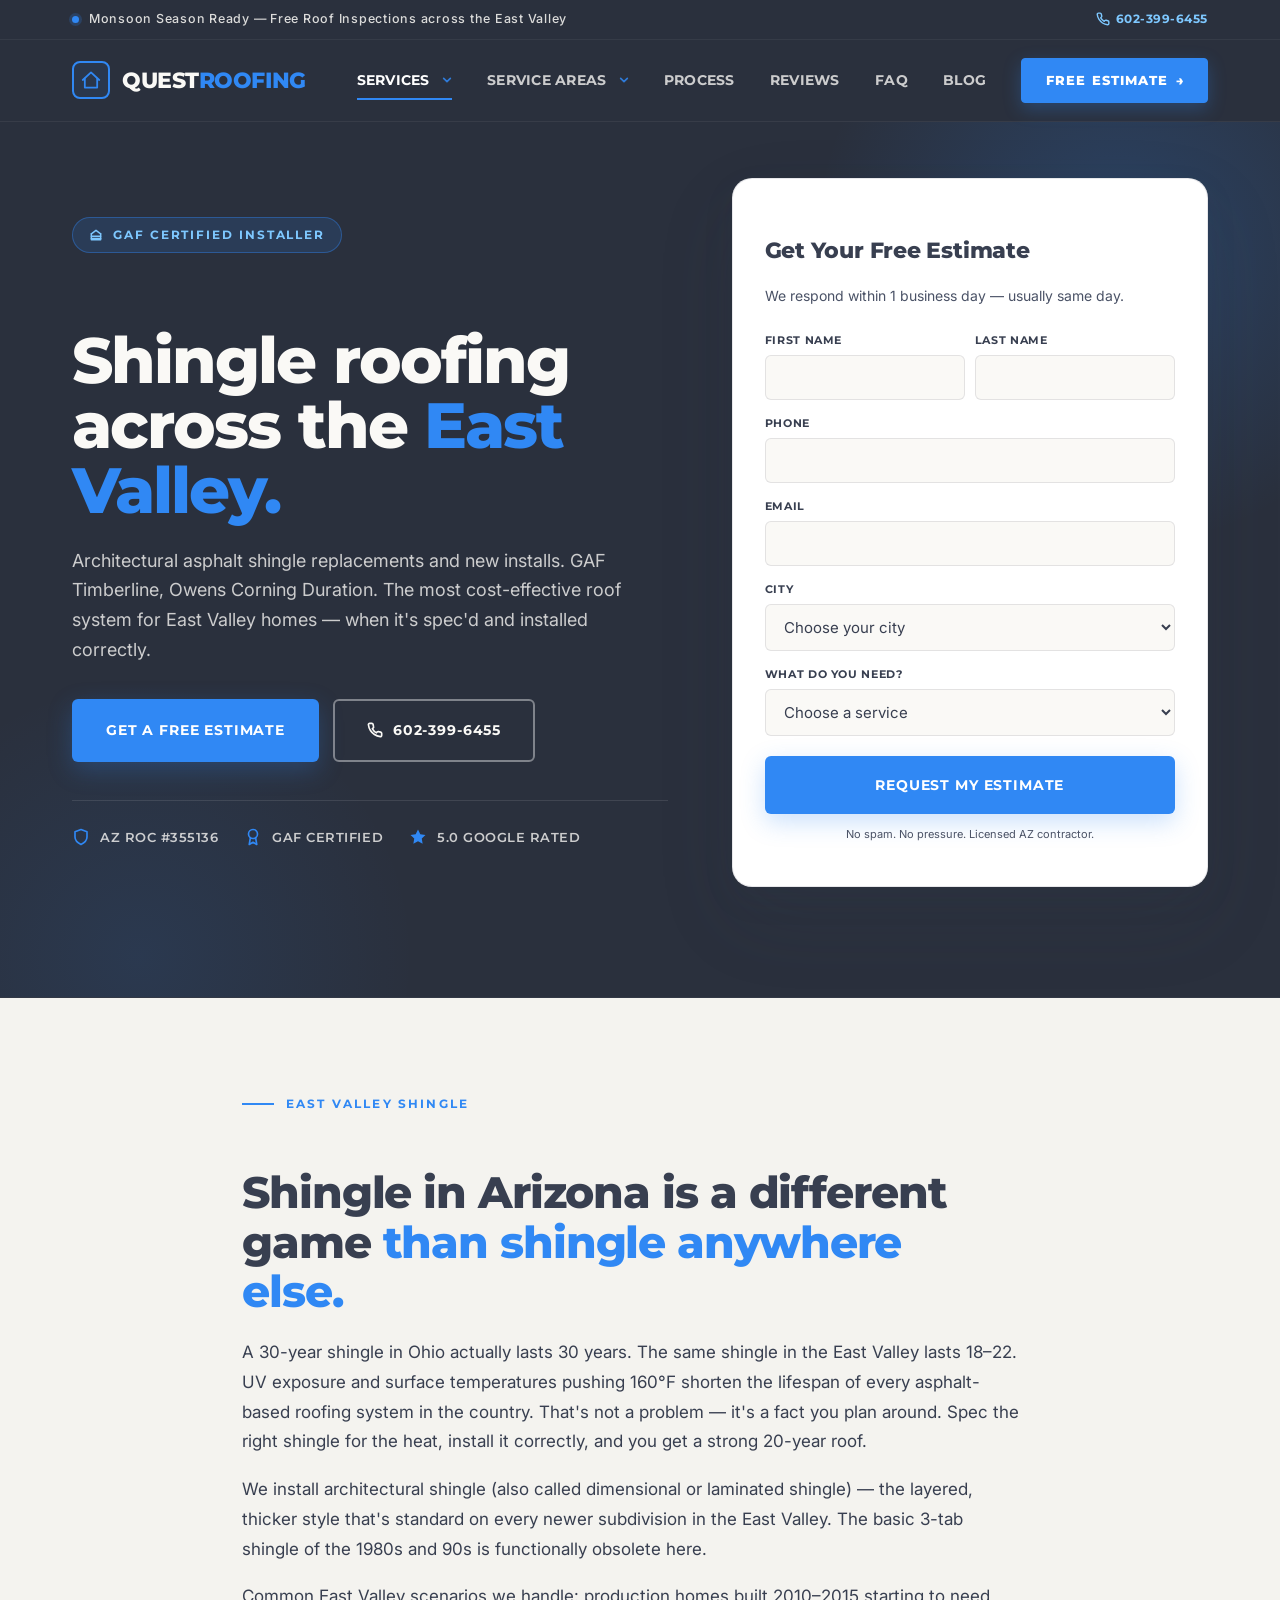
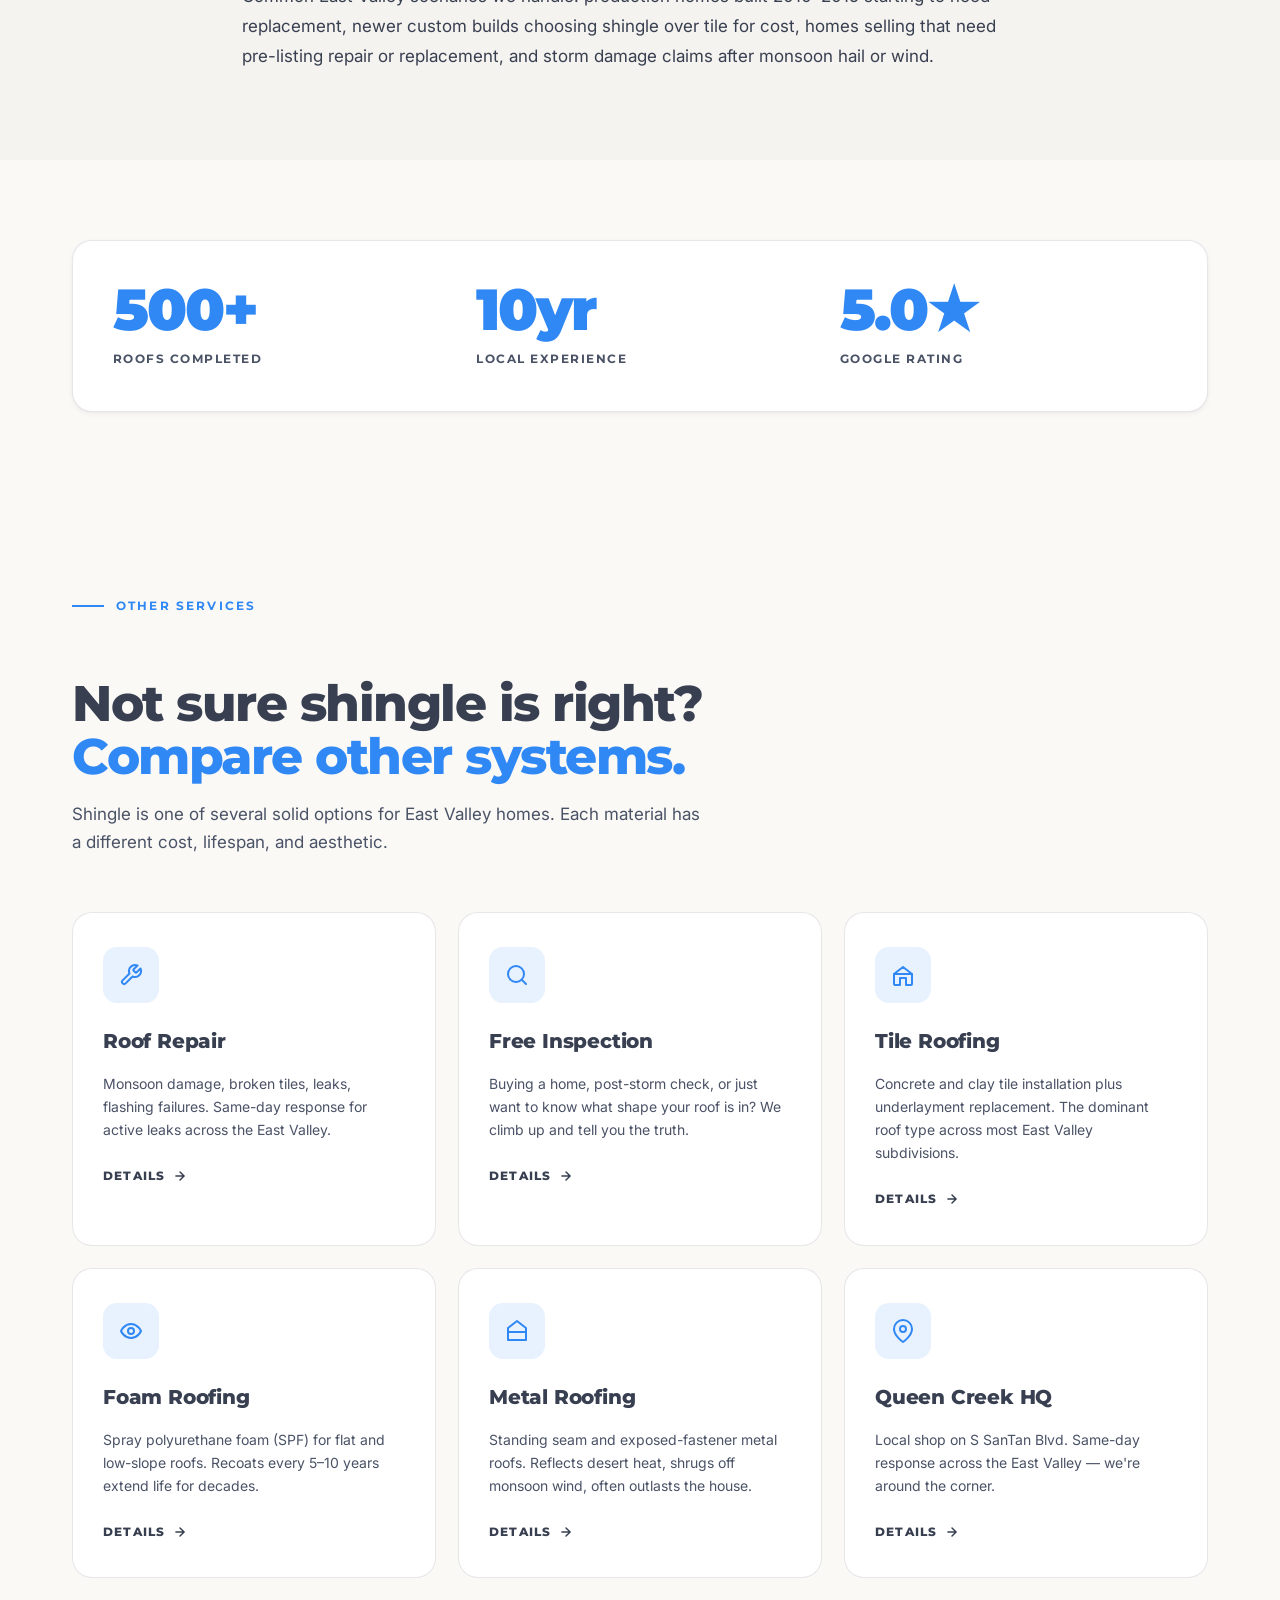
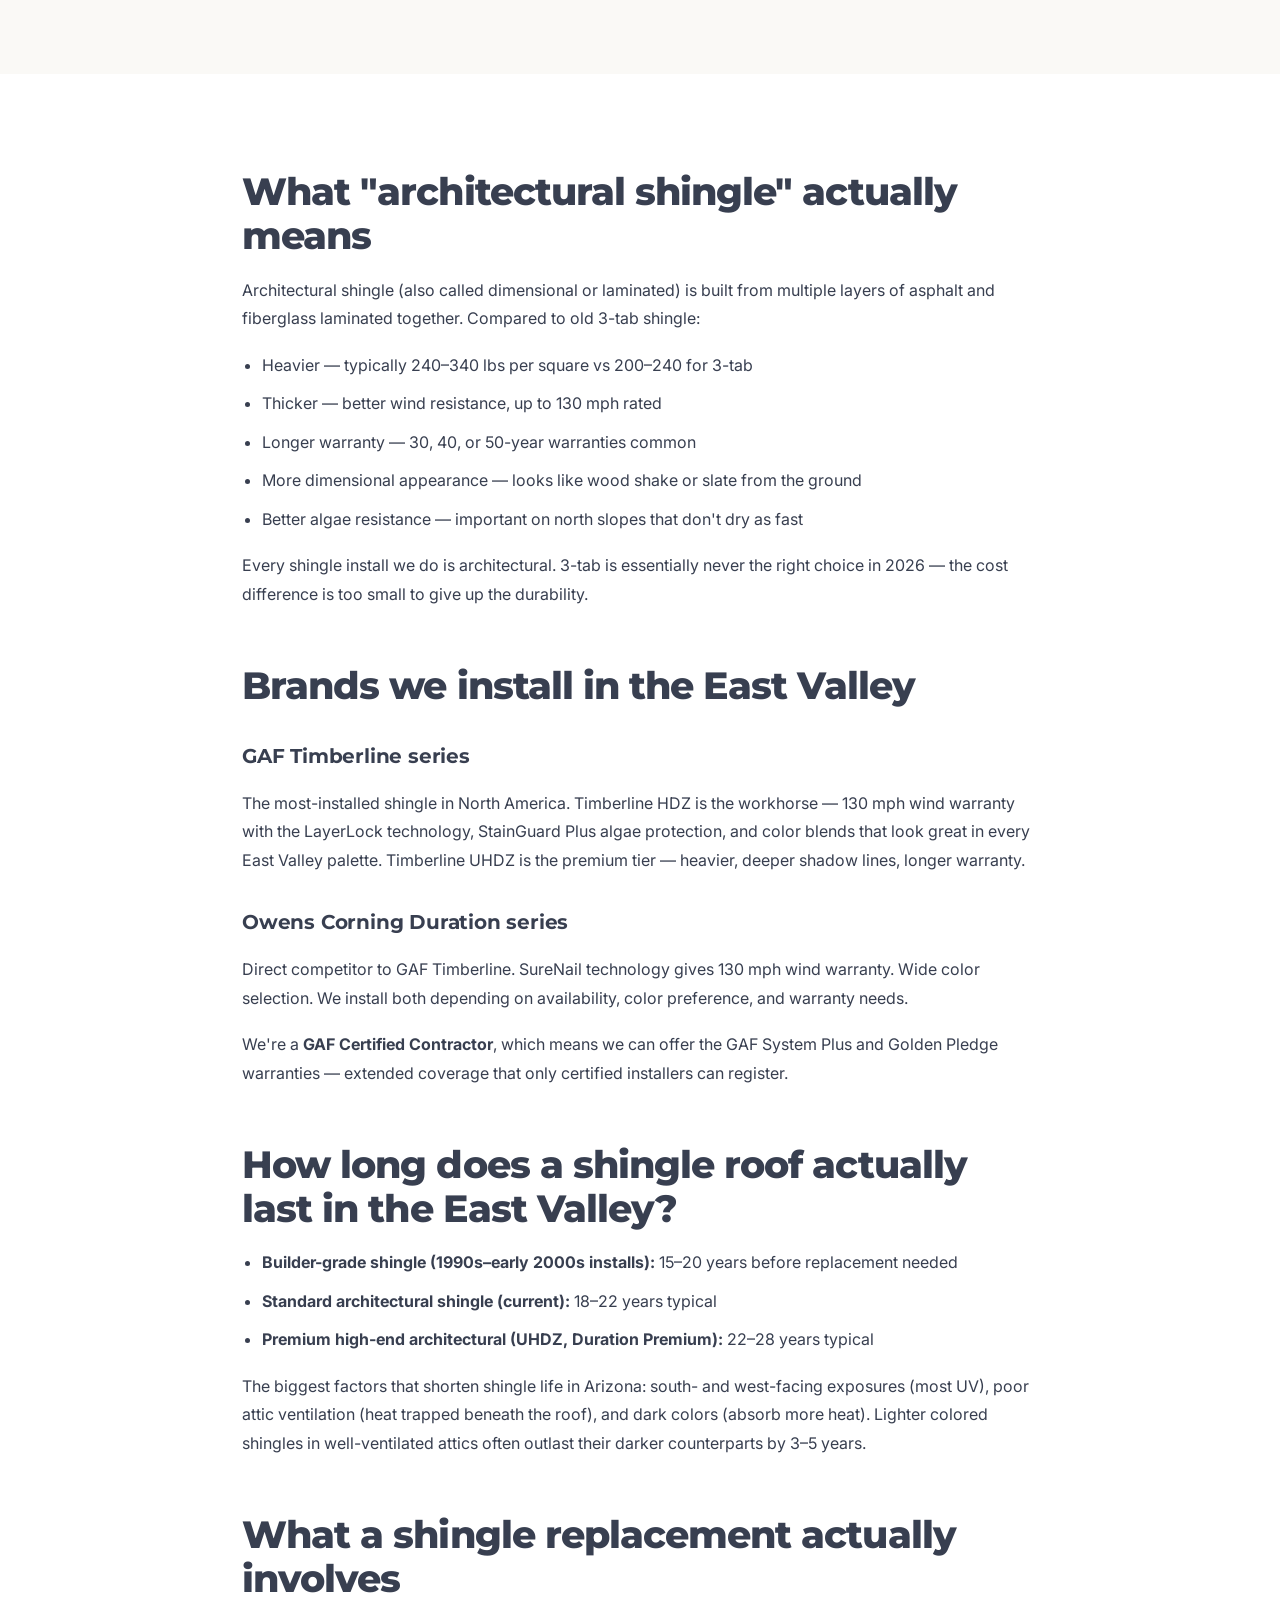
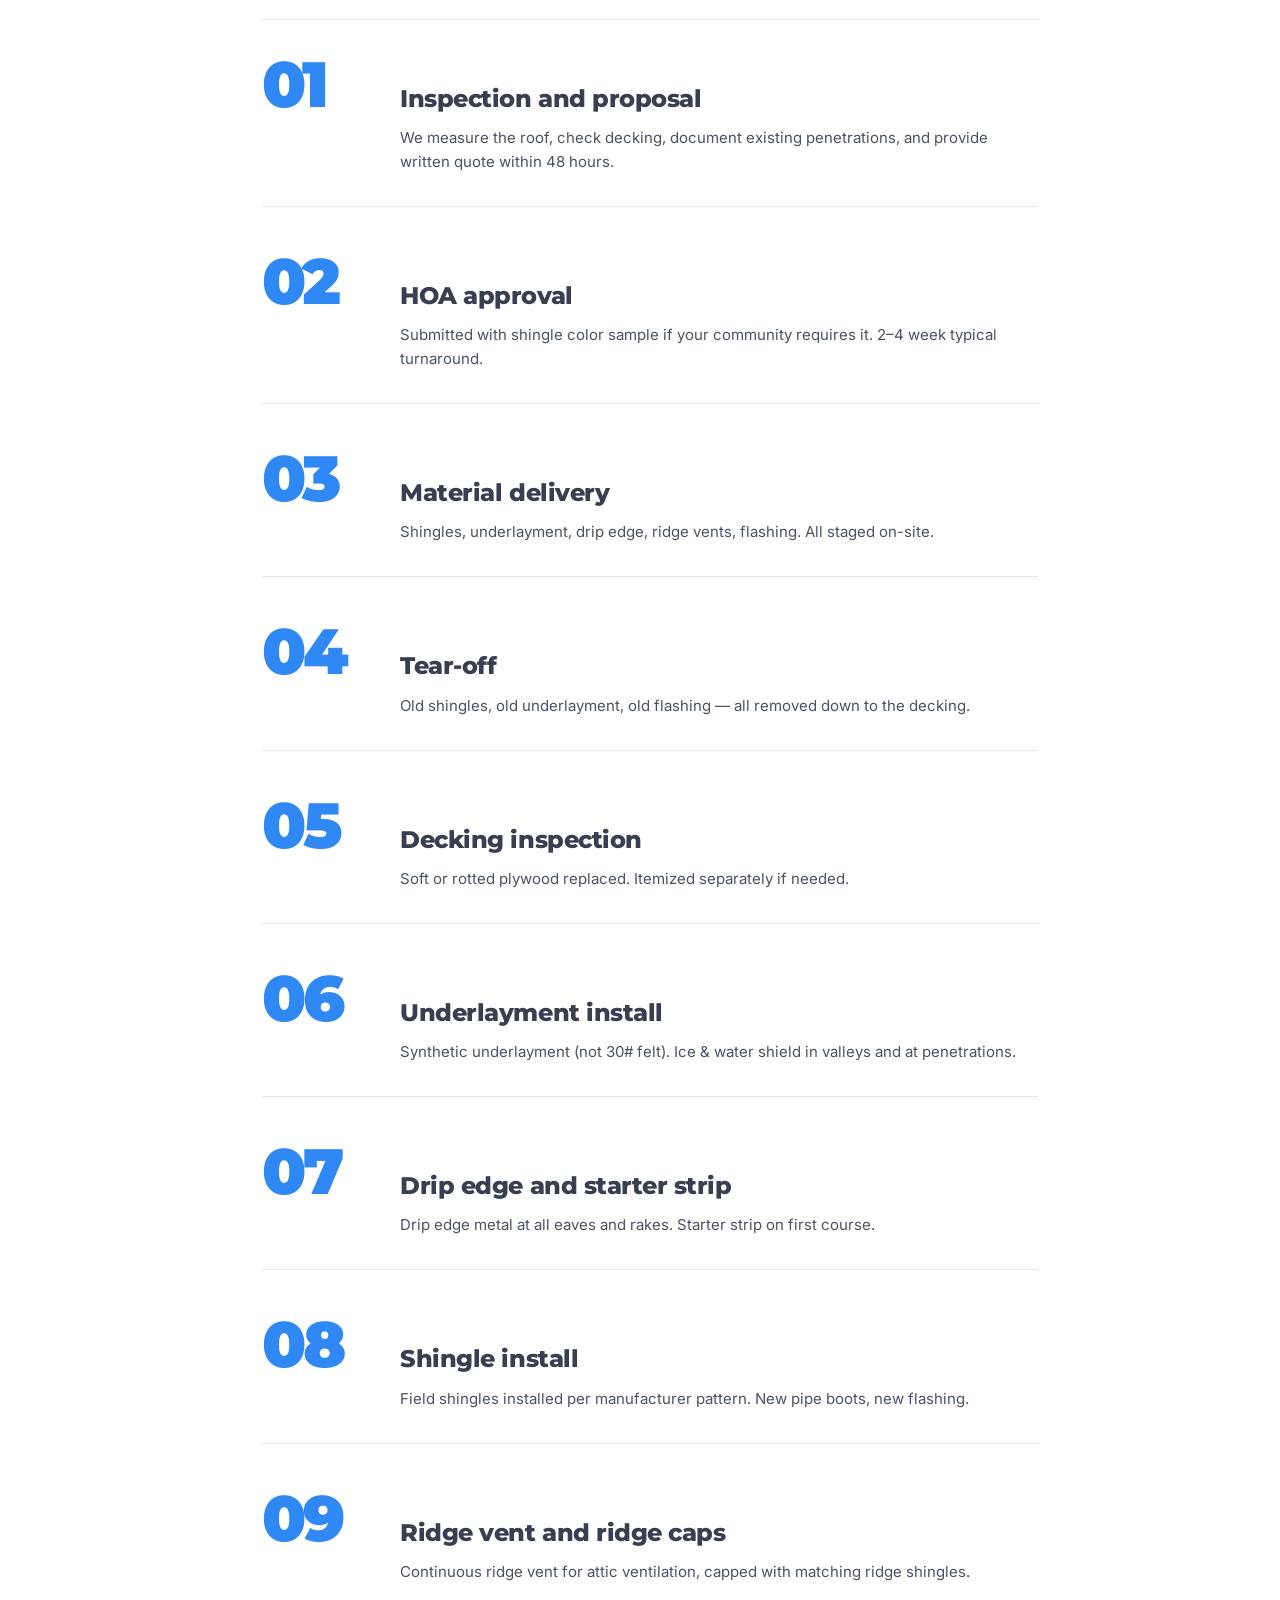
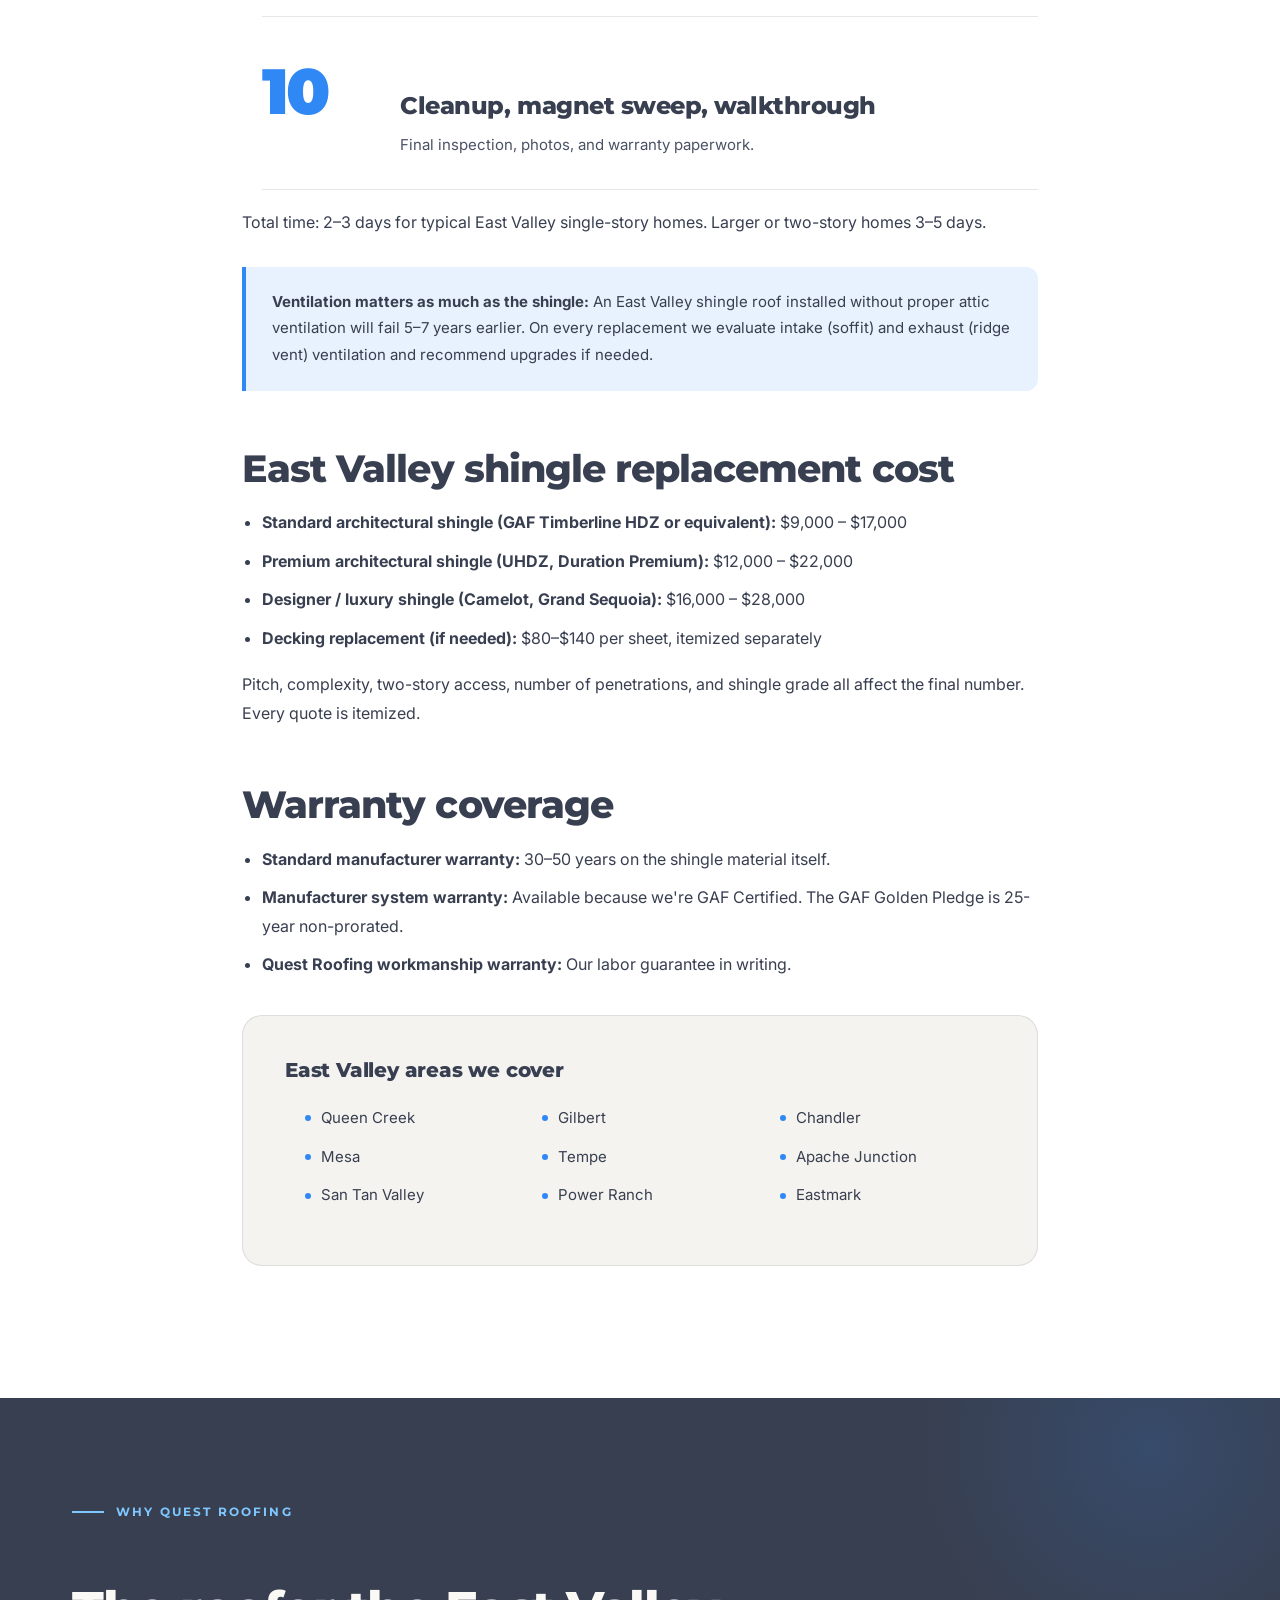
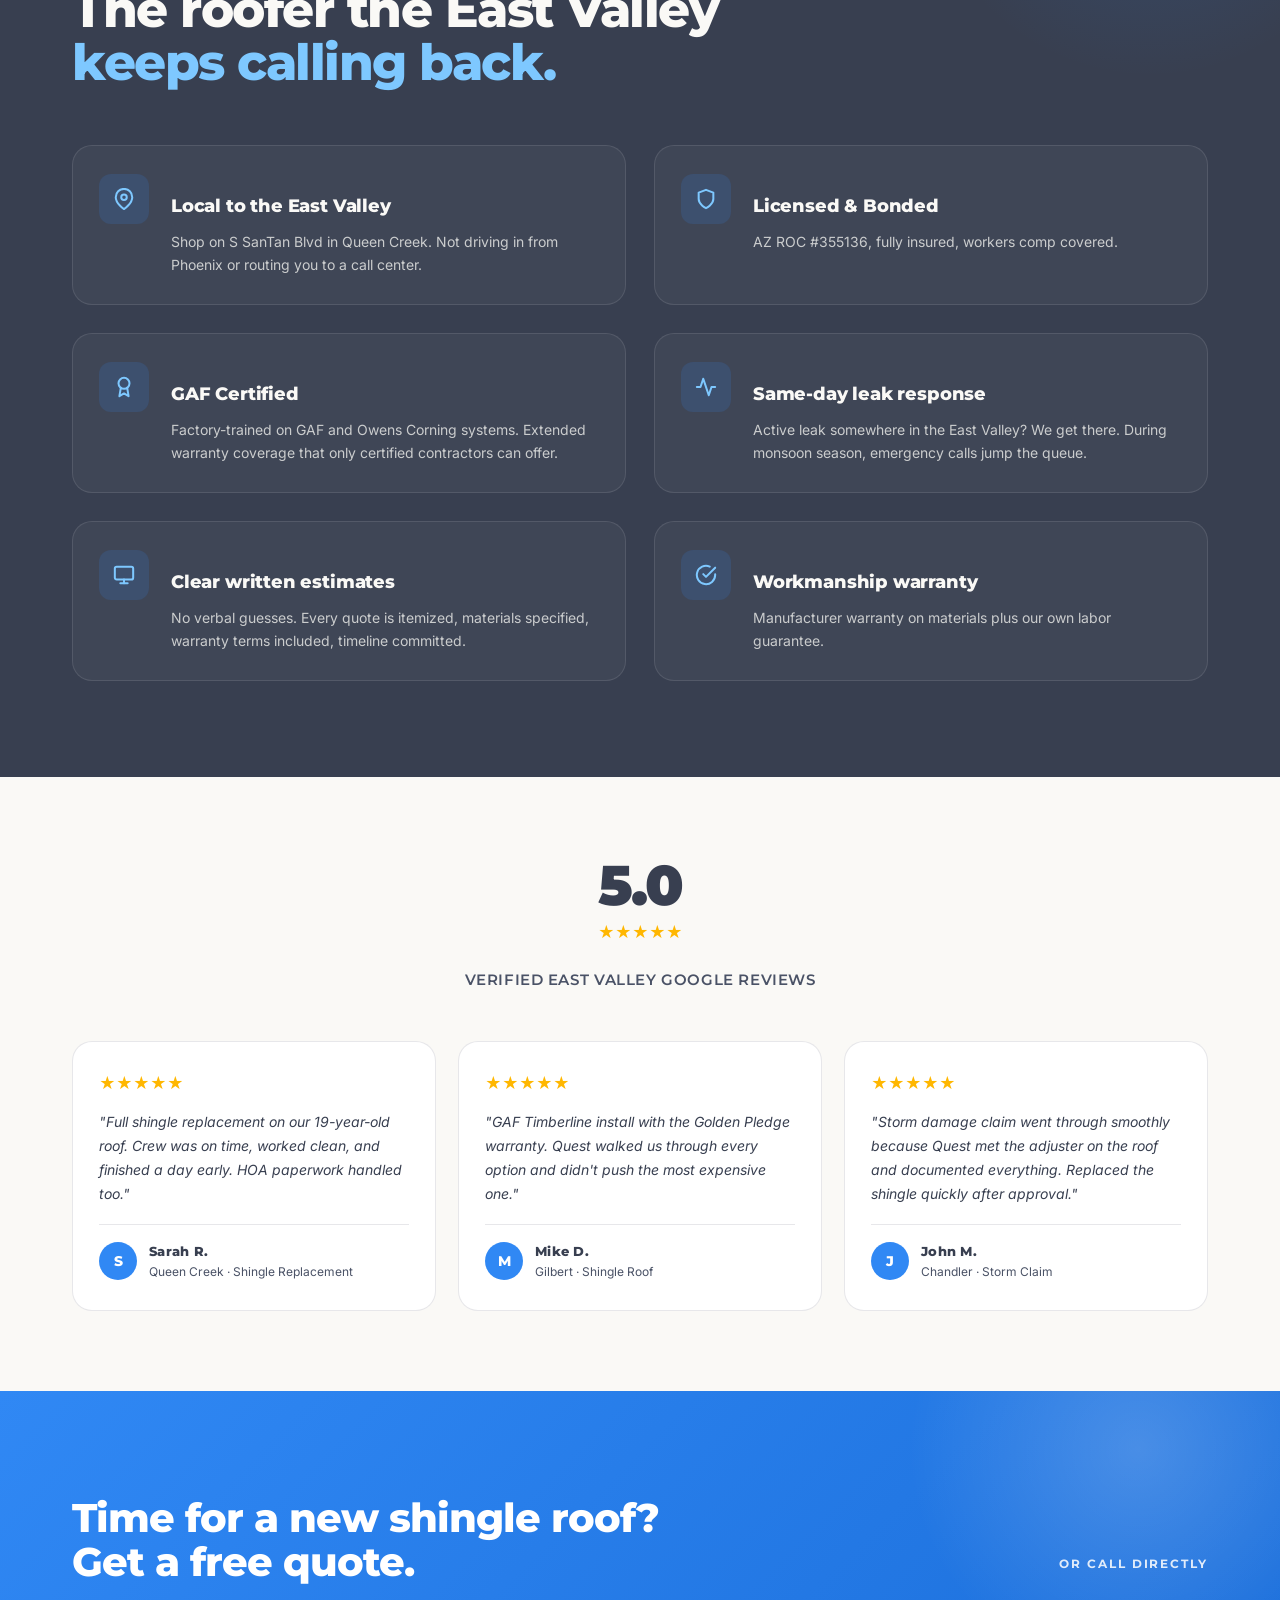
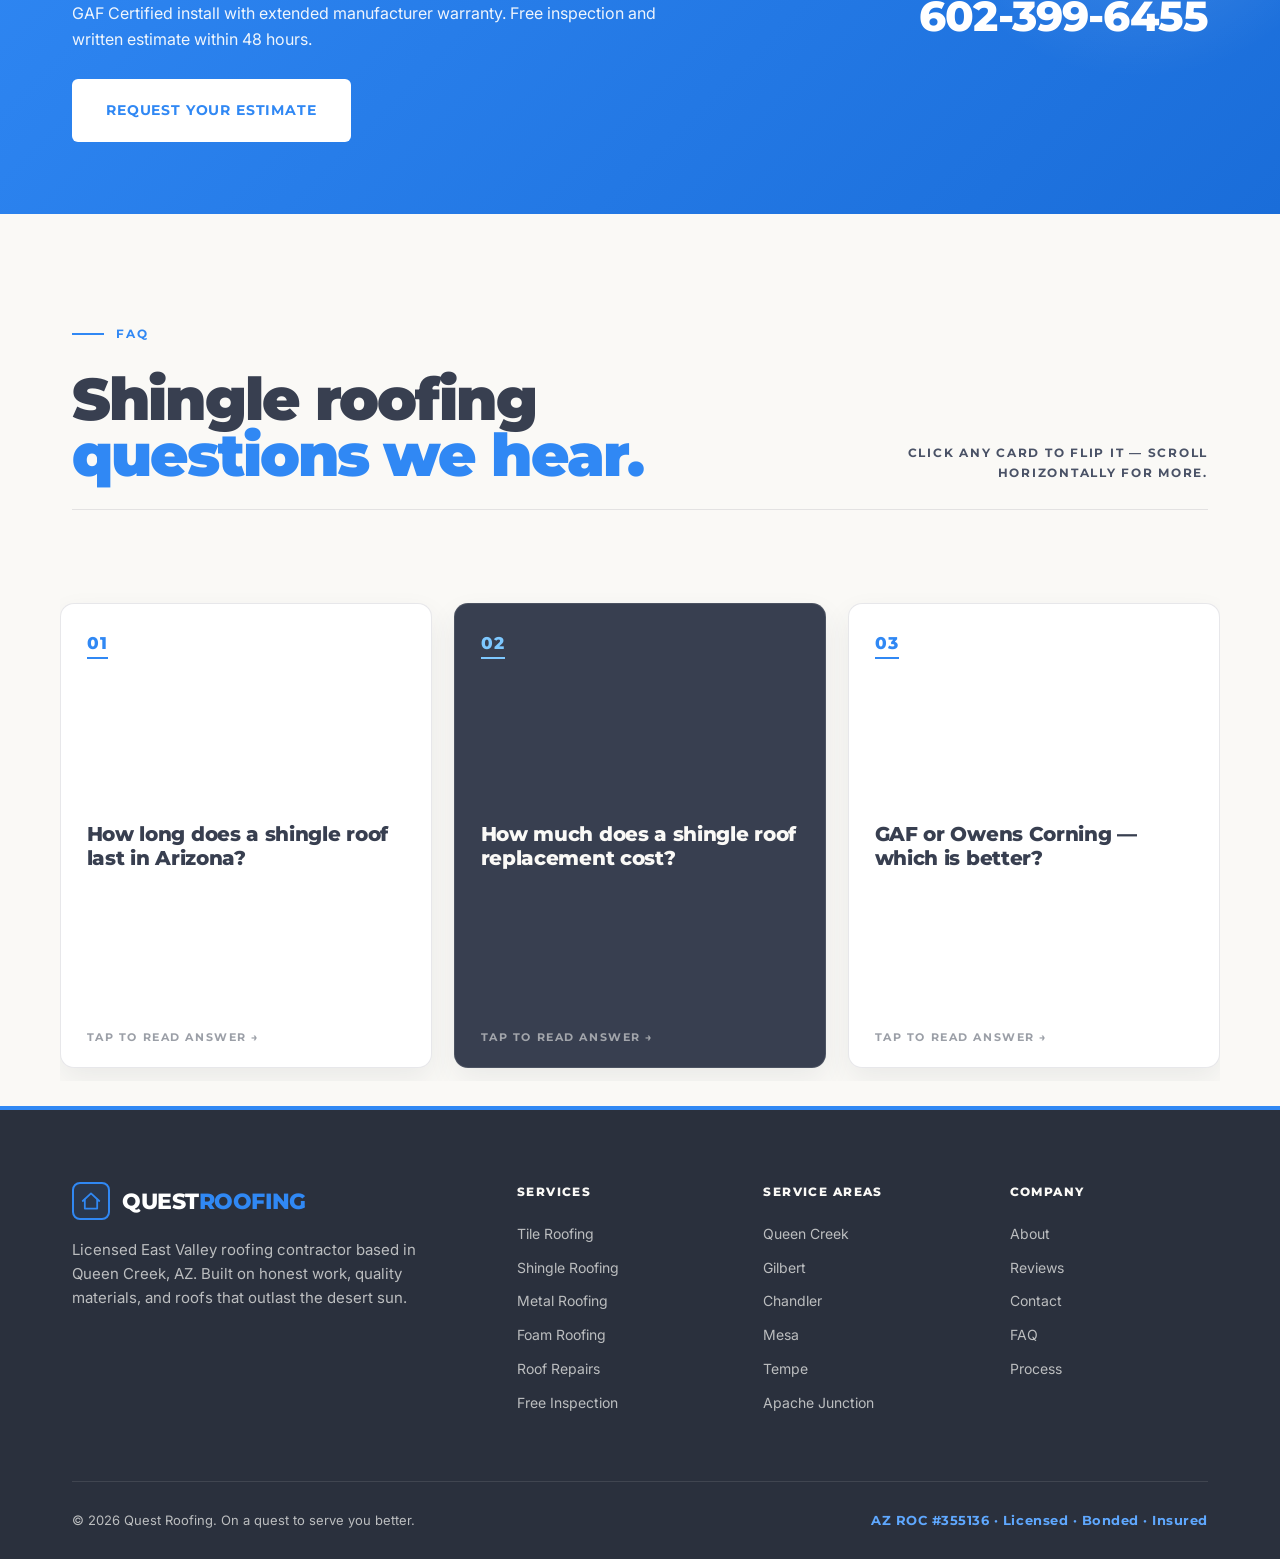
<file: shingle-roofing.html>
<!DOCTYPE html>
<html lang="en">
<head>
<meta charset="UTF-8" />
<meta name="viewport" content="width=device-width, initial-scale=1.0" />

<title>Shingle Roof Replacement & Install | East Valley AZ</title>
<meta name="description" content="Architectural shingle replacement across the East Valley. GAF Certified, Owens Corning. Honest pricing, written warranties. AZ ROC #355136." />
<link rel="canonical" href="https://questroofing.com/shingle-roofing/" />
<meta name="robots" content="index, follow, max-image-preview:large" />
<meta name="theme-color" content="#2a303d" />

<meta property="og:type" content="website" />
<meta property="og:url" content="https://questroofing.com/shingle-roofing/" />
<meta property="og:title" content="Shingle Roofing in the East Valley | Quest Roofing" />
<meta property="og:description" content="Architectural shingle replacement across the East Valley. GAF Certified, Owens Corning. Honest pricing, written warranties. AZ ROC #355136." />

<link rel="preconnect" href="https://fonts.googleapis.com" />
<link rel="preconnect" href="https://fonts.gstatic.com" crossorigin />
<link href="https://fonts.googleapis.com/css2?family=Montserrat:wght@500;600;700;800;900&family=Inter:wght@400;500;600;700&display=swap" rel="stylesheet" />

<link rel="stylesheet" href="nav-footer.css" />
<link rel="stylesheet" href="shingle-roofing.css" />

<script type="application/ld+json">
{
  "@context": "https://schema.org",
  "@type": "Service",
  "serviceType": "Shingle Roofing",
  "provider": {
    "@type": "RoofingContractor",
    "name": "Quest Roofing",
    "telephone": "+1-602-399-6455",
    "address": {"@type": "PostalAddress", "streetAddress": "24871 S SanTan Blvd 100-130", "addressLocality": "Queen Creek", "addressRegion": "AZ", "postalCode": "85142", "addressCountry": "US"},
    "url": "https://questroofing.com"
  },
  "areaServed": [
    {"@type": "City", "name": "Queen Creek, AZ"},
    {"@type": "City", "name": "Gilbert, AZ"},
    {"@type": "City", "name": "Chandler, AZ"},
    {"@type": "City", "name": "Mesa, AZ"},
    {"@type": "City", "name": "Tempe, AZ"},
    {"@type": "City", "name": "Apache Junction, AZ"}
  ],
  "url": "https://questroofing.com/shingle-roofing/"
}
</script>
</head>
<body>

<div id="navbar-placeholder"></div>

<!-- HERO -->
<section class="page-hero">
  <div class="container">
    <div class="hero-grid">
      <div>
        <div class="hero-eyebrow">
          <svg width="14" height="14" viewBox="0 0 24 24" fill="none" stroke="currentColor" stroke-width="2.5" stroke-linecap="round" stroke-linejoin="round"><path d="M4 10l8-6 8 6"/><path d="M4 10v10h16V10"/><path d="M4 14h16M4 18h16"/></svg>
          GAF Certified Installer
        </div>
        <h1>Shingle roofing across the <span>East Valley.</span></h1>
        <p class="hero-sub">Architectural asphalt shingle replacements and new installs. GAF Timberline, Owens Corning Duration. The most cost-effective roof system for East Valley homes — when it's spec'd and installed correctly.</p>
        <div class="hero-ctas">
          <a href="#estimate" class="btn btn-primary btn-large">Get a Free Estimate</a>
          <a href="tel:+16023996455" class="btn btn-secondary btn-large">
            <svg width="16" height="16" viewBox="0 0 24 24" fill="none" stroke="currentColor" stroke-width="2.5" stroke-linecap="round"><path d="M22 16.92v3a2 2 0 0 1-2.18 2 19.79 19.79 0 0 1-8.63-3.07 19.5 19.5 0 0 1-6-6 19.79 19.79 0 0 1-3.07-8.67A2 2 0 0 1 4.11 2h3a2 2 0 0 1 2 1.72c.13 1.05.37 2.08.7 3.06a2 2 0 0 1-.45 2.11L8.09 10.2a16 16 0 0 0 6 6l1.27-1.27a2 2 0 0 1 2.11-.45c.98.33 2.01.57 3.06.7A2 2 0 0 1 22 16.92z"/></svg>
            602-399-6455
          </a>
        </div>
        <div class="hero-trust">
          <div class="hero-trust-item"><svg width="18" height="18" viewBox="0 0 24 24" fill="none" stroke="currentColor" stroke-width="2.2" stroke-linecap="round" stroke-linejoin="round"><path d="M12 22s8-4 8-10V5l-8-3-8 3v7c0 6 8 10 8 10z"/></svg>AZ ROC #355136</div>
          <div class="hero-trust-item"><svg width="18" height="18" viewBox="0 0 24 24" fill="none" stroke="currentColor" stroke-width="2.2" stroke-linecap="round" stroke-linejoin="round"><circle cx="12" cy="8" r="6"/><path d="M15.477 12.89 17 22l-5-3-5 3 1.523-9.11"/></svg>GAF Certified</div>
          <div class="hero-trust-item"><svg width="18" height="18" viewBox="0 0 24 24" fill="currentColor"><path d="M12 2l3.09 6.26L22 9.27l-5 4.87 1.18 6.88L12 17.77l-6.18 3.25L7 14.14 2 9.27l6.91-1.01L12 2z"/></svg>5.0 Google Rated</div>
        </div>
      </div>
      <aside class="hero-card" id="estimate" aria-labelledby="est-title">
        <h3 id="est-title">Get Your Free Estimate</h3>
        <p>We respond within 1 business day — usually same day.</p>
        <form>
          <div class="form-row">
            <div class="field"><label for="fn">First Name</label><input id="fn" required /></div>
            <div class="field"><label for="ln">Last Name</label><input id="ln" required /></div>
          </div>
          <div class="field"><label for="ph">Phone</label><input id="ph" type="tel" required /></div>
          <div class="field"><label for="em">Email</label><input id="em" type="email" required /></div>
          <div class="field">
            <label for="ct">City</label>
            <select id="ct" required>
              <option value="">Choose your city</option>
              <option>Queen Creek</option><option>Gilbert</option><option>Chandler</option>
              <option>Mesa</option><option>Tempe</option><option>Apache Junction</option>
              <option>San Tan Valley</option><option>Other East Valley</option>
            </select>
          </div>
          <div class="field">
            <label for="sv">What do you need?</label>
            <select id="sv" required>
              <option value="">Choose a service</option>
              <option>Free Inspection</option>
              <option>Shingle Replacement</option>
              <option>New Shingle Install</option>
              <option>Shingle Repair</option>
              <option>Storm / Insurance Claim</option>
              <option>Not Sure</option>
            </select>
          </div>
          <button type="submit" class="btn btn-primary btn-large">Request My Estimate</button>
          <p class="hero-card-fine">No spam. No pressure. Licensed AZ contractor.</p>
        </form>
      </aside>
    </div>
  </div>
</section>

<!-- INTRO -->
<section class="intro-block">
  <div class="container-narrow">
    <div class="section-eyebrow">East Valley Shingle</div>
    <h2>Shingle in Arizona is a different game <span>than shingle anywhere else.</span></h2>
    <p>A 30-year shingle in Ohio actually lasts 30 years. The same shingle in the East Valley lasts 18–22. UV exposure and surface temperatures pushing 160°F shorten the lifespan of every asphalt-based roofing system in the country. That's not a problem — it's a fact you plan around. Spec the right shingle for the heat, install it correctly, and you get a strong 20-year roof.</p>
    <p>We install architectural shingle (also called dimensional or laminated shingle) — the layered, thicker style that's standard on every newer subdivision in the East Valley. The basic 3-tab shingle of the 1980s and 90s is functionally obsolete here.</p>
    <p>Common East Valley scenarios we handle: production homes built 2010–2015 starting to need replacement, newer custom builds choosing shingle over tile for cost, homes selling that need pre-listing repair or replacement, and storm damage claims after monsoon hail or wind.</p>
  </div>
</section>

<!-- KEY STATS -->
<section class="section" style="padding-top: 24px; padding-bottom: 24px;">
  <div class="container">
    <div class="stat-strip">
      <div>
        <span class="stat-num">500+</span>
        <span class="stat-label">Roofs Completed</span>
      </div>
      <div>
        <span class="stat-num">10yr</span>
        <span class="stat-label">Local Experience</span>
      </div>
      <div>
        <span class="stat-num">5.0★</span>
        <span class="stat-label">Google Rating</span>
      </div>
    </div>
  </div>
</section>

<!-- OTHER SERVICES -->
<section class="section">
  <div class="container">
    <div class="section-head">
      <div class="section-eyebrow">Other Services</div>
      <h2>Not sure shingle is right? <span>Compare other systems.</span></h2>
      <p>Shingle is one of several solid options for East Valley homes. Each material has a different cost, lifespan, and aesthetic.</p>
    </div>
    <div class="services-grid">
      <article class="service-card">
        <div class="service-icon"><svg width="24" height="24" viewBox="0 0 24 24" fill="none" stroke="currentColor" stroke-width="2" stroke-linecap="round" stroke-linejoin="round"><path d="M14.7 6.3a1 1 0 0 0 0 1.4l1.6 1.6a1 1 0 0 0 1.4 0l3.77-3.77a6 6 0 0 1-7.94 7.94l-6.91 6.91a2.12 2.12 0 0 1-3-3l6.91-6.91a6 6 0 0 1 7.94-7.94l-3.76 3.76z"/></svg></div>
        <h3>Roof Repair</h3>
        <p>Monsoon damage, broken tiles, leaks, flashing failures. Same-day response for active leaks across the East Valley.</p>
        <a href="roof-repairs.html" class="service-link">Details <svg width="14" height="14" viewBox="0 0 24 24" fill="none" stroke="currentColor" stroke-width="2.5" stroke-linecap="round"><path d="M5 12h14M12 5l7 7-7 7"/></svg></a>
      </article>
      <article class="service-card">
        <div class="service-icon"><svg width="24" height="24" viewBox="0 0 24 24" fill="none" stroke="currentColor" stroke-width="2" stroke-linecap="round" stroke-linejoin="round"><circle cx="11" cy="11" r="8"/><line x1="21" y1="21" x2="16.65" y2="16.65"/></svg></div>
        <h3>Free Inspection</h3>
        <p>Buying a home, post-storm check, or just want to know what shape your roof is in? We climb up and tell you the truth.</p>
        <a href="free-roof-inspection.html" class="service-link">Details <svg width="14" height="14" viewBox="0 0 24 24" fill="none" stroke="currentColor" stroke-width="2.5" stroke-linecap="round"><path d="M5 12h14M12 5l7 7-7 7"/></svg></a>
      </article>
      <article class="service-card">
        <div class="service-icon"><svg width="24" height="24" viewBox="0 0 24 24" fill="none" stroke="currentColor" stroke-width="2" stroke-linecap="round" stroke-linejoin="round"><path d="M3 11l9-7 9 7v10a1 1 0 0 1-1 1h-5v-7h-6v7H4a1 1 0 0 1-1-1z"/><path d="M3 11h18"/></svg></div>
        <h3>Tile Roofing</h3>
        <p>Concrete and clay tile installation plus underlayment replacement. The dominant roof type across most East Valley subdivisions.</p>
        <a href="tile-roofing.html" class="service-link">Details <svg width="14" height="14" viewBox="0 0 24 24" fill="none" stroke="currentColor" stroke-width="2.5" stroke-linecap="round"><path d="M5 12h14M12 5l7 7-7 7"/></svg></a>
      </article>
      <article class="service-card">
        <div class="service-icon"><svg width="24" height="24" viewBox="0 0 24 24" fill="none" stroke="currentColor" stroke-width="2" stroke-linecap="round" stroke-linejoin="round"><path d="M2 12s3-7 10-7 10 7 10 7-3 7-10 7-10-7-10-7z"/><circle cx="12" cy="12" r="3"/></svg></div>
        <h3>Foam Roofing</h3>
        <p>Spray polyurethane foam (SPF) for flat and low-slope roofs. Recoats every 5–10 years extend life for decades.</p>
        <a href="foam-roof.html" class="service-link">Details <svg width="14" height="14" viewBox="0 0 24 24" fill="none" stroke="currentColor" stroke-width="2.5" stroke-linecap="round"><path d="M5 12h14M12 5l7 7-7 7"/></svg></a>
      </article>
      <article class="service-card">
        <div class="service-icon"><svg width="24" height="24" viewBox="0 0 24 24" fill="none" stroke="currentColor" stroke-width="2" stroke-linecap="round" stroke-linejoin="round"><path d="M3 9l9-7 9 7v12H3z"/><line x1="3" y1="13" x2="21" y2="13"/></svg></div>
        <h3>Metal Roofing</h3>
        <p>Standing seam and exposed-fastener metal roofs. Reflects desert heat, shrugs off monsoon wind, often outlasts the house.</p>
        <a href="metal-roofing.html" class="service-link">Details <svg width="14" height="14" viewBox="0 0 24 24" fill="none" stroke="currentColor" stroke-width="2.5" stroke-linecap="round"><path d="M5 12h14M12 5l7 7-7 7"/></svg></a>
      </article>
      <article class="service-card">
        <div class="service-icon"><svg width="24" height="24" viewBox="0 0 24 24" fill="none" stroke="currentColor" stroke-width="2" stroke-linecap="round" stroke-linejoin="round"><path d="M21 10c0 7-9 13-9 13s-9-6-9-13a9 9 0 0 1 18 0z"/><circle cx="12" cy="10" r="3"/></svg></div>
        <h3>Queen Creek HQ</h3>
        <p>Local shop on S SanTan Blvd. Same-day response across the East Valley — we're around the corner.</p>
        <a href="roofing-queen-creek-az.html" class="service-link">Details <svg width="14" height="14" viewBox="0 0 24 24" fill="none" stroke="currentColor" stroke-width="2.5" stroke-linecap="round"><path d="M5 12h14M12 5l7 7-7 7"/></svg></a>
      </article>
    </div>
  </div>
</section>

<!-- LONG CONTENT -->
<section class="long-content">
  <div class="container-narrow">

    <h2>What "architectural shingle" actually means</h2>
    <p>Architectural shingle (also called dimensional or laminated) is built from multiple layers of asphalt and fiberglass laminated together. Compared to old 3-tab shingle:</p>
    <ul>
      <li>Heavier — typically 240–340 lbs per square vs 200–240 for 3-tab</li>
      <li>Thicker — better wind resistance, up to 130 mph rated</li>
      <li>Longer warranty — 30, 40, or 50-year warranties common</li>
      <li>More dimensional appearance — looks like wood shake or slate from the ground</li>
      <li>Better algae resistance — important on north slopes that don't dry as fast</li>
    </ul>
    <p>Every shingle install we do is architectural. 3-tab is essentially never the right choice in 2026 — the cost difference is too small to give up the durability.</p>

    <h2>Brands we install in the East Valley</h2>
    <h3>GAF Timberline series</h3>
    <p>The most-installed shingle in North America. Timberline HDZ is the workhorse — 130 mph wind warranty with the LayerLock technology, StainGuard Plus algae protection, and color blends that look great in every East Valley palette. Timberline UHDZ is the premium tier — heavier, deeper shadow lines, longer warranty.</p>

    <h3>Owens Corning Duration series</h3>
    <p>Direct competitor to GAF Timberline. SureNail technology gives 130 mph wind warranty. Wide color selection. We install both depending on availability, color preference, and warranty needs.</p>

    <p>We're a <strong>GAF Certified Contractor</strong>, which means we can offer the GAF System Plus and Golden Pledge warranties — extended coverage that only certified installers can register.</p>

    <h2>How long does a shingle roof actually last in the East Valley?</h2>
    <ul>
      <li><strong>Builder-grade shingle (1990s–early 2000s installs):</strong> 15–20 years before replacement needed</li>
      <li><strong>Standard architectural shingle (current):</strong> 18–22 years typical</li>
      <li><strong>Premium high-end architectural (UHDZ, Duration Premium):</strong> 22–28 years typical</li>
    </ul>
    <p>The biggest factors that shorten shingle life in Arizona: south- and west-facing exposures (most UV), poor attic ventilation (heat trapped beneath the roof), and dark colors (absorb more heat). Lighter colored shingles in well-ventilated attics often outlast their darker counterparts by 3–5 years.</p>

    <h2>What a shingle replacement actually involves</h2>
    <ul class="poster-list">
  <li>
    <span class="pl-num">01</span>
    <div class="pl-body">
      <h3>Inspection and proposal</h3>
      <p>We measure the roof, check decking, document existing penetrations, and provide written quote within 48 hours.</p>
    </div>
  </li>
  <li>
    <span class="pl-num">02</span>
    <div class="pl-body">
      <h3>HOA approval</h3>
      <p>Submitted with shingle color sample if your community requires it. 2–4 week typical turnaround.</p>
    </div>
  </li>
  <li>
    <span class="pl-num">03</span>
    <div class="pl-body">
      <h3>Material delivery</h3>
      <p>Shingles, underlayment, drip edge, ridge vents, flashing. All staged on-site.</p>
    </div>
  </li>
  <li>
    <span class="pl-num">04</span>
    <div class="pl-body">
      <h3>Tear-off</h3>
      <p>Old shingles, old underlayment, old flashing — all removed down to the decking.</p>
    </div>
  </li>
  <li>
    <span class="pl-num">05</span>
    <div class="pl-body">
      <h3>Decking inspection</h3>
      <p>Soft or rotted plywood replaced. Itemized separately if needed.</p>
    </div>
  </li>
  <li>
    <span class="pl-num">06</span>
    <div class="pl-body">
      <h3>Underlayment install</h3>
      <p>Synthetic underlayment (not 30# felt). Ice & water shield in valleys and at penetrations.</p>
    </div>
  </li>
  <li>
    <span class="pl-num">07</span>
    <div class="pl-body">
      <h3>Drip edge and starter strip</h3>
      <p>Drip edge metal at all eaves and rakes. Starter strip on first course.</p>
    </div>
  </li>
  <li>
    <span class="pl-num">08</span>
    <div class="pl-body">
      <h3>Shingle install</h3>
      <p>Field shingles installed per manufacturer pattern. New pipe boots, new flashing.</p>
    </div>
  </li>
  <li>
    <span class="pl-num">09</span>
    <div class="pl-body">
      <h3>Ridge vent and ridge caps</h3>
      <p>Continuous ridge vent for attic ventilation, capped with matching ridge shingles.</p>
    </div>
  </li>
  <li>
    <span class="pl-num">10</span>
    <div class="pl-body">
      <h3>Cleanup, magnet sweep, walkthrough</h3>
      <p>Final inspection, photos, and warranty paperwork.</p>
    </div>
  </li>
</ul>
    <p>Total time: 2–3 days for typical East Valley single-story homes. Larger or two-story homes 3–5 days.</p>

    <div class="callout">
      <p><strong>Ventilation matters as much as the shingle:</strong> An East Valley shingle roof installed without proper attic ventilation will fail 5–7 years earlier. On every replacement we evaluate intake (soffit) and exhaust (ridge vent) ventilation and recommend upgrades if needed.</p>
    </div>

    <h2>East Valley shingle replacement cost</h2>
    <ul>
      <li><strong>Standard architectural shingle (GAF Timberline HDZ or equivalent):</strong> $9,000 – $17,000</li>
      <li><strong>Premium architectural shingle (UHDZ, Duration Premium):</strong> $12,000 – $22,000</li>
      <li><strong>Designer / luxury shingle (Camelot, Grand Sequoia):</strong> $16,000 – $28,000</li>
      <li><strong>Decking replacement (if needed):</strong> $80–$140 per sheet, itemized separately</li>
    </ul>
    <p>Pitch, complexity, two-story access, number of penetrations, and shingle grade all affect the final number. Every quote is itemized.</p>

    <h2>Warranty coverage</h2>
    <ul>
      <li><strong>Standard manufacturer warranty:</strong> 30–50 years on the shingle material itself.</li>
      <li><strong>Manufacturer system warranty:</strong> Available because we're GAF Certified. The GAF Golden Pledge is 25-year non-prorated.</li>
      <li><strong>Quest Roofing workmanship warranty:</strong> Our labor guarantee in writing.</li>
    </ul>

    <div class="neighborhoods">
      <h3>East Valley areas we cover</h3>
      <ul class="neighborhoods-list">
        <li>Queen Creek</li>
        <li>Gilbert</li>
        <li>Chandler</li>
        <li>Mesa</li>
        <li>Tempe</li>
        <li>Apache Junction</li>
        <li>San Tan Valley</li>
        <li>Power Ranch</li>
        <li>Eastmark</li>
      </ul>
    </div>

  </div>
</section>

<!-- WHY US -->
<section class="why-us">
  <div class="container">
    <div class="section-head">
      <div class="section-eyebrow">Why Quest Roofing</div>
      <h2>The roofer the East Valley <span>keeps calling back.</span></h2>
    </div>
    <div class="why-grid">
      <div class="why-item">
        <div class="why-icon"><svg width="22" height="22" viewBox="0 0 24 24" fill="none" stroke="currentColor" stroke-width="2.2" stroke-linecap="round" stroke-linejoin="round"><path d="M21 10c0 7-9 13-9 13s-9-6-9-13a9 9 0 0 1 18 0z"/><circle cx="12" cy="10" r="3"/></svg></div>
        <div><h3>Local to the East Valley</h3><p>Shop on S SanTan Blvd in Queen Creek. Not driving in from Phoenix or routing you to a call center.</p></div>
      </div>
      <div class="why-item">
        <div class="why-icon"><svg width="22" height="22" viewBox="0 0 24 24" fill="none" stroke="currentColor" stroke-width="2.2" stroke-linecap="round" stroke-linejoin="round"><path d="M12 22s8-4 8-10V5l-8-3-8 3v7c0 6 8 10 8 10z"/></svg></div>
        <div><h3>Licensed & Bonded</h3><p>AZ ROC #355136, fully insured, workers comp covered.</p></div>
      </div>
      <div class="why-item">
        <div class="why-icon"><svg width="22" height="22" viewBox="0 0 24 24" fill="none" stroke="currentColor" stroke-width="2.2" stroke-linecap="round" stroke-linejoin="round"><circle cx="12" cy="8" r="6"/><path d="M15.477 12.89 17 22l-5-3-5 3 1.523-9.11"/></svg></div>
        <div><h3>GAF Certified</h3><p>Factory-trained on GAF and Owens Corning systems. Extended warranty coverage that only certified contractors can offer.</p></div>
      </div>
      <div class="why-item">
        <div class="why-icon"><svg width="22" height="22" viewBox="0 0 24 24" fill="none" stroke="currentColor" stroke-width="2.2" stroke-linecap="round" stroke-linejoin="round"><polyline points="22 12 18 12 15 21 9 3 6 12 2 12"/></svg></div>
        <div><h3>Same-day leak response</h3><p>Active leak somewhere in the East Valley? We get there. During monsoon season, emergency calls jump the queue.</p></div>
      </div>
      <div class="why-item">
        <div class="why-icon"><svg width="22" height="22" viewBox="0 0 24 24" fill="none" stroke="currentColor" stroke-width="2.2" stroke-linecap="round" stroke-linejoin="round"><rect x="2" y="3" width="20" height="14" rx="2"/><line x1="8" y1="21" x2="16" y2="21"/><line x1="12" y1="17" x2="12" y2="21"/></svg></div>
        <div><h3>Clear written estimates</h3><p>No verbal guesses. Every quote is itemized, materials specified, warranty terms included, timeline committed.</p></div>
      </div>
      <div class="why-item">
        <div class="why-icon"><svg width="22" height="22" viewBox="0 0 24 24" fill="none" stroke="currentColor" stroke-width="2.2" stroke-linecap="round" stroke-linejoin="round"><path d="M22 11.08V12a10 10 0 1 1-5.93-9.14"/><polyline points="22 4 12 14.01 9 11.01"/></svg></div>
        <div><h3>Workmanship warranty</h3><p>Manufacturer warranty on materials plus our own labor guarantee.</p></div>
      </div>
    </div>
  </div>
</section>

<!-- REVIEWS -->
<section class="reviews-strip">
  <div class="container">
    <div class="reviews-strip-head">
      <div class="rating-big">5.0</div>
      <div class="stars">★★★★★</div>
      <p>Verified East Valley Google Reviews</p>
    </div>
    <div class="reviews-row">
      <div class="review-mini">
        <div class="review-mini-stars">★★★★★</div>
        <p>"Full shingle replacement on our 19-year-old roof. Crew was on time, worked clean, and finished a day early. HOA paperwork handled too."</p>
        <div class="review-mini-author"><div class="review-mini-avatar">S</div><div><div class="review-mini-name">Sarah R.</div><div class="review-mini-meta">Queen Creek · Shingle Replacement</div></div></div>
      </div>
      <div class="review-mini">
        <div class="review-mini-stars">★★★★★</div>
        <p>"GAF Timberline install with the Golden Pledge warranty. Quest walked us through every option and didn't push the most expensive one."</p>
        <div class="review-mini-author"><div class="review-mini-avatar">M</div><div><div class="review-mini-name">Mike D.</div><div class="review-mini-meta">Gilbert · Shingle Roof</div></div></div>
      </div>
      <div class="review-mini">
        <div class="review-mini-stars">★★★★★</div>
        <p>"Storm damage claim went through smoothly because Quest met the adjuster on the roof and documented everything. Replaced the shingle quickly after approval."</p>
        <div class="review-mini-author"><div class="review-mini-avatar">J</div><div><div class="review-mini-name">John M.</div><div class="review-mini-meta">Chandler · Storm Claim</div></div></div>
      </div>
    </div>
  </div>
</section>

<!-- CTA -->
<section class="cta-band">
  <div class="container">
    <div class="cta-inner">
      <div>
        <h2>Time for a new shingle roof? Get a free quote.</h2>
        <p>GAF Certified install with extended manufacturer warranty. Free inspection and written estimate within 48 hours.</p>
        <a href="#estimate" class="btn btn-large">Request Your Estimate</a>
      </div>
      <div class="cta-phone">
        <div class="cta-phone-label">Or call directly</div>
        <a href="tel:+16023996455" class="cta-phone-num">602-399-6455</a>
      </div>
    </div>
  </div>
</section>

<!-- FAQ -->
<section class="faq-section">
  <div class="container">
    <div class="faq-header-row">
      <div>
        <div class="section-eyebrow">FAQ</div>
        <h2 class="faq-headline">Shingle roofing <span>questions we hear.</span></h2>
      </div>
      <p class="faq-hint">Click any card to flip it &mdash; scroll horizontally for more.</p>
    </div>
  </div>

  <div class="faq-rail-wrap">
    <div class="faq-rail">
      <button class="faq-card" type="button" aria-pressed="false">
        <div class="faq-card-inner">
          <div class="faq-card-face faq-card-front">
            <span class="faq-card-num">01</span>
            <h3 class="faq-card-question">How long does a shingle roof last in Arizona?</h3>
            <span class="faq-card-flip-hint">Tap to read answer →</span>
          </div>
          <div class="faq-card-face faq-card-back">
            <span class="faq-card-num faq-card-num-back">01</span>
            <p>Most architectural shingle in the East Valley lasts 18–22 years. Premium shingles (UHDZ, Duration Premium) often run 22–28. Manufacturer warranties say longer (30–50 years) but actual Arizona service life is shorter due to UV and heat.</p>
            <span class="faq-card-flip-hint">← Tap to flip back</span>
          </div>
        </div>
      </button>
      <button class="faq-card" type="button" aria-pressed="false">
        <div class="faq-card-inner">
          <div class="faq-card-face faq-card-front">
            <span class="faq-card-num">02</span>
            <h3 class="faq-card-question">How much does a shingle roof replacement cost?</h3>
            <span class="faq-card-flip-hint">Tap to read answer →</span>
          </div>
          <div class="faq-card-face faq-card-back">
            <span class="faq-card-num faq-card-num-back">02</span>
            <p>Standard architectural shingle runs $9,000–$17,000 on a typical East Valley single-story home. Premium tiers run $12,000–$22,000. Designer shingle $16,000–$28,000.</p>
            <span class="faq-card-flip-hint">← Tap to flip back</span>
          </div>
        </div>
      </button>
      <button class="faq-card" type="button" aria-pressed="false">
        <div class="faq-card-inner">
          <div class="faq-card-face faq-card-front">
            <span class="faq-card-num">03</span>
            <h3 class="faq-card-question">GAF or Owens Corning — which is better?</h3>
            <span class="faq-card-flip-hint">Tap to read answer →</span>
          </div>
          <div class="faq-card-face faq-card-back">
            <span class="faq-card-num faq-card-num-back">03</span>
            <p>Both are excellent. GAF has a slight edge on color selection and we can offer the Golden Pledge warranty as a Certified Contractor. Owens Corning's SureNail strip is a real wind-resistance advantage. We install both.</p>
            <span class="faq-card-flip-hint">← Tap to flip back</span>
          </div>
        </div>
      </button>
      <button class="faq-card" type="button" aria-pressed="false">
        <div class="faq-card-inner">
          <div class="faq-card-face faq-card-front">
            <span class="faq-card-num">04</span>
            <h3 class="faq-card-question">Can you install over my existing shingles?</h3>
            <span class="faq-card-flip-hint">Tap to read answer →</span>
          </div>
          <div class="faq-card-face faq-card-back">
            <span class="faq-card-num faq-card-num-back">04</span>
            <p>Sometimes legal in Arizona — but we don't recommend it. Layered shingle traps heat (already a problem here), adds dead load to the structure, and you can't inspect decking condition without tear-off. We always recommend full tear-off.</p>
            <span class="faq-card-flip-hint">← Tap to flip back</span>
          </div>
        </div>
      </button>
      <button class="faq-card" type="button" aria-pressed="false">
        <div class="faq-card-inner">
          <div class="faq-card-face faq-card-front">
            <span class="faq-card-num">05</span>
            <h3 class="faq-card-question">What color shingle handles Arizona heat best?</h3>
            <span class="faq-card-flip-hint">Tap to read answer →</span>
          </div>
          <div class="faq-card-face faq-card-back">
            <span class="faq-card-num faq-card-num-back">05</span>
            <p>Lighter colors run cooler. Charcoal/black shingles can hit 175°F surface temperature in July; light gray or weathered wood blends top out 15–20°F lower. That difference adds 3–5 years of effective lifespan and saves on summer cooling.</p>
            <span class="faq-card-flip-hint">← Tap to flip back</span>
          </div>
        </div>
      </button>
      <button class="faq-card" type="button" aria-pressed="false">
        <div class="faq-card-inner">
          <div class="faq-card-face faq-card-front">
            <span class="faq-card-num">06</span>
            <h3 class="faq-card-question">How long does a shingle replacement take?</h3>
            <span class="faq-card-flip-hint">Tap to read answer →</span>
          </div>
          <div class="faq-card-face faq-card-back">
            <span class="faq-card-num faq-card-num-back">06</span>
            <p>2–3 days for typical East Valley single-story homes. Two-story or larger homes 3–5 days. We commit to the timeline in writing before we start.</p>
            <span class="faq-card-flip-hint">← Tap to flip back</span>
          </div>
        </div>
      </button>
      <button class="faq-card" type="button" aria-pressed="false">
        <div class="faq-card-inner">
          <div class="faq-card-face faq-card-front">
            <span class="faq-card-num">07</span>
            <h3 class="faq-card-question">Will my HOA require approval?</h3>
            <span class="faq-card-flip-hint">Tap to read answer →</span>
          </div>
          <div class="faq-card-face faq-card-back">
            <span class="faq-card-num faq-card-num-back">07</span>
            <p>Most East Valley HOAs require architectural approval before re-roofing — usually shingle color and brand approval. We submit the paperwork with samples as part of our process. 2–4 week typical turnaround.</p>
            <span class="faq-card-flip-hint">← Tap to flip back</span>
          </div>
        </div>
      </button>
      <button class="faq-card" type="button" aria-pressed="false">
        <div class="faq-card-inner">
          <div class="faq-card-face faq-card-front">
            <span class="faq-card-num">08</span>
            <h3 class="faq-card-question">Do I need ridge ventilation?</h3>
            <span class="faq-card-flip-hint">Tap to read answer →</span>
          </div>
          <div class="faq-card-face faq-card-back">
            <span class="faq-card-num faq-card-num-back">08</span>
            <p>Yes, almost always. A shingle roof without proper attic ventilation cooks from the underside as well as the top, shortening lifespan by 5–7 years. We install continuous ridge vent on most replacements.</p>
            <span class="faq-card-flip-hint">← Tap to flip back</span>
          </div>
        </div>
      </button>
    </div>
  </div>
</section>

<!-- FOOTER -->
<footer class="site-footer">
  <div class="container">
    <div class="footer-grid">
      <div class="footer-brand">
        <a href="index.html" class="logo">
          <span class="logo-mark" aria-hidden="true">
            <svg viewBox="0 0 32 32" width="22" height="22" fill="none" stroke="currentColor" stroke-width="2.6" stroke-linecap="round" stroke-linejoin="round"><path d="M4 16 L16 5 L28 16"></path><path d="M7 14 L7 27 L25 27 L25 14"></path></svg>
          </span>
          <span class="logo-text">Quest<span class="text-orange">Roofing</span></span>
        </a>
        <p>Licensed East Valley roofing contractor based in Queen Creek, AZ. Built on honest work, quality materials, and roofs that outlast the desert sun.</p>
      </div>
      <div class="footer-col">
        <h4>Services</h4>
        <ul>
          <li><a href="tile-roofing.html">Tile Roofing</a></li>
          <li><a href="shingle-roofing.html">Shingle Roofing</a></li>
          <li><a href="metal-roofing.html">Metal Roofing</a></li>
          <li><a href="foam-roof.html">Foam Roofing</a></li>
          <li><a href="roof-repairs.html">Roof Repairs</a></li>
          <li><a href="free-roof-inspection.html">Free Inspection</a></li>
        </ul>
      </div>
      <div class="footer-col">
        <h4>Service Areas</h4>
        <ul>
          <li><a href="roofing-queen-creek-az.html">Queen Creek</a></li>
          <li><a href="index.html#service-areas">Gilbert</a></li>
          <li><a href="index.html#service-areas">Chandler</a></li>
          <li><a href="index.html#service-areas">Mesa</a></li>
          <li><a href="index.html#service-areas">Tempe</a></li>
          <li><a href="index.html#service-areas">Apache Junction</a></li>
        </ul>
      </div>
      <div class="footer-col">
        <h4>Company</h4>
        <ul>
          <li><a href="index.html#about">About</a></li>
          <li><a href="index.html#reviews">Reviews</a></li>
          <li><a href="index.html#contact">Contact</a></li>
          <li><a href="index.html#resources">FAQ</a></li>
          <li><a href="index.html#process">Process</a></li>
        </ul>
      </div>
    </div>
    <div class="footer-bottom">
      <div>© 2026 Quest Roofing. On a quest to serve you better.</div>
      <div class="footer-license">AZ ROC #355136 · Licensed · Bonded · Insured</div>
    </div>
  </div>
</footer>

<!-- MOBILE FLOAT -->
<div class="mobile-float">
  <a href="tel:+16023996455" class="btn btn-outline">
    <svg width="14" height="14" viewBox="0 0 24 24" fill="none" stroke="currentColor" stroke-width="2.5" stroke-linecap="round"><path d="M22 16.92v3a2 2 0 0 1-2.18 2 19.79 19.79 0 0 1-8.63-3.07 19.5 19.5 0 0 1-6-6 19.79 19.79 0 0 1-3.07-8.67A2 2 0 0 1 4.11 2h3a2 2 0 0 1 2 1.72c.13 1.05.37 2.08.7 3.06a2 2 0 0 1-.45 2.11L8.09 10.2a16 16 0 0 0 6 6l1.27-1.27a2 2 0 0 1 2.11-.45c.98.33 2.01.57 3.06.7A2 2 0 0 1 22 16.92z"/></svg>
    Call
  </a>
  <a href="#estimate" class="btn btn-primary">Free Estimate</a>
</div>

<!-- Scripts -->
<script src="navbar.js"></script>
<script src="shingle-roofing.js"></script>
</body>
</html>
</file>
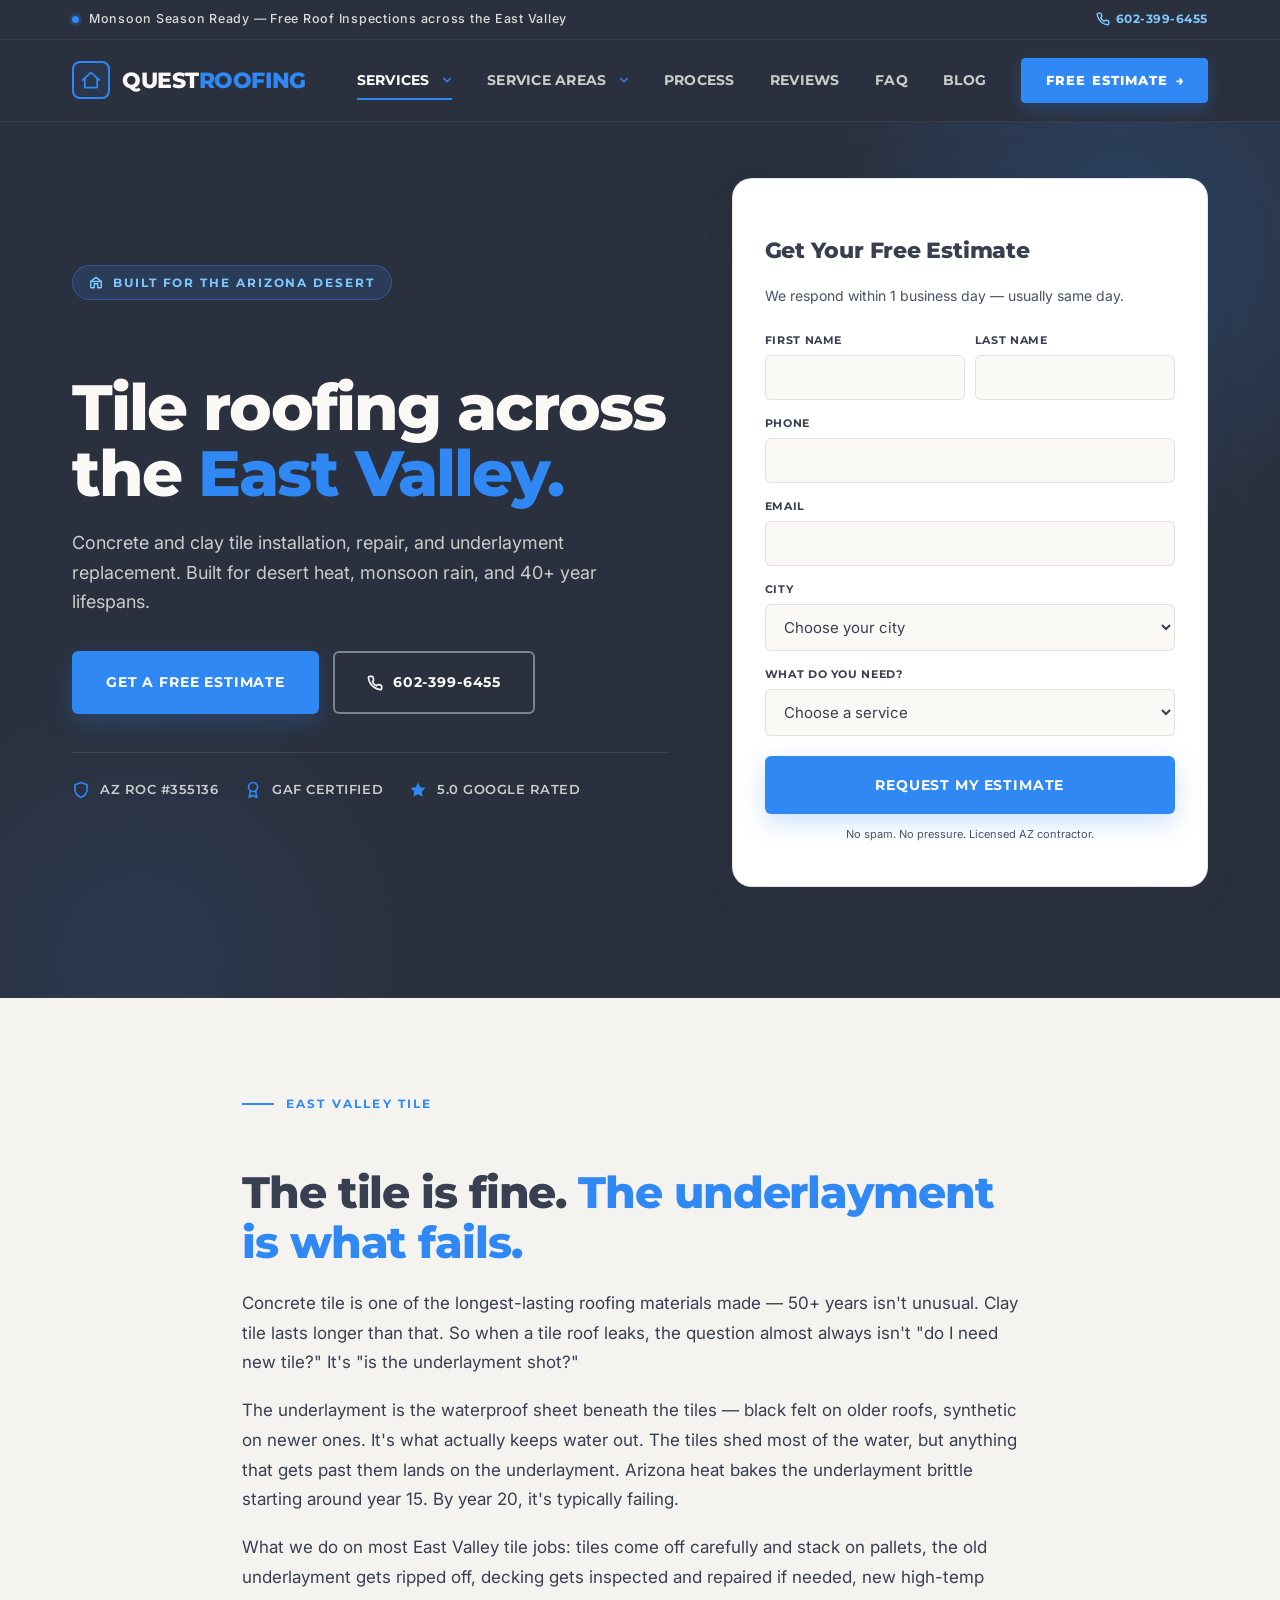
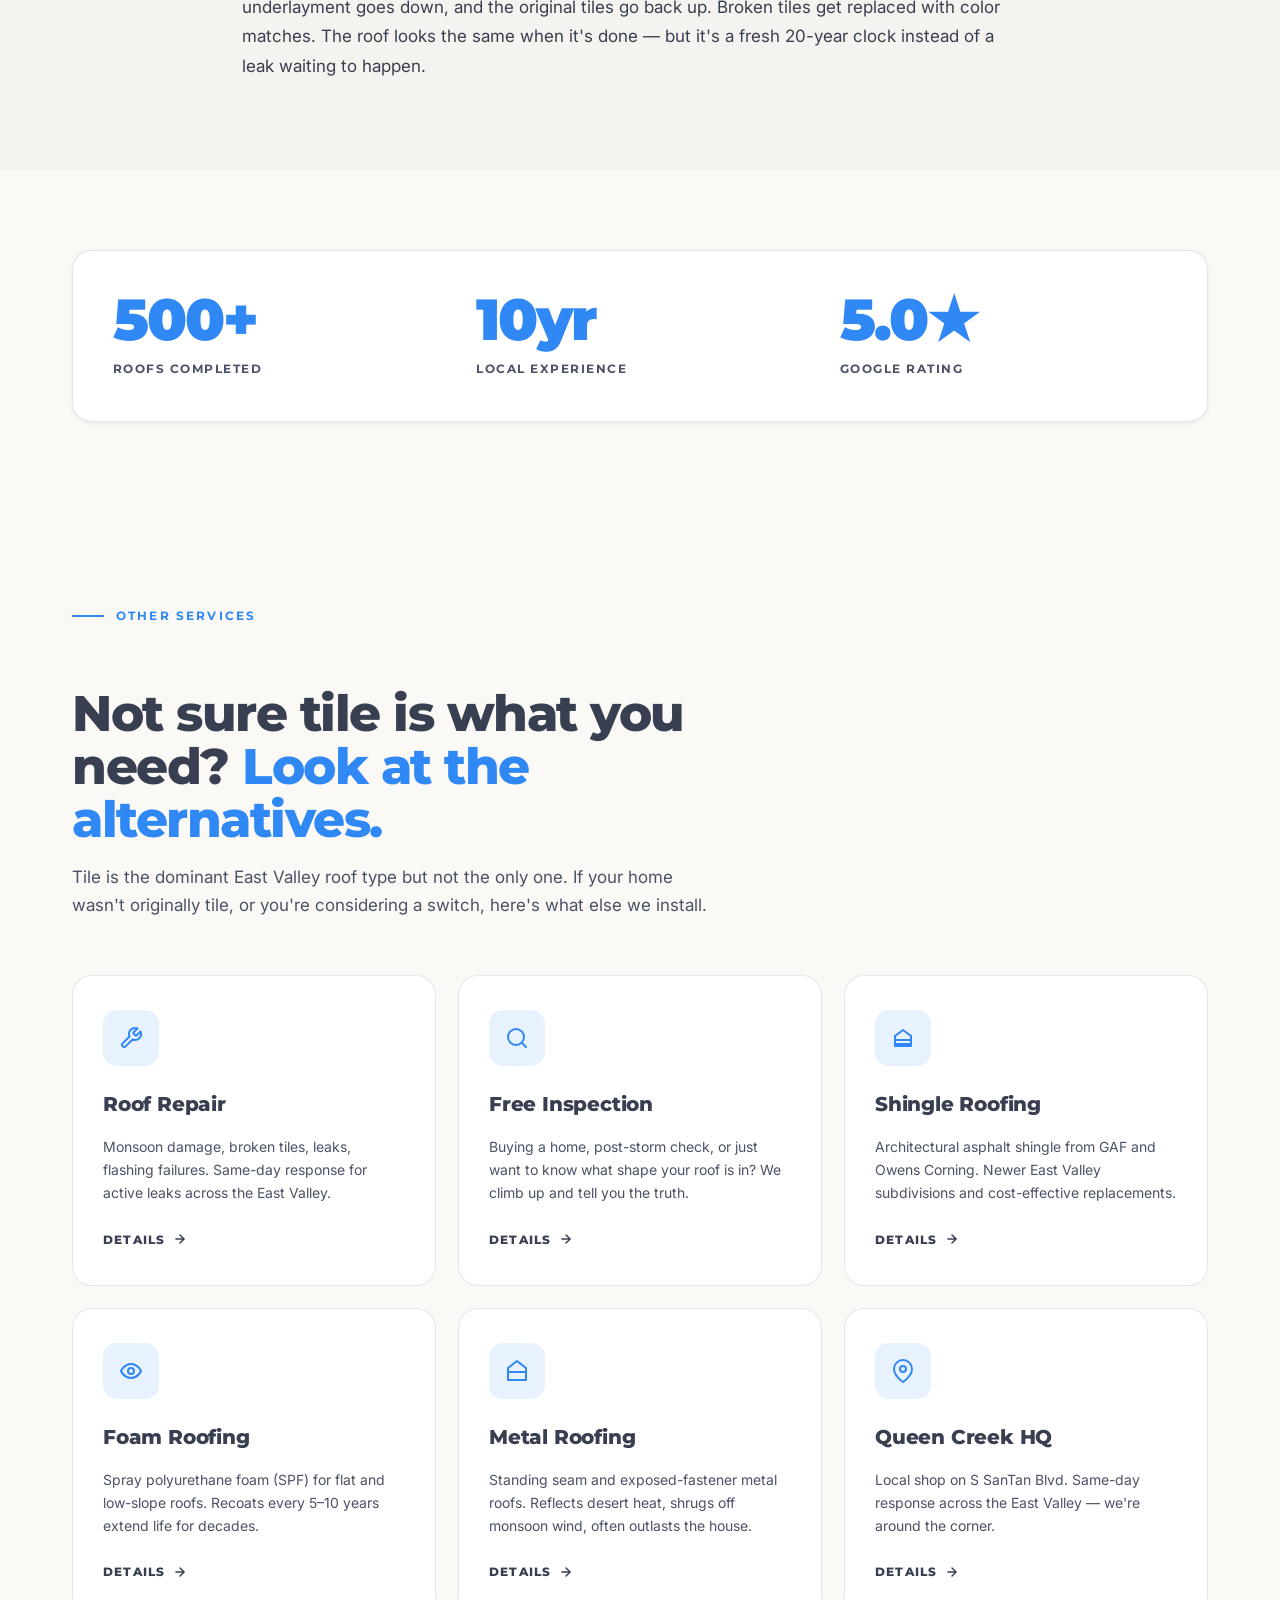
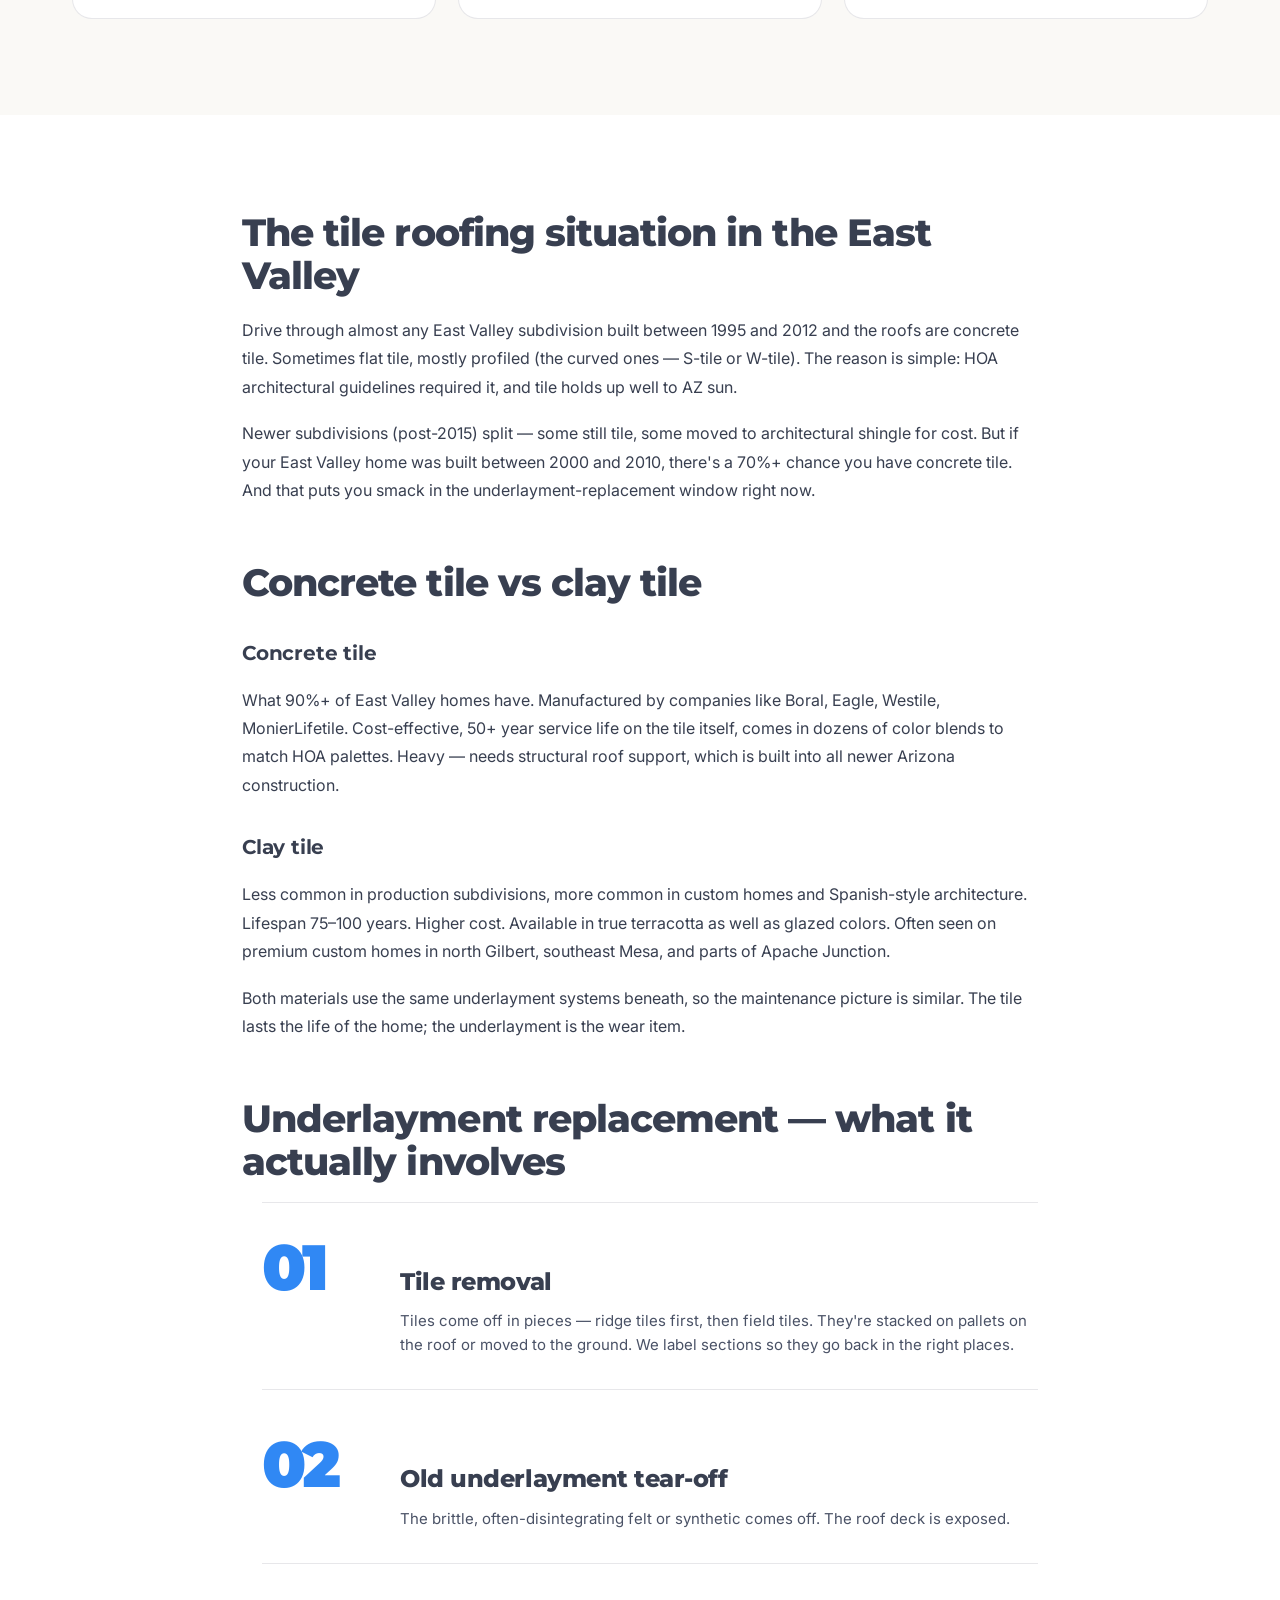
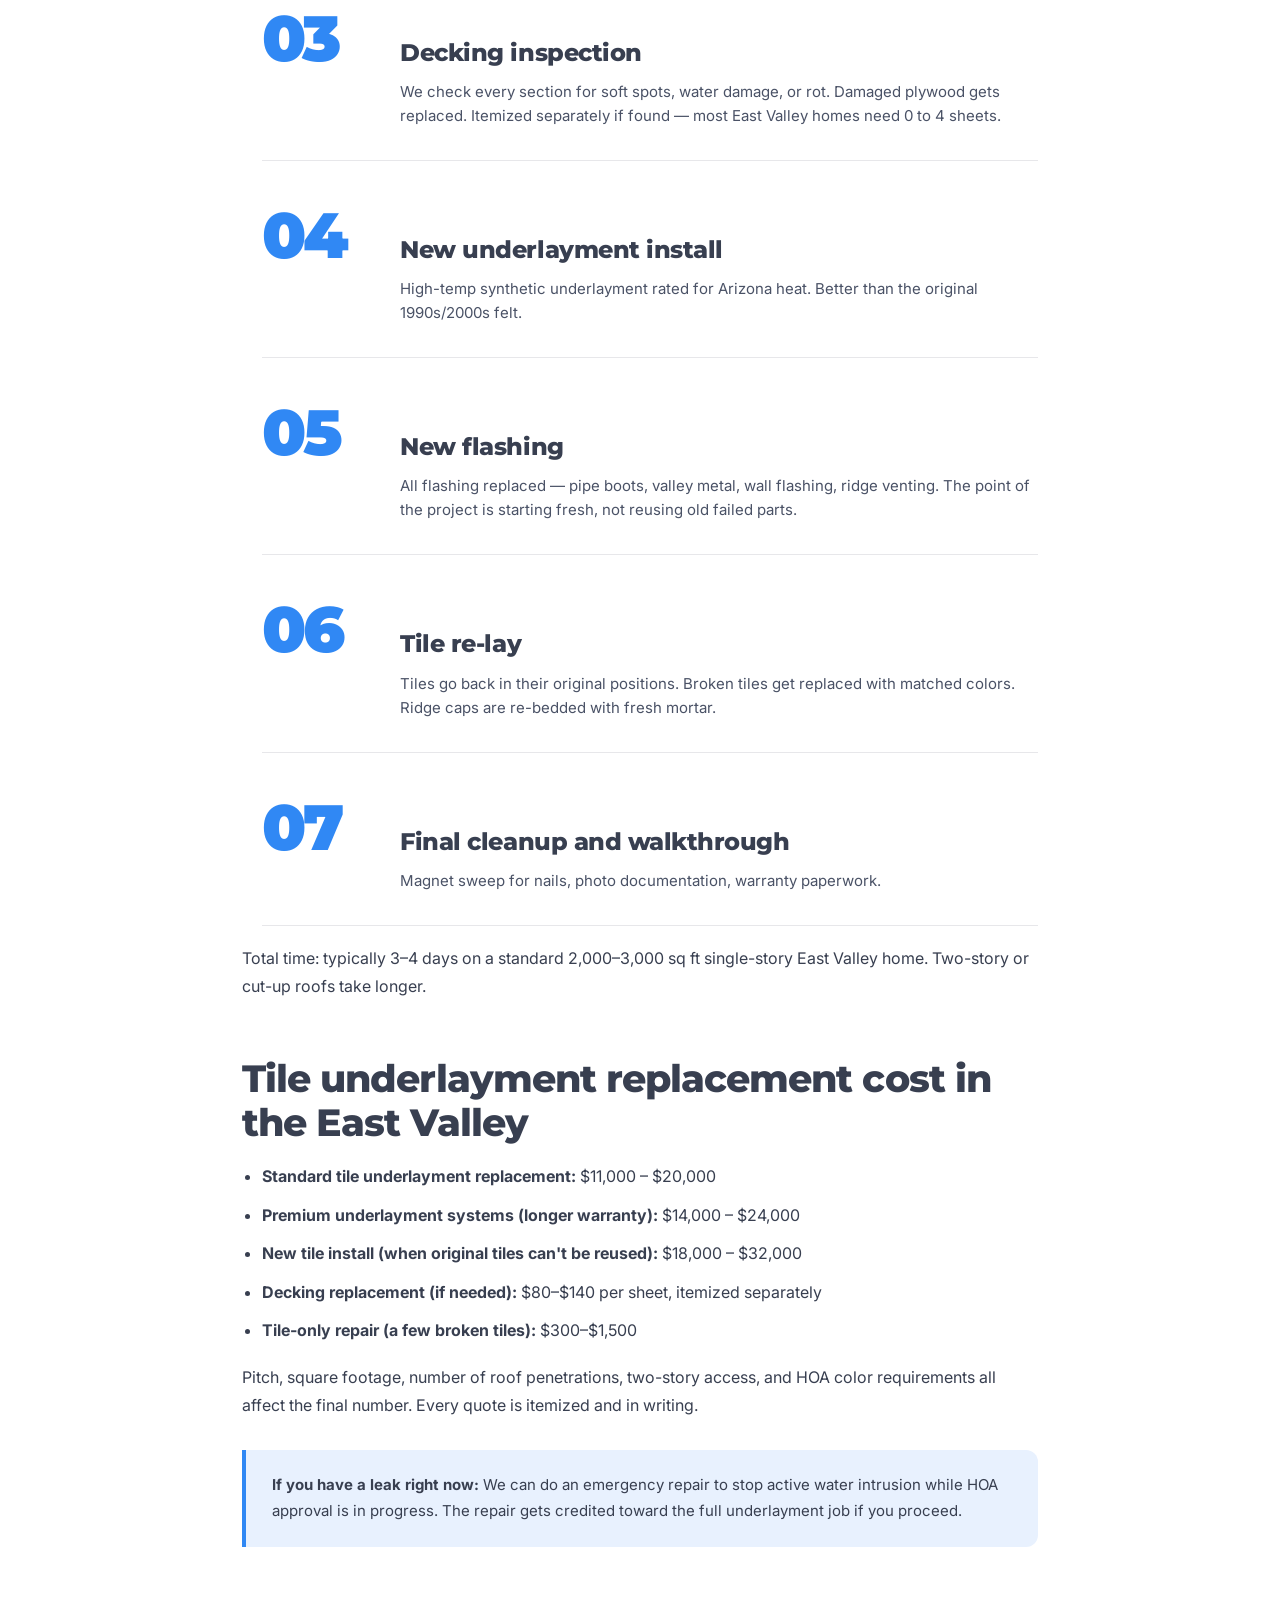
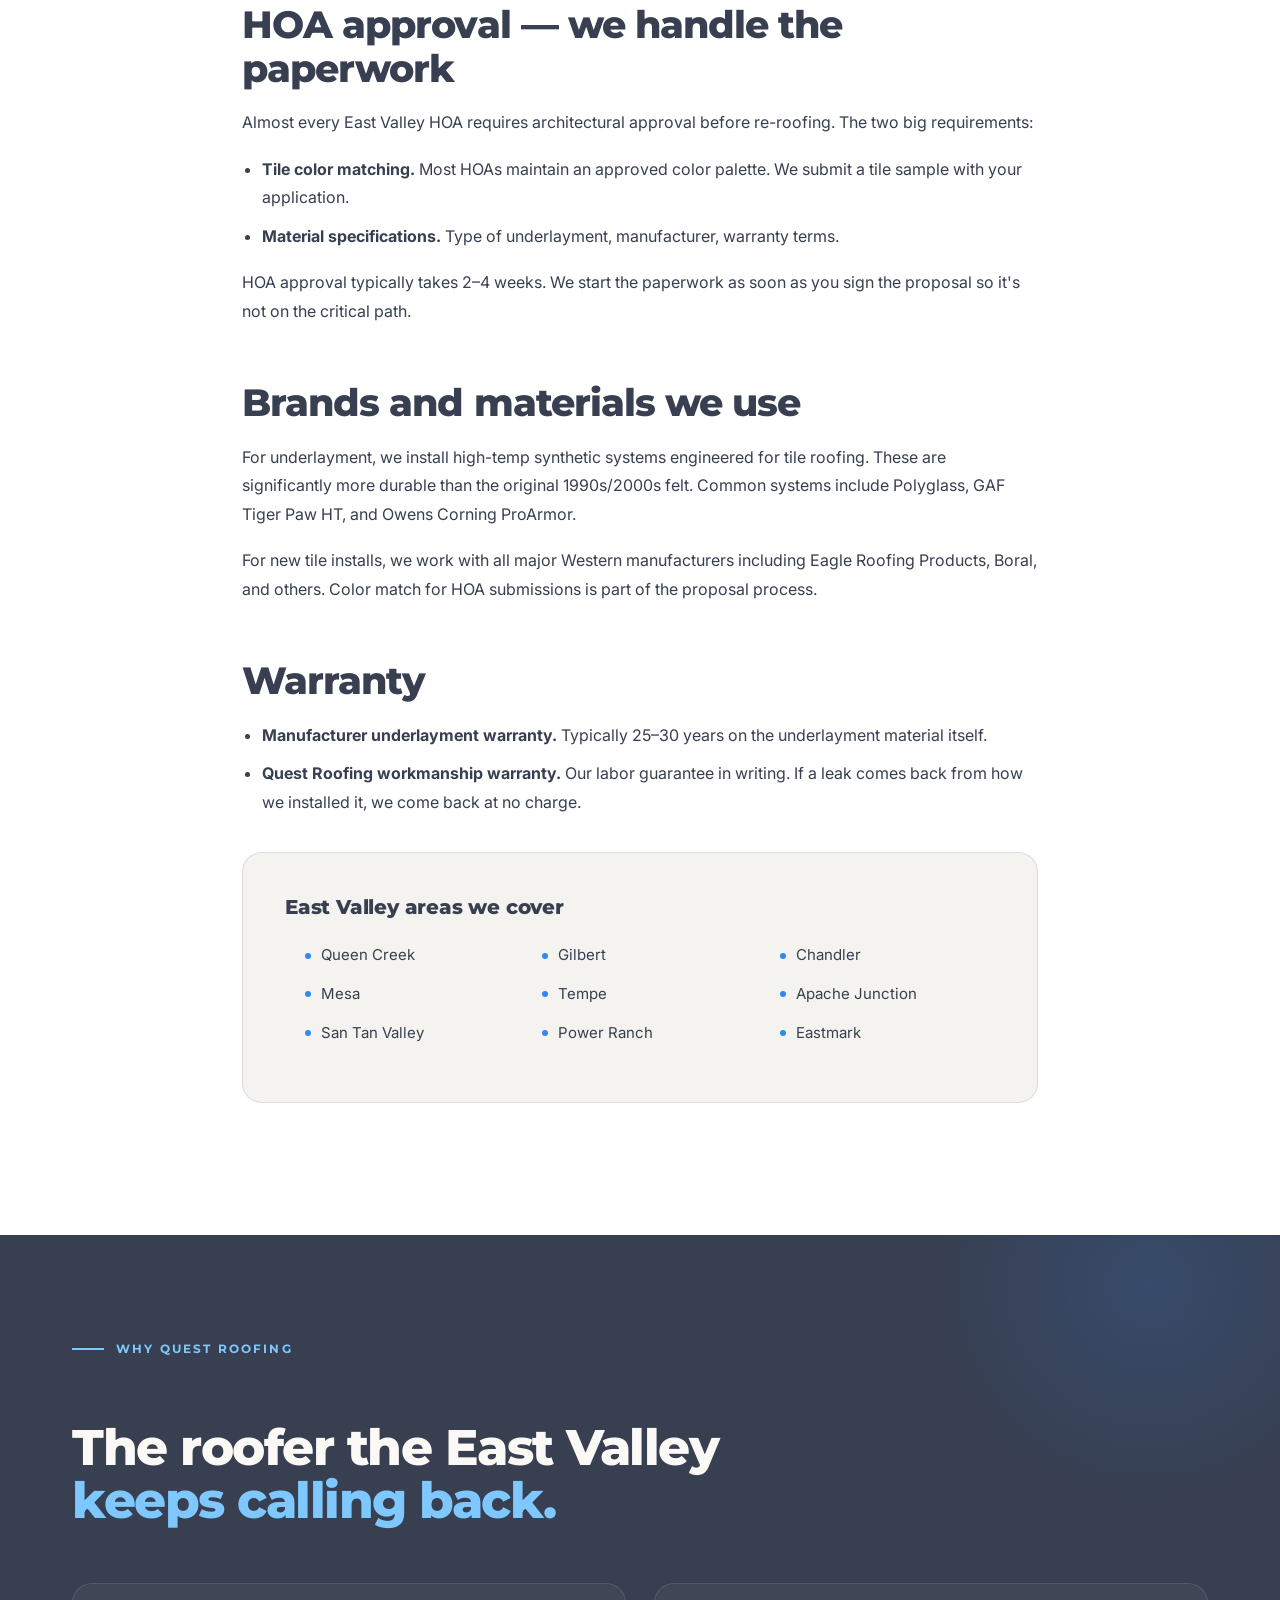
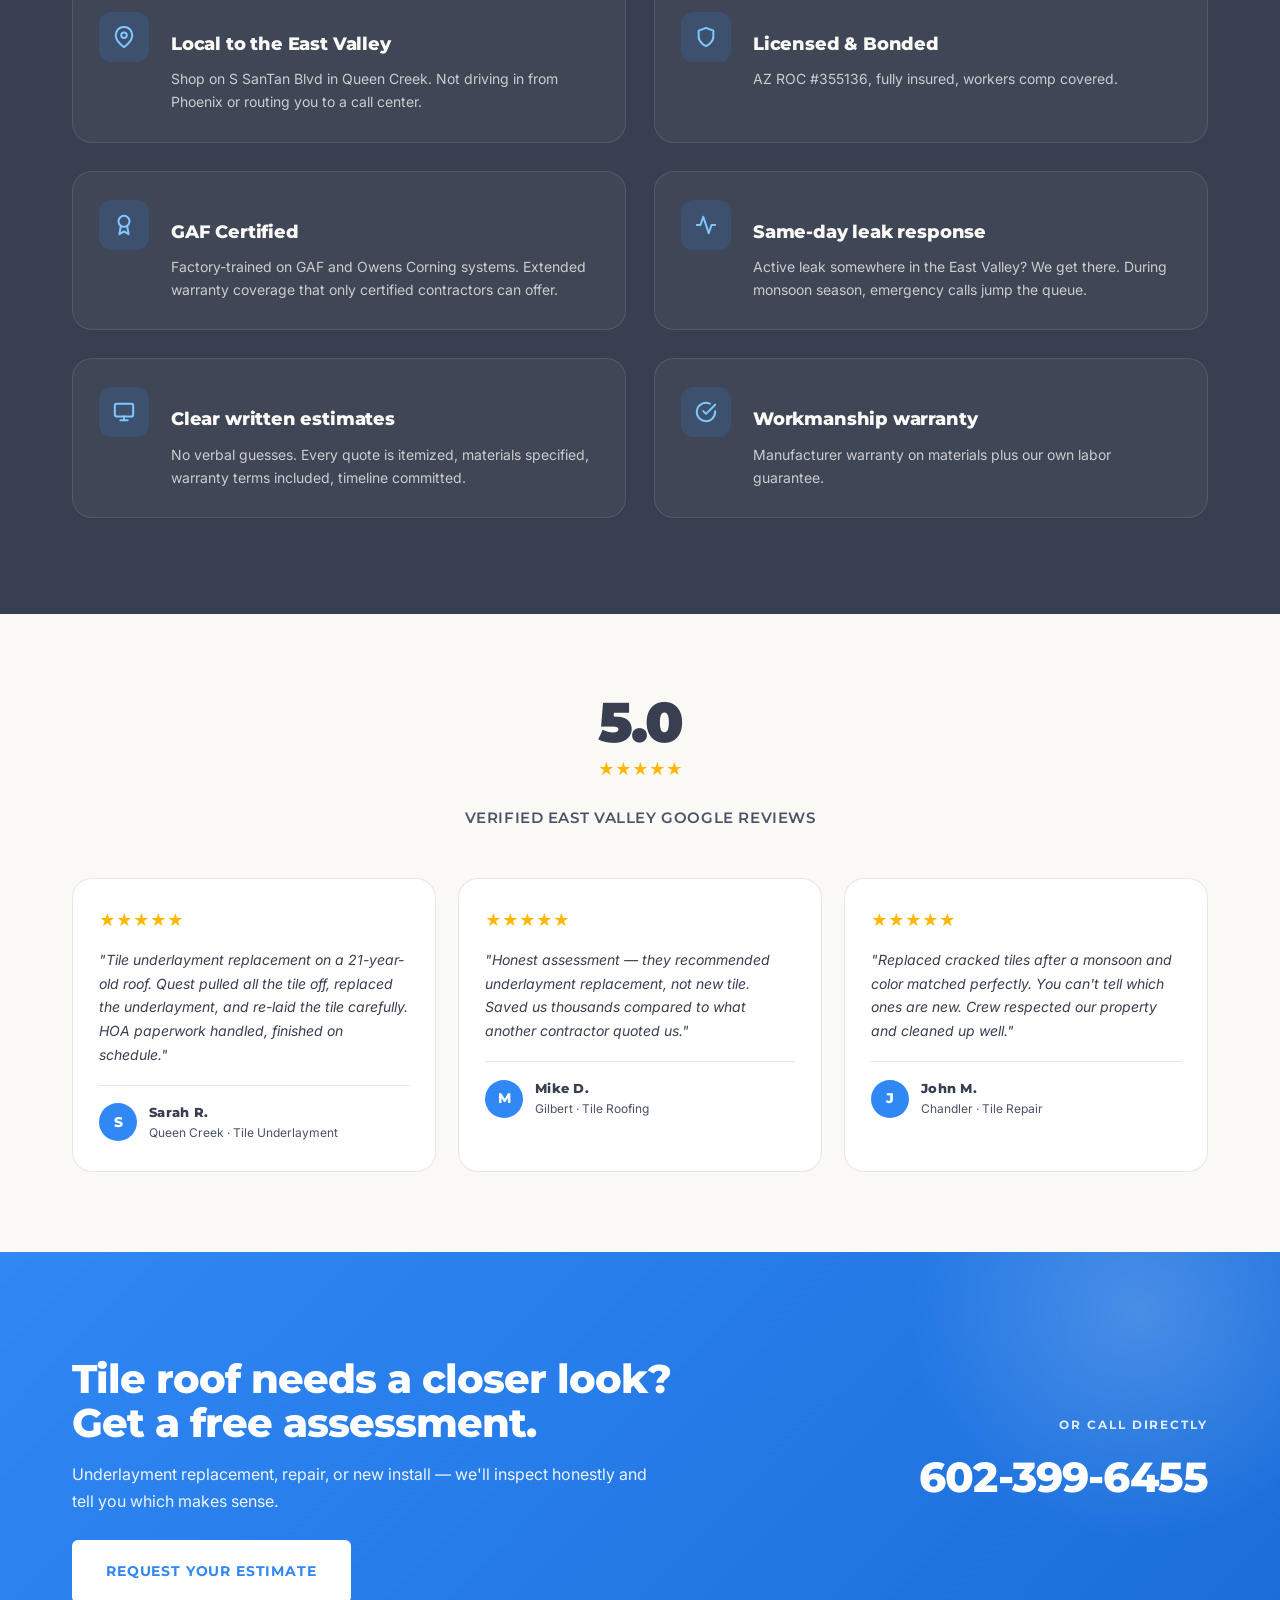
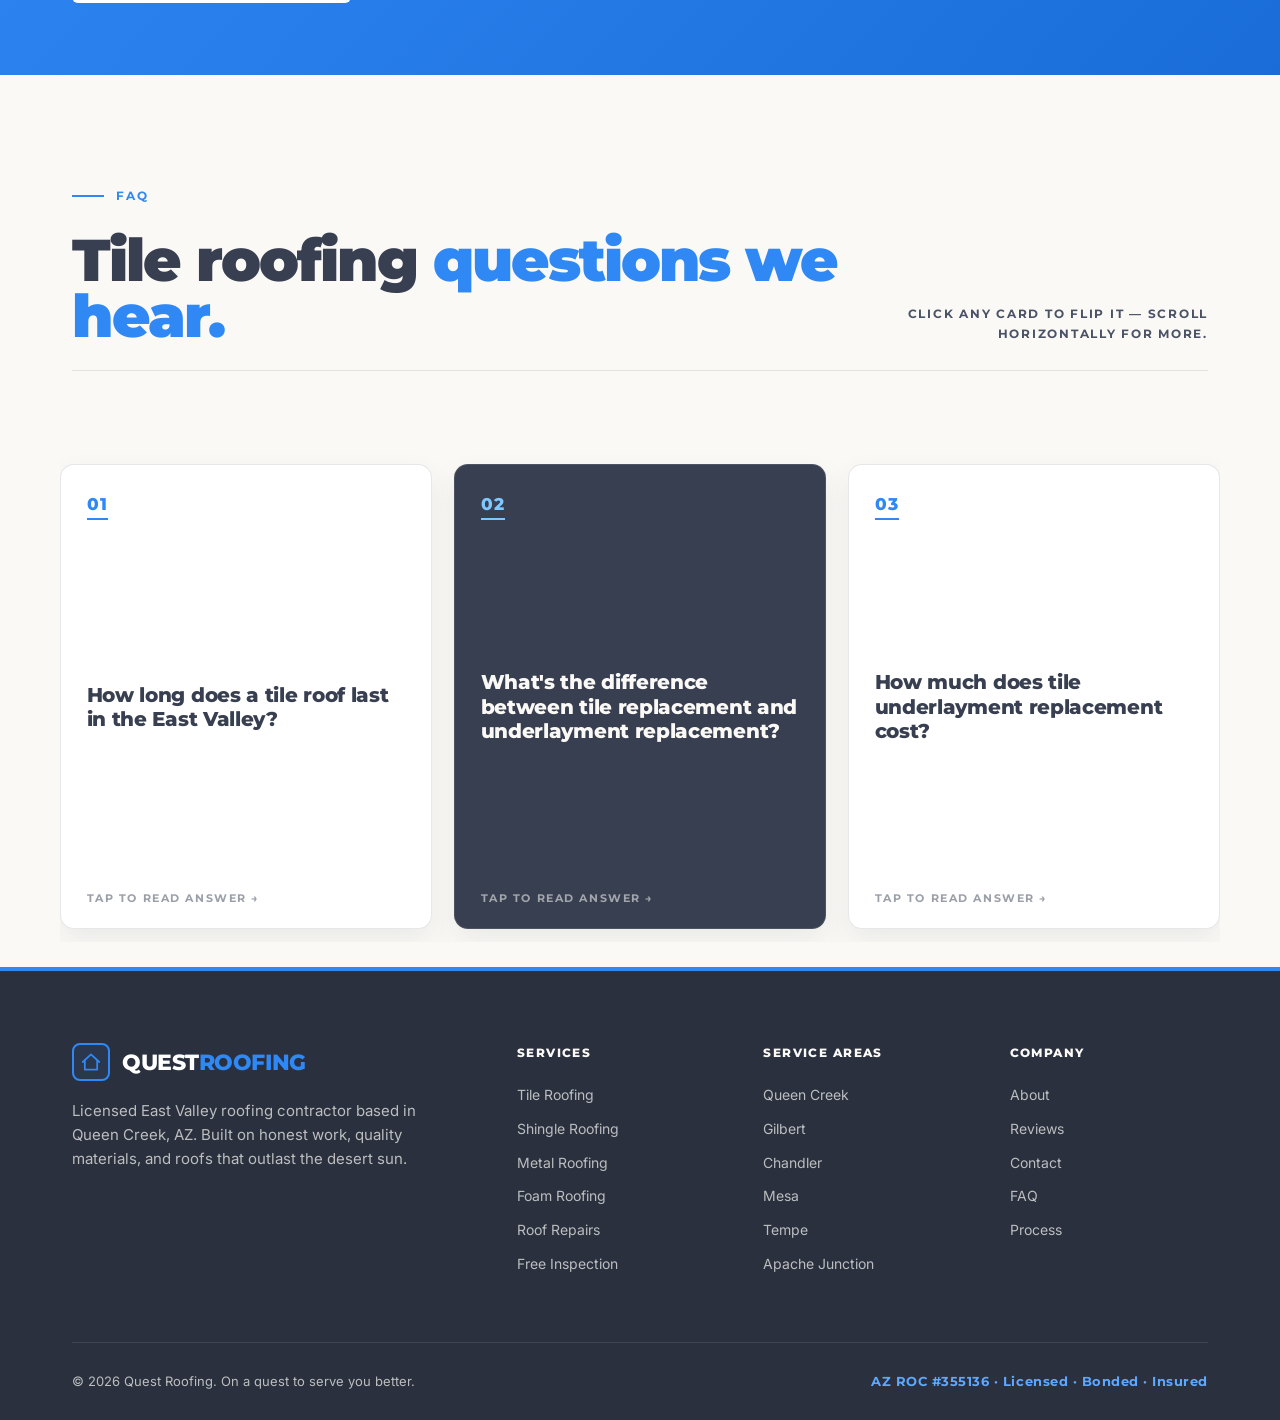
<file: tile-roofing.html>
<!DOCTYPE html>
<html lang="en">
<head>
<meta charset="UTF-8" />
<meta name="viewport" content="width=device-width, initial-scale=1.0" />

<title>Tile Roofing & Underlayment Replacement | East Valley AZ</title>
<meta name="description" content="Concrete and clay tile installation, repair, and underlayment replacement across the East Valley. Built for desert heat, monsoons, and 40+ year lifespan. AZ ROC #355136." />
<link rel="canonical" href="https://questroofing.com/tile-roofing/" />
<meta name="robots" content="index, follow, max-image-preview:large" />
<meta name="theme-color" content="#2a303d" />

<meta property="og:type" content="website" />
<meta property="og:url" content="https://questroofing.com/tile-roofing/" />
<meta property="og:title" content="Tile Roofing & Underlayment in the East Valley | Quest Roofing" />
<meta property="og:description" content="Concrete and clay tile installation, repair, and underlayment replacement across the East Valley. Built for desert heat, monsoons, and 40+ year lifespan. AZ ROC #355136." />

<link rel="preconnect" href="https://fonts.googleapis.com" />
<link rel="preconnect" href="https://fonts.gstatic.com" crossorigin />
<link href="https://fonts.googleapis.com/css2?family=Montserrat:wght@500;600;700;800;900&family=Inter:wght@400;500;600;700&display=swap" rel="stylesheet" />

<link rel="stylesheet" href="nav-footer.css" />
<link rel="stylesheet" href="tile-roofing.css" />

<script type="application/ld+json">
{
  "@context": "https://schema.org",
  "@type": "Service",
  "serviceType": "Tile Roofing",
  "provider": {
    "@type": "RoofingContractor",
    "name": "Quest Roofing",
    "telephone": "+1-602-399-6455",
    "address": {"@type": "PostalAddress", "streetAddress": "24871 S SanTan Blvd 100-130", "addressLocality": "Queen Creek", "addressRegion": "AZ", "postalCode": "85142", "addressCountry": "US"},
    "url": "https://questroofing.com"
  },
  "areaServed": [
    {"@type": "City", "name": "Queen Creek, AZ"},
    {"@type": "City", "name": "Gilbert, AZ"},
    {"@type": "City", "name": "Chandler, AZ"},
    {"@type": "City", "name": "Mesa, AZ"},
    {"@type": "City", "name": "Tempe, AZ"},
    {"@type": "City", "name": "Apache Junction, AZ"}
  ],
  "url": "https://questroofing.com/tile-roofing/"
}
</script>
</head>
<body>

<div id="navbar-placeholder"></div>

<!-- HERO -->
<section class="page-hero">
  <div class="container">
    <div class="hero-grid">
      <div>
        <div class="hero-eyebrow">
          <svg width="14" height="14" viewBox="0 0 24 24" fill="none" stroke="currentColor" stroke-width="2.5" stroke-linecap="round" stroke-linejoin="round"><path d="M3 11l9-7 9 7v10a1 1 0 0 1-1 1h-5v-7h-6v7H4a1 1 0 0 1-1-1z"/><path d="M3 11h18"/></svg>
          Built for the Arizona Desert
        </div>
        <h1>Tile roofing across the <span>East Valley.</span></h1>
        <p class="hero-sub">Concrete and clay tile installation, repair, and underlayment replacement. Built for desert heat, monsoon rain, and 40+ year lifespans.</p>
        <div class="hero-ctas">
          <a href="#estimate" class="btn btn-primary btn-large">Get a Free Estimate</a>
          <a href="tel:+16023996455" class="btn btn-secondary btn-large">
            <svg width="16" height="16" viewBox="0 0 24 24" fill="none" stroke="currentColor" stroke-width="2.5" stroke-linecap="round"><path d="M22 16.92v3a2 2 0 0 1-2.18 2 19.79 19.79 0 0 1-8.63-3.07 19.5 19.5 0 0 1-6-6 19.79 19.79 0 0 1-3.07-8.67A2 2 0 0 1 4.11 2h3a2 2 0 0 1 2 1.72c.13 1.05.37 2.08.7 3.06a2 2 0 0 1-.45 2.11L8.09 10.2a16 16 0 0 0 6 6l1.27-1.27a2 2 0 0 1 2.11-.45c.98.33 2.01.57 3.06.7A2 2 0 0 1 22 16.92z"/></svg>
            602-399-6455
          </a>
        </div>
        <div class="hero-trust">
          <div class="hero-trust-item"><svg width="18" height="18" viewBox="0 0 24 24" fill="none" stroke="currentColor" stroke-width="2.2" stroke-linecap="round" stroke-linejoin="round"><path d="M12 22s8-4 8-10V5l-8-3-8 3v7c0 6 8 10 8 10z"/></svg>AZ ROC #355136</div>
          <div class="hero-trust-item"><svg width="18" height="18" viewBox="0 0 24 24" fill="none" stroke="currentColor" stroke-width="2.2" stroke-linecap="round" stroke-linejoin="round"><circle cx="12" cy="8" r="6"/><path d="M15.477 12.89 17 22l-5-3-5 3 1.523-9.11"/></svg>GAF Certified</div>
          <div class="hero-trust-item"><svg width="18" height="18" viewBox="0 0 24 24" fill="currentColor"><path d="M12 2l3.09 6.26L22 9.27l-5 4.87 1.18 6.88L12 17.77l-6.18 3.25L7 14.14 2 9.27l6.91-1.01L12 2z"/></svg>5.0 Google Rated</div>
        </div>
      </div>
      <aside class="hero-card" id="estimate" aria-labelledby="est-title">
        <h3 id="est-title">Get Your Free Estimate</h3>
        <p>We respond within 1 business day — usually same day.</p>
        <form>
          <div class="form-row">
            <div class="field"><label for="fn">First Name</label><input id="fn" required /></div>
            <div class="field"><label for="ln">Last Name</label><input id="ln" required /></div>
          </div>
          <div class="field"><label for="ph">Phone</label><input id="ph" type="tel" required /></div>
          <div class="field"><label for="em">Email</label><input id="em" type="email" required /></div>
          <div class="field">
            <label for="ct">City</label>
            <select id="ct" required>
              <option value="">Choose your city</option>
              <option>Queen Creek</option><option>Gilbert</option><option>Chandler</option>
              <option>Mesa</option><option>Tempe</option><option>Apache Junction</option>
              <option>San Tan Valley</option><option>Other East Valley</option>
            </select>
          </div>
          <div class="field">
            <label for="sv">What do you need?</label>
            <select id="sv" required>
              <option value="">Choose a service</option>
              <option>Free Inspection</option>
              <option>Tile Underlayment Replacement</option>
              <option>New Tile Roof Install</option>
              <option>Tile Repair (Broken / Slipped)</option>
              <option>Storm / Insurance Claim</option>
              <option>Not Sure</option>
            </select>
          </div>
          <button type="submit" class="btn btn-primary btn-large">Request My Estimate</button>
          <p class="hero-card-fine">No spam. No pressure. Licensed AZ contractor.</p>
        </form>
      </aside>
    </div>
  </div>
</section>

<!-- INTRO -->
<section class="intro-block">
  <div class="container-narrow">
    <div class="section-eyebrow">East Valley Tile</div>
    <h2>The tile is fine. <span>The underlayment is what fails.</span></h2>
    <p>Concrete tile is one of the longest-lasting roofing materials made — 50+ years isn't unusual. Clay tile lasts longer than that. So when a tile roof leaks, the question almost always isn't "do I need new tile?" It's "is the underlayment shot?"</p>
    <p>The underlayment is the waterproof sheet beneath the tiles — black felt on older roofs, synthetic on newer ones. It's what actually keeps water out. The tiles shed most of the water, but anything that gets past them lands on the underlayment. Arizona heat bakes the underlayment brittle starting around year 15. By year 20, it's typically failing.</p>
    <p>What we do on most East Valley tile jobs: tiles come off carefully and stack on pallets, the old underlayment gets ripped off, decking gets inspected and repaired if needed, new high-temp underlayment goes down, and the original tiles go back up. Broken tiles get replaced with color matches. The roof looks the same when it's done — but it's a fresh 20-year clock instead of a leak waiting to happen.</p>
  </div>
</section>

<!-- KEY STATS -->
<section class="section" style="padding-top: 24px; padding-bottom: 24px;">
  <div class="container">
    <div class="stat-strip">
      <div>
        <span class="stat-num">500+</span>
        <span class="stat-label">Roofs Completed</span>
      </div>
      <div>
        <span class="stat-num">10yr</span>
        <span class="stat-label">Local Experience</span>
      </div>
      <div>
        <span class="stat-num">5.0★</span>
        <span class="stat-label">Google Rating</span>
      </div>
    </div>
  </div>
</section>

<!-- OTHER SERVICES -->
<section class="section">
  <div class="container">
    <div class="section-head">
      <div class="section-eyebrow">Other Services</div>
      <h2>Not sure tile is what you need? <span>Look at the alternatives.</span></h2>
      <p>Tile is the dominant East Valley roof type but not the only one. If your home wasn't originally tile, or you're considering a switch, here's what else we install.</p>
    </div>
    <div class="services-grid">
      <article class="service-card">
        <div class="service-icon"><svg width="24" height="24" viewBox="0 0 24 24" fill="none" stroke="currentColor" stroke-width="2" stroke-linecap="round" stroke-linejoin="round"><path d="M14.7 6.3a1 1 0 0 0 0 1.4l1.6 1.6a1 1 0 0 0 1.4 0l3.77-3.77a6 6 0 0 1-7.94 7.94l-6.91 6.91a2.12 2.12 0 0 1-3-3l6.91-6.91a6 6 0 0 1 7.94-7.94l-3.76 3.76z"/></svg></div>
        <h3>Roof Repair</h3>
        <p>Monsoon damage, broken tiles, leaks, flashing failures. Same-day response for active leaks across the East Valley.</p>
        <a href="roof-repairs.html" class="service-link">Details <svg width="14" height="14" viewBox="0 0 24 24" fill="none" stroke="currentColor" stroke-width="2.5" stroke-linecap="round"><path d="M5 12h14M12 5l7 7-7 7"/></svg></a>
      </article>
      <article class="service-card">
        <div class="service-icon"><svg width="24" height="24" viewBox="0 0 24 24" fill="none" stroke="currentColor" stroke-width="2" stroke-linecap="round" stroke-linejoin="round"><circle cx="11" cy="11" r="8"/><line x1="21" y1="21" x2="16.65" y2="16.65"/></svg></div>
        <h3>Free Inspection</h3>
        <p>Buying a home, post-storm check, or just want to know what shape your roof is in? We climb up and tell you the truth.</p>
        <a href="free-roof-inspection.html" class="service-link">Details <svg width="14" height="14" viewBox="0 0 24 24" fill="none" stroke="currentColor" stroke-width="2.5" stroke-linecap="round"><path d="M5 12h14M12 5l7 7-7 7"/></svg></a>
      </article>
      <article class="service-card">
        <div class="service-icon"><svg width="24" height="24" viewBox="0 0 24 24" fill="none" stroke="currentColor" stroke-width="2" stroke-linecap="round" stroke-linejoin="round"><path d="M4 10l8-6 8 6"/><path d="M4 10v10h16V10"/><path d="M4 14h16M4 18h16"/></svg></div>
        <h3>Shingle Roofing</h3>
        <p>Architectural asphalt shingle from GAF and Owens Corning. Newer East Valley subdivisions and cost-effective replacements.</p>
        <a href="shingle-roofing.html" class="service-link">Details <svg width="14" height="14" viewBox="0 0 24 24" fill="none" stroke="currentColor" stroke-width="2.5" stroke-linecap="round"><path d="M5 12h14M12 5l7 7-7 7"/></svg></a>
      </article>
      <article class="service-card">
        <div class="service-icon"><svg width="24" height="24" viewBox="0 0 24 24" fill="none" stroke="currentColor" stroke-width="2" stroke-linecap="round" stroke-linejoin="round"><path d="M2 12s3-7 10-7 10 7 10 7-3 7-10 7-10-7-10-7z"/><circle cx="12" cy="12" r="3"/></svg></div>
        <h3>Foam Roofing</h3>
        <p>Spray polyurethane foam (SPF) for flat and low-slope roofs. Recoats every 5–10 years extend life for decades.</p>
        <a href="foam-roof.html" class="service-link">Details <svg width="14" height="14" viewBox="0 0 24 24" fill="none" stroke="currentColor" stroke-width="2.5" stroke-linecap="round"><path d="M5 12h14M12 5l7 7-7 7"/></svg></a>
      </article>
      <article class="service-card">
        <div class="service-icon"><svg width="24" height="24" viewBox="0 0 24 24" fill="none" stroke="currentColor" stroke-width="2" stroke-linecap="round" stroke-linejoin="round"><path d="M3 9l9-7 9 7v12H3z"/><line x1="3" y1="13" x2="21" y2="13"/></svg></div>
        <h3>Metal Roofing</h3>
        <p>Standing seam and exposed-fastener metal roofs. Reflects desert heat, shrugs off monsoon wind, often outlasts the house.</p>
        <a href="metal-roofing.html" class="service-link">Details <svg width="14" height="14" viewBox="0 0 24 24" fill="none" stroke="currentColor" stroke-width="2.5" stroke-linecap="round"><path d="M5 12h14M12 5l7 7-7 7"/></svg></a>
      </article>
      <article class="service-card">
        <div class="service-icon"><svg width="24" height="24" viewBox="0 0 24 24" fill="none" stroke="currentColor" stroke-width="2" stroke-linecap="round" stroke-linejoin="round"><path d="M21 10c0 7-9 13-9 13s-9-6-9-13a9 9 0 0 1 18 0z"/><circle cx="12" cy="10" r="3"/></svg></div>
        <h3>Queen Creek HQ</h3>
        <p>Local shop on S SanTan Blvd. Same-day response across the East Valley — we're around the corner.</p>
        <a href="roofing-queen-creek-az.html" class="service-link">Details <svg width="14" height="14" viewBox="0 0 24 24" fill="none" stroke="currentColor" stroke-width="2.5" stroke-linecap="round"><path d="M5 12h14M12 5l7 7-7 7"/></svg></a>
      </article>
    </div>
  </div>
</section>

<!-- LONG CONTENT -->
<section class="long-content">
  <div class="container-narrow">

    <h2>The tile roofing situation in the East Valley</h2>
    <p>Drive through almost any East Valley subdivision built between 1995 and 2012 and the roofs are concrete tile. Sometimes flat tile, mostly profiled (the curved ones — S-tile or W-tile). The reason is simple: HOA architectural guidelines required it, and tile holds up well to AZ sun.</p>
    <p>Newer subdivisions (post-2015) split — some still tile, some moved to architectural shingle for cost. But if your East Valley home was built between 2000 and 2010, there's a 70%+ chance you have concrete tile. And that puts you smack in the underlayment-replacement window right now.</p>

    <h2>Concrete tile vs clay tile</h2>
    <h3>Concrete tile</h3>
    <p>What 90%+ of East Valley homes have. Manufactured by companies like Boral, Eagle, Westile, MonierLifetile. Cost-effective, 50+ year service life on the tile itself, comes in dozens of color blends to match HOA palettes. Heavy — needs structural roof support, which is built into all newer Arizona construction.</p>

    <h3>Clay tile</h3>
    <p>Less common in production subdivisions, more common in custom homes and Spanish-style architecture. Lifespan 75–100 years. Higher cost. Available in true terracotta as well as glazed colors. Often seen on premium custom homes in north Gilbert, southeast Mesa, and parts of Apache Junction.</p>
    <p>Both materials use the same underlayment systems beneath, so the maintenance picture is similar. The tile lasts the life of the home; the underlayment is the wear item.</p>

    <h2>Underlayment replacement — what it actually involves</h2>
    <ul class="poster-list">
  <li>
    <span class="pl-num">01</span>
    <div class="pl-body">
      <h3>Tile removal</h3>
      <p>Tiles come off in pieces — ridge tiles first, then field tiles. They're stacked on pallets on the roof or moved to the ground. We label sections so they go back in the right places.</p>
    </div>
  </li>
  <li>
    <span class="pl-num">02</span>
    <div class="pl-body">
      <h3>Old underlayment tear-off</h3>
      <p>The brittle, often-disintegrating felt or synthetic comes off. The roof deck is exposed.</p>
    </div>
  </li>
  <li>
    <span class="pl-num">03</span>
    <div class="pl-body">
      <h3>Decking inspection</h3>
      <p>We check every section for soft spots, water damage, or rot. Damaged plywood gets replaced. Itemized separately if found — most East Valley homes need 0 to 4 sheets.</p>
    </div>
  </li>
  <li>
    <span class="pl-num">04</span>
    <div class="pl-body">
      <h3>New underlayment install</h3>
      <p>High-temp synthetic underlayment rated for Arizona heat. Better than the original 1990s/2000s felt.</p>
    </div>
  </li>
  <li>
    <span class="pl-num">05</span>
    <div class="pl-body">
      <h3>New flashing</h3>
      <p>All flashing replaced — pipe boots, valley metal, wall flashing, ridge venting. The point of the project is starting fresh, not reusing old failed parts.</p>
    </div>
  </li>
  <li>
    <span class="pl-num">06</span>
    <div class="pl-body">
      <h3>Tile re-lay</h3>
      <p>Tiles go back in their original positions. Broken tiles get replaced with matched colors. Ridge caps are re-bedded with fresh mortar.</p>
    </div>
  </li>
  <li>
    <span class="pl-num">07</span>
    <div class="pl-body">
      <h3>Final cleanup and walkthrough</h3>
      <p>Magnet sweep for nails, photo documentation, warranty paperwork.</p>
    </div>
  </li>
</ul>
    <p>Total time: typically 3–4 days on a standard 2,000–3,000 sq ft single-story East Valley home. Two-story or cut-up roofs take longer.</p>

    <h2>Tile underlayment replacement cost in the East Valley</h2>
    <ul>
      <li><strong>Standard tile underlayment replacement:</strong> $11,000 – $20,000</li>
      <li><strong>Premium underlayment systems (longer warranty):</strong> $14,000 – $24,000</li>
      <li><strong>New tile install (when original tiles can't be reused):</strong> $18,000 – $32,000</li>
      <li><strong>Decking replacement (if needed):</strong> $80–$140 per sheet, itemized separately</li>
      <li><strong>Tile-only repair (a few broken tiles):</strong> $300–$1,500</li>
    </ul>
    <p>Pitch, square footage, number of roof penetrations, two-story access, and HOA color requirements all affect the final number. Every quote is itemized and in writing.</p>

    <div class="callout">
      <p><strong>If you have a leak right now:</strong> We can do an emergency repair to stop active water intrusion while HOA approval is in progress. The repair gets credited toward the full underlayment job if you proceed.</p>
    </div>

    <h2>HOA approval — we handle the paperwork</h2>
    <p>Almost every East Valley HOA requires architectural approval before re-roofing. The two big requirements:</p>
    <ul>
      <li><strong>Tile color matching.</strong> Most HOAs maintain an approved color palette. We submit a tile sample with your application.</li>
      <li><strong>Material specifications.</strong> Type of underlayment, manufacturer, warranty terms.</li>
    </ul>
    <p>HOA approval typically takes 2–4 weeks. We start the paperwork as soon as you sign the proposal so it's not on the critical path.</p>

    <h2>Brands and materials we use</h2>
    <p>For underlayment, we install high-temp synthetic systems engineered for tile roofing. These are significantly more durable than the original 1990s/2000s felt. Common systems include Polyglass, GAF Tiger Paw HT, and Owens Corning ProArmor.</p>
    <p>For new tile installs, we work with all major Western manufacturers including Eagle Roofing Products, Boral, and others. Color match for HOA submissions is part of the proposal process.</p>

    <h2>Warranty</h2>
    <ul>
      <li><strong>Manufacturer underlayment warranty.</strong> Typically 25–30 years on the underlayment material itself.</li>
      <li><strong>Quest Roofing workmanship warranty.</strong> Our labor guarantee in writing. If a leak comes back from how we installed it, we come back at no charge.</li>
    </ul>

    <div class="neighborhoods">
      <h3>East Valley areas we cover</h3>
      <ul class="neighborhoods-list">
        <li>Queen Creek</li>
        <li>Gilbert</li>
        <li>Chandler</li>
        <li>Mesa</li>
        <li>Tempe</li>
        <li>Apache Junction</li>
        <li>San Tan Valley</li>
        <li>Power Ranch</li>
        <li>Eastmark</li>
      </ul>
    </div>

  </div>
</section>

<!-- WHY US -->
<section class="why-us">
  <div class="container">
    <div class="section-head">
      <div class="section-eyebrow">Why Quest Roofing</div>
      <h2>The roofer the East Valley <span>keeps calling back.</span></h2>
    </div>
    <div class="why-grid">
      <div class="why-item">
        <div class="why-icon"><svg width="22" height="22" viewBox="0 0 24 24" fill="none" stroke="currentColor" stroke-width="2.2" stroke-linecap="round" stroke-linejoin="round"><path d="M21 10c0 7-9 13-9 13s-9-6-9-13a9 9 0 0 1 18 0z"/><circle cx="12" cy="10" r="3"/></svg></div>
        <div><h3>Local to the East Valley</h3><p>Shop on S SanTan Blvd in Queen Creek. Not driving in from Phoenix or routing you to a call center.</p></div>
      </div>
      <div class="why-item">
        <div class="why-icon"><svg width="22" height="22" viewBox="0 0 24 24" fill="none" stroke="currentColor" stroke-width="2.2" stroke-linecap="round" stroke-linejoin="round"><path d="M12 22s8-4 8-10V5l-8-3-8 3v7c0 6 8 10 8 10z"/></svg></div>
        <div><h3>Licensed & Bonded</h3><p>AZ ROC #355136, fully insured, workers comp covered.</p></div>
      </div>
      <div class="why-item">
        <div class="why-icon"><svg width="22" height="22" viewBox="0 0 24 24" fill="none" stroke="currentColor" stroke-width="2.2" stroke-linecap="round" stroke-linejoin="round"><circle cx="12" cy="8" r="6"/><path d="M15.477 12.89 17 22l-5-3-5 3 1.523-9.11"/></svg></div>
        <div><h3>GAF Certified</h3><p>Factory-trained on GAF and Owens Corning systems. Extended warranty coverage that only certified contractors can offer.</p></div>
      </div>
      <div class="why-item">
        <div class="why-icon"><svg width="22" height="22" viewBox="0 0 24 24" fill="none" stroke="currentColor" stroke-width="2.2" stroke-linecap="round" stroke-linejoin="round"><polyline points="22 12 18 12 15 21 9 3 6 12 2 12"/></svg></div>
        <div><h3>Same-day leak response</h3><p>Active leak somewhere in the East Valley? We get there. During monsoon season, emergency calls jump the queue.</p></div>
      </div>
      <div class="why-item">
        <div class="why-icon"><svg width="22" height="22" viewBox="0 0 24 24" fill="none" stroke="currentColor" stroke-width="2.2" stroke-linecap="round" stroke-linejoin="round"><rect x="2" y="3" width="20" height="14" rx="2"/><line x1="8" y1="21" x2="16" y2="21"/><line x1="12" y1="17" x2="12" y2="21"/></svg></div>
        <div><h3>Clear written estimates</h3><p>No verbal guesses. Every quote is itemized, materials specified, warranty terms included, timeline committed.</p></div>
      </div>
      <div class="why-item">
        <div class="why-icon"><svg width="22" height="22" viewBox="0 0 24 24" fill="none" stroke="currentColor" stroke-width="2.2" stroke-linecap="round" stroke-linejoin="round"><path d="M22 11.08V12a10 10 0 1 1-5.93-9.14"/><polyline points="22 4 12 14.01 9 11.01"/></svg></div>
        <div><h3>Workmanship warranty</h3><p>Manufacturer warranty on materials plus our own labor guarantee.</p></div>
      </div>
    </div>
  </div>
</section>

<!-- REVIEWS -->
<section class="reviews-strip">
  <div class="container">
    <div class="reviews-strip-head">
      <div class="rating-big">5.0</div>
      <div class="stars">★★★★★</div>
      <p>Verified East Valley Google Reviews</p>
    </div>
    <div class="reviews-row">
      <div class="review-mini">
        <div class="review-mini-stars">★★★★★</div>
        <p>"Tile underlayment replacement on a 21-year-old roof. Quest pulled all the tile off, replaced the underlayment, and re-laid the tile carefully. HOA paperwork handled, finished on schedule."</p>
        <div class="review-mini-author"><div class="review-mini-avatar">S</div><div><div class="review-mini-name">Sarah R.</div><div class="review-mini-meta">Queen Creek · Tile Underlayment</div></div></div>
      </div>
      <div class="review-mini">
        <div class="review-mini-stars">★★★★★</div>
        <p>"Honest assessment — they recommended underlayment replacement, not new tile. Saved us thousands compared to what another contractor quoted us."</p>
        <div class="review-mini-author"><div class="review-mini-avatar">M</div><div><div class="review-mini-name">Mike D.</div><div class="review-mini-meta">Gilbert · Tile Roofing</div></div></div>
      </div>
      <div class="review-mini">
        <div class="review-mini-stars">★★★★★</div>
        <p>"Replaced cracked tiles after a monsoon and color matched perfectly. You can't tell which ones are new. Crew respected our property and cleaned up well."</p>
        <div class="review-mini-author"><div class="review-mini-avatar">J</div><div><div class="review-mini-name">John M.</div><div class="review-mini-meta">Chandler · Tile Repair</div></div></div>
      </div>
    </div>
  </div>
</section>

<!-- CTA -->
<section class="cta-band">
  <div class="container">
    <div class="cta-inner">
      <div>
        <h2>Tile roof needs a closer look? Get a free assessment.</h2>
        <p>Underlayment replacement, repair, or new install — we'll inspect honestly and tell you which makes sense.</p>
        <a href="#estimate" class="btn btn-large">Request Your Estimate</a>
      </div>
      <div class="cta-phone">
        <div class="cta-phone-label">Or call directly</div>
        <a href="tel:+16023996455" class="cta-phone-num">602-399-6455</a>
      </div>
    </div>
  </div>
</section>

<!-- FAQ -->
<section class="faq-section">
  <div class="container">
    <div class="faq-header-row">
      <div>
        <div class="section-eyebrow">FAQ</div>
        <h2 class="faq-headline">Tile roofing <span>questions we hear.</span></h2>
      </div>
      <p class="faq-hint">Click any card to flip it &mdash; scroll horizontally for more.</p>
    </div>
  </div>

  <div class="faq-rail-wrap">
    <div class="faq-rail">
      <button class="faq-card" type="button" aria-pressed="false">
        <div class="faq-card-inner">
          <div class="faq-card-face faq-card-front">
            <span class="faq-card-num">01</span>
            <h3 class="faq-card-question">How long does a tile roof last in the East Valley?</h3>
            <span class="faq-card-flip-hint">Tap to read answer →</span>
          </div>
          <div class="faq-card-face faq-card-back">
            <span class="faq-card-num faq-card-num-back">01</span>
            <p>Concrete tile lasts 50+ years. Clay tile lasts 75–100. The underlayment beneath is the wear item — typically failing around year 18–22 in Arizona heat. The tile keeps going; the underlayment needs replacement once or twice over the life of the home.</p>
            <span class="faq-card-flip-hint">← Tap to flip back</span>
          </div>
        </div>
      </button>
      <button class="faq-card" type="button" aria-pressed="false">
        <div class="faq-card-inner">
          <div class="faq-card-face faq-card-front">
            <span class="faq-card-num">02</span>
            <h3 class="faq-card-question">What's the difference between tile replacement and underlayment replacement?</h3>
            <span class="faq-card-flip-hint">Tap to read answer →</span>
          </div>
          <div class="faq-card-face faq-card-back">
            <span class="faq-card-num faq-card-num-back">02</span>
            <p>Underlayment replacement removes the tile, replaces the waterproof layer beneath, and re-lays the original tile. Tile replacement also replaces the tile. For most East Valley homes, the original tile is fine — only the underlayment needs replacing.</p>
            <span class="faq-card-flip-hint">← Tap to flip back</span>
          </div>
        </div>
      </button>
      <button class="faq-card" type="button" aria-pressed="false">
        <div class="faq-card-inner">
          <div class="faq-card-face faq-card-front">
            <span class="faq-card-num">03</span>
            <h3 class="faq-card-question">How much does tile underlayment replacement cost?</h3>
            <span class="faq-card-flip-hint">Tap to read answer →</span>
          </div>
          <div class="faq-card-face faq-card-back">
            <span class="faq-card-num faq-card-num-back">03</span>
            <p>Standard tile underlayment replacement on a typical East Valley single-story home runs $11,000–$20,000. Premium systems with longer warranties run $14,000–$24,000. New tile install (rare) is $18,000–$32,000.</p>
            <span class="faq-card-flip-hint">← Tap to flip back</span>
          </div>
        </div>
      </button>
      <button class="faq-card" type="button" aria-pressed="false">
        <div class="faq-card-inner">
          <div class="faq-card-face faq-card-front">
            <span class="faq-card-num">04</span>
            <h3 class="faq-card-question">How do I know if my tile roof needs underlayment replacement?</h3>
            <span class="faq-card-flip-hint">Tap to read answer →</span>
          </div>
          <div class="faq-card-face faq-card-back">
            <span class="faq-card-num faq-card-num-back">04</span>
            <p>Three signs: (1) the roof is 18–22+ years old, (2) any visible ceiling staining inside the home, (3) underlayment visibly degraded where tiles can be lifted. Free inspection answers definitively.</p>
            <span class="faq-card-flip-hint">← Tap to flip back</span>
          </div>
        </div>
      </button>
      <button class="faq-card" type="button" aria-pressed="false">
        <div class="faq-card-inner">
          <div class="faq-card-face faq-card-front">
            <span class="faq-card-num">05</span>
            <h3 class="faq-card-question">Will my HOA require approval?</h3>
            <span class="faq-card-flip-hint">Tap to read answer →</span>
          </div>
          <div class="faq-card-face faq-card-back">
            <span class="faq-card-num faq-card-num-back">05</span>
            <p>Yes, almost every East Valley HOA requires architectural approval. Tile color matching and material specifications are the main requirements. We submit the paperwork as part of our process. 2–4 week typical turnaround.</p>
            <span class="faq-card-flip-hint">← Tap to flip back</span>
          </div>
        </div>
      </button>
      <button class="faq-card" type="button" aria-pressed="false">
        <div class="faq-card-inner">
          <div class="faq-card-face faq-card-front">
            <span class="faq-card-num">06</span>
            <h3 class="faq-card-question">Can broken tiles be replaced individually?</h3>
            <span class="faq-card-flip-hint">Tap to read answer →</span>
          </div>
          <div class="faq-card-face faq-card-back">
            <span class="faq-card-num faq-card-num-back">06</span>
            <p>Yes. We carry color-matched replacement tiles for all major East Valley manufacturers. Single tile or a few broken tiles is typically a $300–$700 same-day repair.</p>
            <span class="faq-card-flip-hint">← Tap to flip back</span>
          </div>
        </div>
      </button>
      <button class="faq-card" type="button" aria-pressed="false">
        <div class="faq-card-inner">
          <div class="faq-card-face faq-card-front">
            <span class="faq-card-num">07</span>
            <h3 class="faq-card-question">How long does the project take?</h3>
            <span class="faq-card-flip-hint">Tap to read answer →</span>
          </div>
          <div class="faq-card-face faq-card-back">
            <span class="faq-card-num faq-card-num-back">07</span>
            <p>Tile underlayment replacement is typically 3–4 days on a standard single-story home. Two-story or cut-up roofs take 5–7 days. We commit to a timeline in writing before starting.</p>
            <span class="faq-card-flip-hint">← Tap to flip back</span>
          </div>
        </div>
      </button>
      <button class="faq-card" type="button" aria-pressed="false">
        <div class="faq-card-inner">
          <div class="faq-card-face faq-card-front">
            <span class="faq-card-num">08</span>
            <h3 class="faq-card-question">Can I walk on my tile roof to clean it?</h3>
            <span class="faq-card-flip-hint">Tap to read answer →</span>
          </div>
          <div class="faq-card-face faq-card-back">
            <span class="faq-card-num faq-card-num-back">08</span>
            <p>Carefully — and only on the lower third of each tile. Walking on the wrong spot cracks tiles. We see a lot of breakage from AC techs, painters, and homeowners who didn't know. If you need work on the roof, hire someone trained on tile.</p>
            <span class="faq-card-flip-hint">← Tap to flip back</span>
          </div>
        </div>
      </button>
    </div>
  </div>
</section>

<!-- FOOTER -->
<footer class="site-footer">
  <div class="container">
    <div class="footer-grid">
      <div class="footer-brand">
        <a href="index.html" class="logo">
          <span class="logo-mark" aria-hidden="true">
            <svg viewBox="0 0 32 32" width="22" height="22" fill="none" stroke="currentColor" stroke-width="2.6" stroke-linecap="round" stroke-linejoin="round"><path d="M4 16 L16 5 L28 16"></path><path d="M7 14 L7 27 L25 27 L25 14"></path></svg>
          </span>
          <span class="logo-text">Quest<span class="text-orange">Roofing</span></span>
        </a>
        <p>Licensed East Valley roofing contractor based in Queen Creek, AZ. Built on honest work, quality materials, and roofs that outlast the desert sun.</p>
      </div>
      <div class="footer-col">
        <h4>Services</h4>
        <ul>
          <li><a href="tile-roofing.html">Tile Roofing</a></li>
          <li><a href="shingle-roofing.html">Shingle Roofing</a></li>
          <li><a href="metal-roofing.html">Metal Roofing</a></li>
          <li><a href="foam-roof.html">Foam Roofing</a></li>
          <li><a href="roof-repairs.html">Roof Repairs</a></li>
          <li><a href="free-roof-inspection.html">Free Inspection</a></li>
        </ul>
      </div>
      <div class="footer-col">
        <h4>Service Areas</h4>
        <ul>
          <li><a href="roofing-queen-creek-az.html">Queen Creek</a></li>
          <li><a href="index.html#service-areas">Gilbert</a></li>
          <li><a href="index.html#service-areas">Chandler</a></li>
          <li><a href="index.html#service-areas">Mesa</a></li>
          <li><a href="index.html#service-areas">Tempe</a></li>
          <li><a href="index.html#service-areas">Apache Junction</a></li>
        </ul>
      </div>
      <div class="footer-col">
        <h4>Company</h4>
        <ul>
          <li><a href="index.html#about">About</a></li>
          <li><a href="index.html#reviews">Reviews</a></li>
          <li><a href="index.html#contact">Contact</a></li>
          <li><a href="index.html#resources">FAQ</a></li>
          <li><a href="index.html#process">Process</a></li>
        </ul>
      </div>
    </div>
    <div class="footer-bottom">
      <div>© 2026 Quest Roofing. On a quest to serve you better.</div>
      <div class="footer-license">AZ ROC #355136 · Licensed · Bonded · Insured</div>
    </div>
  </div>
</footer>

<!-- MOBILE FLOAT -->
<div class="mobile-float">
  <a href="tel:+16023996455" class="btn btn-outline">
    <svg width="14" height="14" viewBox="0 0 24 24" fill="none" stroke="currentColor" stroke-width="2.5" stroke-linecap="round"><path d="M22 16.92v3a2 2 0 0 1-2.18 2 19.79 19.79 0 0 1-8.63-3.07 19.5 19.5 0 0 1-6-6 19.79 19.79 0 0 1-3.07-8.67A2 2 0 0 1 4.11 2h3a2 2 0 0 1 2 1.72c.13 1.05.37 2.08.7 3.06a2 2 0 0 1-.45 2.11L8.09 10.2a16 16 0 0 0 6 6l1.27-1.27a2 2 0 0 1 2.11-.45c.98.33 2.01.57 3.06.7A2 2 0 0 1 22 16.92z"/></svg>
    Call
  </a>
  <a href="#estimate" class="btn btn-primary">Free Estimate</a>
</div>

<!-- Scripts -->
<script src="navbar.js"></script>
<script src="tile-roofing.js"></script>
</body>
</html>
</file>
<file: nav-footer.css>
/* nav-footer.css - Strictly for Navbar & Footer styles */

:root {
  --navy: #383F50;
  --navy-deep: #2a303d;
  --navy-soft: #4a5266;
  --orange: #3088F4;
  --blue: #3088F4;
  --blue-deep: #1a6dd9;
  --cream: #faf9f6;
  --white: #FFFFFF;
  --gray-light: #f4f3ef;
  --gray-dark: #4a5266;
  --display: 'Montserrat', -apple-system, BlinkMacSystemFont, sans-serif;
  --body: 'Inter', -apple-system, BlinkMacSystemFont, sans-serif;
}

body {
    margin: 0;
    padding: 0;
    font-family: var(--body);
}

/* TOP BAR — slim status strip */
.top-bar {
  background-color: var(--navy-deep);
  color: rgba(250, 249, 246, 0.85);
  padding: 9px 0;
  font-size: 0.78rem;
  font-weight: 500;
  letter-spacing: 0.06em;
  border-bottom: 1px solid rgba(255, 255, 255, 0.05);
}

.top-bar-inner {
  display: flex;
  justify-content: space-between;
  align-items: center;
  gap: 1rem;
}

.top-bar-text {
  display: inline-flex;
  align-items: center;
  gap: 10px;
}

.top-bar-dot {
  width: 7px;
  height: 7px;
  border-radius: 50%;
  background: var(--blue);
  box-shadow: 0 0 0 3px rgba(48,136,244,0.2);
  flex-shrink: 0;
}

.top-bar-phone {
  display: inline-flex;
  align-items: center;
  gap: 6px;
  color: #7ec8ff;
  text-decoration: none;
  font-weight: 700;
  font-family: var(--display);
  letter-spacing: 0.04em;
  transition: color 0.2s ease;
}

.top-bar-phone:hover { color: var(--white); }

.top-bar-phone-icon {
  display: inline-flex;
  align-items: center;
  justify-content: center;
}

/* SITE HEADER — sticky, hides on scroll-down, reveals on scroll-up */
.site-header {
  background-color: var(--navy-deep);
  border-bottom: 1px solid rgba(255, 255, 255, 0.06);
  position: sticky;
  top: 0;
  z-index: 1000;
  padding: 18px 0;
  transform: translateY(0);
  transition:
    padding 0.3s ease,
    box-shadow 0.3s ease,
    background-color 0.3s ease,
    transform 0.4s cubic-bezier(0.16, 1, 0.3, 1);
}

.site-header.is-scrolled {
  padding: 11px 0;
  background-color: var(--navy-deep);
  box-shadow: 0 12px 28px rgba(0, 0, 0, 0.35);
  border-bottom-color: rgba(48, 136, 244, 0.4);
}

/* Hidden state — slides the bar up off-screen.
   Combine with .is-scrolled (already past 12px) for the effect. */
.site-header.is-hidden {
  transform: translateY(-110%);
  box-shadow: none;
}

.nav-container {
  display: flex;
  justify-content: space-between;
  align-items: center;
  gap: 1.5rem;
}

/* LOGO with brand mark */
.logo {
  display: inline-flex;
  align-items: center;
  gap: 12px;
  font-size: 1.4rem;
  font-weight: 800;
  text-decoration: none;
  color: var(--cream);
  letter-spacing: -0.02em;
  font-family: var(--display);
  text-transform: uppercase;
}

.logo-mark {
  width: 38px;
  height: 38px;
  display: inline-flex;
  align-items: center;
  justify-content: center;
  border: 2px solid var(--blue);
  border-radius: 8px;
  color: var(--blue);
  background: rgba(48, 136, 244, 0.08);
  transition: background-color 0.25s ease, transform 0.25s ease;
}

.logo:hover .logo-mark {
  background: var(--blue);
  color: var(--white);
  transform: rotate(-4deg);
}

.logo-text { line-height: 1; }

.text-orange {
  color: var(--orange);
}

/* PRIMARY NAV LINKS */
.main-nav {
  display: flex;
  align-items: center;
  gap: 2.2rem;
}

.nav-link {
  display: inline-flex;
  align-items: baseline;
  gap: 6px;
  text-decoration: none;
  color: rgba(250, 249, 246, 0.78);
  font-weight: 700;
  font-size: 0.86rem;
  font-family: var(--display);
  letter-spacing: 0.02em;
  text-transform: uppercase;
  position: relative;
  padding: 6px 0;
  transition: color 0.22s ease;
}

.nav-link-num {
  font-size: 0.65rem;
  font-weight: 700;
  color: var(--blue);
  letter-spacing: 0.1em;
  opacity: 0.65;
  transition: opacity 0.22s ease, transform 0.22s ease;
}

.nav-link:hover {
  color: var(--white);
}

.nav-link:hover .nav-link-num {
  opacity: 1;
  transform: translateY(-2px);
}

.nav-link::after {
  content: '';
  position: absolute;
  bottom: -2px;
  left: 0;
  right: 100%;
  height: 2px;
  background: var(--blue);
  transition: right 0.35s cubic-bezier(0.16, 1, 0.3, 1);
}

.nav-link:hover::after,
.nav-link.is-active::after {
  right: 0;
}

.nav-link.is-active {
  color: var(--white);
}
.nav-link.is-active .nav-link-num {
  opacity: 1;
}

/* DROPDOWN — Services / Service Areas submenus */
.nav-dropdown {
  position: relative;
  display: inline-flex;
  align-items: center;
}

.nav-has-dropdown { padding-right: 0; }

.nav-dropdown-caret {
  margin-left: 6px;
  color: var(--blue);
  opacity: 0.85;
  transition: transform 0.25s cubic-bezier(0.16, 1, 0.3, 1), opacity 0.2s ease;
}

.nav-dropdown:hover .nav-dropdown-caret,
.nav-dropdown.is-open .nav-dropdown-caret {
  opacity: 1;
  transform: rotate(180deg);
}

.nav-dropdown-menu {
  position: absolute;
  top: 100%;
  left: -16px;
  margin-top: 14px;
  list-style: none;
  padding: 10px 0;
  min-width: 240px;
  background: var(--navy-deep);
  border: 1px solid rgba(255, 255, 255, 0.08);
  border-top: 2px solid var(--blue);
  border-radius: 6px;
  box-shadow: 0 18px 36px rgba(0, 0, 0, 0.45);
  opacity: 0;
  visibility: hidden;
  transform: translateY(8px);
  transition: opacity 0.22s ease, visibility 0.22s ease, transform 0.22s cubic-bezier(0.16, 1, 0.3, 1);
  z-index: 1200;
}

/* Invisible hover bridge between the toggle and the menu so the menu
   doesn't dismiss when the cursor crosses the gap. */
.nav-dropdown-menu::before {
  content: '';
  position: absolute;
  top: -16px;
  left: 0;
  right: 0;
  height: 16px;
}

.nav-dropdown:hover .nav-dropdown-menu,
.nav-dropdown:focus-within .nav-dropdown-menu,
.nav-dropdown.is-open .nav-dropdown-menu {
  opacity: 1;
  visibility: visible;
  transform: translateY(0);
}

.nav-dropdown-menu li { margin: 0; }

.nav-dropdown-menu a {
  display: block;
  padding: 11px 24px;
  color: rgba(250, 249, 246, 0.78);
  font-family: var(--display);
  font-size: 0.78rem;
  font-weight: 700;
  letter-spacing: 0.06em;
  text-transform: uppercase;
  text-decoration: none;
  transition: color 0.18s ease, background-color 0.18s ease, padding 0.22s ease;
}

.nav-dropdown-menu a:hover,
.nav-dropdown-menu a:focus-visible {
  color: var(--white);
  background-color: rgba(48, 136, 244, 0.14);
  padding-left: 30px;
  outline: none;
}

/* CTA button */
.btn-primary-nav {
  display: inline-flex;
  align-items: center;
  gap: 8px;
  background-color: var(--blue);
  color: var(--white);
  padding: 11px 22px 11px 24px;
  border-radius: 4px;
  text-decoration: none;
  font-weight: 800;
  font-size: 0.82rem;
  font-family: var(--display);
  text-transform: uppercase;
  letter-spacing: 0.08em;
  border: 1px solid var(--blue);
  box-shadow: 0 6px 18px rgba(48, 136, 244, 0.28);
  transition: background-color 0.22s ease, color 0.22s ease, transform 0.22s ease, box-shadow 0.22s ease, gap 0.22s ease;
}

.btn-primary-nav-arrow {
  display: inline-block;
  transition: transform 0.3s cubic-bezier(0.16, 1, 0.3, 1);
}

.btn-primary-nav:hover {
  background-color: var(--white);
  color: var(--blue);
  border-color: var(--white);
  transform: translateY(-2px);
  box-shadow: 0 14px 30px rgba(48, 136, 244, 0.34);
  gap: 14px;
}

.btn-primary-nav:hover .btn-primary-nav-arrow {
  transform: translateX(4px);
}

/* MOBILE TOGGLE */
.mobile-toggle {
  display: none;
  flex-direction: column;
  gap: 5px;
  background: none;
  border: none;
  cursor: pointer;
}

.mobile-toggle .bar {
  width: 25px;
  height: 3px;
  background-color: var(--cream);
  border-radius: 2px;
  transition: all 0.3s ease;
}

/* FOOTER */
.site-footer {
  background-color: var(--navy-deep);
  color: rgba(250, 249, 246, 0.7);
  padding: 72px 0 28px;
  font-size: 0.9rem;
  border-top: 4px solid var(--blue);
}

.footer-grid {
  display: grid;
  grid-template-columns: 2fr 1fr 1fr 1fr;
  gap: 48px;
  margin-bottom: 56px;
}

.footer-brand .logo {
  color: var(--white);
}

.footer-brand p {
  margin-top: 18px;
  line-height: 1.6;
  max-width: 380px;
  font-size: 15px;
  color: rgba(250, 249, 246, 0.7);
}

.footer-col h4 {
  font-family: var(--display);
  font-size: 12px;
  font-weight: 800;
  letter-spacing: 0.12em;
  text-transform: uppercase;
  color: var(--cream);
  margin: 0 0 20px;
}

.footer-col ul {
  list-style: none;
  padding: 0;
  margin: 0;
}

.footer-col li { margin-bottom: 10px; }

.footer-col a {
  color: rgba(250, 249, 246, 0.7);
  font-size: 14px;
  text-decoration: none;
  transition: color 0.2s;
}

.footer-col a:hover { color: #5fa8ff; }

.footer-bottom {
  padding-top: 28px;
  border-top: 1px solid rgba(250, 249, 246, 0.1);
  display: flex;
  justify-content: space-between;
  align-items: center;
  font-size: 13px;
  flex-wrap: wrap;
  gap: 14px;
}

.footer-license {
  color: #5fa8ff;
  font-weight: 700;
  letter-spacing: 0.04em;
  font-family: var(--display);
}

@media (max-width: 900px) {
  .site-footer { padding: 56px 0 24px; }
  .footer-grid {
    grid-template-columns: 1fr 1fr;
    gap: 36px;
    margin-bottom: 40px;
  }
  .footer-brand { grid-column: 1 / -1; }
}

@media (max-width: 560px) {
  .footer-grid { grid-template-columns: 1fr; gap: 32px; }
}

/* RESPONSIVE NAV */
@media (max-width: 900px) {
  .top-bar-inner {
    flex-direction: column;
    text-align: center;
    gap: 5px;
  }

  .mobile-toggle {
    display: flex;
  }

  .logo { font-size: 1.2rem; }
  .logo-mark { width: 34px; height: 34px; }

  .main-nav {
    position: absolute;
    top: 100%;
    left: 0;
    width: 100%;
    background-color: var(--navy-deep);
    flex-direction: column;
    align-items: stretch;
    gap: 0;
    max-height: 0;
    overflow: hidden;
    transition: max-height 0.35s ease;
    border-top: 1px solid rgba(255, 255, 255, 0.06);
    box-shadow: 0 14px 28px rgba(0, 0, 0, 0.35);
  }

  .main-nav.active {
    max-height: 1200px;
  }

  .nav-link, .btn-primary-nav {
    width: 100%;
    text-align: left;
    padding: 18px 24px;
    border-bottom: 1px solid rgba(255, 255, 255, 0.06);
    border-radius: 0;
    justify-content: flex-start;
  }

  .nav-link::after { display: none; }

  .btn-primary-nav {
    border: none;
    border-bottom: 1px solid rgba(255,255,255,0.06);
    box-shadow: none;
  }

  /* Mobile dropdowns: inline accordion-style instead of floating */
  .nav-dropdown {
    width: 100%;
    flex-direction: column;
    align-items: stretch;
  }

  .nav-has-dropdown {
    justify-content: space-between;
  }

  .nav-dropdown-caret {
    margin-left: auto;
  }

  .nav-dropdown-menu {
    position: static;
    margin-top: 0;
    background: rgba(0, 0, 0, 0.25);
    border: none;
    border-radius: 0;
    box-shadow: none;
    opacity: 1;
    visibility: visible;
    transform: none;
    max-height: 0;
    padding: 0;
    overflow: hidden;
    transition: max-height 0.32s ease, padding 0.32s ease;
    min-width: 0;
  }

  .nav-dropdown-menu::before { display: none; }

  .nav-dropdown.is-open .nav-dropdown-menu {
    max-height: 600px;
    padding: 4px 0 8px;
  }

  /* Disable desktop hover behavior on mobile (would otherwise open on tap) */
  .nav-dropdown:hover .nav-dropdown-menu,
  .nav-dropdown:focus-within .nav-dropdown-menu {
    max-height: 0;
    padding: 0;
  }
  .nav-dropdown.is-open:hover .nav-dropdown-menu,
  .nav-dropdown.is-open:focus-within .nav-dropdown-menu {
    max-height: 600px;
    padding: 4px 0 8px;
  }

  .nav-dropdown-menu a {
    padding: 13px 40px;
    border-bottom: 1px solid rgba(255, 255, 255, 0.04);
    font-size: 0.74rem;
  }

  .nav-dropdown-menu a:hover,
  .nav-dropdown-menu a:focus-visible {
    padding-left: 44px;
  }
}
</file>
<file: foam-roof.css>
/* foam-roof.css — page styles (matches index.html design system) */

:root {
  --navy: #383F50;
  --navy-deep: #2a303d;
  --navy-soft: #4a5266;
  --orange: #3088F4;
  --blue: #3088F4;
  --blue-deep: #1a6dd9;
  --blue-light: #e8f1fe;
  --cream: #faf9f6;
  --warm-gray: #f4f3ef;
  --line: rgba(56, 63, 80, 0.12);
  --line-2: rgba(56, 63, 80, 0.2);
  --white: #fff;
  --shadow-sm: 0 1px 2px rgba(56,63,80,.05), 0 2px 6px rgba(56,63,80,.04);
  --shadow-md: 0 4px 16px rgba(56,63,80,.06), 0 12px 32px rgba(56,63,80,.08);
  --shadow-lg: 0 12px 32px rgba(56,63,80,.08), 0 32px 80px rgba(56,63,80,.12);
  --shadow-blue: 0 8px 24px rgba(48, 136, 244, 0.25);
  --r-sm: 6px;
  --r-md: 12px;
  --r-lg: 20px;
  --display: 'Montserrat', sans-serif;
  --body: 'Inter', sans-serif;
}

* { box-sizing: border-box; }
html { scroll-behavior: smooth; }
body {
  font-family: var(--body);
  color: var(--navy);
  background: var(--cream);
  line-height: 1.65;
  -webkit-font-smoothing: antialiased;
  overflow-x: hidden;
}
img { max-width: 100%; display: block; }
a { color: inherit; text-decoration: none; }

.container { max-width: 1200px; margin: 0 auto; padding: 0 32px; position: relative; }
.container-narrow { max-width: 860px; margin: 0 auto; padding: 0 32px; }
.text-orange { color: var(--blue); }

/* ============ BUTTONS ============ */
.btn {
  display: inline-flex;
  align-items: center;
  justify-content: center;
  gap: 10px;
  padding: 14px 24px;
  font-family: var(--display);
  font-size: 13px;
  font-weight: 700;
  letter-spacing: 0.06em;
  text-transform: uppercase;
  border-radius: var(--r-sm);
  border: 2px solid transparent;
  cursor: pointer;
  transition: all 0.22s ease;
  white-space: nowrap;
}
.btn-primary {
  background: var(--blue);
  color: var(--white);
  box-shadow: var(--shadow-blue);
}
.btn-primary:hover {
  background: var(--blue-deep);
  transform: translateY(-2px);
  box-shadow: 0 14px 32px rgba(48,136,244,0.34);
}
.btn-secondary {
  background: transparent;
  color: var(--cream);
  border-color: rgba(255,255,255,0.4);
}
.btn-secondary:hover {
  background: var(--white);
  color: var(--navy);
  border-color: var(--white);
}
.btn-outline {
  background: transparent;
  color: var(--navy);
  border-color: var(--navy);
}
.btn-outline:hover { background: var(--navy); color: var(--cream); }
.btn-large { padding: 18px 32px; font-size: 14px; }

/* ============ BREADCRUMB ============ */
.breadcrumb {
  padding: 26px 0 6px;
  font-size: 13px;
  color: var(--navy-soft);
  font-family: var(--display);
  letter-spacing: 0.04em;
  text-transform: uppercase;
  font-weight: 600;
}
.breadcrumb a { color: var(--blue); transition: color .2s; }
.breadcrumb a:hover { color: var(--blue-deep); }
.breadcrumb span { margin: 0 10px; opacity: .35; }

/* ============ HERO (dark, matches index.html) ============ */
.page-hero {
  background: var(--navy-deep);
  color: var(--cream);
  padding: 56px 0 110px;
  position: relative;
  overflow: hidden;
  border-bottom: 1px solid rgba(255,255,255,0.04);
}
.page-hero::before {
  content: '';
  position: absolute;
  top: -240px;
  right: -200px;
  width: 720px;
  height: 720px;
  background: radial-gradient(circle, rgba(48,136,244,0.22) 0%, transparent 60%);
  pointer-events: none;
}
.page-hero::after {
  content: '';
  position: absolute;
  bottom: -260px;
  left: -160px;
  width: 600px;
  height: 600px;
  background: radial-gradient(circle, rgba(48,136,244,0.10) 0%, transparent 65%);
  pointer-events: none;
}
.hero-grid {
  display: grid;
  grid-template-columns: 1.25fr 1fr;
  gap: 64px;
  align-items: center;
  position: relative;
  z-index: 2;
}
.hero-eyebrow {
  display: inline-flex;
  align-items: center;
  gap: 10px;
  font-family: var(--display);
  font-size: 12px;
  font-weight: 700;
  letter-spacing: 0.16em;
  text-transform: uppercase;
  color: #7ec8ff;
  margin-bottom: 22px;
  padding: 7px 16px;
  background: rgba(48,136,244,0.14);
  border: 1px solid rgba(48,136,244,0.4);
  border-radius: 999px;
  width: fit-content;
}
.hero-eyebrow svg { color: #7ec8ff; }
.page-hero h1 {
  font-family: var(--display);
  font-size: clamp(38px, 5.5vw, 64px);
  line-height: 1.02;
  letter-spacing: -0.03em;
  font-weight: 800;
  color: var(--cream);
  margin-bottom: 22px;
  text-transform: none;
}
.page-hero h1 span { color: var(--blue); }
.hero-sub {
  font-size: 18px;
  line-height: 1.65;
  color: rgba(250,249,246,0.78);
  margin-bottom: 34px;
  max-width: 560px;
}
.hero-ctas {
  display: flex;
  gap: 14px;
  flex-wrap: wrap;
  margin-bottom: 38px;
}
.hero-trust {
  display: flex;
  gap: 26px;
  flex-wrap: wrap;
  padding-top: 26px;
  border-top: 1px solid rgba(255,255,255,0.1);
}
.hero-trust-item {
  display: flex;
  align-items: center;
  gap: 10px;
  font-size: 13px;
  font-weight: 600;
  font-family: var(--display);
  letter-spacing: 0.04em;
  color: rgba(250,249,246,0.78);
  text-transform: uppercase;
}
.hero-trust-item svg { color: var(--blue); flex-shrink: 0; }

.hero-card {
  background: var(--white);
  border: 1px solid var(--line);
  border-radius: var(--r-lg);
  padding: 32px;
  box-shadow: var(--shadow-lg);
  position: relative;
  z-index: 2;
}
.hero-card h3 {
  font-family: var(--display);
  font-size: 22px;
  font-weight: 800;
  color: var(--navy);
  margin-bottom: 6px;
  letter-spacing: -0.01em;
}
.hero-card > p {
  font-size: 14px;
  color: var(--navy-soft);
  margin-bottom: 24px;
}
.field { margin-bottom: 14px; }
.field label {
  display: block;
  font-family: var(--display);
  font-size: 11px;
  font-weight: 700;
  letter-spacing: 0.06em;
  text-transform: uppercase;
  color: var(--navy);
  margin-bottom: 6px;
}
.field input, .field select, .field textarea {
  width: 100%;
  padding: 12px 14px;
  font-family: var(--body);
  font-size: 15px;
  color: var(--navy);
  background: var(--cream);
  border: 1.5px solid var(--line);
  border-radius: var(--r-sm);
  transition: all 0.2s;
}
.field input:focus, .field select:focus, .field textarea:focus {
  outline: none;
  border-color: var(--blue);
  background: var(--white);
  box-shadow: 0 0 0 3px rgba(48,136,244,0.12);
}
.field textarea { resize: vertical; min-height: 70px; }
.form-row { display: grid; grid-template-columns: 1fr 1fr; gap: 10px; }
.hero-card .btn { width: 100%; margin-top: 6px; }
.hero-card-fine {
  font-size: 11px;
  color: var(--navy-soft);
  margin-top: 12px;
  line-height: 1.5;
  text-align: center;
}

/* ============ INTRO ============ */
.intro-block {
  background: var(--warm-gray);
  padding: 88px 0;
  position: relative;
}
.intro-block .section-eyebrow { margin-bottom: 18px; }
.intro-block h2 {
  font-family: var(--display);
  font-size: clamp(30px, 3.6vw, 44px);
  line-height: 1.12;
  letter-spacing: -0.025em;
  font-weight: 800;
  color: var(--navy);
  margin-bottom: 22px;
  max-width: 760px;
}
.intro-block h2 span { color: var(--blue); }
.intro-block p {
  font-size: 17px;
  line-height: 1.75;
  color: var(--navy);
  margin-bottom: 18px;
  max-width: 780px;
}
.intro-block p strong { color: var(--navy); font-weight: 700; }
.intro-block p:last-child { margin-bottom: 0; }

/* ============ SECTION HEADS ============ */
.section { padding: 96px 0; }
.section-head { max-width: 720px; margin-bottom: 56px; }
.section-eyebrow {
  display: inline-flex;
  align-items: center;
  gap: 12px;
  font-family: var(--display);
  font-size: 12px;
  font-weight: 700;
  letter-spacing: 0.18em;
  text-transform: uppercase;
  color: var(--blue);
  margin-bottom: 20px;
}
.section-eyebrow::before {
  content: '';
  width: 32px;
  height: 2px;
  background: var(--blue);
}
.section-head h2 {
  font-family: var(--display);
  font-size: clamp(32px, 4.2vw, 50px);
  line-height: 1.06;
  letter-spacing: -0.03em;
  font-weight: 800;
  color: var(--navy);
  margin-bottom: 14px;
}
.section-head h2 span { color: var(--blue); }
.section-head p {
  font-size: 17px;
  line-height: 1.65;
  color: var(--navy-soft);
  max-width: 640px;
}

/* ============ SERVICES GRID ============ */
.services-grid {
  display: grid;
  grid-template-columns: repeat(3, 1fr);
  gap: 22px;
}
.service-card {
  background: var(--white);
  border: 1px solid var(--line);
  border-radius: var(--r-lg);
  padding: 34px 30px;
  transition: all 0.32s cubic-bezier(0.16, 1, 0.3, 1);
  position: relative;
  overflow: hidden;
}
.service-card::after {
  content: '';
  position: absolute;
  inset: 0;
  border-radius: var(--r-lg);
  border: 2px solid transparent;
  transition: border-color 0.3s;
  pointer-events: none;
}
.service-card:hover {
  transform: translateY(-6px);
  box-shadow: var(--shadow-md);
}
.service-card:hover::after { border-color: var(--blue); }
.service-icon {
  width: 56px;
  height: 56px;
  background: var(--blue-light);
  border-radius: 14px;
  display: flex;
  align-items: center;
  justify-content: center;
  color: var(--blue);
  margin-bottom: 22px;
  transition: all 0.3s;
}
.service-card:hover .service-icon {
  background: var(--blue);
  color: var(--white);
  transform: rotate(-4deg);
}
.service-card h3 {
  font-family: var(--display);
  font-size: 20px;
  font-weight: 800;
  color: var(--navy);
  margin-bottom: 10px;
  letter-spacing: -0.01em;
}
.service-card p {
  color: var(--navy-soft);
  line-height: 1.65;
  font-size: 14px;
  margin-bottom: 20px;
}
.service-link {
  font-family: var(--display);
  font-size: 12px;
  font-weight: 800;
  letter-spacing: 0.1em;
  text-transform: uppercase;
  color: var(--navy);
  display: inline-flex;
  align-items: center;
  gap: 8px;
  transition: gap 0.25s ease, color 0.25s ease;
}
.service-card:hover .service-link { color: var(--blue); gap: 14px; }

/* ============ LONG CONTENT ============ */
.long-content { background: var(--white); padding: 96px 0; }
.long-content h2 {
  font-family: var(--display);
  font-size: clamp(28px, 3.2vw, 38px);
  line-height: 1.15;
  letter-spacing: -0.025em;
  font-weight: 800;
  color: var(--navy);
  margin-top: 56px;
  margin-bottom: 18px;
}
.long-content h2:first-child { margin-top: 0; }
.long-content h3 {
  font-family: var(--display);
  font-size: 20px;
  font-weight: 700;
  color: var(--navy);
  margin-top: 32px;
  margin-bottom: 12px;
  letter-spacing: -0.01em;
}
.long-content p {
  font-size: 16px;
  line-height: 1.78;
  color: var(--navy);
  margin-bottom: 18px;
}
.long-content strong { color: var(--navy); font-weight: 700; }
.long-content ul, .long-content ol { margin: 0 0 18px 1.25em; padding: 0; }
.long-content li {
  font-size: 16px;
  line-height: 1.78;
  color: var(--navy);
  margin-bottom: 10px;
}
.callout {
  background: var(--blue-light);
  border-left: 4px solid var(--blue);
  border-radius: 0 var(--r-md) var(--r-md) 0;
  padding: 22px 26px;
  margin: 30px 0;
}
.callout p { margin: 0; font-size: 15px; color: var(--navy); }
.callout strong { color: var(--navy); }

.neighborhoods {
  background: var(--warm-gray);
  border-radius: var(--r-lg);
  padding: 38px 42px;
  margin: 36px 0;
  border: 1px solid var(--line);
}
.neighborhoods h3 {
  margin-top: 0;
  font-family: var(--display);
  font-size: 20px;
  font-weight: 800;
  color: var(--navy);
  margin-bottom: 18px;
  letter-spacing: -0.01em;
}
.neighborhoods-list {
  display: grid;
  grid-template-columns: repeat(3, 1fr);
  gap: 12px 22px;
  list-style: none;
  margin: 0;
  padding: 0;
}
.neighborhoods-list li {
  display: flex;
  align-items: center;
  gap: 10px;
  font-size: 15px;
  color: var(--navy);
  margin: 0;
  padding: 0;
}
.neighborhoods-list li::before {
  content: '';
  width: 6px;
  height: 6px;
  border-radius: 50%;
  background: var(--blue);
  flex-shrink: 0;
}

/* ============ WHY US (dark) ============ */
.why-us {
  background: var(--navy);
  color: var(--cream);
  padding: 96px 0;
  position: relative;
  overflow: hidden;
}
.why-us::before {
  content: '';
  position: absolute;
  top: -200px;
  right: -120px;
  width: 500px;
  height: 500px;
  background: radial-gradient(circle, rgba(48,136,244,0.16) 0%, transparent 65%);
  pointer-events: none;
}
.why-us .section-head h2 { color: var(--cream); }
.why-us .section-head h2 span { color: #7ec8ff; }
.why-us .section-head p { color: rgba(250,249,246,0.7); }
.why-us .section-eyebrow { color: #7ec8ff; }
.why-us .section-eyebrow::before { background: #7ec8ff; }
.why-grid {
  display: grid;
  grid-template-columns: repeat(2, 1fr);
  gap: 28px;
  position: relative;
}
.why-item {
  display: flex;
  gap: 22px;
  padding: 28px 26px;
  background: rgba(255,255,255,0.04);
  border: 1px solid rgba(255,255,255,0.1);
  border-radius: var(--r-lg);
  transition: all 0.3s;
}
.why-item:hover {
  background: rgba(255,255,255,0.06);
  border-color: rgba(48,136,244,0.5);
  transform: translateY(-4px);
}
.why-icon {
  width: 50px;
  height: 50px;
  background: rgba(48,136,244,0.15);
  border-radius: 12px;
  display: flex;
  align-items: center;
  justify-content: center;
  color: #7ec8ff;
  flex-shrink: 0;
}
.why-item h3 {
  font-family: var(--display);
  font-size: 18px;
  font-weight: 800;
  color: var(--cream);
  margin-bottom: 8px;
  letter-spacing: -0.01em;
}
.why-item p {
  font-size: 14px;
  color: rgba(250,249,246,0.75);
  line-height: 1.65;
  margin: 0;
}

/* ============ CTA BAND ============ */
.cta-band {
  background: linear-gradient(135deg, var(--blue) 0%, var(--blue-deep) 100%);
  color: var(--white);
  padding: 72px 0;
  position: relative;
  overflow: hidden;
}
.cta-band::before {
  content: '';
  position: absolute;
  top: -50%;
  right: -10%;
  width: 540px;
  height: 540px;
  background: radial-gradient(circle, rgba(255,255,255,0.18) 0%, transparent 60%);
  pointer-events: none;
}
.cta-inner {
  display: grid;
  grid-template-columns: 1.5fr 1fr;
  gap: 48px;
  align-items: center;
  position: relative;
}
.cta-band h2 {
  font-family: var(--display);
  font-size: clamp(28px, 3.4vw, 40px);
  line-height: 1.1;
  font-weight: 800;
  margin-bottom: 12px;
  letter-spacing: -0.025em;
}
.cta-band p { font-size: 16px; opacity: 0.92; margin-bottom: 26px; max-width: 600px; }
.cta-band .btn { background: var(--white); color: var(--blue); }
.cta-band .btn:hover { background: var(--navy); color: var(--white); }
.cta-phone { text-align: right; }
.cta-phone-label {
  font-size: 12px;
  letter-spacing: 0.16em;
  text-transform: uppercase;
  opacity: 0.85;
  margin-bottom: 8px;
  font-weight: 700;
  font-family: var(--display);
}
.cta-phone-num {
  font-family: var(--display);
  font-size: clamp(30px, 3.5vw, 42px);
  font-weight: 800;
  letter-spacing: -0.02em;
  color: var(--white);
}

/* ============ REVIEWS STRIP ============ */
.reviews-strip { padding: 80px 0; background: var(--cream); }
.reviews-strip-head { text-align: center; margin-bottom: 48px; }
.reviews-strip-head .stars {
  color: #ffb700;
  display: inline-flex;
  gap: 3px;
  margin-bottom: 8px;
}
.reviews-strip-head .rating-big {
  font-family: var(--display);
  font-size: 56px;
  font-weight: 900;
  color: var(--navy);
  letter-spacing: -0.03em;
  line-height: 1;
  margin-bottom: 6px;
}
.reviews-strip-head p {
  color: var(--navy-soft);
  font-size: 15px;
  font-family: var(--display);
  font-weight: 600;
  letter-spacing: 0.04em;
  text-transform: uppercase;
}
.reviews-row {
  display: grid;
  grid-template-columns: repeat(3, 1fr);
  gap: 22px;
}
.review-mini {
  background: var(--white);
  border: 1px solid var(--line);
  border-radius: var(--r-lg);
  padding: 28px 26px;
  transition: all .3s;
}
.review-mini:hover {
  transform: translateY(-4px);
  box-shadow: var(--shadow-md);
  border-color: var(--blue);
}
.review-mini-stars { color: #ffb700; display: flex; gap: 3px; margin-bottom: 14px; }
.review-mini p {
  font-size: 14px;
  line-height: 1.7;
  color: var(--navy);
  margin-bottom: 18px;
  font-style: italic;
}
.review-mini-author {
  display: flex;
  align-items: center;
  gap: 12px;
  padding-top: 16px;
  border-top: 1px solid var(--line);
}
.review-mini-avatar {
  width: 38px;
  height: 38px;
  background: var(--blue);
  border-radius: 50%;
  display: flex;
  align-items: center;
  justify-content: center;
  color: var(--white);
  font-family: var(--display);
  font-weight: 800;
  font-size: 14px;
}
.review-mini-name {
  font-family: var(--display);
  font-weight: 800;
  font-size: 13px;
  color: var(--navy);
  letter-spacing: 0.02em;
}
.review-mini-meta { font-size: 12px; color: var(--navy-soft); }

/* ============ FAQ — Horizontal flip-card rail (matches index.html) ============ */
.faq-section {
  padding: clamp(4rem, 8vw, 7rem) 0 clamp(1rem, 2vw, 2rem);
  background: var(--cream);
  overflow: hidden;
}
.faq-header-row {
  display: grid;
  grid-template-columns: minmax(0, 1.2fr) auto;
  gap: clamp(1.5rem, 4vw, 3rem);
  align-items: end;
  margin-bottom: clamp(2.5rem, 5vw, 4rem);
  padding-bottom: 1.6rem;
  border-bottom: 1px solid var(--line);
}
.faq-headline {
  font-family: var(--display);
  font-size: clamp(2rem, 4.6vw, 3.8rem);
  font-weight: 900;
  line-height: 0.96;
  letter-spacing: -0.035em;
  margin: 0.4rem 0 0;
  color: var(--navy);
}
.faq-headline span { color: var(--blue); }
.faq-hint {
  font-family: var(--display);
  font-size: 0.78rem;
  font-weight: 700;
  color: var(--navy-soft);
  text-transform: uppercase;
  letter-spacing: 0.14em;
  margin: 0;
  text-align: right;
  max-width: 320px;
}
.faq-rail-wrap {
  max-width: 1200px;
  margin: 0 auto;
  padding: 1rem 20px 0;
  overflow: hidden;
}
.faq-rail {
  display: flex;
  gap: 1.4rem;
  padding: 0.8rem 0;
  overflow-x: auto;
  overflow-y: visible;
  scroll-snap-type: x mandatory;
  -webkit-overflow-scrolling: touch;
  scrollbar-width: none;
  -ms-overflow-style: none;
}
.faq-rail::-webkit-scrollbar { display: none; }
.faq-card {
  flex: 0 0 calc((100% - 2 * 1.4rem) / 3);
  aspect-ratio: 4 / 5;
  perspective: 1400px;
  background: none;
  border: none;
  padding: 0;
  cursor: pointer;
  scroll-snap-align: start;
  font-family: inherit;
  text-align: left;
}
.faq-card:focus-visible { outline: 2px solid var(--blue); outline-offset: 6px; border-radius: 14px; }
.faq-card-inner {
  position: relative;
  width: 100%;
  height: 100%;
  transform-style: preserve-3d;
  transition: transform 0.7s cubic-bezier(0.55, 0.085, 0.32, 1);
  will-change: transform;
}
.faq-card[aria-pressed="true"] .faq-card-inner { transform: rotateY(180deg); }
.faq-card-face {
  position: absolute;
  inset: 0;
  border-radius: 14px;
  padding: 1.8rem 1.6rem 1.4rem;
  display: flex;
  flex-direction: column;
  justify-content: space-between;
  backface-visibility: hidden;
  -webkit-backface-visibility: hidden;
  border: 1px solid var(--line);
  box-shadow: 0 12px 28px rgba(56, 63, 80, 0.08);
  transition: box-shadow 0.3s ease, border-color 0.3s ease;
}
.faq-card-front { background: var(--white); color: var(--navy); }
.faq-card:nth-child(even) .faq-card-front {
  background: var(--navy);
  color: var(--cream);
  border-color: rgba(255, 255, 255, 0.1);
}
.faq-card:nth-child(even) .faq-card-front .faq-card-question { color: var(--cream); }
.faq-card:nth-child(even) .faq-card-front .faq-card-num {
  color: #7ec8ff;
  border-bottom-color: #7ec8ff;
}
.faq-card:nth-child(even) .faq-card-front .faq-card-flip-hint { color: rgba(250, 249, 246, 0.55); }
.faq-card-back {
  background: var(--navy-deep);
  color: var(--cream);
  border-color: rgba(255, 255, 255, 0.1);
  transform: rotateY(180deg);
}
.faq-card:not([aria-pressed="true"]):hover .faq-card-front {
  box-shadow: 0 22px 42px rgba(56, 63, 80, 0.16);
  border-color: var(--blue);
}
.faq-card-num {
  font-family: var(--display);
  font-size: 1.05rem;
  font-weight: 800;
  color: var(--blue);
  letter-spacing: 0.06em;
  border-bottom: 2px solid var(--blue);
  padding-bottom: 4px;
  align-self: flex-start;
}
.faq-card-num-back { color: #7ec8ff; border-bottom-color: #7ec8ff; }
.faq-card-question {
  font-family: var(--display);
  font-size: clamp(1.05rem, 1.6vw, 1.35rem);
  font-weight: 800;
  line-height: 1.2;
  color: var(--navy);
  margin: 1.2rem 0 0;
  letter-spacing: -0.015em;
}
.faq-card-back p {
  font-size: 0.95rem;
  line-height: 1.55;
  color: rgba(250, 249, 246, 0.82);
  margin: 1.2rem 0 0;
  max-height: calc(100% - 5rem);
  overflow-y: auto;
  flex-grow: 1;
}
.faq-card-flip-hint {
  font-family: var(--display);
  font-size: 0.7rem;
  font-weight: 700;
  color: rgba(56, 63, 80, 0.5);
  text-transform: uppercase;
  letter-spacing: 0.14em;
  margin-top: 1rem;
}
.faq-card-back .faq-card-flip-hint { color: rgba(250, 249, 246, 0.55); }

/* ============ POSTER LIST — punchy bullet rows with giant numerals ============ */
.poster-list {
  list-style: none;
  margin: 0;
  padding: 0;
  border-top: 1px solid var(--line);
}
.poster-list li {
  display: grid;
  grid-template-columns: clamp(64px, 8vw, 110px) 1fr;
  gap: clamp(16px, 3vw, 36px);
  align-items: baseline;
  padding: clamp(20px, 3vw, 32px) 0;
  border-bottom: 1px solid var(--line);
  transition: padding 0.3s ease, color 0.3s ease;
}
.poster-list li:hover {
  padding-left: 12px;
  color: var(--navy);
}
.poster-list .pl-num {
  font-family: var(--display);
  font-size: clamp(2.2rem, 5vw, 4rem);
  font-weight: 900;
  color: var(--blue);
  letter-spacing: -0.04em;
  line-height: 1;
}
.poster-list .pl-body h3 {
  font-family: var(--display);
  font-size: clamp(1.15rem, 1.9vw, 1.6rem);
  font-weight: 800;
  letter-spacing: -0.02em;
  color: var(--navy);
  margin: 0 0 6px;
}
.poster-list .pl-body p {
  font-size: 15px;
  line-height: 1.6;
  color: var(--navy-soft);
  margin: 0;
}
.poster-list .pl-body strong { color: var(--navy); }

/* Big-stats row — index-style oversized counters */
.stat-strip {
  display: grid;
  grid-template-columns: repeat(3, 1fr);
  gap: clamp(20px, 3vw, 36px);
  margin: clamp(36px, 5vw, 56px) 0;
  padding: clamp(28px, 4vw, 40px);
  background: var(--white);
  border: 1px solid var(--line);
  border-radius: var(--r-lg);
  box-shadow: var(--shadow-sm);
}
.stat-strip .stat-num {
  font-family: var(--display);
  font-size: clamp(2.4rem, 5vw, 3.6rem);
  font-weight: 900;
  color: var(--blue);
  letter-spacing: -0.035em;
  line-height: 1;
  margin: 0 0 6px;
  display: block;
}
.stat-strip .stat-label {
  font-family: var(--display);
  font-size: 0.78rem;
  font-weight: 700;
  letter-spacing: 0.12em;
  text-transform: uppercase;
  color: var(--navy-soft);
}

@media (max-width: 768px) {
  .faq-header-row { grid-template-columns: 1fr; align-items: start; }
  .faq-hint { text-align: left; max-width: none; }
  .faq-card { flex: 0 0 85%; }
  .stat-strip { grid-template-columns: 1fr; gap: 22px; }
}
@media (max-width: 1024px) and (min-width: 769px) {
  .faq-card { flex: 0 0 calc((100% - 1.4rem) / 2); }
}

/* ============ MOBILE FLOAT BAR ============ */
.mobile-float {
  display: none;
  position: fixed;
  bottom: 16px;
  left: 16px;
  right: 16px;
  z-index: 99;
  gap: 10px;
}
.mobile-float .btn {
  flex: 1;
  padding: 15px 16px;
  font-size: 13px;
  box-shadow: 0 10px 30px rgba(0,0,0,0.25);
}
.mobile-float .btn-outline {
  background: var(--white);
  color: var(--navy);
  border-color: var(--white);
}

/* ============ RESPONSIVE ============ */
@media (max-width: 960px) {
  .container, .container-narrow { padding: 0 22px; }
  .page-hero { padding: 32px 0 80px; }
  .hero-grid { grid-template-columns: 1fr; gap: 44px; }
  .services-grid { grid-template-columns: 1fr; }
  .why-grid { grid-template-columns: 1fr; }
  .reviews-row { grid-template-columns: 1fr; }
  .cta-inner { grid-template-columns: 1fr; gap: 24px; }
  .cta-phone { text-align: left; }
  .neighborhoods-list { grid-template-columns: 1fr 1fr; }
  .section, .intro-block, .long-content, .why-us, .faq, .reviews-strip { padding: 64px 0; }
  .mobile-float { display: flex; }
  body { padding-bottom: 84px; }
}
@media (max-width: 560px) {
  .neighborhoods-list { grid-template-columns: 1fr; }
  .form-row { grid-template-columns: 1fr; }
  .neighborhoods { padding: 28px 22px; }
  .hero-card { padding: 26px 22px; }
}
</file>
<file: free-roof-inspection.css>
/* free-roof-inspection.css — page styles (matches index.html design system) */

:root {
  --navy: #383F50;
  --navy-deep: #2a303d;
  --navy-soft: #4a5266;
  --orange: #3088F4;
  --blue: #3088F4;
  --blue-deep: #1a6dd9;
  --blue-light: #e8f1fe;
  --cream: #faf9f6;
  --warm-gray: #f4f3ef;
  --line: rgba(56, 63, 80, 0.12);
  --line-2: rgba(56, 63, 80, 0.2);
  --white: #fff;
  --shadow-sm: 0 1px 2px rgba(56,63,80,.05), 0 2px 6px rgba(56,63,80,.04);
  --shadow-md: 0 4px 16px rgba(56,63,80,.06), 0 12px 32px rgba(56,63,80,.08);
  --shadow-lg: 0 12px 32px rgba(56,63,80,.08), 0 32px 80px rgba(56,63,80,.12);
  --shadow-blue: 0 8px 24px rgba(48, 136, 244, 0.25);
  --r-sm: 6px;
  --r-md: 12px;
  --r-lg: 20px;
  --display: 'Montserrat', sans-serif;
  --body: 'Inter', sans-serif;
}

* { box-sizing: border-box; }
html { scroll-behavior: smooth; }
body {
  font-family: var(--body);
  color: var(--navy);
  background: var(--cream);
  line-height: 1.65;
  -webkit-font-smoothing: antialiased;
  overflow-x: hidden;
}
img { max-width: 100%; display: block; }
a { color: inherit; text-decoration: none; }

.container { max-width: 1200px; margin: 0 auto; padding: 0 32px; position: relative; }
.container-narrow { max-width: 860px; margin: 0 auto; padding: 0 32px; }
.text-orange { color: var(--blue); }

/* ============ BUTTONS ============ */
.btn {
  display: inline-flex;
  align-items: center;
  justify-content: center;
  gap: 10px;
  padding: 14px 24px;
  font-family: var(--display);
  font-size: 13px;
  font-weight: 700;
  letter-spacing: 0.06em;
  text-transform: uppercase;
  border-radius: var(--r-sm);
  border: 2px solid transparent;
  cursor: pointer;
  transition: all 0.22s ease;
  white-space: nowrap;
}
.btn-primary {
  background: var(--blue);
  color: var(--white);
  box-shadow: var(--shadow-blue);
}
.btn-primary:hover {
  background: var(--blue-deep);
  transform: translateY(-2px);
  box-shadow: 0 14px 32px rgba(48,136,244,0.34);
}
.btn-secondary {
  background: transparent;
  color: var(--cream);
  border-color: rgba(255,255,255,0.4);
}
.btn-secondary:hover {
  background: var(--white);
  color: var(--navy);
  border-color: var(--white);
}
.btn-outline {
  background: transparent;
  color: var(--navy);
  border-color: var(--navy);
}
.btn-outline:hover { background: var(--navy); color: var(--cream); }
.btn-large { padding: 18px 32px; font-size: 14px; }

/* ============ BREADCRUMB ============ */
.breadcrumb {
  padding: 26px 0 6px;
  font-size: 13px;
  color: var(--navy-soft);
  font-family: var(--display);
  letter-spacing: 0.04em;
  text-transform: uppercase;
  font-weight: 600;
}
.breadcrumb a { color: var(--blue); transition: color .2s; }
.breadcrumb a:hover { color: var(--blue-deep); }
.breadcrumb span { margin: 0 10px; opacity: .35; }

/* ============ HERO (dark, matches index.html) ============ */
.page-hero {
  background: var(--navy-deep);
  color: var(--cream);
  padding: 56px 0 110px;
  position: relative;
  overflow: hidden;
  border-bottom: 1px solid rgba(255,255,255,0.04);
}
.page-hero::before {
  content: '';
  position: absolute;
  top: -240px;
  right: -200px;
  width: 720px;
  height: 720px;
  background: radial-gradient(circle, rgba(48,136,244,0.22) 0%, transparent 60%);
  pointer-events: none;
}
.page-hero::after {
  content: '';
  position: absolute;
  bottom: -260px;
  left: -160px;
  width: 600px;
  height: 600px;
  background: radial-gradient(circle, rgba(48,136,244,0.10) 0%, transparent 65%);
  pointer-events: none;
}
.hero-grid {
  display: grid;
  grid-template-columns: 1.25fr 1fr;
  gap: 64px;
  align-items: center;
  position: relative;
  z-index: 2;
}
.hero-eyebrow {
  display: inline-flex;
  align-items: center;
  gap: 10px;
  font-family: var(--display);
  font-size: 12px;
  font-weight: 700;
  letter-spacing: 0.16em;
  text-transform: uppercase;
  color: #7ec8ff;
  margin-bottom: 22px;
  padding: 7px 16px;
  background: rgba(48,136,244,0.14);
  border: 1px solid rgba(48,136,244,0.4);
  border-radius: 999px;
  width: fit-content;
}
.hero-eyebrow svg { color: #7ec8ff; }
.page-hero h1 {
  font-family: var(--display);
  font-size: clamp(38px, 5.5vw, 64px);
  line-height: 1.02;
  letter-spacing: -0.03em;
  font-weight: 800;
  color: var(--cream);
  margin-bottom: 22px;
  text-transform: none;
}
.page-hero h1 span { color: var(--blue); }
.hero-sub {
  font-size: 18px;
  line-height: 1.65;
  color: rgba(250,249,246,0.78);
  margin-bottom: 34px;
  max-width: 560px;
}
.hero-ctas {
  display: flex;
  gap: 14px;
  flex-wrap: wrap;
  margin-bottom: 38px;
}
.hero-trust {
  display: flex;
  gap: 26px;
  flex-wrap: wrap;
  padding-top: 26px;
  border-top: 1px solid rgba(255,255,255,0.1);
}
.hero-trust-item {
  display: flex;
  align-items: center;
  gap: 10px;
  font-size: 13px;
  font-weight: 600;
  font-family: var(--display);
  letter-spacing: 0.04em;
  color: rgba(250,249,246,0.78);
  text-transform: uppercase;
}
.hero-trust-item svg { color: var(--blue); flex-shrink: 0; }

.hero-card {
  background: var(--white);
  border: 1px solid var(--line);
  border-radius: var(--r-lg);
  padding: 32px;
  box-shadow: var(--shadow-lg);
  position: relative;
  z-index: 2;
}
.hero-card h3 {
  font-family: var(--display);
  font-size: 22px;
  font-weight: 800;
  color: var(--navy);
  margin-bottom: 6px;
  letter-spacing: -0.01em;
}
.hero-card > p {
  font-size: 14px;
  color: var(--navy-soft);
  margin-bottom: 24px;
}
.field { margin-bottom: 14px; }
.field label {
  display: block;
  font-family: var(--display);
  font-size: 11px;
  font-weight: 700;
  letter-spacing: 0.06em;
  text-transform: uppercase;
  color: var(--navy);
  margin-bottom: 6px;
}
.field input, .field select, .field textarea {
  width: 100%;
  padding: 12px 14px;
  font-family: var(--body);
  font-size: 15px;
  color: var(--navy);
  background: var(--cream);
  border: 1.5px solid var(--line);
  border-radius: var(--r-sm);
  transition: all 0.2s;
}
.field input:focus, .field select:focus, .field textarea:focus {
  outline: none;
  border-color: var(--blue);
  background: var(--white);
  box-shadow: 0 0 0 3px rgba(48,136,244,0.12);
}
.field textarea { resize: vertical; min-height: 70px; }
.form-row { display: grid; grid-template-columns: 1fr 1fr; gap: 10px; }
.hero-card .btn { width: 100%; margin-top: 6px; }
.hero-card-fine {
  font-size: 11px;
  color: var(--navy-soft);
  margin-top: 12px;
  line-height: 1.5;
  text-align: center;
}

/* ============ INTRO ============ */
.intro-block {
  background: var(--warm-gray);
  padding: 88px 0;
  position: relative;
}
.intro-block .section-eyebrow { margin-bottom: 18px; }
.intro-block h2 {
  font-family: var(--display);
  font-size: clamp(30px, 3.6vw, 44px);
  line-height: 1.12;
  letter-spacing: -0.025em;
  font-weight: 800;
  color: var(--navy);
  margin-bottom: 22px;
  max-width: 760px;
}
.intro-block h2 span { color: var(--blue); }
.intro-block p {
  font-size: 17px;
  line-height: 1.75;
  color: var(--navy);
  margin-bottom: 18px;
  max-width: 780px;
}
.intro-block p strong { color: var(--navy); font-weight: 700; }
.intro-block p:last-child { margin-bottom: 0; }

/* ============ SECTION HEADS ============ */
.section { padding: 96px 0; }
.section-head { max-width: 720px; margin-bottom: 56px; }
.section-eyebrow {
  display: inline-flex;
  align-items: center;
  gap: 12px;
  font-family: var(--display);
  font-size: 12px;
  font-weight: 700;
  letter-spacing: 0.18em;
  text-transform: uppercase;
  color: var(--blue);
  margin-bottom: 20px;
}
.section-eyebrow::before {
  content: '';
  width: 32px;
  height: 2px;
  background: var(--blue);
}
.section-head h2 {
  font-family: var(--display);
  font-size: clamp(32px, 4.2vw, 50px);
  line-height: 1.06;
  letter-spacing: -0.03em;
  font-weight: 800;
  color: var(--navy);
  margin-bottom: 14px;
}
.section-head h2 span { color: var(--blue); }
.section-head p {
  font-size: 17px;
  line-height: 1.65;
  color: var(--navy-soft);
  max-width: 640px;
}

/* ============ SERVICES GRID ============ */
.services-grid {
  display: grid;
  grid-template-columns: repeat(3, 1fr);
  gap: 22px;
}
.service-card {
  background: var(--white);
  border: 1px solid var(--line);
  border-radius: var(--r-lg);
  padding: 34px 30px;
  transition: all 0.32s cubic-bezier(0.16, 1, 0.3, 1);
  position: relative;
  overflow: hidden;
}
.service-card::after {
  content: '';
  position: absolute;
  inset: 0;
  border-radius: var(--r-lg);
  border: 2px solid transparent;
  transition: border-color 0.3s;
  pointer-events: none;
}
.service-card:hover {
  transform: translateY(-6px);
  box-shadow: var(--shadow-md);
}
.service-card:hover::after { border-color: var(--blue); }
.service-icon {
  width: 56px;
  height: 56px;
  background: var(--blue-light);
  border-radius: 14px;
  display: flex;
  align-items: center;
  justify-content: center;
  color: var(--blue);
  margin-bottom: 22px;
  transition: all 0.3s;
}
.service-card:hover .service-icon {
  background: var(--blue);
  color: var(--white);
  transform: rotate(-4deg);
}
.service-card h3 {
  font-family: var(--display);
  font-size: 20px;
  font-weight: 800;
  color: var(--navy);
  margin-bottom: 10px;
  letter-spacing: -0.01em;
}
.service-card p {
  color: var(--navy-soft);
  line-height: 1.65;
  font-size: 14px;
  margin-bottom: 20px;
}
.service-link {
  font-family: var(--display);
  font-size: 12px;
  font-weight: 800;
  letter-spacing: 0.1em;
  text-transform: uppercase;
  color: var(--navy);
  display: inline-flex;
  align-items: center;
  gap: 8px;
  transition: gap 0.25s ease, color 0.25s ease;
}
.service-card:hover .service-link { color: var(--blue); gap: 14px; }

/* ============ LONG CONTENT ============ */
.long-content { background: var(--white); padding: 96px 0; }
.long-content h2 {
  font-family: var(--display);
  font-size: clamp(28px, 3.2vw, 38px);
  line-height: 1.15;
  letter-spacing: -0.025em;
  font-weight: 800;
  color: var(--navy);
  margin-top: 56px;
  margin-bottom: 18px;
}
.long-content h2:first-child { margin-top: 0; }
.long-content h3 {
  font-family: var(--display);
  font-size: 20px;
  font-weight: 700;
  color: var(--navy);
  margin-top: 32px;
  margin-bottom: 12px;
  letter-spacing: -0.01em;
}
.long-content p {
  font-size: 16px;
  line-height: 1.78;
  color: var(--navy);
  margin-bottom: 18px;
}
.long-content strong { color: var(--navy); font-weight: 700; }
.long-content ul, .long-content ol { margin: 0 0 18px 1.25em; padding: 0; }
.long-content li {
  font-size: 16px;
  line-height: 1.78;
  color: var(--navy);
  margin-bottom: 10px;
}
.callout {
  background: var(--blue-light);
  border-left: 4px solid var(--blue);
  border-radius: 0 var(--r-md) var(--r-md) 0;
  padding: 22px 26px;
  margin: 30px 0;
}
.callout p { margin: 0; font-size: 15px; color: var(--navy); }
.callout strong { color: var(--navy); }

.neighborhoods {
  background: var(--warm-gray);
  border-radius: var(--r-lg);
  padding: 38px 42px;
  margin: 36px 0;
  border: 1px solid var(--line);
}
.neighborhoods h3 {
  margin-top: 0;
  font-family: var(--display);
  font-size: 20px;
  font-weight: 800;
  color: var(--navy);
  margin-bottom: 18px;
  letter-spacing: -0.01em;
}
.neighborhoods-list {
  display: grid;
  grid-template-columns: repeat(3, 1fr);
  gap: 12px 22px;
  list-style: none;
  margin: 0;
  padding: 0;
}
.neighborhoods-list li {
  display: flex;
  align-items: center;
  gap: 10px;
  font-size: 15px;
  color: var(--navy);
  margin: 0;
  padding: 0;
}
.neighborhoods-list li::before {
  content: '';
  width: 6px;
  height: 6px;
  border-radius: 50%;
  background: var(--blue);
  flex-shrink: 0;
}

/* ============ WHY US (dark) ============ */
.why-us {
  background: var(--navy);
  color: var(--cream);
  padding: 96px 0;
  position: relative;
  overflow: hidden;
}
.why-us::before {
  content: '';
  position: absolute;
  top: -200px;
  right: -120px;
  width: 500px;
  height: 500px;
  background: radial-gradient(circle, rgba(48,136,244,0.16) 0%, transparent 65%);
  pointer-events: none;
}
.why-us .section-head h2 { color: var(--cream); }
.why-us .section-head h2 span { color: #7ec8ff; }
.why-us .section-head p { color: rgba(250,249,246,0.7); }
.why-us .section-eyebrow { color: #7ec8ff; }
.why-us .section-eyebrow::before { background: #7ec8ff; }
.why-grid {
  display: grid;
  grid-template-columns: repeat(2, 1fr);
  gap: 28px;
  position: relative;
}
.why-item {
  display: flex;
  gap: 22px;
  padding: 28px 26px;
  background: rgba(255,255,255,0.04);
  border: 1px solid rgba(255,255,255,0.1);
  border-radius: var(--r-lg);
  transition: all 0.3s;
}
.why-item:hover {
  background: rgba(255,255,255,0.06);
  border-color: rgba(48,136,244,0.5);
  transform: translateY(-4px);
}
.why-icon {
  width: 50px;
  height: 50px;
  background: rgba(48,136,244,0.15);
  border-radius: 12px;
  display: flex;
  align-items: center;
  justify-content: center;
  color: #7ec8ff;
  flex-shrink: 0;
}
.why-item h3 {
  font-family: var(--display);
  font-size: 18px;
  font-weight: 800;
  color: var(--cream);
  margin-bottom: 8px;
  letter-spacing: -0.01em;
}
.why-item p {
  font-size: 14px;
  color: rgba(250,249,246,0.75);
  line-height: 1.65;
  margin: 0;
}

/* ============ CTA BAND ============ */
.cta-band {
  background: linear-gradient(135deg, var(--blue) 0%, var(--blue-deep) 100%);
  color: var(--white);
  padding: 72px 0;
  position: relative;
  overflow: hidden;
}
.cta-band::before {
  content: '';
  position: absolute;
  top: -50%;
  right: -10%;
  width: 540px;
  height: 540px;
  background: radial-gradient(circle, rgba(255,255,255,0.18) 0%, transparent 60%);
  pointer-events: none;
}
.cta-inner {
  display: grid;
  grid-template-columns: 1.5fr 1fr;
  gap: 48px;
  align-items: center;
  position: relative;
}
.cta-band h2 {
  font-family: var(--display);
  font-size: clamp(28px, 3.4vw, 40px);
  line-height: 1.1;
  font-weight: 800;
  margin-bottom: 12px;
  letter-spacing: -0.025em;
}
.cta-band p { font-size: 16px; opacity: 0.92; margin-bottom: 26px; max-width: 600px; }
.cta-band .btn { background: var(--white); color: var(--blue); }
.cta-band .btn:hover { background: var(--navy); color: var(--white); }
.cta-phone { text-align: right; }
.cta-phone-label {
  font-size: 12px;
  letter-spacing: 0.16em;
  text-transform: uppercase;
  opacity: 0.85;
  margin-bottom: 8px;
  font-weight: 700;
  font-family: var(--display);
}
.cta-phone-num {
  font-family: var(--display);
  font-size: clamp(30px, 3.5vw, 42px);
  font-weight: 800;
  letter-spacing: -0.02em;
  color: var(--white);
}

/* ============ REVIEWS STRIP ============ */
.reviews-strip { padding: 80px 0; background: var(--cream); }
.reviews-strip-head { text-align: center; margin-bottom: 48px; }
.reviews-strip-head .stars {
  color: #ffb700;
  display: inline-flex;
  gap: 3px;
  margin-bottom: 8px;
}
.reviews-strip-head .rating-big {
  font-family: var(--display);
  font-size: 56px;
  font-weight: 900;
  color: var(--navy);
  letter-spacing: -0.03em;
  line-height: 1;
  margin-bottom: 6px;
}
.reviews-strip-head p {
  color: var(--navy-soft);
  font-size: 15px;
  font-family: var(--display);
  font-weight: 600;
  letter-spacing: 0.04em;
  text-transform: uppercase;
}
.reviews-row {
  display: grid;
  grid-template-columns: repeat(3, 1fr);
  gap: 22px;
}
.review-mini {
  background: var(--white);
  border: 1px solid var(--line);
  border-radius: var(--r-lg);
  padding: 28px 26px;
  transition: all .3s;
}
.review-mini:hover {
  transform: translateY(-4px);
  box-shadow: var(--shadow-md);
  border-color: var(--blue);
}
.review-mini-stars { color: #ffb700; display: flex; gap: 3px; margin-bottom: 14px; }
.review-mini p {
  font-size: 14px;
  line-height: 1.7;
  color: var(--navy);
  margin-bottom: 18px;
  font-style: italic;
}
.review-mini-author {
  display: flex;
  align-items: center;
  gap: 12px;
  padding-top: 16px;
  border-top: 1px solid var(--line);
}
.review-mini-avatar {
  width: 38px;
  height: 38px;
  background: var(--blue);
  border-radius: 50%;
  display: flex;
  align-items: center;
  justify-content: center;
  color: var(--white);
  font-family: var(--display);
  font-weight: 800;
  font-size: 14px;
}
.review-mini-name {
  font-family: var(--display);
  font-weight: 800;
  font-size: 13px;
  color: var(--navy);
  letter-spacing: 0.02em;
}
.review-mini-meta { font-size: 12px; color: var(--navy-soft); }

/* ============ FAQ — Horizontal flip-card rail (matches index.html) ============ */
.faq-section {
  padding: clamp(4rem, 8vw, 7rem) 0 clamp(1rem, 2vw, 2rem);
  background: var(--cream);
  overflow: hidden;
}
.faq-header-row {
  display: grid;
  grid-template-columns: minmax(0, 1.2fr) auto;
  gap: clamp(1.5rem, 4vw, 3rem);
  align-items: end;
  margin-bottom: clamp(2.5rem, 5vw, 4rem);
  padding-bottom: 1.6rem;
  border-bottom: 1px solid var(--line);
}
.faq-headline {
  font-family: var(--display);
  font-size: clamp(2rem, 4.6vw, 3.8rem);
  font-weight: 900;
  line-height: 0.96;
  letter-spacing: -0.035em;
  margin: 0.4rem 0 0;
  color: var(--navy);
}
.faq-headline span { color: var(--blue); }
.faq-hint {
  font-family: var(--display);
  font-size: 0.78rem;
  font-weight: 700;
  color: var(--navy-soft);
  text-transform: uppercase;
  letter-spacing: 0.14em;
  margin: 0;
  text-align: right;
  max-width: 320px;
}
.faq-rail-wrap {
  max-width: 1200px;
  margin: 0 auto;
  padding: 1rem 20px 0;
  overflow: hidden;
}
.faq-rail {
  display: flex;
  gap: 1.4rem;
  padding: 0.8rem 0;
  overflow-x: auto;
  overflow-y: visible;
  scroll-snap-type: x mandatory;
  -webkit-overflow-scrolling: touch;
  scrollbar-width: none;
  -ms-overflow-style: none;
}
.faq-rail::-webkit-scrollbar { display: none; }
.faq-card {
  flex: 0 0 calc((100% - 2 * 1.4rem) / 3);
  aspect-ratio: 4 / 5;
  perspective: 1400px;
  background: none;
  border: none;
  padding: 0;
  cursor: pointer;
  scroll-snap-align: start;
  font-family: inherit;
  text-align: left;
}
.faq-card:focus-visible { outline: 2px solid var(--blue); outline-offset: 6px; border-radius: 14px; }
.faq-card-inner {
  position: relative;
  width: 100%;
  height: 100%;
  transform-style: preserve-3d;
  transition: transform 0.7s cubic-bezier(0.55, 0.085, 0.32, 1);
  will-change: transform;
}
.faq-card[aria-pressed="true"] .faq-card-inner { transform: rotateY(180deg); }
.faq-card-face {
  position: absolute;
  inset: 0;
  border-radius: 14px;
  padding: 1.8rem 1.6rem 1.4rem;
  display: flex;
  flex-direction: column;
  justify-content: space-between;
  backface-visibility: hidden;
  -webkit-backface-visibility: hidden;
  border: 1px solid var(--line);
  box-shadow: 0 12px 28px rgba(56, 63, 80, 0.08);
  transition: box-shadow 0.3s ease, border-color 0.3s ease;
}
.faq-card-front { background: var(--white); color: var(--navy); }
.faq-card:nth-child(even) .faq-card-front {
  background: var(--navy);
  color: var(--cream);
  border-color: rgba(255, 255, 255, 0.1);
}
.faq-card:nth-child(even) .faq-card-front .faq-card-question { color: var(--cream); }
.faq-card:nth-child(even) .faq-card-front .faq-card-num {
  color: #7ec8ff;
  border-bottom-color: #7ec8ff;
}
.faq-card:nth-child(even) .faq-card-front .faq-card-flip-hint { color: rgba(250, 249, 246, 0.55); }
.faq-card-back {
  background: var(--navy-deep);
  color: var(--cream);
  border-color: rgba(255, 255, 255, 0.1);
  transform: rotateY(180deg);
}
.faq-card:not([aria-pressed="true"]):hover .faq-card-front {
  box-shadow: 0 22px 42px rgba(56, 63, 80, 0.16);
  border-color: var(--blue);
}
.faq-card-num {
  font-family: var(--display);
  font-size: 1.05rem;
  font-weight: 800;
  color: var(--blue);
  letter-spacing: 0.06em;
  border-bottom: 2px solid var(--blue);
  padding-bottom: 4px;
  align-self: flex-start;
}
.faq-card-num-back { color: #7ec8ff; border-bottom-color: #7ec8ff; }
.faq-card-question {
  font-family: var(--display);
  font-size: clamp(1.05rem, 1.6vw, 1.35rem);
  font-weight: 800;
  line-height: 1.2;
  color: var(--navy);
  margin: 1.2rem 0 0;
  letter-spacing: -0.015em;
}
.faq-card-back p {
  font-size: 0.95rem;
  line-height: 1.55;
  color: rgba(250, 249, 246, 0.82);
  margin: 1.2rem 0 0;
  max-height: calc(100% - 5rem);
  overflow-y: auto;
  flex-grow: 1;
}
.faq-card-flip-hint {
  font-family: var(--display);
  font-size: 0.7rem;
  font-weight: 700;
  color: rgba(56, 63, 80, 0.5);
  text-transform: uppercase;
  letter-spacing: 0.14em;
  margin-top: 1rem;
}
.faq-card-back .faq-card-flip-hint { color: rgba(250, 249, 246, 0.55); }

/* ============ POSTER LIST — punchy bullet rows with giant numerals ============ */
.poster-list {
  list-style: none;
  margin: 0;
  padding: 0;
  border-top: 1px solid var(--line);
}
.poster-list li {
  display: grid;
  grid-template-columns: clamp(64px, 8vw, 110px) 1fr;
  gap: clamp(16px, 3vw, 36px);
  align-items: baseline;
  padding: clamp(20px, 3vw, 32px) 0;
  border-bottom: 1px solid var(--line);
  transition: padding 0.3s ease, color 0.3s ease;
}
.poster-list li:hover {
  padding-left: 12px;
  color: var(--navy);
}
.poster-list .pl-num {
  font-family: var(--display);
  font-size: clamp(2.2rem, 5vw, 4rem);
  font-weight: 900;
  color: var(--blue);
  letter-spacing: -0.04em;
  line-height: 1;
}
.poster-list .pl-body h3 {
  font-family: var(--display);
  font-size: clamp(1.15rem, 1.9vw, 1.6rem);
  font-weight: 800;
  letter-spacing: -0.02em;
  color: var(--navy);
  margin: 0 0 6px;
}
.poster-list .pl-body p {
  font-size: 15px;
  line-height: 1.6;
  color: var(--navy-soft);
  margin: 0;
}
.poster-list .pl-body strong { color: var(--navy); }

/* Big-stats row — index-style oversized counters */
.stat-strip {
  display: grid;
  grid-template-columns: repeat(3, 1fr);
  gap: clamp(20px, 3vw, 36px);
  margin: clamp(36px, 5vw, 56px) 0;
  padding: clamp(28px, 4vw, 40px);
  background: var(--white);
  border: 1px solid var(--line);
  border-radius: var(--r-lg);
  box-shadow: var(--shadow-sm);
}
.stat-strip .stat-num {
  font-family: var(--display);
  font-size: clamp(2.4rem, 5vw, 3.6rem);
  font-weight: 900;
  color: var(--blue);
  letter-spacing: -0.035em;
  line-height: 1;
  margin: 0 0 6px;
  display: block;
}
.stat-strip .stat-label {
  font-family: var(--display);
  font-size: 0.78rem;
  font-weight: 700;
  letter-spacing: 0.12em;
  text-transform: uppercase;
  color: var(--navy-soft);
}

@media (max-width: 768px) {
  .faq-header-row { grid-template-columns: 1fr; align-items: start; }
  .faq-hint { text-align: left; max-width: none; }
  .faq-card { flex: 0 0 85%; }
  .stat-strip { grid-template-columns: 1fr; gap: 22px; }
}
@media (max-width: 1024px) and (min-width: 769px) {
  .faq-card { flex: 0 0 calc((100% - 1.4rem) / 2); }
}

/* ============ MOBILE FLOAT BAR ============ */
.mobile-float {
  display: none;
  position: fixed;
  bottom: 16px;
  left: 16px;
  right: 16px;
  z-index: 99;
  gap: 10px;
}
.mobile-float .btn {
  flex: 1;
  padding: 15px 16px;
  font-size: 13px;
  box-shadow: 0 10px 30px rgba(0,0,0,0.25);
}
.mobile-float .btn-outline {
  background: var(--white);
  color: var(--navy);
  border-color: var(--white);
}

/* ============ RESPONSIVE ============ */
@media (max-width: 960px) {
  .container, .container-narrow { padding: 0 22px; }
  .page-hero { padding: 32px 0 80px; }
  .hero-grid { grid-template-columns: 1fr; gap: 44px; }
  .services-grid { grid-template-columns: 1fr; }
  .why-grid { grid-template-columns: 1fr; }
  .reviews-row { grid-template-columns: 1fr; }
  .cta-inner { grid-template-columns: 1fr; gap: 24px; }
  .cta-phone { text-align: left; }
  .neighborhoods-list { grid-template-columns: 1fr 1fr; }
  .section, .intro-block, .long-content, .why-us, .faq, .reviews-strip { padding: 64px 0; }
  .mobile-float { display: flex; }
  body { padding-bottom: 84px; }
}
@media (max-width: 560px) {
  .neighborhoods-list { grid-template-columns: 1fr; }
  .form-row { grid-template-columns: 1fr; }
  .neighborhoods { padding: 28px 22px; }
  .hero-card { padding: 26px 22px; }
}
</file>
<file: metal-roofing.css>
/* metal-roofing.css — page styles (matches index.html design system) */

:root {
  --navy: #383F50;
  --navy-deep: #2a303d;
  --navy-soft: #4a5266;
  --orange: #3088F4;
  --blue: #3088F4;
  --blue-deep: #1a6dd9;
  --blue-light: #e8f1fe;
  --cream: #faf9f6;
  --warm-gray: #f4f3ef;
  --line: rgba(56, 63, 80, 0.12);
  --line-2: rgba(56, 63, 80, 0.2);
  --white: #fff;
  --shadow-sm: 0 1px 2px rgba(56,63,80,.05), 0 2px 6px rgba(56,63,80,.04);
  --shadow-md: 0 4px 16px rgba(56,63,80,.06), 0 12px 32px rgba(56,63,80,.08);
  --shadow-lg: 0 12px 32px rgba(56,63,80,.08), 0 32px 80px rgba(56,63,80,.12);
  --shadow-blue: 0 8px 24px rgba(48, 136, 244, 0.25);
  --r-sm: 6px;
  --r-md: 12px;
  --r-lg: 20px;
  --display: 'Montserrat', sans-serif;
  --body: 'Inter', sans-serif;
}

* { box-sizing: border-box; }
html { scroll-behavior: smooth; }
body {
  font-family: var(--body);
  color: var(--navy);
  background: var(--cream);
  line-height: 1.65;
  -webkit-font-smoothing: antialiased;
  overflow-x: hidden;
}
img { max-width: 100%; display: block; }
a { color: inherit; text-decoration: none; }

.container { max-width: 1200px; margin: 0 auto; padding: 0 32px; position: relative; }
.container-narrow { max-width: 860px; margin: 0 auto; padding: 0 32px; }
.text-orange { color: var(--blue); }

/* ============ BUTTONS ============ */
.btn {
  display: inline-flex;
  align-items: center;
  justify-content: center;
  gap: 10px;
  padding: 14px 24px;
  font-family: var(--display);
  font-size: 13px;
  font-weight: 700;
  letter-spacing: 0.06em;
  text-transform: uppercase;
  border-radius: var(--r-sm);
  border: 2px solid transparent;
  cursor: pointer;
  transition: all 0.22s ease;
  white-space: nowrap;
}
.btn-primary {
  background: var(--blue);
  color: var(--white);
  box-shadow: var(--shadow-blue);
}
.btn-primary:hover {
  background: var(--blue-deep);
  transform: translateY(-2px);
  box-shadow: 0 14px 32px rgba(48,136,244,0.34);
}
.btn-secondary {
  background: transparent;
  color: var(--cream);
  border-color: rgba(255,255,255,0.4);
}
.btn-secondary:hover {
  background: var(--white);
  color: var(--navy);
  border-color: var(--white);
}
.btn-outline {
  background: transparent;
  color: var(--navy);
  border-color: var(--navy);
}
.btn-outline:hover { background: var(--navy); color: var(--cream); }
.btn-large { padding: 18px 32px; font-size: 14px; }

/* ============ BREADCRUMB ============ */
.breadcrumb {
  padding: 26px 0 6px;
  font-size: 13px;
  color: var(--navy-soft);
  font-family: var(--display);
  letter-spacing: 0.04em;
  text-transform: uppercase;
  font-weight: 600;
}
.breadcrumb a { color: var(--blue); transition: color .2s; }
.breadcrumb a:hover { color: var(--blue-deep); }
.breadcrumb span { margin: 0 10px; opacity: .35; }

/* ============ HERO (dark, matches index.html) ============ */
.page-hero {
  background: var(--navy-deep);
  color: var(--cream);
  padding: 56px 0 110px;
  position: relative;
  overflow: hidden;
  border-bottom: 1px solid rgba(255,255,255,0.04);
}
.page-hero::before {
  content: '';
  position: absolute;
  top: -240px;
  right: -200px;
  width: 720px;
  height: 720px;
  background: radial-gradient(circle, rgba(48,136,244,0.22) 0%, transparent 60%);
  pointer-events: none;
}
.page-hero::after {
  content: '';
  position: absolute;
  bottom: -260px;
  left: -160px;
  width: 600px;
  height: 600px;
  background: radial-gradient(circle, rgba(48,136,244,0.10) 0%, transparent 65%);
  pointer-events: none;
}
.hero-grid {
  display: grid;
  grid-template-columns: 1.25fr 1fr;
  gap: 64px;
  align-items: center;
  position: relative;
  z-index: 2;
}
.hero-eyebrow {
  display: inline-flex;
  align-items: center;
  gap: 10px;
  font-family: var(--display);
  font-size: 12px;
  font-weight: 700;
  letter-spacing: 0.16em;
  text-transform: uppercase;
  color: #7ec8ff;
  margin-bottom: 22px;
  padding: 7px 16px;
  background: rgba(48,136,244,0.14);
  border: 1px solid rgba(48,136,244,0.4);
  border-radius: 999px;
  width: fit-content;
}
.hero-eyebrow svg { color: #7ec8ff; }
.page-hero h1 {
  font-family: var(--display);
  font-size: clamp(38px, 5.5vw, 64px);
  line-height: 1.02;
  letter-spacing: -0.03em;
  font-weight: 800;
  color: var(--cream);
  margin-bottom: 22px;
  text-transform: none;
}
.page-hero h1 span { color: var(--blue); }
.hero-sub {
  font-size: 18px;
  line-height: 1.65;
  color: rgba(250,249,246,0.78);
  margin-bottom: 34px;
  max-width: 560px;
}
.hero-ctas {
  display: flex;
  gap: 14px;
  flex-wrap: wrap;
  margin-bottom: 38px;
}
.hero-trust {
  display: flex;
  gap: 26px;
  flex-wrap: wrap;
  padding-top: 26px;
  border-top: 1px solid rgba(255,255,255,0.1);
}
.hero-trust-item {
  display: flex;
  align-items: center;
  gap: 10px;
  font-size: 13px;
  font-weight: 600;
  font-family: var(--display);
  letter-spacing: 0.04em;
  color: rgba(250,249,246,0.78);
  text-transform: uppercase;
}
.hero-trust-item svg { color: var(--blue); flex-shrink: 0; }

.hero-card {
  background: var(--white);
  border: 1px solid var(--line);
  border-radius: var(--r-lg);
  padding: 32px;
  box-shadow: var(--shadow-lg);
  position: relative;
  z-index: 2;
}
.hero-card h3 {
  font-family: var(--display);
  font-size: 22px;
  font-weight: 800;
  color: var(--navy);
  margin-bottom: 6px;
  letter-spacing: -0.01em;
}
.hero-card > p {
  font-size: 14px;
  color: var(--navy-soft);
  margin-bottom: 24px;
}
.field { margin-bottom: 14px; }
.field label {
  display: block;
  font-family: var(--display);
  font-size: 11px;
  font-weight: 700;
  letter-spacing: 0.06em;
  text-transform: uppercase;
  color: var(--navy);
  margin-bottom: 6px;
}
.field input, .field select, .field textarea {
  width: 100%;
  padding: 12px 14px;
  font-family: var(--body);
  font-size: 15px;
  color: var(--navy);
  background: var(--cream);
  border: 1.5px solid var(--line);
  border-radius: var(--r-sm);
  transition: all 0.2s;
}
.field input:focus, .field select:focus, .field textarea:focus {
  outline: none;
  border-color: var(--blue);
  background: var(--white);
  box-shadow: 0 0 0 3px rgba(48,136,244,0.12);
}
.field textarea { resize: vertical; min-height: 70px; }
.form-row { display: grid; grid-template-columns: 1fr 1fr; gap: 10px; }
.hero-card .btn { width: 100%; margin-top: 6px; }
.hero-card-fine {
  font-size: 11px;
  color: var(--navy-soft);
  margin-top: 12px;
  line-height: 1.5;
  text-align: center;
}

/* ============ INTRO ============ */
.intro-block {
  background: var(--warm-gray);
  padding: 88px 0;
  position: relative;
}
.intro-block .section-eyebrow { margin-bottom: 18px; }
.intro-block h2 {
  font-family: var(--display);
  font-size: clamp(30px, 3.6vw, 44px);
  line-height: 1.12;
  letter-spacing: -0.025em;
  font-weight: 800;
  color: var(--navy);
  margin-bottom: 22px;
  max-width: 760px;
}
.intro-block h2 span { color: var(--blue); }
.intro-block p {
  font-size: 17px;
  line-height: 1.75;
  color: var(--navy);
  margin-bottom: 18px;
  max-width: 780px;
}
.intro-block p strong { color: var(--navy); font-weight: 700; }
.intro-block p:last-child { margin-bottom: 0; }

/* ============ SECTION HEADS ============ */
.section { padding: 96px 0; }
.section-head { max-width: 720px; margin-bottom: 56px; }
.section-eyebrow {
  display: inline-flex;
  align-items: center;
  gap: 12px;
  font-family: var(--display);
  font-size: 12px;
  font-weight: 700;
  letter-spacing: 0.18em;
  text-transform: uppercase;
  color: var(--blue);
  margin-bottom: 20px;
}
.section-eyebrow::before {
  content: '';
  width: 32px;
  height: 2px;
  background: var(--blue);
}
.section-head h2 {
  font-family: var(--display);
  font-size: clamp(32px, 4.2vw, 50px);
  line-height: 1.06;
  letter-spacing: -0.03em;
  font-weight: 800;
  color: var(--navy);
  margin-bottom: 14px;
}
.section-head h2 span { color: var(--blue); }
.section-head p {
  font-size: 17px;
  line-height: 1.65;
  color: var(--navy-soft);
  max-width: 640px;
}

/* ============ SERVICES GRID ============ */
.services-grid {
  display: grid;
  grid-template-columns: repeat(3, 1fr);
  gap: 22px;
}
.service-card {
  background: var(--white);
  border: 1px solid var(--line);
  border-radius: var(--r-lg);
  padding: 34px 30px;
  transition: all 0.32s cubic-bezier(0.16, 1, 0.3, 1);
  position: relative;
  overflow: hidden;
}
.service-card::after {
  content: '';
  position: absolute;
  inset: 0;
  border-radius: var(--r-lg);
  border: 2px solid transparent;
  transition: border-color 0.3s;
  pointer-events: none;
}
.service-card:hover {
  transform: translateY(-6px);
  box-shadow: var(--shadow-md);
}
.service-card:hover::after { border-color: var(--blue); }
.service-icon {
  width: 56px;
  height: 56px;
  background: var(--blue-light);
  border-radius: 14px;
  display: flex;
  align-items: center;
  justify-content: center;
  color: var(--blue);
  margin-bottom: 22px;
  transition: all 0.3s;
}
.service-card:hover .service-icon {
  background: var(--blue);
  color: var(--white);
  transform: rotate(-4deg);
}
.service-card h3 {
  font-family: var(--display);
  font-size: 20px;
  font-weight: 800;
  color: var(--navy);
  margin-bottom: 10px;
  letter-spacing: -0.01em;
}
.service-card p {
  color: var(--navy-soft);
  line-height: 1.65;
  font-size: 14px;
  margin-bottom: 20px;
}
.service-link {
  font-family: var(--display);
  font-size: 12px;
  font-weight: 800;
  letter-spacing: 0.1em;
  text-transform: uppercase;
  color: var(--navy);
  display: inline-flex;
  align-items: center;
  gap: 8px;
  transition: gap 0.25s ease, color 0.25s ease;
}
.service-card:hover .service-link { color: var(--blue); gap: 14px; }

/* ============ LONG CONTENT ============ */
.long-content { background: var(--white); padding: 96px 0; }
.long-content h2 {
  font-family: var(--display);
  font-size: clamp(28px, 3.2vw, 38px);
  line-height: 1.15;
  letter-spacing: -0.025em;
  font-weight: 800;
  color: var(--navy);
  margin-top: 56px;
  margin-bottom: 18px;
}
.long-content h2:first-child { margin-top: 0; }
.long-content h3 {
  font-family: var(--display);
  font-size: 20px;
  font-weight: 700;
  color: var(--navy);
  margin-top: 32px;
  margin-bottom: 12px;
  letter-spacing: -0.01em;
}
.long-content p {
  font-size: 16px;
  line-height: 1.78;
  color: var(--navy);
  margin-bottom: 18px;
}
.long-content strong { color: var(--navy); font-weight: 700; }
.long-content ul, .long-content ol { margin: 0 0 18px 1.25em; padding: 0; }
.long-content li {
  font-size: 16px;
  line-height: 1.78;
  color: var(--navy);
  margin-bottom: 10px;
}
.callout {
  background: var(--blue-light);
  border-left: 4px solid var(--blue);
  border-radius: 0 var(--r-md) var(--r-md) 0;
  padding: 22px 26px;
  margin: 30px 0;
}
.callout p { margin: 0; font-size: 15px; color: var(--navy); }
.callout strong { color: var(--navy); }

.neighborhoods {
  background: var(--warm-gray);
  border-radius: var(--r-lg);
  padding: 38px 42px;
  margin: 36px 0;
  border: 1px solid var(--line);
}
.neighborhoods h3 {
  margin-top: 0;
  font-family: var(--display);
  font-size: 20px;
  font-weight: 800;
  color: var(--navy);
  margin-bottom: 18px;
  letter-spacing: -0.01em;
}
.neighborhoods-list {
  display: grid;
  grid-template-columns: repeat(3, 1fr);
  gap: 12px 22px;
  list-style: none;
  margin: 0;
  padding: 0;
}
.neighborhoods-list li {
  display: flex;
  align-items: center;
  gap: 10px;
  font-size: 15px;
  color: var(--navy);
  margin: 0;
  padding: 0;
}
.neighborhoods-list li::before {
  content: '';
  width: 6px;
  height: 6px;
  border-radius: 50%;
  background: var(--blue);
  flex-shrink: 0;
}

/* ============ WHY US (dark) ============ */
.why-us {
  background: var(--navy);
  color: var(--cream);
  padding: 96px 0;
  position: relative;
  overflow: hidden;
}
.why-us::before {
  content: '';
  position: absolute;
  top: -200px;
  right: -120px;
  width: 500px;
  height: 500px;
  background: radial-gradient(circle, rgba(48,136,244,0.16) 0%, transparent 65%);
  pointer-events: none;
}
.why-us .section-head h2 { color: var(--cream); }
.why-us .section-head h2 span { color: #7ec8ff; }
.why-us .section-head p { color: rgba(250,249,246,0.7); }
.why-us .section-eyebrow { color: #7ec8ff; }
.why-us .section-eyebrow::before { background: #7ec8ff; }
.why-grid {
  display: grid;
  grid-template-columns: repeat(2, 1fr);
  gap: 28px;
  position: relative;
}
.why-item {
  display: flex;
  gap: 22px;
  padding: 28px 26px;
  background: rgba(255,255,255,0.04);
  border: 1px solid rgba(255,255,255,0.1);
  border-radius: var(--r-lg);
  transition: all 0.3s;
}
.why-item:hover {
  background: rgba(255,255,255,0.06);
  border-color: rgba(48,136,244,0.5);
  transform: translateY(-4px);
}
.why-icon {
  width: 50px;
  height: 50px;
  background: rgba(48,136,244,0.15);
  border-radius: 12px;
  display: flex;
  align-items: center;
  justify-content: center;
  color: #7ec8ff;
  flex-shrink: 0;
}
.why-item h3 {
  font-family: var(--display);
  font-size: 18px;
  font-weight: 800;
  color: var(--cream);
  margin-bottom: 8px;
  letter-spacing: -0.01em;
}
.why-item p {
  font-size: 14px;
  color: rgba(250,249,246,0.75);
  line-height: 1.65;
  margin: 0;
}

/* ============ CTA BAND ============ */
.cta-band {
  background: linear-gradient(135deg, var(--blue) 0%, var(--blue-deep) 100%);
  color: var(--white);
  padding: 72px 0;
  position: relative;
  overflow: hidden;
}
.cta-band::before {
  content: '';
  position: absolute;
  top: -50%;
  right: -10%;
  width: 540px;
  height: 540px;
  background: radial-gradient(circle, rgba(255,255,255,0.18) 0%, transparent 60%);
  pointer-events: none;
}
.cta-inner {
  display: grid;
  grid-template-columns: 1.5fr 1fr;
  gap: 48px;
  align-items: center;
  position: relative;
}
.cta-band h2 {
  font-family: var(--display);
  font-size: clamp(28px, 3.4vw, 40px);
  line-height: 1.1;
  font-weight: 800;
  margin-bottom: 12px;
  letter-spacing: -0.025em;
}
.cta-band p { font-size: 16px; opacity: 0.92; margin-bottom: 26px; max-width: 600px; }
.cta-band .btn { background: var(--white); color: var(--blue); }
.cta-band .btn:hover { background: var(--navy); color: var(--white); }
.cta-phone { text-align: right; }
.cta-phone-label {
  font-size: 12px;
  letter-spacing: 0.16em;
  text-transform: uppercase;
  opacity: 0.85;
  margin-bottom: 8px;
  font-weight: 700;
  font-family: var(--display);
}
.cta-phone-num {
  font-family: var(--display);
  font-size: clamp(30px, 3.5vw, 42px);
  font-weight: 800;
  letter-spacing: -0.02em;
  color: var(--white);
}

/* ============ REVIEWS STRIP ============ */
.reviews-strip { padding: 80px 0; background: var(--cream); }
.reviews-strip-head { text-align: center; margin-bottom: 48px; }
.reviews-strip-head .stars {
  color: #ffb700;
  display: inline-flex;
  gap: 3px;
  margin-bottom: 8px;
}
.reviews-strip-head .rating-big {
  font-family: var(--display);
  font-size: 56px;
  font-weight: 900;
  color: var(--navy);
  letter-spacing: -0.03em;
  line-height: 1;
  margin-bottom: 6px;
}
.reviews-strip-head p {
  color: var(--navy-soft);
  font-size: 15px;
  font-family: var(--display);
  font-weight: 600;
  letter-spacing: 0.04em;
  text-transform: uppercase;
}
.reviews-row {
  display: grid;
  grid-template-columns: repeat(3, 1fr);
  gap: 22px;
}
.review-mini {
  background: var(--white);
  border: 1px solid var(--line);
  border-radius: var(--r-lg);
  padding: 28px 26px;
  transition: all .3s;
}
.review-mini:hover {
  transform: translateY(-4px);
  box-shadow: var(--shadow-md);
  border-color: var(--blue);
}
.review-mini-stars { color: #ffb700; display: flex; gap: 3px; margin-bottom: 14px; }
.review-mini p {
  font-size: 14px;
  line-height: 1.7;
  color: var(--navy);
  margin-bottom: 18px;
  font-style: italic;
}
.review-mini-author {
  display: flex;
  align-items: center;
  gap: 12px;
  padding-top: 16px;
  border-top: 1px solid var(--line);
}
.review-mini-avatar {
  width: 38px;
  height: 38px;
  background: var(--blue);
  border-radius: 50%;
  display: flex;
  align-items: center;
  justify-content: center;
  color: var(--white);
  font-family: var(--display);
  font-weight: 800;
  font-size: 14px;
}
.review-mini-name {
  font-family: var(--display);
  font-weight: 800;
  font-size: 13px;
  color: var(--navy);
  letter-spacing: 0.02em;
}
.review-mini-meta { font-size: 12px; color: var(--navy-soft); }

/* ============ FAQ — Horizontal flip-card rail (matches index.html) ============ */
.faq-section {
  padding: clamp(4rem, 8vw, 7rem) 0 clamp(1rem, 2vw, 2rem);
  background: var(--cream);
  overflow: hidden;
}
.faq-header-row {
  display: grid;
  grid-template-columns: minmax(0, 1.2fr) auto;
  gap: clamp(1.5rem, 4vw, 3rem);
  align-items: end;
  margin-bottom: clamp(2.5rem, 5vw, 4rem);
  padding-bottom: 1.6rem;
  border-bottom: 1px solid var(--line);
}
.faq-headline {
  font-family: var(--display);
  font-size: clamp(2rem, 4.6vw, 3.8rem);
  font-weight: 900;
  line-height: 0.96;
  letter-spacing: -0.035em;
  margin: 0.4rem 0 0;
  color: var(--navy);
}
.faq-headline span { color: var(--blue); }
.faq-hint {
  font-family: var(--display);
  font-size: 0.78rem;
  font-weight: 700;
  color: var(--navy-soft);
  text-transform: uppercase;
  letter-spacing: 0.14em;
  margin: 0;
  text-align: right;
  max-width: 320px;
}
.faq-rail-wrap {
  max-width: 1200px;
  margin: 0 auto;
  padding: 1rem 20px 0;
  overflow: hidden;
}
.faq-rail {
  display: flex;
  gap: 1.4rem;
  padding: 0.8rem 0;
  overflow-x: auto;
  overflow-y: visible;
  scroll-snap-type: x mandatory;
  -webkit-overflow-scrolling: touch;
  scrollbar-width: none;
  -ms-overflow-style: none;
}
.faq-rail::-webkit-scrollbar { display: none; }
.faq-card {
  flex: 0 0 calc((100% - 2 * 1.4rem) / 3);
  aspect-ratio: 4 / 5;
  perspective: 1400px;
  background: none;
  border: none;
  padding: 0;
  cursor: pointer;
  scroll-snap-align: start;
  font-family: inherit;
  text-align: left;
}
.faq-card:focus-visible { outline: 2px solid var(--blue); outline-offset: 6px; border-radius: 14px; }
.faq-card-inner {
  position: relative;
  width: 100%;
  height: 100%;
  transform-style: preserve-3d;
  transition: transform 0.7s cubic-bezier(0.55, 0.085, 0.32, 1);
  will-change: transform;
}
.faq-card[aria-pressed="true"] .faq-card-inner { transform: rotateY(180deg); }
.faq-card-face {
  position: absolute;
  inset: 0;
  border-radius: 14px;
  padding: 1.8rem 1.6rem 1.4rem;
  display: flex;
  flex-direction: column;
  justify-content: space-between;
  backface-visibility: hidden;
  -webkit-backface-visibility: hidden;
  border: 1px solid var(--line);
  box-shadow: 0 12px 28px rgba(56, 63, 80, 0.08);
  transition: box-shadow 0.3s ease, border-color 0.3s ease;
}
.faq-card-front { background: var(--white); color: var(--navy); }
.faq-card:nth-child(even) .faq-card-front {
  background: var(--navy);
  color: var(--cream);
  border-color: rgba(255, 255, 255, 0.1);
}
.faq-card:nth-child(even) .faq-card-front .faq-card-question { color: var(--cream); }
.faq-card:nth-child(even) .faq-card-front .faq-card-num {
  color: #7ec8ff;
  border-bottom-color: #7ec8ff;
}
.faq-card:nth-child(even) .faq-card-front .faq-card-flip-hint { color: rgba(250, 249, 246, 0.55); }
.faq-card-back {
  background: var(--navy-deep);
  color: var(--cream);
  border-color: rgba(255, 255, 255, 0.1);
  transform: rotateY(180deg);
}
.faq-card:not([aria-pressed="true"]):hover .faq-card-front {
  box-shadow: 0 22px 42px rgba(56, 63, 80, 0.16);
  border-color: var(--blue);
}
.faq-card-num {
  font-family: var(--display);
  font-size: 1.05rem;
  font-weight: 800;
  color: var(--blue);
  letter-spacing: 0.06em;
  border-bottom: 2px solid var(--blue);
  padding-bottom: 4px;
  align-self: flex-start;
}
.faq-card-num-back { color: #7ec8ff; border-bottom-color: #7ec8ff; }
.faq-card-question {
  font-family: var(--display);
  font-size: clamp(1.05rem, 1.6vw, 1.35rem);
  font-weight: 800;
  line-height: 1.2;
  color: var(--navy);
  margin: 1.2rem 0 0;
  letter-spacing: -0.015em;
}
.faq-card-back p {
  font-size: 0.95rem;
  line-height: 1.55;
  color: rgba(250, 249, 246, 0.82);
  margin: 1.2rem 0 0;
  max-height: calc(100% - 5rem);
  overflow-y: auto;
  flex-grow: 1;
}
.faq-card-flip-hint {
  font-family: var(--display);
  font-size: 0.7rem;
  font-weight: 700;
  color: rgba(56, 63, 80, 0.5);
  text-transform: uppercase;
  letter-spacing: 0.14em;
  margin-top: 1rem;
}
.faq-card-back .faq-card-flip-hint { color: rgba(250, 249, 246, 0.55); }

/* ============ POSTER LIST — punchy bullet rows with giant numerals ============ */
.poster-list {
  list-style: none;
  margin: 0;
  padding: 0;
  border-top: 1px solid var(--line);
}
.poster-list li {
  display: grid;
  grid-template-columns: clamp(64px, 8vw, 110px) 1fr;
  gap: clamp(16px, 3vw, 36px);
  align-items: baseline;
  padding: clamp(20px, 3vw, 32px) 0;
  border-bottom: 1px solid var(--line);
  transition: padding 0.3s ease, color 0.3s ease;
}
.poster-list li:hover {
  padding-left: 12px;
  color: var(--navy);
}
.poster-list .pl-num {
  font-family: var(--display);
  font-size: clamp(2.2rem, 5vw, 4rem);
  font-weight: 900;
  color: var(--blue);
  letter-spacing: -0.04em;
  line-height: 1;
}
.poster-list .pl-body h3 {
  font-family: var(--display);
  font-size: clamp(1.15rem, 1.9vw, 1.6rem);
  font-weight: 800;
  letter-spacing: -0.02em;
  color: var(--navy);
  margin: 0 0 6px;
}
.poster-list .pl-body p {
  font-size: 15px;
  line-height: 1.6;
  color: var(--navy-soft);
  margin: 0;
}
.poster-list .pl-body strong { color: var(--navy); }

/* Big-stats row — index-style oversized counters */
.stat-strip {
  display: grid;
  grid-template-columns: repeat(3, 1fr);
  gap: clamp(20px, 3vw, 36px);
  margin: clamp(36px, 5vw, 56px) 0;
  padding: clamp(28px, 4vw, 40px);
  background: var(--white);
  border: 1px solid var(--line);
  border-radius: var(--r-lg);
  box-shadow: var(--shadow-sm);
}
.stat-strip .stat-num {
  font-family: var(--display);
  font-size: clamp(2.4rem, 5vw, 3.6rem);
  font-weight: 900;
  color: var(--blue);
  letter-spacing: -0.035em;
  line-height: 1;
  margin: 0 0 6px;
  display: block;
}
.stat-strip .stat-label {
  font-family: var(--display);
  font-size: 0.78rem;
  font-weight: 700;
  letter-spacing: 0.12em;
  text-transform: uppercase;
  color: var(--navy-soft);
}

@media (max-width: 768px) {
  .faq-header-row { grid-template-columns: 1fr; align-items: start; }
  .faq-hint { text-align: left; max-width: none; }
  .faq-card { flex: 0 0 85%; }
  .stat-strip { grid-template-columns: 1fr; gap: 22px; }
}
@media (max-width: 1024px) and (min-width: 769px) {
  .faq-card { flex: 0 0 calc((100% - 1.4rem) / 2); }
}

/* ============ MOBILE FLOAT BAR ============ */
.mobile-float {
  display: none;
  position: fixed;
  bottom: 16px;
  left: 16px;
  right: 16px;
  z-index: 99;
  gap: 10px;
}
.mobile-float .btn {
  flex: 1;
  padding: 15px 16px;
  font-size: 13px;
  box-shadow: 0 10px 30px rgba(0,0,0,0.25);
}
.mobile-float .btn-outline {
  background: var(--white);
  color: var(--navy);
  border-color: var(--white);
}

/* ============ RESPONSIVE ============ */
@media (max-width: 960px) {
  .container, .container-narrow { padding: 0 22px; }
  .page-hero { padding: 32px 0 80px; }
  .hero-grid { grid-template-columns: 1fr; gap: 44px; }
  .services-grid { grid-template-columns: 1fr; }
  .why-grid { grid-template-columns: 1fr; }
  .reviews-row { grid-template-columns: 1fr; }
  .cta-inner { grid-template-columns: 1fr; gap: 24px; }
  .cta-phone { text-align: left; }
  .neighborhoods-list { grid-template-columns: 1fr 1fr; }
  .section, .intro-block, .long-content, .why-us, .faq, .reviews-strip { padding: 64px 0; }
  .mobile-float { display: flex; }
  body { padding-bottom: 84px; }
}
@media (max-width: 560px) {
  .neighborhoods-list { grid-template-columns: 1fr; }
  .form-row { grid-template-columns: 1fr; }
  .neighborhoods { padding: 28px 22px; }
  .hero-card { padding: 26px 22px; }
}
</file>
<file: roof-repairs.css>
/* roof-repairs.css — page styles (matches index.html design system) */

:root {
  --navy: #383F50;
  --navy-deep: #2a303d;
  --navy-soft: #4a5266;
  --orange: #3088F4;
  --blue: #3088F4;
  --blue-deep: #1a6dd9;
  --blue-light: #e8f1fe;
  --cream: #faf9f6;
  --warm-gray: #f4f3ef;
  --line: rgba(56, 63, 80, 0.12);
  --line-2: rgba(56, 63, 80, 0.2);
  --white: #fff;
  --shadow-sm: 0 1px 2px rgba(56,63,80,.05), 0 2px 6px rgba(56,63,80,.04);
  --shadow-md: 0 4px 16px rgba(56,63,80,.06), 0 12px 32px rgba(56,63,80,.08);
  --shadow-lg: 0 12px 32px rgba(56,63,80,.08), 0 32px 80px rgba(56,63,80,.12);
  --shadow-blue: 0 8px 24px rgba(48, 136, 244, 0.25);
  --r-sm: 6px;
  --r-md: 12px;
  --r-lg: 20px;
  --display: 'Montserrat', sans-serif;
  --body: 'Inter', sans-serif;
}

* { box-sizing: border-box; }
html { scroll-behavior: smooth; }
body {
  font-family: var(--body);
  color: var(--navy);
  background: var(--cream);
  line-height: 1.65;
  -webkit-font-smoothing: antialiased;
  overflow-x: hidden;
}
img { max-width: 100%; display: block; }
a { color: inherit; text-decoration: none; }

.container { max-width: 1200px; margin: 0 auto; padding: 0 32px; position: relative; }
.container-narrow { max-width: 860px; margin: 0 auto; padding: 0 32px; }
.text-orange { color: var(--blue); }

/* ============ BUTTONS ============ */
.btn {
  display: inline-flex;
  align-items: center;
  justify-content: center;
  gap: 10px;
  padding: 14px 24px;
  font-family: var(--display);
  font-size: 13px;
  font-weight: 700;
  letter-spacing: 0.06em;
  text-transform: uppercase;
  border-radius: var(--r-sm);
  border: 2px solid transparent;
  cursor: pointer;
  transition: all 0.22s ease;
  white-space: nowrap;
}
.btn-primary {
  background: var(--blue);
  color: var(--white);
  box-shadow: var(--shadow-blue);
}
.btn-primary:hover {
  background: var(--blue-deep);
  transform: translateY(-2px);
  box-shadow: 0 14px 32px rgba(48,136,244,0.34);
}
.btn-secondary {
  background: transparent;
  color: var(--cream);
  border-color: rgba(255,255,255,0.4);
}
.btn-secondary:hover {
  background: var(--white);
  color: var(--navy);
  border-color: var(--white);
}
.btn-outline {
  background: transparent;
  color: var(--navy);
  border-color: var(--navy);
}
.btn-outline:hover { background: var(--navy); color: var(--cream); }
.btn-large { padding: 18px 32px; font-size: 14px; }

/* ============ BREADCRUMB ============ */
.breadcrumb {
  padding: 26px 0 6px;
  font-size: 13px;
  color: var(--navy-soft);
  font-family: var(--display);
  letter-spacing: 0.04em;
  text-transform: uppercase;
  font-weight: 600;
}
.breadcrumb a { color: var(--blue); transition: color .2s; }
.breadcrumb a:hover { color: var(--blue-deep); }
.breadcrumb span { margin: 0 10px; opacity: .35; }

/* ============ HERO (dark, matches index.html) ============ */
.page-hero {
  background: var(--navy-deep);
  color: var(--cream);
  padding: 56px 0 110px;
  position: relative;
  overflow: hidden;
  border-bottom: 1px solid rgba(255,255,255,0.04);
}
.page-hero::before {
  content: '';
  position: absolute;
  top: -240px;
  right: -200px;
  width: 720px;
  height: 720px;
  background: radial-gradient(circle, rgba(48,136,244,0.22) 0%, transparent 60%);
  pointer-events: none;
}
.page-hero::after {
  content: '';
  position: absolute;
  bottom: -260px;
  left: -160px;
  width: 600px;
  height: 600px;
  background: radial-gradient(circle, rgba(48,136,244,0.10) 0%, transparent 65%);
  pointer-events: none;
}
.hero-grid {
  display: grid;
  grid-template-columns: 1.25fr 1fr;
  gap: 64px;
  align-items: center;
  position: relative;
  z-index: 2;
}
.hero-eyebrow {
  display: inline-flex;
  align-items: center;
  gap: 10px;
  font-family: var(--display);
  font-size: 12px;
  font-weight: 700;
  letter-spacing: 0.16em;
  text-transform: uppercase;
  color: #7ec8ff;
  margin-bottom: 22px;
  padding: 7px 16px;
  background: rgba(48,136,244,0.14);
  border: 1px solid rgba(48,136,244,0.4);
  border-radius: 999px;
  width: fit-content;
}
.hero-eyebrow svg { color: #7ec8ff; }
.page-hero h1 {
  font-family: var(--display);
  font-size: clamp(38px, 5.5vw, 64px);
  line-height: 1.02;
  letter-spacing: -0.03em;
  font-weight: 800;
  color: var(--cream);
  margin-bottom: 22px;
  text-transform: none;
}
.page-hero h1 span { color: var(--blue); }
.hero-sub {
  font-size: 18px;
  line-height: 1.65;
  color: rgba(250,249,246,0.78);
  margin-bottom: 34px;
  max-width: 560px;
}
.hero-ctas {
  display: flex;
  gap: 14px;
  flex-wrap: wrap;
  margin-bottom: 38px;
}
.hero-trust {
  display: flex;
  gap: 26px;
  flex-wrap: wrap;
  padding-top: 26px;
  border-top: 1px solid rgba(255,255,255,0.1);
}
.hero-trust-item {
  display: flex;
  align-items: center;
  gap: 10px;
  font-size: 13px;
  font-weight: 600;
  font-family: var(--display);
  letter-spacing: 0.04em;
  color: rgba(250,249,246,0.78);
  text-transform: uppercase;
}
.hero-trust-item svg { color: var(--blue); flex-shrink: 0; }

.hero-card {
  background: var(--white);
  border: 1px solid var(--line);
  border-radius: var(--r-lg);
  padding: 32px;
  box-shadow: var(--shadow-lg);
  position: relative;
  z-index: 2;
}
.hero-card h3 {
  font-family: var(--display);
  font-size: 22px;
  font-weight: 800;
  color: var(--navy);
  margin-bottom: 6px;
  letter-spacing: -0.01em;
}
.hero-card > p {
  font-size: 14px;
  color: var(--navy-soft);
  margin-bottom: 24px;
}
.field { margin-bottom: 14px; }
.field label {
  display: block;
  font-family: var(--display);
  font-size: 11px;
  font-weight: 700;
  letter-spacing: 0.06em;
  text-transform: uppercase;
  color: var(--navy);
  margin-bottom: 6px;
}
.field input, .field select, .field textarea {
  width: 100%;
  padding: 12px 14px;
  font-family: var(--body);
  font-size: 15px;
  color: var(--navy);
  background: var(--cream);
  border: 1.5px solid var(--line);
  border-radius: var(--r-sm);
  transition: all 0.2s;
}
.field input:focus, .field select:focus, .field textarea:focus {
  outline: none;
  border-color: var(--blue);
  background: var(--white);
  box-shadow: 0 0 0 3px rgba(48,136,244,0.12);
}
.field textarea { resize: vertical; min-height: 70px; }
.form-row { display: grid; grid-template-columns: 1fr 1fr; gap: 10px; }
.hero-card .btn { width: 100%; margin-top: 6px; }
.hero-card-fine {
  font-size: 11px;
  color: var(--navy-soft);
  margin-top: 12px;
  line-height: 1.5;
  text-align: center;
}

/* ============ INTRO ============ */
.intro-block {
  background: var(--warm-gray);
  padding: 88px 0;
  position: relative;
}
.intro-block .section-eyebrow { margin-bottom: 18px; }
.intro-block h2 {
  font-family: var(--display);
  font-size: clamp(30px, 3.6vw, 44px);
  line-height: 1.12;
  letter-spacing: -0.025em;
  font-weight: 800;
  color: var(--navy);
  margin-bottom: 22px;
  max-width: 760px;
}
.intro-block h2 span { color: var(--blue); }
.intro-block p {
  font-size: 17px;
  line-height: 1.75;
  color: var(--navy);
  margin-bottom: 18px;
  max-width: 780px;
}
.intro-block p strong { color: var(--navy); font-weight: 700; }
.intro-block p:last-child { margin-bottom: 0; }

/* ============ SECTION HEADS ============ */
.section { padding: 96px 0; }
.section-head { max-width: 720px; margin-bottom: 56px; }
.section-eyebrow {
  display: inline-flex;
  align-items: center;
  gap: 12px;
  font-family: var(--display);
  font-size: 12px;
  font-weight: 700;
  letter-spacing: 0.18em;
  text-transform: uppercase;
  color: var(--blue);
  margin-bottom: 20px;
}
.section-eyebrow::before {
  content: '';
  width: 32px;
  height: 2px;
  background: var(--blue);
}
.section-head h2 {
  font-family: var(--display);
  font-size: clamp(32px, 4.2vw, 50px);
  line-height: 1.06;
  letter-spacing: -0.03em;
  font-weight: 800;
  color: var(--navy);
  margin-bottom: 14px;
}
.section-head h2 span { color: var(--blue); }
.section-head p {
  font-size: 17px;
  line-height: 1.65;
  color: var(--navy-soft);
  max-width: 640px;
}

/* ============ SERVICES GRID ============ */
.services-grid {
  display: grid;
  grid-template-columns: repeat(3, 1fr);
  gap: 22px;
}
.service-card {
  background: var(--white);
  border: 1px solid var(--line);
  border-radius: var(--r-lg);
  padding: 34px 30px;
  transition: all 0.32s cubic-bezier(0.16, 1, 0.3, 1);
  position: relative;
  overflow: hidden;
}
.service-card::after {
  content: '';
  position: absolute;
  inset: 0;
  border-radius: var(--r-lg);
  border: 2px solid transparent;
  transition: border-color 0.3s;
  pointer-events: none;
}
.service-card:hover {
  transform: translateY(-6px);
  box-shadow: var(--shadow-md);
}
.service-card:hover::after { border-color: var(--blue); }
.service-icon {
  width: 56px;
  height: 56px;
  background: var(--blue-light);
  border-radius: 14px;
  display: flex;
  align-items: center;
  justify-content: center;
  color: var(--blue);
  margin-bottom: 22px;
  transition: all 0.3s;
}
.service-card:hover .service-icon {
  background: var(--blue);
  color: var(--white);
  transform: rotate(-4deg);
}
.service-card h3 {
  font-family: var(--display);
  font-size: 20px;
  font-weight: 800;
  color: var(--navy);
  margin-bottom: 10px;
  letter-spacing: -0.01em;
}
.service-card p {
  color: var(--navy-soft);
  line-height: 1.65;
  font-size: 14px;
  margin-bottom: 20px;
}
.service-link {
  font-family: var(--display);
  font-size: 12px;
  font-weight: 800;
  letter-spacing: 0.1em;
  text-transform: uppercase;
  color: var(--navy);
  display: inline-flex;
  align-items: center;
  gap: 8px;
  transition: gap 0.25s ease, color 0.25s ease;
}
.service-card:hover .service-link { color: var(--blue); gap: 14px; }

/* ============ LONG CONTENT ============ */
.long-content { background: var(--white); padding: 96px 0; }
.long-content h2 {
  font-family: var(--display);
  font-size: clamp(28px, 3.2vw, 38px);
  line-height: 1.15;
  letter-spacing: -0.025em;
  font-weight: 800;
  color: var(--navy);
  margin-top: 56px;
  margin-bottom: 18px;
}
.long-content h2:first-child { margin-top: 0; }
.long-content h3 {
  font-family: var(--display);
  font-size: 20px;
  font-weight: 700;
  color: var(--navy);
  margin-top: 32px;
  margin-bottom: 12px;
  letter-spacing: -0.01em;
}
.long-content p {
  font-size: 16px;
  line-height: 1.78;
  color: var(--navy);
  margin-bottom: 18px;
}
.long-content strong { color: var(--navy); font-weight: 700; }
.long-content ul, .long-content ol { margin: 0 0 18px 1.25em; padding: 0; }
.long-content li {
  font-size: 16px;
  line-height: 1.78;
  color: var(--navy);
  margin-bottom: 10px;
}
.callout {
  background: var(--blue-light);
  border-left: 4px solid var(--blue);
  border-radius: 0 var(--r-md) var(--r-md) 0;
  padding: 22px 26px;
  margin: 30px 0;
}
.callout p { margin: 0; font-size: 15px; color: var(--navy); }
.callout strong { color: var(--navy); }

.neighborhoods {
  background: var(--warm-gray);
  border-radius: var(--r-lg);
  padding: 38px 42px;
  margin: 36px 0;
  border: 1px solid var(--line);
}
.neighborhoods h3 {
  margin-top: 0;
  font-family: var(--display);
  font-size: 20px;
  font-weight: 800;
  color: var(--navy);
  margin-bottom: 18px;
  letter-spacing: -0.01em;
}
.neighborhoods-list {
  display: grid;
  grid-template-columns: repeat(3, 1fr);
  gap: 12px 22px;
  list-style: none;
  margin: 0;
  padding: 0;
}
.neighborhoods-list li {
  display: flex;
  align-items: center;
  gap: 10px;
  font-size: 15px;
  color: var(--navy);
  margin: 0;
  padding: 0;
}
.neighborhoods-list li::before {
  content: '';
  width: 6px;
  height: 6px;
  border-radius: 50%;
  background: var(--blue);
  flex-shrink: 0;
}

/* ============ WHY US (dark) ============ */
.why-us {
  background: var(--navy);
  color: var(--cream);
  padding: 96px 0;
  position: relative;
  overflow: hidden;
}
.why-us::before {
  content: '';
  position: absolute;
  top: -200px;
  right: -120px;
  width: 500px;
  height: 500px;
  background: radial-gradient(circle, rgba(48,136,244,0.16) 0%, transparent 65%);
  pointer-events: none;
}
.why-us .section-head h2 { color: var(--cream); }
.why-us .section-head h2 span { color: #7ec8ff; }
.why-us .section-head p { color: rgba(250,249,246,0.7); }
.why-us .section-eyebrow { color: #7ec8ff; }
.why-us .section-eyebrow::before { background: #7ec8ff; }
.why-grid {
  display: grid;
  grid-template-columns: repeat(2, 1fr);
  gap: 28px;
  position: relative;
}
.why-item {
  display: flex;
  gap: 22px;
  padding: 28px 26px;
  background: rgba(255,255,255,0.04);
  border: 1px solid rgba(255,255,255,0.1);
  border-radius: var(--r-lg);
  transition: all 0.3s;
}
.why-item:hover {
  background: rgba(255,255,255,0.06);
  border-color: rgba(48,136,244,0.5);
  transform: translateY(-4px);
}
.why-icon {
  width: 50px;
  height: 50px;
  background: rgba(48,136,244,0.15);
  border-radius: 12px;
  display: flex;
  align-items: center;
  justify-content: center;
  color: #7ec8ff;
  flex-shrink: 0;
}
.why-item h3 {
  font-family: var(--display);
  font-size: 18px;
  font-weight: 800;
  color: var(--cream);
  margin-bottom: 8px;
  letter-spacing: -0.01em;
}
.why-item p {
  font-size: 14px;
  color: rgba(250,249,246,0.75);
  line-height: 1.65;
  margin: 0;
}

/* ============ CTA BAND ============ */
.cta-band {
  background: linear-gradient(135deg, var(--blue) 0%, var(--blue-deep) 100%);
  color: var(--white);
  padding: 72px 0;
  position: relative;
  overflow: hidden;
}
.cta-band::before {
  content: '';
  position: absolute;
  top: -50%;
  right: -10%;
  width: 540px;
  height: 540px;
  background: radial-gradient(circle, rgba(255,255,255,0.18) 0%, transparent 60%);
  pointer-events: none;
}
.cta-inner {
  display: grid;
  grid-template-columns: 1.5fr 1fr;
  gap: 48px;
  align-items: center;
  position: relative;
}
.cta-band h2 {
  font-family: var(--display);
  font-size: clamp(28px, 3.4vw, 40px);
  line-height: 1.1;
  font-weight: 800;
  margin-bottom: 12px;
  letter-spacing: -0.025em;
}
.cta-band p { font-size: 16px; opacity: 0.92; margin-bottom: 26px; max-width: 600px; }
.cta-band .btn { background: var(--white); color: var(--blue); }
.cta-band .btn:hover { background: var(--navy); color: var(--white); }
.cta-phone { text-align: right; }
.cta-phone-label {
  font-size: 12px;
  letter-spacing: 0.16em;
  text-transform: uppercase;
  opacity: 0.85;
  margin-bottom: 8px;
  font-weight: 700;
  font-family: var(--display);
}
.cta-phone-num {
  font-family: var(--display);
  font-size: clamp(30px, 3.5vw, 42px);
  font-weight: 800;
  letter-spacing: -0.02em;
  color: var(--white);
}

/* ============ REVIEWS STRIP ============ */
.reviews-strip { padding: 80px 0; background: var(--cream); }
.reviews-strip-head { text-align: center; margin-bottom: 48px; }
.reviews-strip-head .stars {
  color: #ffb700;
  display: inline-flex;
  gap: 3px;
  margin-bottom: 8px;
}
.reviews-strip-head .rating-big {
  font-family: var(--display);
  font-size: 56px;
  font-weight: 900;
  color: var(--navy);
  letter-spacing: -0.03em;
  line-height: 1;
  margin-bottom: 6px;
}
.reviews-strip-head p {
  color: var(--navy-soft);
  font-size: 15px;
  font-family: var(--display);
  font-weight: 600;
  letter-spacing: 0.04em;
  text-transform: uppercase;
}
.reviews-row {
  display: grid;
  grid-template-columns: repeat(3, 1fr);
  gap: 22px;
}
.review-mini {
  background: var(--white);
  border: 1px solid var(--line);
  border-radius: var(--r-lg);
  padding: 28px 26px;
  transition: all .3s;
}
.review-mini:hover {
  transform: translateY(-4px);
  box-shadow: var(--shadow-md);
  border-color: var(--blue);
}
.review-mini-stars { color: #ffb700; display: flex; gap: 3px; margin-bottom: 14px; }
.review-mini p {
  font-size: 14px;
  line-height: 1.7;
  color: var(--navy);
  margin-bottom: 18px;
  font-style: italic;
}
.review-mini-author {
  display: flex;
  align-items: center;
  gap: 12px;
  padding-top: 16px;
  border-top: 1px solid var(--line);
}
.review-mini-avatar {
  width: 38px;
  height: 38px;
  background: var(--blue);
  border-radius: 50%;
  display: flex;
  align-items: center;
  justify-content: center;
  color: var(--white);
  font-family: var(--display);
  font-weight: 800;
  font-size: 14px;
}
.review-mini-name {
  font-family: var(--display);
  font-weight: 800;
  font-size: 13px;
  color: var(--navy);
  letter-spacing: 0.02em;
}
.review-mini-meta { font-size: 12px; color: var(--navy-soft); }

/* ============ FAQ — Horizontal flip-card rail (matches index.html) ============ */
.faq-section {
  padding: clamp(4rem, 8vw, 7rem) 0 clamp(1rem, 2vw, 2rem);
  background: var(--cream);
  overflow: hidden;
}
.faq-header-row {
  display: grid;
  grid-template-columns: minmax(0, 1.2fr) auto;
  gap: clamp(1.5rem, 4vw, 3rem);
  align-items: end;
  margin-bottom: clamp(2.5rem, 5vw, 4rem);
  padding-bottom: 1.6rem;
  border-bottom: 1px solid var(--line);
}
.faq-headline {
  font-family: var(--display);
  font-size: clamp(2rem, 4.6vw, 3.8rem);
  font-weight: 900;
  line-height: 0.96;
  letter-spacing: -0.035em;
  margin: 0.4rem 0 0;
  color: var(--navy);
}
.faq-headline span { color: var(--blue); }
.faq-hint {
  font-family: var(--display);
  font-size: 0.78rem;
  font-weight: 700;
  color: var(--navy-soft);
  text-transform: uppercase;
  letter-spacing: 0.14em;
  margin: 0;
  text-align: right;
  max-width: 320px;
}
.faq-rail-wrap {
  max-width: 1200px;
  margin: 0 auto;
  padding: 1rem 20px 0;
  overflow: hidden;
}
.faq-rail {
  display: flex;
  gap: 1.4rem;
  padding: 0.8rem 0;
  overflow-x: auto;
  overflow-y: visible;
  scroll-snap-type: x mandatory;
  -webkit-overflow-scrolling: touch;
  scrollbar-width: none;
  -ms-overflow-style: none;
}
.faq-rail::-webkit-scrollbar { display: none; }
.faq-card {
  flex: 0 0 calc((100% - 2 * 1.4rem) / 3);
  aspect-ratio: 4 / 5;
  perspective: 1400px;
  background: none;
  border: none;
  padding: 0;
  cursor: pointer;
  scroll-snap-align: start;
  font-family: inherit;
  text-align: left;
}
.faq-card:focus-visible { outline: 2px solid var(--blue); outline-offset: 6px; border-radius: 14px; }
.faq-card-inner {
  position: relative;
  width: 100%;
  height: 100%;
  transform-style: preserve-3d;
  transition: transform 0.7s cubic-bezier(0.55, 0.085, 0.32, 1);
  will-change: transform;
}
.faq-card[aria-pressed="true"] .faq-card-inner { transform: rotateY(180deg); }
.faq-card-face {
  position: absolute;
  inset: 0;
  border-radius: 14px;
  padding: 1.8rem 1.6rem 1.4rem;
  display: flex;
  flex-direction: column;
  justify-content: space-between;
  backface-visibility: hidden;
  -webkit-backface-visibility: hidden;
  border: 1px solid var(--line);
  box-shadow: 0 12px 28px rgba(56, 63, 80, 0.08);
  transition: box-shadow 0.3s ease, border-color 0.3s ease;
}
.faq-card-front { background: var(--white); color: var(--navy); }
.faq-card:nth-child(even) .faq-card-front {
  background: var(--navy);
  color: var(--cream);
  border-color: rgba(255, 255, 255, 0.1);
}
.faq-card:nth-child(even) .faq-card-front .faq-card-question { color: var(--cream); }
.faq-card:nth-child(even) .faq-card-front .faq-card-num {
  color: #7ec8ff;
  border-bottom-color: #7ec8ff;
}
.faq-card:nth-child(even) .faq-card-front .faq-card-flip-hint { color: rgba(250, 249, 246, 0.55); }
.faq-card-back {
  background: var(--navy-deep);
  color: var(--cream);
  border-color: rgba(255, 255, 255, 0.1);
  transform: rotateY(180deg);
}
.faq-card:not([aria-pressed="true"]):hover .faq-card-front {
  box-shadow: 0 22px 42px rgba(56, 63, 80, 0.16);
  border-color: var(--blue);
}
.faq-card-num {
  font-family: var(--display);
  font-size: 1.05rem;
  font-weight: 800;
  color: var(--blue);
  letter-spacing: 0.06em;
  border-bottom: 2px solid var(--blue);
  padding-bottom: 4px;
  align-self: flex-start;
}
.faq-card-num-back { color: #7ec8ff; border-bottom-color: #7ec8ff; }
.faq-card-question {
  font-family: var(--display);
  font-size: clamp(1.05rem, 1.6vw, 1.35rem);
  font-weight: 800;
  line-height: 1.2;
  color: var(--navy);
  margin: 1.2rem 0 0;
  letter-spacing: -0.015em;
}
.faq-card-back p {
  font-size: 0.95rem;
  line-height: 1.55;
  color: rgba(250, 249, 246, 0.82);
  margin: 1.2rem 0 0;
  max-height: calc(100% - 5rem);
  overflow-y: auto;
  flex-grow: 1;
}
.faq-card-flip-hint {
  font-family: var(--display);
  font-size: 0.7rem;
  font-weight: 700;
  color: rgba(56, 63, 80, 0.5);
  text-transform: uppercase;
  letter-spacing: 0.14em;
  margin-top: 1rem;
}
.faq-card-back .faq-card-flip-hint { color: rgba(250, 249, 246, 0.55); }

/* ============ POSTER LIST — punchy bullet rows with giant numerals ============ */
.poster-list {
  list-style: none;
  margin: 0;
  padding: 0;
  border-top: 1px solid var(--line);
}
.poster-list li {
  display: grid;
  grid-template-columns: clamp(64px, 8vw, 110px) 1fr;
  gap: clamp(16px, 3vw, 36px);
  align-items: baseline;
  padding: clamp(20px, 3vw, 32px) 0;
  border-bottom: 1px solid var(--line);
  transition: padding 0.3s ease, color 0.3s ease;
}
.poster-list li:hover {
  padding-left: 12px;
  color: var(--navy);
}
.poster-list .pl-num {
  font-family: var(--display);
  font-size: clamp(2.2rem, 5vw, 4rem);
  font-weight: 900;
  color: var(--blue);
  letter-spacing: -0.04em;
  line-height: 1;
}
.poster-list .pl-body h3 {
  font-family: var(--display);
  font-size: clamp(1.15rem, 1.9vw, 1.6rem);
  font-weight: 800;
  letter-spacing: -0.02em;
  color: var(--navy);
  margin: 0 0 6px;
}
.poster-list .pl-body p {
  font-size: 15px;
  line-height: 1.6;
  color: var(--navy-soft);
  margin: 0;
}
.poster-list .pl-body strong { color: var(--navy); }

/* Big-stats row — index-style oversized counters */
.stat-strip {
  display: grid;
  grid-template-columns: repeat(3, 1fr);
  gap: clamp(20px, 3vw, 36px);
  margin: clamp(36px, 5vw, 56px) 0;
  padding: clamp(28px, 4vw, 40px);
  background: var(--white);
  border: 1px solid var(--line);
  border-radius: var(--r-lg);
  box-shadow: var(--shadow-sm);
}
.stat-strip .stat-num {
  font-family: var(--display);
  font-size: clamp(2.4rem, 5vw, 3.6rem);
  font-weight: 900;
  color: var(--blue);
  letter-spacing: -0.035em;
  line-height: 1;
  margin: 0 0 6px;
  display: block;
}
.stat-strip .stat-label {
  font-family: var(--display);
  font-size: 0.78rem;
  font-weight: 700;
  letter-spacing: 0.12em;
  text-transform: uppercase;
  color: var(--navy-soft);
}

@media (max-width: 768px) {
  .faq-header-row { grid-template-columns: 1fr; align-items: start; }
  .faq-hint { text-align: left; max-width: none; }
  .faq-card { flex: 0 0 85%; }
  .stat-strip { grid-template-columns: 1fr; gap: 22px; }
}
@media (max-width: 1024px) and (min-width: 769px) {
  .faq-card { flex: 0 0 calc((100% - 1.4rem) / 2); }
}

/* ============ MOBILE FLOAT BAR ============ */
.mobile-float {
  display: none;
  position: fixed;
  bottom: 16px;
  left: 16px;
  right: 16px;
  z-index: 99;
  gap: 10px;
}
.mobile-float .btn {
  flex: 1;
  padding: 15px 16px;
  font-size: 13px;
  box-shadow: 0 10px 30px rgba(0,0,0,0.25);
}
.mobile-float .btn-outline {
  background: var(--white);
  color: var(--navy);
  border-color: var(--white);
}

/* ============ RESPONSIVE ============ */
@media (max-width: 960px) {
  .container, .container-narrow { padding: 0 22px; }
  .page-hero { padding: 32px 0 80px; }
  .hero-grid { grid-template-columns: 1fr; gap: 44px; }
  .services-grid { grid-template-columns: 1fr; }
  .why-grid { grid-template-columns: 1fr; }
  .reviews-row { grid-template-columns: 1fr; }
  .cta-inner { grid-template-columns: 1fr; gap: 24px; }
  .cta-phone { text-align: left; }
  .neighborhoods-list { grid-template-columns: 1fr 1fr; }
  .section, .intro-block, .long-content, .why-us, .faq, .reviews-strip { padding: 64px 0; }
  .mobile-float { display: flex; }
  body { padding-bottom: 84px; }
}
@media (max-width: 560px) {
  .neighborhoods-list { grid-template-columns: 1fr; }
  .form-row { grid-template-columns: 1fr; }
  .neighborhoods { padding: 28px 22px; }
  .hero-card { padding: 26px 22px; }
}
</file>
<file: roofing-queen-creek-az.css>
/* roofing-queen-creek-az.css — page styles (matches index.html design system) */

:root {
  --navy: #383F50;
  --navy-deep: #2a303d;
  --navy-soft: #4a5266;
  --orange: #3088F4;
  --blue: #3088F4;
  --blue-deep: #1a6dd9;
  --blue-light: #e8f1fe;
  --cream: #faf9f6;
  --warm-gray: #f4f3ef;
  --line: rgba(56, 63, 80, 0.12);
  --line-2: rgba(56, 63, 80, 0.2);
  --white: #fff;
  --shadow-sm: 0 1px 2px rgba(56,63,80,.05), 0 2px 6px rgba(56,63,80,.04);
  --shadow-md: 0 4px 16px rgba(56,63,80,.06), 0 12px 32px rgba(56,63,80,.08);
  --shadow-lg: 0 12px 32px rgba(56,63,80,.08), 0 32px 80px rgba(56,63,80,.12);
  --shadow-blue: 0 8px 24px rgba(48, 136, 244, 0.25);
  --r-sm: 6px;
  --r-md: 12px;
  --r-lg: 20px;
  --display: 'Montserrat', sans-serif;
  --body: 'Inter', sans-serif;
}

* { box-sizing: border-box; }
html { scroll-behavior: smooth; }
body {
  font-family: var(--body);
  color: var(--navy);
  background: var(--cream);
  line-height: 1.65;
  -webkit-font-smoothing: antialiased;
  overflow-x: hidden;
}
img { max-width: 100%; display: block; }
a { color: inherit; text-decoration: none; }

.container { max-width: 1200px; margin: 0 auto; padding: 0 32px; position: relative; }
.container-narrow { max-width: 860px; margin: 0 auto; padding: 0 32px; }
.text-orange { color: var(--blue); }

/* ============ BUTTONS ============ */
.btn {
  display: inline-flex;
  align-items: center;
  justify-content: center;
  gap: 10px;
  padding: 14px 24px;
  font-family: var(--display);
  font-size: 13px;
  font-weight: 700;
  letter-spacing: 0.06em;
  text-transform: uppercase;
  border-radius: var(--r-sm);
  border: 2px solid transparent;
  cursor: pointer;
  transition: all 0.22s ease;
  white-space: nowrap;
}
.btn-primary {
  background: var(--blue);
  color: var(--white);
  box-shadow: var(--shadow-blue);
}
.btn-primary:hover {
  background: var(--blue-deep);
  transform: translateY(-2px);
  box-shadow: 0 14px 32px rgba(48,136,244,0.34);
}
.btn-secondary {
  background: transparent;
  color: var(--cream);
  border-color: rgba(255,255,255,0.4);
}
.btn-secondary:hover {
  background: var(--white);
  color: var(--navy);
  border-color: var(--white);
}
.btn-outline {
  background: transparent;
  color: var(--navy);
  border-color: var(--navy);
}
.btn-outline:hover { background: var(--navy); color: var(--cream); }
.btn-large { padding: 18px 32px; font-size: 14px; }

/* ============ BREADCRUMB ============ */
.breadcrumb {
  padding: 26px 0 6px;
  font-size: 13px;
  color: var(--navy-soft);
  font-family: var(--display);
  letter-spacing: 0.04em;
  text-transform: uppercase;
  font-weight: 600;
}
.breadcrumb a { color: var(--blue); transition: color .2s; }
.breadcrumb a:hover { color: var(--blue-deep); }
.breadcrumb span { margin: 0 10px; opacity: .35; }

/* ============ HERO (dark, matches index.html) ============ */
.page-hero {
  background: var(--navy-deep);
  color: var(--cream);
  padding: 56px 0 110px;
  position: relative;
  overflow: hidden;
  border-bottom: 1px solid rgba(255,255,255,0.04);
}
.page-hero::before {
  content: '';
  position: absolute;
  top: -240px;
  right: -200px;
  width: 720px;
  height: 720px;
  background: radial-gradient(circle, rgba(48,136,244,0.22) 0%, transparent 60%);
  pointer-events: none;
}
.page-hero::after {
  content: '';
  position: absolute;
  bottom: -260px;
  left: -160px;
  width: 600px;
  height: 600px;
  background: radial-gradient(circle, rgba(48,136,244,0.10) 0%, transparent 65%);
  pointer-events: none;
}
.hero-grid {
  display: grid;
  grid-template-columns: 1.25fr 1fr;
  gap: 64px;
  align-items: center;
  position: relative;
  z-index: 2;
}
.hero-eyebrow {
  display: inline-flex;
  align-items: center;
  gap: 10px;
  font-family: var(--display);
  font-size: 12px;
  font-weight: 700;
  letter-spacing: 0.16em;
  text-transform: uppercase;
  color: #7ec8ff;
  margin-bottom: 22px;
  padding: 7px 16px;
  background: rgba(48,136,244,0.14);
  border: 1px solid rgba(48,136,244,0.4);
  border-radius: 999px;
  width: fit-content;
}
.hero-eyebrow svg { color: #7ec8ff; }
.page-hero h1 {
  font-family: var(--display);
  font-size: clamp(38px, 5.5vw, 64px);
  line-height: 1.02;
  letter-spacing: -0.03em;
  font-weight: 800;
  color: var(--cream);
  margin-bottom: 22px;
  text-transform: none;
}
.page-hero h1 span { color: var(--blue); }
.hero-sub {
  font-size: 18px;
  line-height: 1.65;
  color: rgba(250,249,246,0.78);
  margin-bottom: 34px;
  max-width: 560px;
}
.hero-ctas {
  display: flex;
  gap: 14px;
  flex-wrap: wrap;
  margin-bottom: 38px;
}
.hero-trust {
  display: flex;
  gap: 26px;
  flex-wrap: wrap;
  padding-top: 26px;
  border-top: 1px solid rgba(255,255,255,0.1);
}
.hero-trust-item {
  display: flex;
  align-items: center;
  gap: 10px;
  font-size: 13px;
  font-weight: 600;
  font-family: var(--display);
  letter-spacing: 0.04em;
  color: rgba(250,249,246,0.78);
  text-transform: uppercase;
}
.hero-trust-item svg { color: var(--blue); flex-shrink: 0; }

.hero-card {
  background: var(--white);
  border: 1px solid var(--line);
  border-radius: var(--r-lg);
  padding: 32px;
  box-shadow: var(--shadow-lg);
  position: relative;
  z-index: 2;
}
.hero-card h3 {
  font-family: var(--display);
  font-size: 22px;
  font-weight: 800;
  color: var(--navy);
  margin-bottom: 6px;
  letter-spacing: -0.01em;
}
.hero-card > p {
  font-size: 14px;
  color: var(--navy-soft);
  margin-bottom: 24px;
}
.field { margin-bottom: 14px; }
.field label {
  display: block;
  font-family: var(--display);
  font-size: 11px;
  font-weight: 700;
  letter-spacing: 0.06em;
  text-transform: uppercase;
  color: var(--navy);
  margin-bottom: 6px;
}
.field input, .field select, .field textarea {
  width: 100%;
  padding: 12px 14px;
  font-family: var(--body);
  font-size: 15px;
  color: var(--navy);
  background: var(--cream);
  border: 1.5px solid var(--line);
  border-radius: var(--r-sm);
  transition: all 0.2s;
}
.field input:focus, .field select:focus, .field textarea:focus {
  outline: none;
  border-color: var(--blue);
  background: var(--white);
  box-shadow: 0 0 0 3px rgba(48,136,244,0.12);
}
.field textarea { resize: vertical; min-height: 70px; }
.form-row { display: grid; grid-template-columns: 1fr 1fr; gap: 10px; }
.hero-card .btn { width: 100%; margin-top: 6px; }
.hero-card-fine {
  font-size: 11px;
  color: var(--navy-soft);
  margin-top: 12px;
  line-height: 1.5;
  text-align: center;
}

/* ============ INTRO ============ */
.intro-block {
  background: var(--warm-gray);
  padding: 88px 0;
  position: relative;
}
.intro-block .section-eyebrow { margin-bottom: 18px; }
.intro-block h2 {
  font-family: var(--display);
  font-size: clamp(30px, 3.6vw, 44px);
  line-height: 1.12;
  letter-spacing: -0.025em;
  font-weight: 800;
  color: var(--navy);
  margin-bottom: 22px;
  max-width: 760px;
}
.intro-block h2 span { color: var(--blue); }
.intro-block p {
  font-size: 17px;
  line-height: 1.75;
  color: var(--navy);
  margin-bottom: 18px;
  max-width: 780px;
}
.intro-block p strong { color: var(--navy); font-weight: 700; }
.intro-block p:last-child { margin-bottom: 0; }

/* ============ SECTION HEADS ============ */
.section { padding: 96px 0; }
.section-head { max-width: 720px; margin-bottom: 56px; }
.section-eyebrow {
  display: inline-flex;
  align-items: center;
  gap: 12px;
  font-family: var(--display);
  font-size: 12px;
  font-weight: 700;
  letter-spacing: 0.18em;
  text-transform: uppercase;
  color: var(--blue);
  margin-bottom: 20px;
}
.section-eyebrow::before {
  content: '';
  width: 32px;
  height: 2px;
  background: var(--blue);
}
.section-head h2 {
  font-family: var(--display);
  font-size: clamp(32px, 4.2vw, 50px);
  line-height: 1.06;
  letter-spacing: -0.03em;
  font-weight: 800;
  color: var(--navy);
  margin-bottom: 14px;
}
.section-head h2 span { color: var(--blue); }
.section-head p {
  font-size: 17px;
  line-height: 1.65;
  color: var(--navy-soft);
  max-width: 640px;
}

/* ============ SERVICES GRID ============ */
.services-grid {
  display: grid;
  grid-template-columns: repeat(3, 1fr);
  gap: 22px;
}
.service-card {
  background: var(--white);
  border: 1px solid var(--line);
  border-radius: var(--r-lg);
  padding: 34px 30px;
  transition: all 0.32s cubic-bezier(0.16, 1, 0.3, 1);
  position: relative;
  overflow: hidden;
}
.service-card::after {
  content: '';
  position: absolute;
  inset: 0;
  border-radius: var(--r-lg);
  border: 2px solid transparent;
  transition: border-color 0.3s;
  pointer-events: none;
}
.service-card:hover {
  transform: translateY(-6px);
  box-shadow: var(--shadow-md);
}
.service-card:hover::after { border-color: var(--blue); }
.service-icon {
  width: 56px;
  height: 56px;
  background: var(--blue-light);
  border-radius: 14px;
  display: flex;
  align-items: center;
  justify-content: center;
  color: var(--blue);
  margin-bottom: 22px;
  transition: all 0.3s;
}
.service-card:hover .service-icon {
  background: var(--blue);
  color: var(--white);
  transform: rotate(-4deg);
}
.service-card h3 {
  font-family: var(--display);
  font-size: 20px;
  font-weight: 800;
  color: var(--navy);
  margin-bottom: 10px;
  letter-spacing: -0.01em;
}
.service-card p {
  color: var(--navy-soft);
  line-height: 1.65;
  font-size: 14px;
  margin-bottom: 20px;
}
.service-link {
  font-family: var(--display);
  font-size: 12px;
  font-weight: 800;
  letter-spacing: 0.1em;
  text-transform: uppercase;
  color: var(--navy);
  display: inline-flex;
  align-items: center;
  gap: 8px;
  transition: gap 0.25s ease, color 0.25s ease;
}
.service-card:hover .service-link { color: var(--blue); gap: 14px; }

/* ============ LONG CONTENT ============ */
.long-content { background: var(--white); padding: 96px 0; }
.long-content h2 {
  font-family: var(--display);
  font-size: clamp(28px, 3.2vw, 38px);
  line-height: 1.15;
  letter-spacing: -0.025em;
  font-weight: 800;
  color: var(--navy);
  margin-top: 56px;
  margin-bottom: 18px;
}
.long-content h2:first-child { margin-top: 0; }
.long-content h3 {
  font-family: var(--display);
  font-size: 20px;
  font-weight: 700;
  color: var(--navy);
  margin-top: 32px;
  margin-bottom: 12px;
  letter-spacing: -0.01em;
}
.long-content p {
  font-size: 16px;
  line-height: 1.78;
  color: var(--navy);
  margin-bottom: 18px;
}
.long-content strong { color: var(--navy); font-weight: 700; }
.long-content ul, .long-content ol { margin: 0 0 18px 1.25em; padding: 0; }
.long-content li {
  font-size: 16px;
  line-height: 1.78;
  color: var(--navy);
  margin-bottom: 10px;
}
.callout {
  background: var(--blue-light);
  border-left: 4px solid var(--blue);
  border-radius: 0 var(--r-md) var(--r-md) 0;
  padding: 22px 26px;
  margin: 30px 0;
}
.callout p { margin: 0; font-size: 15px; color: var(--navy); }
.callout strong { color: var(--navy); }

.neighborhoods {
  background: var(--warm-gray);
  border-radius: var(--r-lg);
  padding: 38px 42px;
  margin: 36px 0;
  border: 1px solid var(--line);
}
.neighborhoods h3 {
  margin-top: 0;
  font-family: var(--display);
  font-size: 20px;
  font-weight: 800;
  color: var(--navy);
  margin-bottom: 18px;
  letter-spacing: -0.01em;
}
.neighborhoods-list {
  display: grid;
  grid-template-columns: repeat(3, 1fr);
  gap: 12px 22px;
  list-style: none;
  margin: 0;
  padding: 0;
}
.neighborhoods-list li {
  display: flex;
  align-items: center;
  gap: 10px;
  font-size: 15px;
  color: var(--navy);
  margin: 0;
  padding: 0;
}
.neighborhoods-list li::before {
  content: '';
  width: 6px;
  height: 6px;
  border-radius: 50%;
  background: var(--blue);
  flex-shrink: 0;
}

/* ============ WHY US (dark) ============ */
.why-us {
  background: var(--navy);
  color: var(--cream);
  padding: 96px 0;
  position: relative;
  overflow: hidden;
}
.why-us::before {
  content: '';
  position: absolute;
  top: -200px;
  right: -120px;
  width: 500px;
  height: 500px;
  background: radial-gradient(circle, rgba(48,136,244,0.16) 0%, transparent 65%);
  pointer-events: none;
}
.why-us .section-head h2 { color: var(--cream); }
.why-us .section-head h2 span { color: #7ec8ff; }
.why-us .section-head p { color: rgba(250,249,246,0.7); }
.why-us .section-eyebrow { color: #7ec8ff; }
.why-us .section-eyebrow::before { background: #7ec8ff; }
.why-grid {
  display: grid;
  grid-template-columns: repeat(2, 1fr);
  gap: 28px;
  position: relative;
}
.why-item {
  display: flex;
  gap: 22px;
  padding: 28px 26px;
  background: rgba(255,255,255,0.04);
  border: 1px solid rgba(255,255,255,0.1);
  border-radius: var(--r-lg);
  transition: all 0.3s;
}
.why-item:hover {
  background: rgba(255,255,255,0.06);
  border-color: rgba(48,136,244,0.5);
  transform: translateY(-4px);
}
.why-icon {
  width: 50px;
  height: 50px;
  background: rgba(48,136,244,0.15);
  border-radius: 12px;
  display: flex;
  align-items: center;
  justify-content: center;
  color: #7ec8ff;
  flex-shrink: 0;
}
.why-item h3 {
  font-family: var(--display);
  font-size: 18px;
  font-weight: 800;
  color: var(--cream);
  margin-bottom: 8px;
  letter-spacing: -0.01em;
}
.why-item p {
  font-size: 14px;
  color: rgba(250,249,246,0.75);
  line-height: 1.65;
  margin: 0;
}

/* ============ CTA BAND ============ */
.cta-band {
  background: linear-gradient(135deg, var(--blue) 0%, var(--blue-deep) 100%);
  color: var(--white);
  padding: 72px 0;
  position: relative;
  overflow: hidden;
}
.cta-band::before {
  content: '';
  position: absolute;
  top: -50%;
  right: -10%;
  width: 540px;
  height: 540px;
  background: radial-gradient(circle, rgba(255,255,255,0.18) 0%, transparent 60%);
  pointer-events: none;
}
.cta-inner {
  display: grid;
  grid-template-columns: 1.5fr 1fr;
  gap: 48px;
  align-items: center;
  position: relative;
}
.cta-band h2 {
  font-family: var(--display);
  font-size: clamp(28px, 3.4vw, 40px);
  line-height: 1.1;
  font-weight: 800;
  margin-bottom: 12px;
  letter-spacing: -0.025em;
}
.cta-band p { font-size: 16px; opacity: 0.92; margin-bottom: 26px; max-width: 600px; }
.cta-band .btn { background: var(--white); color: var(--blue); }
.cta-band .btn:hover { background: var(--navy); color: var(--white); }
.cta-phone { text-align: right; }
.cta-phone-label {
  font-size: 12px;
  letter-spacing: 0.16em;
  text-transform: uppercase;
  opacity: 0.85;
  margin-bottom: 8px;
  font-weight: 700;
  font-family: var(--display);
}
.cta-phone-num {
  font-family: var(--display);
  font-size: clamp(30px, 3.5vw, 42px);
  font-weight: 800;
  letter-spacing: -0.02em;
  color: var(--white);
}

/* ============ REVIEWS STRIP ============ */
.reviews-strip { padding: 80px 0; background: var(--cream); }
.reviews-strip-head { text-align: center; margin-bottom: 48px; }
.reviews-strip-head .stars {
  color: #ffb700;
  display: inline-flex;
  gap: 3px;
  margin-bottom: 8px;
}
.reviews-strip-head .rating-big {
  font-family: var(--display);
  font-size: 56px;
  font-weight: 900;
  color: var(--navy);
  letter-spacing: -0.03em;
  line-height: 1;
  margin-bottom: 6px;
}
.reviews-strip-head p {
  color: var(--navy-soft);
  font-size: 15px;
  font-family: var(--display);
  font-weight: 600;
  letter-spacing: 0.04em;
  text-transform: uppercase;
}
.reviews-row {
  display: grid;
  grid-template-columns: repeat(3, 1fr);
  gap: 22px;
}
.review-mini {
  background: var(--white);
  border: 1px solid var(--line);
  border-radius: var(--r-lg);
  padding: 28px 26px;
  transition: all .3s;
}
.review-mini:hover {
  transform: translateY(-4px);
  box-shadow: var(--shadow-md);
  border-color: var(--blue);
}
.review-mini-stars { color: #ffb700; display: flex; gap: 3px; margin-bottom: 14px; }
.review-mini p {
  font-size: 14px;
  line-height: 1.7;
  color: var(--navy);
  margin-bottom: 18px;
  font-style: italic;
}
.review-mini-author {
  display: flex;
  align-items: center;
  gap: 12px;
  padding-top: 16px;
  border-top: 1px solid var(--line);
}
.review-mini-avatar {
  width: 38px;
  height: 38px;
  background: var(--blue);
  border-radius: 50%;
  display: flex;
  align-items: center;
  justify-content: center;
  color: var(--white);
  font-family: var(--display);
  font-weight: 800;
  font-size: 14px;
}
.review-mini-name {
  font-family: var(--display);
  font-weight: 800;
  font-size: 13px;
  color: var(--navy);
  letter-spacing: 0.02em;
}
.review-mini-meta { font-size: 12px; color: var(--navy-soft); }

/* ============ FAQ — Horizontal flip-card rail (matches index.html) ============ */
.faq-section {
  padding: clamp(4rem, 8vw, 7rem) 0 clamp(1rem, 2vw, 2rem);
  background: var(--cream);
  overflow: hidden;
}
.faq-header-row {
  display: grid;
  grid-template-columns: minmax(0, 1.2fr) auto;
  gap: clamp(1.5rem, 4vw, 3rem);
  align-items: end;
  margin-bottom: clamp(2.5rem, 5vw, 4rem);
  padding-bottom: 1.6rem;
  border-bottom: 1px solid var(--line);
}
.faq-headline {
  font-family: var(--display);
  font-size: clamp(2rem, 4.6vw, 3.8rem);
  font-weight: 900;
  line-height: 0.96;
  letter-spacing: -0.035em;
  margin: 0.4rem 0 0;
  color: var(--navy);
}
.faq-headline span { color: var(--blue); }
.faq-hint {
  font-family: var(--display);
  font-size: 0.78rem;
  font-weight: 700;
  color: var(--navy-soft);
  text-transform: uppercase;
  letter-spacing: 0.14em;
  margin: 0;
  text-align: right;
  max-width: 320px;
}
.faq-rail-wrap {
  max-width: 1200px;
  margin: 0 auto;
  padding: 1rem 20px 0;
  overflow: hidden;
}
.faq-rail {
  display: flex;
  gap: 1.4rem;
  padding: 0.8rem 0;
  overflow-x: auto;
  overflow-y: visible;
  scroll-snap-type: x mandatory;
  -webkit-overflow-scrolling: touch;
  scrollbar-width: none;
  -ms-overflow-style: none;
}
.faq-rail::-webkit-scrollbar { display: none; }
.faq-card {
  flex: 0 0 calc((100% - 2 * 1.4rem) / 3);
  aspect-ratio: 4 / 5;
  perspective: 1400px;
  background: none;
  border: none;
  padding: 0;
  cursor: pointer;
  scroll-snap-align: start;
  font-family: inherit;
  text-align: left;
}
.faq-card:focus-visible { outline: 2px solid var(--blue); outline-offset: 6px; border-radius: 14px; }
.faq-card-inner {
  position: relative;
  width: 100%;
  height: 100%;
  transform-style: preserve-3d;
  transition: transform 0.7s cubic-bezier(0.55, 0.085, 0.32, 1);
  will-change: transform;
}
.faq-card[aria-pressed="true"] .faq-card-inner { transform: rotateY(180deg); }
.faq-card-face {
  position: absolute;
  inset: 0;
  border-radius: 14px;
  padding: 1.8rem 1.6rem 1.4rem;
  display: flex;
  flex-direction: column;
  justify-content: space-between;
  backface-visibility: hidden;
  -webkit-backface-visibility: hidden;
  border: 1px solid var(--line);
  box-shadow: 0 12px 28px rgba(56, 63, 80, 0.08);
  transition: box-shadow 0.3s ease, border-color 0.3s ease;
}
.faq-card-front { background: var(--white); color: var(--navy); }
.faq-card:nth-child(even) .faq-card-front {
  background: var(--navy);
  color: var(--cream);
  border-color: rgba(255, 255, 255, 0.1);
}
.faq-card:nth-child(even) .faq-card-front .faq-card-question { color: var(--cream); }
.faq-card:nth-child(even) .faq-card-front .faq-card-num {
  color: #7ec8ff;
  border-bottom-color: #7ec8ff;
}
.faq-card:nth-child(even) .faq-card-front .faq-card-flip-hint { color: rgba(250, 249, 246, 0.55); }
.faq-card-back {
  background: var(--navy-deep);
  color: var(--cream);
  border-color: rgba(255, 255, 255, 0.1);
  transform: rotateY(180deg);
}
.faq-card:not([aria-pressed="true"]):hover .faq-card-front {
  box-shadow: 0 22px 42px rgba(56, 63, 80, 0.16);
  border-color: var(--blue);
}
.faq-card-num {
  font-family: var(--display);
  font-size: 1.05rem;
  font-weight: 800;
  color: var(--blue);
  letter-spacing: 0.06em;
  border-bottom: 2px solid var(--blue);
  padding-bottom: 4px;
  align-self: flex-start;
}
.faq-card-num-back { color: #7ec8ff; border-bottom-color: #7ec8ff; }
.faq-card-question {
  font-family: var(--display);
  font-size: clamp(1.05rem, 1.6vw, 1.35rem);
  font-weight: 800;
  line-height: 1.2;
  color: var(--navy);
  margin: 1.2rem 0 0;
  letter-spacing: -0.015em;
}
.faq-card-back p {
  font-size: 0.95rem;
  line-height: 1.55;
  color: rgba(250, 249, 246, 0.82);
  margin: 1.2rem 0 0;
  max-height: calc(100% - 5rem);
  overflow-y: auto;
  flex-grow: 1;
}
.faq-card-flip-hint {
  font-family: var(--display);
  font-size: 0.7rem;
  font-weight: 700;
  color: rgba(56, 63, 80, 0.5);
  text-transform: uppercase;
  letter-spacing: 0.14em;
  margin-top: 1rem;
}
.faq-card-back .faq-card-flip-hint { color: rgba(250, 249, 246, 0.55); }

/* ============ POSTER LIST — punchy bullet rows with giant numerals ============ */
.poster-list {
  list-style: none;
  margin: 0;
  padding: 0;
  border-top: 1px solid var(--line);
}
.poster-list li {
  display: grid;
  grid-template-columns: clamp(64px, 8vw, 110px) 1fr;
  gap: clamp(16px, 3vw, 36px);
  align-items: baseline;
  padding: clamp(20px, 3vw, 32px) 0;
  border-bottom: 1px solid var(--line);
  transition: padding 0.3s ease, color 0.3s ease;
}
.poster-list li:hover {
  padding-left: 12px;
  color: var(--navy);
}
.poster-list .pl-num {
  font-family: var(--display);
  font-size: clamp(2.2rem, 5vw, 4rem);
  font-weight: 900;
  color: var(--blue);
  letter-spacing: -0.04em;
  line-height: 1;
}
.poster-list .pl-body h3 {
  font-family: var(--display);
  font-size: clamp(1.15rem, 1.9vw, 1.6rem);
  font-weight: 800;
  letter-spacing: -0.02em;
  color: var(--navy);
  margin: 0 0 6px;
}
.poster-list .pl-body p {
  font-size: 15px;
  line-height: 1.6;
  color: var(--navy-soft);
  margin: 0;
}
.poster-list .pl-body strong { color: var(--navy); }

/* Big-stats row — index-style oversized counters */
.stat-strip {
  display: grid;
  grid-template-columns: repeat(3, 1fr);
  gap: clamp(20px, 3vw, 36px);
  margin: clamp(36px, 5vw, 56px) 0;
  padding: clamp(28px, 4vw, 40px);
  background: var(--white);
  border: 1px solid var(--line);
  border-radius: var(--r-lg);
  box-shadow: var(--shadow-sm);
}
.stat-strip .stat-num {
  font-family: var(--display);
  font-size: clamp(2.4rem, 5vw, 3.6rem);
  font-weight: 900;
  color: var(--blue);
  letter-spacing: -0.035em;
  line-height: 1;
  margin: 0 0 6px;
  display: block;
}
.stat-strip .stat-label {
  font-family: var(--display);
  font-size: 0.78rem;
  font-weight: 700;
  letter-spacing: 0.12em;
  text-transform: uppercase;
  color: var(--navy-soft);
}

@media (max-width: 768px) {
  .faq-header-row { grid-template-columns: 1fr; align-items: start; }
  .faq-hint { text-align: left; max-width: none; }
  .faq-card { flex: 0 0 85%; }
  .stat-strip { grid-template-columns: 1fr; gap: 22px; }
}
@media (max-width: 1024px) and (min-width: 769px) {
  .faq-card { flex: 0 0 calc((100% - 1.4rem) / 2); }
}

/* ============ MOBILE FLOAT BAR ============ */
.mobile-float {
  display: none;
  position: fixed;
  bottom: 16px;
  left: 16px;
  right: 16px;
  z-index: 99;
  gap: 10px;
}
.mobile-float .btn {
  flex: 1;
  padding: 15px 16px;
  font-size: 13px;
  box-shadow: 0 10px 30px rgba(0,0,0,0.25);
}
.mobile-float .btn-outline {
  background: var(--white);
  color: var(--navy);
  border-color: var(--white);
}

/* ============ RESPONSIVE ============ */
@media (max-width: 960px) {
  .container, .container-narrow { padding: 0 22px; }
  .page-hero { padding: 32px 0 80px; }
  .hero-grid { grid-template-columns: 1fr; gap: 44px; }
  .services-grid { grid-template-columns: 1fr; }
  .why-grid { grid-template-columns: 1fr; }
  .reviews-row { grid-template-columns: 1fr; }
  .cta-inner { grid-template-columns: 1fr; gap: 24px; }
  .cta-phone { text-align: left; }
  .neighborhoods-list { grid-template-columns: 1fr 1fr; }
  .section, .intro-block, .long-content, .why-us, .faq, .reviews-strip { padding: 64px 0; }
  .mobile-float { display: flex; }
  body { padding-bottom: 84px; }
}
@media (max-width: 560px) {
  .neighborhoods-list { grid-template-columns: 1fr; }
  .form-row { grid-template-columns: 1fr; }
  .neighborhoods { padding: 28px 22px; }
  .hero-card { padding: 26px 22px; }
}
</file>
<file: shingle-roofing.css>
/* shingle-roofing.css — page styles (matches index.html design system) */

:root {
  --navy: #383F50;
  --navy-deep: #2a303d;
  --navy-soft: #4a5266;
  --orange: #3088F4;
  --blue: #3088F4;
  --blue-deep: #1a6dd9;
  --blue-light: #e8f1fe;
  --cream: #faf9f6;
  --warm-gray: #f4f3ef;
  --line: rgba(56, 63, 80, 0.12);
  --line-2: rgba(56, 63, 80, 0.2);
  --white: #fff;
  --shadow-sm: 0 1px 2px rgba(56,63,80,.05), 0 2px 6px rgba(56,63,80,.04);
  --shadow-md: 0 4px 16px rgba(56,63,80,.06), 0 12px 32px rgba(56,63,80,.08);
  --shadow-lg: 0 12px 32px rgba(56,63,80,.08), 0 32px 80px rgba(56,63,80,.12);
  --shadow-blue: 0 8px 24px rgba(48, 136, 244, 0.25);
  --r-sm: 6px;
  --r-md: 12px;
  --r-lg: 20px;
  --display: 'Montserrat', sans-serif;
  --body: 'Inter', sans-serif;
}

* { box-sizing: border-box; }
html { scroll-behavior: smooth; }
body {
  font-family: var(--body);
  color: var(--navy);
  background: var(--cream);
  line-height: 1.65;
  -webkit-font-smoothing: antialiased;
  overflow-x: hidden;
}
img { max-width: 100%; display: block; }
a { color: inherit; text-decoration: none; }

.container { max-width: 1200px; margin: 0 auto; padding: 0 32px; position: relative; }
.container-narrow { max-width: 860px; margin: 0 auto; padding: 0 32px; }
.text-orange { color: var(--blue); }

/* ============ BUTTONS ============ */
.btn {
  display: inline-flex;
  align-items: center;
  justify-content: center;
  gap: 10px;
  padding: 14px 24px;
  font-family: var(--display);
  font-size: 13px;
  font-weight: 700;
  letter-spacing: 0.06em;
  text-transform: uppercase;
  border-radius: var(--r-sm);
  border: 2px solid transparent;
  cursor: pointer;
  transition: all 0.22s ease;
  white-space: nowrap;
}
.btn-primary {
  background: var(--blue);
  color: var(--white);
  box-shadow: var(--shadow-blue);
}
.btn-primary:hover {
  background: var(--blue-deep);
  transform: translateY(-2px);
  box-shadow: 0 14px 32px rgba(48,136,244,0.34);
}
.btn-secondary {
  background: transparent;
  color: var(--cream);
  border-color: rgba(255,255,255,0.4);
}
.btn-secondary:hover {
  background: var(--white);
  color: var(--navy);
  border-color: var(--white);
}
.btn-outline {
  background: transparent;
  color: var(--navy);
  border-color: var(--navy);
}
.btn-outline:hover { background: var(--navy); color: var(--cream); }
.btn-large { padding: 18px 32px; font-size: 14px; }

/* ============ BREADCRUMB ============ */
.breadcrumb {
  padding: 26px 0 6px;
  font-size: 13px;
  color: var(--navy-soft);
  font-family: var(--display);
  letter-spacing: 0.04em;
  text-transform: uppercase;
  font-weight: 600;
}
.breadcrumb a { color: var(--blue); transition: color .2s; }
.breadcrumb a:hover { color: var(--blue-deep); }
.breadcrumb span { margin: 0 10px; opacity: .35; }

/* ============ HERO (dark, matches index.html) ============ */
.page-hero {
  background: var(--navy-deep);
  color: var(--cream);
  padding: 56px 0 110px;
  position: relative;
  overflow: hidden;
  border-bottom: 1px solid rgba(255,255,255,0.04);
}
.page-hero::before {
  content: '';
  position: absolute;
  top: -240px;
  right: -200px;
  width: 720px;
  height: 720px;
  background: radial-gradient(circle, rgba(48,136,244,0.22) 0%, transparent 60%);
  pointer-events: none;
}
.page-hero::after {
  content: '';
  position: absolute;
  bottom: -260px;
  left: -160px;
  width: 600px;
  height: 600px;
  background: radial-gradient(circle, rgba(48,136,244,0.10) 0%, transparent 65%);
  pointer-events: none;
}
.hero-grid {
  display: grid;
  grid-template-columns: 1.25fr 1fr;
  gap: 64px;
  align-items: center;
  position: relative;
  z-index: 2;
}
.hero-eyebrow {
  display: inline-flex;
  align-items: center;
  gap: 10px;
  font-family: var(--display);
  font-size: 12px;
  font-weight: 700;
  letter-spacing: 0.16em;
  text-transform: uppercase;
  color: #7ec8ff;
  margin-bottom: 22px;
  padding: 7px 16px;
  background: rgba(48,136,244,0.14);
  border: 1px solid rgba(48,136,244,0.4);
  border-radius: 999px;
  width: fit-content;
}
.hero-eyebrow svg { color: #7ec8ff; }
.page-hero h1 {
  font-family: var(--display);
  font-size: clamp(38px, 5.5vw, 64px);
  line-height: 1.02;
  letter-spacing: -0.03em;
  font-weight: 800;
  color: var(--cream);
  margin-bottom: 22px;
  text-transform: none;
}
.page-hero h1 span { color: var(--blue); }
.hero-sub {
  font-size: 18px;
  line-height: 1.65;
  color: rgba(250,249,246,0.78);
  margin-bottom: 34px;
  max-width: 560px;
}
.hero-ctas {
  display: flex;
  gap: 14px;
  flex-wrap: wrap;
  margin-bottom: 38px;
}
.hero-trust {
  display: flex;
  gap: 26px;
  flex-wrap: wrap;
  padding-top: 26px;
  border-top: 1px solid rgba(255,255,255,0.1);
}
.hero-trust-item {
  display: flex;
  align-items: center;
  gap: 10px;
  font-size: 13px;
  font-weight: 600;
  font-family: var(--display);
  letter-spacing: 0.04em;
  color: rgba(250,249,246,0.78);
  text-transform: uppercase;
}
.hero-trust-item svg { color: var(--blue); flex-shrink: 0; }

.hero-card {
  background: var(--white);
  border: 1px solid var(--line);
  border-radius: var(--r-lg);
  padding: 32px;
  box-shadow: var(--shadow-lg);
  position: relative;
  z-index: 2;
}
.hero-card h3 {
  font-family: var(--display);
  font-size: 22px;
  font-weight: 800;
  color: var(--navy);
  margin-bottom: 6px;
  letter-spacing: -0.01em;
}
.hero-card > p {
  font-size: 14px;
  color: var(--navy-soft);
  margin-bottom: 24px;
}
.field { margin-bottom: 14px; }
.field label {
  display: block;
  font-family: var(--display);
  font-size: 11px;
  font-weight: 700;
  letter-spacing: 0.06em;
  text-transform: uppercase;
  color: var(--navy);
  margin-bottom: 6px;
}
.field input, .field select, .field textarea {
  width: 100%;
  padding: 12px 14px;
  font-family: var(--body);
  font-size: 15px;
  color: var(--navy);
  background: var(--cream);
  border: 1.5px solid var(--line);
  border-radius: var(--r-sm);
  transition: all 0.2s;
}
.field input:focus, .field select:focus, .field textarea:focus {
  outline: none;
  border-color: var(--blue);
  background: var(--white);
  box-shadow: 0 0 0 3px rgba(48,136,244,0.12);
}
.field textarea { resize: vertical; min-height: 70px; }
.form-row { display: grid; grid-template-columns: 1fr 1fr; gap: 10px; }
.hero-card .btn { width: 100%; margin-top: 6px; }
.hero-card-fine {
  font-size: 11px;
  color: var(--navy-soft);
  margin-top: 12px;
  line-height: 1.5;
  text-align: center;
}

/* ============ INTRO ============ */
.intro-block {
  background: var(--warm-gray);
  padding: 88px 0;
  position: relative;
}
.intro-block .section-eyebrow { margin-bottom: 18px; }
.intro-block h2 {
  font-family: var(--display);
  font-size: clamp(30px, 3.6vw, 44px);
  line-height: 1.12;
  letter-spacing: -0.025em;
  font-weight: 800;
  color: var(--navy);
  margin-bottom: 22px;
  max-width: 760px;
}
.intro-block h2 span { color: var(--blue); }
.intro-block p {
  font-size: 17px;
  line-height: 1.75;
  color: var(--navy);
  margin-bottom: 18px;
  max-width: 780px;
}
.intro-block p strong { color: var(--navy); font-weight: 700; }
.intro-block p:last-child { margin-bottom: 0; }

/* ============ SECTION HEADS ============ */
.section { padding: 96px 0; }
.section-head { max-width: 720px; margin-bottom: 56px; }
.section-eyebrow {
  display: inline-flex;
  align-items: center;
  gap: 12px;
  font-family: var(--display);
  font-size: 12px;
  font-weight: 700;
  letter-spacing: 0.18em;
  text-transform: uppercase;
  color: var(--blue);
  margin-bottom: 20px;
}
.section-eyebrow::before {
  content: '';
  width: 32px;
  height: 2px;
  background: var(--blue);
}
.section-head h2 {
  font-family: var(--display);
  font-size: clamp(32px, 4.2vw, 50px);
  line-height: 1.06;
  letter-spacing: -0.03em;
  font-weight: 800;
  color: var(--navy);
  margin-bottom: 14px;
}
.section-head h2 span { color: var(--blue); }
.section-head p {
  font-size: 17px;
  line-height: 1.65;
  color: var(--navy-soft);
  max-width: 640px;
}

/* ============ SERVICES GRID ============ */
.services-grid {
  display: grid;
  grid-template-columns: repeat(3, 1fr);
  gap: 22px;
}
.service-card {
  background: var(--white);
  border: 1px solid var(--line);
  border-radius: var(--r-lg);
  padding: 34px 30px;
  transition: all 0.32s cubic-bezier(0.16, 1, 0.3, 1);
  position: relative;
  overflow: hidden;
}
.service-card::after {
  content: '';
  position: absolute;
  inset: 0;
  border-radius: var(--r-lg);
  border: 2px solid transparent;
  transition: border-color 0.3s;
  pointer-events: none;
}
.service-card:hover {
  transform: translateY(-6px);
  box-shadow: var(--shadow-md);
}
.service-card:hover::after { border-color: var(--blue); }
.service-icon {
  width: 56px;
  height: 56px;
  background: var(--blue-light);
  border-radius: 14px;
  display: flex;
  align-items: center;
  justify-content: center;
  color: var(--blue);
  margin-bottom: 22px;
  transition: all 0.3s;
}
.service-card:hover .service-icon {
  background: var(--blue);
  color: var(--white);
  transform: rotate(-4deg);
}
.service-card h3 {
  font-family: var(--display);
  font-size: 20px;
  font-weight: 800;
  color: var(--navy);
  margin-bottom: 10px;
  letter-spacing: -0.01em;
}
.service-card p {
  color: var(--navy-soft);
  line-height: 1.65;
  font-size: 14px;
  margin-bottom: 20px;
}
.service-link {
  font-family: var(--display);
  font-size: 12px;
  font-weight: 800;
  letter-spacing: 0.1em;
  text-transform: uppercase;
  color: var(--navy);
  display: inline-flex;
  align-items: center;
  gap: 8px;
  transition: gap 0.25s ease, color 0.25s ease;
}
.service-card:hover .service-link { color: var(--blue); gap: 14px; }

/* ============ LONG CONTENT ============ */
.long-content { background: var(--white); padding: 96px 0; }
.long-content h2 {
  font-family: var(--display);
  font-size: clamp(28px, 3.2vw, 38px);
  line-height: 1.15;
  letter-spacing: -0.025em;
  font-weight: 800;
  color: var(--navy);
  margin-top: 56px;
  margin-bottom: 18px;
}
.long-content h2:first-child { margin-top: 0; }
.long-content h3 {
  font-family: var(--display);
  font-size: 20px;
  font-weight: 700;
  color: var(--navy);
  margin-top: 32px;
  margin-bottom: 12px;
  letter-spacing: -0.01em;
}
.long-content p {
  font-size: 16px;
  line-height: 1.78;
  color: var(--navy);
  margin-bottom: 18px;
}
.long-content strong { color: var(--navy); font-weight: 700; }
.long-content ul, .long-content ol { margin: 0 0 18px 1.25em; padding: 0; }
.long-content li {
  font-size: 16px;
  line-height: 1.78;
  color: var(--navy);
  margin-bottom: 10px;
}
.callout {
  background: var(--blue-light);
  border-left: 4px solid var(--blue);
  border-radius: 0 var(--r-md) var(--r-md) 0;
  padding: 22px 26px;
  margin: 30px 0;
}
.callout p { margin: 0; font-size: 15px; color: var(--navy); }
.callout strong { color: var(--navy); }

.neighborhoods {
  background: var(--warm-gray);
  border-radius: var(--r-lg);
  padding: 38px 42px;
  margin: 36px 0;
  border: 1px solid var(--line);
}
.neighborhoods h3 {
  margin-top: 0;
  font-family: var(--display);
  font-size: 20px;
  font-weight: 800;
  color: var(--navy);
  margin-bottom: 18px;
  letter-spacing: -0.01em;
}
.neighborhoods-list {
  display: grid;
  grid-template-columns: repeat(3, 1fr);
  gap: 12px 22px;
  list-style: none;
  margin: 0;
  padding: 0;
}
.neighborhoods-list li {
  display: flex;
  align-items: center;
  gap: 10px;
  font-size: 15px;
  color: var(--navy);
  margin: 0;
  padding: 0;
}
.neighborhoods-list li::before {
  content: '';
  width: 6px;
  height: 6px;
  border-radius: 50%;
  background: var(--blue);
  flex-shrink: 0;
}

/* ============ WHY US (dark) ============ */
.why-us {
  background: var(--navy);
  color: var(--cream);
  padding: 96px 0;
  position: relative;
  overflow: hidden;
}
.why-us::before {
  content: '';
  position: absolute;
  top: -200px;
  right: -120px;
  width: 500px;
  height: 500px;
  background: radial-gradient(circle, rgba(48,136,244,0.16) 0%, transparent 65%);
  pointer-events: none;
}
.why-us .section-head h2 { color: var(--cream); }
.why-us .section-head h2 span { color: #7ec8ff; }
.why-us .section-head p { color: rgba(250,249,246,0.7); }
.why-us .section-eyebrow { color: #7ec8ff; }
.why-us .section-eyebrow::before { background: #7ec8ff; }
.why-grid {
  display: grid;
  grid-template-columns: repeat(2, 1fr);
  gap: 28px;
  position: relative;
}
.why-item {
  display: flex;
  gap: 22px;
  padding: 28px 26px;
  background: rgba(255,255,255,0.04);
  border: 1px solid rgba(255,255,255,0.1);
  border-radius: var(--r-lg);
  transition: all 0.3s;
}
.why-item:hover {
  background: rgba(255,255,255,0.06);
  border-color: rgba(48,136,244,0.5);
  transform: translateY(-4px);
}
.why-icon {
  width: 50px;
  height: 50px;
  background: rgba(48,136,244,0.15);
  border-radius: 12px;
  display: flex;
  align-items: center;
  justify-content: center;
  color: #7ec8ff;
  flex-shrink: 0;
}
.why-item h3 {
  font-family: var(--display);
  font-size: 18px;
  font-weight: 800;
  color: var(--cream);
  margin-bottom: 8px;
  letter-spacing: -0.01em;
}
.why-item p {
  font-size: 14px;
  color: rgba(250,249,246,0.75);
  line-height: 1.65;
  margin: 0;
}

/* ============ CTA BAND ============ */
.cta-band {
  background: linear-gradient(135deg, var(--blue) 0%, var(--blue-deep) 100%);
  color: var(--white);
  padding: 72px 0;
  position: relative;
  overflow: hidden;
}
.cta-band::before {
  content: '';
  position: absolute;
  top: -50%;
  right: -10%;
  width: 540px;
  height: 540px;
  background: radial-gradient(circle, rgba(255,255,255,0.18) 0%, transparent 60%);
  pointer-events: none;
}
.cta-inner {
  display: grid;
  grid-template-columns: 1.5fr 1fr;
  gap: 48px;
  align-items: center;
  position: relative;
}
.cta-band h2 {
  font-family: var(--display);
  font-size: clamp(28px, 3.4vw, 40px);
  line-height: 1.1;
  font-weight: 800;
  margin-bottom: 12px;
  letter-spacing: -0.025em;
}
.cta-band p { font-size: 16px; opacity: 0.92; margin-bottom: 26px; max-width: 600px; }
.cta-band .btn { background: var(--white); color: var(--blue); }
.cta-band .btn:hover { background: var(--navy); color: var(--white); }
.cta-phone { text-align: right; }
.cta-phone-label {
  font-size: 12px;
  letter-spacing: 0.16em;
  text-transform: uppercase;
  opacity: 0.85;
  margin-bottom: 8px;
  font-weight: 700;
  font-family: var(--display);
}
.cta-phone-num {
  font-family: var(--display);
  font-size: clamp(30px, 3.5vw, 42px);
  font-weight: 800;
  letter-spacing: -0.02em;
  color: var(--white);
}

/* ============ REVIEWS STRIP ============ */
.reviews-strip { padding: 80px 0; background: var(--cream); }
.reviews-strip-head { text-align: center; margin-bottom: 48px; }
.reviews-strip-head .stars {
  color: #ffb700;
  display: inline-flex;
  gap: 3px;
  margin-bottom: 8px;
}
.reviews-strip-head .rating-big {
  font-family: var(--display);
  font-size: 56px;
  font-weight: 900;
  color: var(--navy);
  letter-spacing: -0.03em;
  line-height: 1;
  margin-bottom: 6px;
}
.reviews-strip-head p {
  color: var(--navy-soft);
  font-size: 15px;
  font-family: var(--display);
  font-weight: 600;
  letter-spacing: 0.04em;
  text-transform: uppercase;
}
.reviews-row {
  display: grid;
  grid-template-columns: repeat(3, 1fr);
  gap: 22px;
}
.review-mini {
  background: var(--white);
  border: 1px solid var(--line);
  border-radius: var(--r-lg);
  padding: 28px 26px;
  transition: all .3s;
}
.review-mini:hover {
  transform: translateY(-4px);
  box-shadow: var(--shadow-md);
  border-color: var(--blue);
}
.review-mini-stars { color: #ffb700; display: flex; gap: 3px; margin-bottom: 14px; }
.review-mini p {
  font-size: 14px;
  line-height: 1.7;
  color: var(--navy);
  margin-bottom: 18px;
  font-style: italic;
}
.review-mini-author {
  display: flex;
  align-items: center;
  gap: 12px;
  padding-top: 16px;
  border-top: 1px solid var(--line);
}
.review-mini-avatar {
  width: 38px;
  height: 38px;
  background: var(--blue);
  border-radius: 50%;
  display: flex;
  align-items: center;
  justify-content: center;
  color: var(--white);
  font-family: var(--display);
  font-weight: 800;
  font-size: 14px;
}
.review-mini-name {
  font-family: var(--display);
  font-weight: 800;
  font-size: 13px;
  color: var(--navy);
  letter-spacing: 0.02em;
}
.review-mini-meta { font-size: 12px; color: var(--navy-soft); }

/* ============ FAQ — Horizontal flip-card rail (matches index.html) ============ */
.faq-section {
  padding: clamp(4rem, 8vw, 7rem) 0 clamp(1rem, 2vw, 2rem);
  background: var(--cream);
  overflow: hidden;
}
.faq-header-row {
  display: grid;
  grid-template-columns: minmax(0, 1.2fr) auto;
  gap: clamp(1.5rem, 4vw, 3rem);
  align-items: end;
  margin-bottom: clamp(2.5rem, 5vw, 4rem);
  padding-bottom: 1.6rem;
  border-bottom: 1px solid var(--line);
}
.faq-headline {
  font-family: var(--display);
  font-size: clamp(2rem, 4.6vw, 3.8rem);
  font-weight: 900;
  line-height: 0.96;
  letter-spacing: -0.035em;
  margin: 0.4rem 0 0;
  color: var(--navy);
}
.faq-headline span { color: var(--blue); }
.faq-hint {
  font-family: var(--display);
  font-size: 0.78rem;
  font-weight: 700;
  color: var(--navy-soft);
  text-transform: uppercase;
  letter-spacing: 0.14em;
  margin: 0;
  text-align: right;
  max-width: 320px;
}
.faq-rail-wrap {
  max-width: 1200px;
  margin: 0 auto;
  padding: 1rem 20px 0;
  overflow: hidden;
}
.faq-rail {
  display: flex;
  gap: 1.4rem;
  padding: 0.8rem 0;
  overflow-x: auto;
  overflow-y: visible;
  scroll-snap-type: x mandatory;
  -webkit-overflow-scrolling: touch;
  scrollbar-width: none;
  -ms-overflow-style: none;
}
.faq-rail::-webkit-scrollbar { display: none; }
.faq-card {
  flex: 0 0 calc((100% - 2 * 1.4rem) / 3);
  aspect-ratio: 4 / 5;
  perspective: 1400px;
  background: none;
  border: none;
  padding: 0;
  cursor: pointer;
  scroll-snap-align: start;
  font-family: inherit;
  text-align: left;
}
.faq-card:focus-visible { outline: 2px solid var(--blue); outline-offset: 6px; border-radius: 14px; }
.faq-card-inner {
  position: relative;
  width: 100%;
  height: 100%;
  transform-style: preserve-3d;
  transition: transform 0.7s cubic-bezier(0.55, 0.085, 0.32, 1);
  will-change: transform;
}
.faq-card[aria-pressed="true"] .faq-card-inner { transform: rotateY(180deg); }
.faq-card-face {
  position: absolute;
  inset: 0;
  border-radius: 14px;
  padding: 1.8rem 1.6rem 1.4rem;
  display: flex;
  flex-direction: column;
  justify-content: space-between;
  backface-visibility: hidden;
  -webkit-backface-visibility: hidden;
  border: 1px solid var(--line);
  box-shadow: 0 12px 28px rgba(56, 63, 80, 0.08);
  transition: box-shadow 0.3s ease, border-color 0.3s ease;
}
.faq-card-front { background: var(--white); color: var(--navy); }
.faq-card:nth-child(even) .faq-card-front {
  background: var(--navy);
  color: var(--cream);
  border-color: rgba(255, 255, 255, 0.1);
}
.faq-card:nth-child(even) .faq-card-front .faq-card-question { color: var(--cream); }
.faq-card:nth-child(even) .faq-card-front .faq-card-num {
  color: #7ec8ff;
  border-bottom-color: #7ec8ff;
}
.faq-card:nth-child(even) .faq-card-front .faq-card-flip-hint { color: rgba(250, 249, 246, 0.55); }
.faq-card-back {
  background: var(--navy-deep);
  color: var(--cream);
  border-color: rgba(255, 255, 255, 0.1);
  transform: rotateY(180deg);
}
.faq-card:not([aria-pressed="true"]):hover .faq-card-front {
  box-shadow: 0 22px 42px rgba(56, 63, 80, 0.16);
  border-color: var(--blue);
}
.faq-card-num {
  font-family: var(--display);
  font-size: 1.05rem;
  font-weight: 800;
  color: var(--blue);
  letter-spacing: 0.06em;
  border-bottom: 2px solid var(--blue);
  padding-bottom: 4px;
  align-self: flex-start;
}
.faq-card-num-back { color: #7ec8ff; border-bottom-color: #7ec8ff; }
.faq-card-question {
  font-family: var(--display);
  font-size: clamp(1.05rem, 1.6vw, 1.35rem);
  font-weight: 800;
  line-height: 1.2;
  color: var(--navy);
  margin: 1.2rem 0 0;
  letter-spacing: -0.015em;
}
.faq-card-back p {
  font-size: 0.95rem;
  line-height: 1.55;
  color: rgba(250, 249, 246, 0.82);
  margin: 1.2rem 0 0;
  max-height: calc(100% - 5rem);
  overflow-y: auto;
  flex-grow: 1;
}
.faq-card-flip-hint {
  font-family: var(--display);
  font-size: 0.7rem;
  font-weight: 700;
  color: rgba(56, 63, 80, 0.5);
  text-transform: uppercase;
  letter-spacing: 0.14em;
  margin-top: 1rem;
}
.faq-card-back .faq-card-flip-hint { color: rgba(250, 249, 246, 0.55); }

/* ============ POSTER LIST — punchy bullet rows with giant numerals ============ */
.poster-list {
  list-style: none;
  margin: 0;
  padding: 0;
  border-top: 1px solid var(--line);
}
.poster-list li {
  display: grid;
  grid-template-columns: clamp(64px, 8vw, 110px) 1fr;
  gap: clamp(16px, 3vw, 36px);
  align-items: baseline;
  padding: clamp(20px, 3vw, 32px) 0;
  border-bottom: 1px solid var(--line);
  transition: padding 0.3s ease, color 0.3s ease;
}
.poster-list li:hover {
  padding-left: 12px;
  color: var(--navy);
}
.poster-list .pl-num {
  font-family: var(--display);
  font-size: clamp(2.2rem, 5vw, 4rem);
  font-weight: 900;
  color: var(--blue);
  letter-spacing: -0.04em;
  line-height: 1;
}
.poster-list .pl-body h3 {
  font-family: var(--display);
  font-size: clamp(1.15rem, 1.9vw, 1.6rem);
  font-weight: 800;
  letter-spacing: -0.02em;
  color: var(--navy);
  margin: 0 0 6px;
}
.poster-list .pl-body p {
  font-size: 15px;
  line-height: 1.6;
  color: var(--navy-soft);
  margin: 0;
}
.poster-list .pl-body strong { color: var(--navy); }

/* Big-stats row — index-style oversized counters */
.stat-strip {
  display: grid;
  grid-template-columns: repeat(3, 1fr);
  gap: clamp(20px, 3vw, 36px);
  margin: clamp(36px, 5vw, 56px) 0;
  padding: clamp(28px, 4vw, 40px);
  background: var(--white);
  border: 1px solid var(--line);
  border-radius: var(--r-lg);
  box-shadow: var(--shadow-sm);
}
.stat-strip .stat-num {
  font-family: var(--display);
  font-size: clamp(2.4rem, 5vw, 3.6rem);
  font-weight: 900;
  color: var(--blue);
  letter-spacing: -0.035em;
  line-height: 1;
  margin: 0 0 6px;
  display: block;
}
.stat-strip .stat-label {
  font-family: var(--display);
  font-size: 0.78rem;
  font-weight: 700;
  letter-spacing: 0.12em;
  text-transform: uppercase;
  color: var(--navy-soft);
}

@media (max-width: 768px) {
  .faq-header-row { grid-template-columns: 1fr; align-items: start; }
  .faq-hint { text-align: left; max-width: none; }
  .faq-card { flex: 0 0 85%; }
  .stat-strip { grid-template-columns: 1fr; gap: 22px; }
}
@media (max-width: 1024px) and (min-width: 769px) {
  .faq-card { flex: 0 0 calc((100% - 1.4rem) / 2); }
}

/* ============ MOBILE FLOAT BAR ============ */
.mobile-float {
  display: none;
  position: fixed;
  bottom: 16px;
  left: 16px;
  right: 16px;
  z-index: 99;
  gap: 10px;
}
.mobile-float .btn {
  flex: 1;
  padding: 15px 16px;
  font-size: 13px;
  box-shadow: 0 10px 30px rgba(0,0,0,0.25);
}
.mobile-float .btn-outline {
  background: var(--white);
  color: var(--navy);
  border-color: var(--white);
}

/* ============ RESPONSIVE ============ */
@media (max-width: 960px) {
  .container, .container-narrow { padding: 0 22px; }
  .page-hero { padding: 32px 0 80px; }
  .hero-grid { grid-template-columns: 1fr; gap: 44px; }
  .services-grid { grid-template-columns: 1fr; }
  .why-grid { grid-template-columns: 1fr; }
  .reviews-row { grid-template-columns: 1fr; }
  .cta-inner { grid-template-columns: 1fr; gap: 24px; }
  .cta-phone { text-align: left; }
  .neighborhoods-list { grid-template-columns: 1fr 1fr; }
  .section, .intro-block, .long-content, .why-us, .faq, .reviews-strip { padding: 64px 0; }
  .mobile-float { display: flex; }
  body { padding-bottom: 84px; }
}
@media (max-width: 560px) {
  .neighborhoods-list { grid-template-columns: 1fr; }
  .form-row { grid-template-columns: 1fr; }
  .neighborhoods { padding: 28px 22px; }
  .hero-card { padding: 26px 22px; }
}
</file>
<file: tile-roofing.css>
/* tile-roofing.css — page styles (matches index.html design system) */

:root {
  --navy: #383F50;
  --navy-deep: #2a303d;
  --navy-soft: #4a5266;
  --orange: #3088F4;
  --blue: #3088F4;
  --blue-deep: #1a6dd9;
  --blue-light: #e8f1fe;
  --cream: #faf9f6;
  --warm-gray: #f4f3ef;
  --line: rgba(56, 63, 80, 0.12);
  --line-2: rgba(56, 63, 80, 0.2);
  --white: #fff;
  --shadow-sm: 0 1px 2px rgba(56,63,80,.05), 0 2px 6px rgba(56,63,80,.04);
  --shadow-md: 0 4px 16px rgba(56,63,80,.06), 0 12px 32px rgba(56,63,80,.08);
  --shadow-lg: 0 12px 32px rgba(56,63,80,.08), 0 32px 80px rgba(56,63,80,.12);
  --shadow-blue: 0 8px 24px rgba(48, 136, 244, 0.25);
  --r-sm: 6px;
  --r-md: 12px;
  --r-lg: 20px;
  --display: 'Montserrat', sans-serif;
  --body: 'Inter', sans-serif;
}

* { box-sizing: border-box; }
html { scroll-behavior: smooth; }
body {
  font-family: var(--body);
  color: var(--navy);
  background: var(--cream);
  line-height: 1.65;
  -webkit-font-smoothing: antialiased;
  overflow-x: hidden;
}
img { max-width: 100%; display: block; }
a { color: inherit; text-decoration: none; }

.container { max-width: 1200px; margin: 0 auto; padding: 0 32px; position: relative; }
.container-narrow { max-width: 860px; margin: 0 auto; padding: 0 32px; }
.text-orange { color: var(--blue); }

/* ============ BUTTONS ============ */
.btn {
  display: inline-flex;
  align-items: center;
  justify-content: center;
  gap: 10px;
  padding: 14px 24px;
  font-family: var(--display);
  font-size: 13px;
  font-weight: 700;
  letter-spacing: 0.06em;
  text-transform: uppercase;
  border-radius: var(--r-sm);
  border: 2px solid transparent;
  cursor: pointer;
  transition: all 0.22s ease;
  white-space: nowrap;
}
.btn-primary {
  background: var(--blue);
  color: var(--white);
  box-shadow: var(--shadow-blue);
}
.btn-primary:hover {
  background: var(--blue-deep);
  transform: translateY(-2px);
  box-shadow: 0 14px 32px rgba(48,136,244,0.34);
}
.btn-secondary {
  background: transparent;
  color: var(--cream);
  border-color: rgba(255,255,255,0.4);
}
.btn-secondary:hover {
  background: var(--white);
  color: var(--navy);
  border-color: var(--white);
}
.btn-outline {
  background: transparent;
  color: var(--navy);
  border-color: var(--navy);
}
.btn-outline:hover { background: var(--navy); color: var(--cream); }
.btn-large { padding: 18px 32px; font-size: 14px; }

/* ============ BREADCRUMB ============ */
.breadcrumb {
  padding: 26px 0 6px;
  font-size: 13px;
  color: var(--navy-soft);
  font-family: var(--display);
  letter-spacing: 0.04em;
  text-transform: uppercase;
  font-weight: 600;
}
.breadcrumb a { color: var(--blue); transition: color .2s; }
.breadcrumb a:hover { color: var(--blue-deep); }
.breadcrumb span { margin: 0 10px; opacity: .35; }

/* ============ HERO (dark, matches index.html) ============ */
.page-hero {
  background: var(--navy-deep);
  color: var(--cream);
  padding: 56px 0 110px;
  position: relative;
  overflow: hidden;
  border-bottom: 1px solid rgba(255,255,255,0.04);
}
.page-hero::before {
  content: '';
  position: absolute;
  top: -240px;
  right: -200px;
  width: 720px;
  height: 720px;
  background: radial-gradient(circle, rgba(48,136,244,0.22) 0%, transparent 60%);
  pointer-events: none;
}
.page-hero::after {
  content: '';
  position: absolute;
  bottom: -260px;
  left: -160px;
  width: 600px;
  height: 600px;
  background: radial-gradient(circle, rgba(48,136,244,0.10) 0%, transparent 65%);
  pointer-events: none;
}
.hero-grid {
  display: grid;
  grid-template-columns: 1.25fr 1fr;
  gap: 64px;
  align-items: center;
  position: relative;
  z-index: 2;
}
.hero-eyebrow {
  display: inline-flex;
  align-items: center;
  gap: 10px;
  font-family: var(--display);
  font-size: 12px;
  font-weight: 700;
  letter-spacing: 0.16em;
  text-transform: uppercase;
  color: #7ec8ff;
  margin-bottom: 22px;
  padding: 7px 16px;
  background: rgba(48,136,244,0.14);
  border: 1px solid rgba(48,136,244,0.4);
  border-radius: 999px;
  width: fit-content;
}
.hero-eyebrow svg { color: #7ec8ff; }
.page-hero h1 {
  font-family: var(--display);
  font-size: clamp(38px, 5.5vw, 64px);
  line-height: 1.02;
  letter-spacing: -0.03em;
  font-weight: 800;
  color: var(--cream);
  margin-bottom: 22px;
  text-transform: none;
}
.page-hero h1 span { color: var(--blue); }
.hero-sub {
  font-size: 18px;
  line-height: 1.65;
  color: rgba(250,249,246,0.78);
  margin-bottom: 34px;
  max-width: 560px;
}
.hero-ctas {
  display: flex;
  gap: 14px;
  flex-wrap: wrap;
  margin-bottom: 38px;
}
.hero-trust {
  display: flex;
  gap: 26px;
  flex-wrap: wrap;
  padding-top: 26px;
  border-top: 1px solid rgba(255,255,255,0.1);
}
.hero-trust-item {
  display: flex;
  align-items: center;
  gap: 10px;
  font-size: 13px;
  font-weight: 600;
  font-family: var(--display);
  letter-spacing: 0.04em;
  color: rgba(250,249,246,0.78);
  text-transform: uppercase;
}
.hero-trust-item svg { color: var(--blue); flex-shrink: 0; }

.hero-card {
  background: var(--white);
  border: 1px solid var(--line);
  border-radius: var(--r-lg);
  padding: 32px;
  box-shadow: var(--shadow-lg);
  position: relative;
  z-index: 2;
}
.hero-card h3 {
  font-family: var(--display);
  font-size: 22px;
  font-weight: 800;
  color: var(--navy);
  margin-bottom: 6px;
  letter-spacing: -0.01em;
}
.hero-card > p {
  font-size: 14px;
  color: var(--navy-soft);
  margin-bottom: 24px;
}
.field { margin-bottom: 14px; }
.field label {
  display: block;
  font-family: var(--display);
  font-size: 11px;
  font-weight: 700;
  letter-spacing: 0.06em;
  text-transform: uppercase;
  color: var(--navy);
  margin-bottom: 6px;
}
.field input, .field select, .field textarea {
  width: 100%;
  padding: 12px 14px;
  font-family: var(--body);
  font-size: 15px;
  color: var(--navy);
  background: var(--cream);
  border: 1.5px solid var(--line);
  border-radius: var(--r-sm);
  transition: all 0.2s;
}
.field input:focus, .field select:focus, .field textarea:focus {
  outline: none;
  border-color: var(--blue);
  background: var(--white);
  box-shadow: 0 0 0 3px rgba(48,136,244,0.12);
}
.field textarea { resize: vertical; min-height: 70px; }
.form-row { display: grid; grid-template-columns: 1fr 1fr; gap: 10px; }
.hero-card .btn { width: 100%; margin-top: 6px; }
.hero-card-fine {
  font-size: 11px;
  color: var(--navy-soft);
  margin-top: 12px;
  line-height: 1.5;
  text-align: center;
}

/* ============ INTRO ============ */
.intro-block {
  background: var(--warm-gray);
  padding: 88px 0;
  position: relative;
}
.intro-block .section-eyebrow { margin-bottom: 18px; }
.intro-block h2 {
  font-family: var(--display);
  font-size: clamp(30px, 3.6vw, 44px);
  line-height: 1.12;
  letter-spacing: -0.025em;
  font-weight: 800;
  color: var(--navy);
  margin-bottom: 22px;
  max-width: 760px;
}
.intro-block h2 span { color: var(--blue); }
.intro-block p {
  font-size: 17px;
  line-height: 1.75;
  color: var(--navy);
  margin-bottom: 18px;
  max-width: 780px;
}
.intro-block p strong { color: var(--navy); font-weight: 700; }
.intro-block p:last-child { margin-bottom: 0; }

/* ============ SECTION HEADS ============ */
.section { padding: 96px 0; }
.section-head { max-width: 720px; margin-bottom: 56px; }
.section-eyebrow {
  display: inline-flex;
  align-items: center;
  gap: 12px;
  font-family: var(--display);
  font-size: 12px;
  font-weight: 700;
  letter-spacing: 0.18em;
  text-transform: uppercase;
  color: var(--blue);
  margin-bottom: 20px;
}
.section-eyebrow::before {
  content: '';
  width: 32px;
  height: 2px;
  background: var(--blue);
}
.section-head h2 {
  font-family: var(--display);
  font-size: clamp(32px, 4.2vw, 50px);
  line-height: 1.06;
  letter-spacing: -0.03em;
  font-weight: 800;
  color: var(--navy);
  margin-bottom: 14px;
}
.section-head h2 span { color: var(--blue); }
.section-head p {
  font-size: 17px;
  line-height: 1.65;
  color: var(--navy-soft);
  max-width: 640px;
}

/* ============ SERVICES GRID ============ */
.services-grid {
  display: grid;
  grid-template-columns: repeat(3, 1fr);
  gap: 22px;
}
.service-card {
  background: var(--white);
  border: 1px solid var(--line);
  border-radius: var(--r-lg);
  padding: 34px 30px;
  transition: all 0.32s cubic-bezier(0.16, 1, 0.3, 1);
  position: relative;
  overflow: hidden;
}
.service-card::after {
  content: '';
  position: absolute;
  inset: 0;
  border-radius: var(--r-lg);
  border: 2px solid transparent;
  transition: border-color 0.3s;
  pointer-events: none;
}
.service-card:hover {
  transform: translateY(-6px);
  box-shadow: var(--shadow-md);
}
.service-card:hover::after { border-color: var(--blue); }
.service-icon {
  width: 56px;
  height: 56px;
  background: var(--blue-light);
  border-radius: 14px;
  display: flex;
  align-items: center;
  justify-content: center;
  color: var(--blue);
  margin-bottom: 22px;
  transition: all 0.3s;
}
.service-card:hover .service-icon {
  background: var(--blue);
  color: var(--white);
  transform: rotate(-4deg);
}
.service-card h3 {
  font-family: var(--display);
  font-size: 20px;
  font-weight: 800;
  color: var(--navy);
  margin-bottom: 10px;
  letter-spacing: -0.01em;
}
.service-card p {
  color: var(--navy-soft);
  line-height: 1.65;
  font-size: 14px;
  margin-bottom: 20px;
}
.service-link {
  font-family: var(--display);
  font-size: 12px;
  font-weight: 800;
  letter-spacing: 0.1em;
  text-transform: uppercase;
  color: var(--navy);
  display: inline-flex;
  align-items: center;
  gap: 8px;
  transition: gap 0.25s ease, color 0.25s ease;
}
.service-card:hover .service-link { color: var(--blue); gap: 14px; }

/* ============ LONG CONTENT ============ */
.long-content { background: var(--white); padding: 96px 0; }
.long-content h2 {
  font-family: var(--display);
  font-size: clamp(28px, 3.2vw, 38px);
  line-height: 1.15;
  letter-spacing: -0.025em;
  font-weight: 800;
  color: var(--navy);
  margin-top: 56px;
  margin-bottom: 18px;
}
.long-content h2:first-child { margin-top: 0; }
.long-content h3 {
  font-family: var(--display);
  font-size: 20px;
  font-weight: 700;
  color: var(--navy);
  margin-top: 32px;
  margin-bottom: 12px;
  letter-spacing: -0.01em;
}
.long-content p {
  font-size: 16px;
  line-height: 1.78;
  color: var(--navy);
  margin-bottom: 18px;
}
.long-content strong { color: var(--navy); font-weight: 700; }
.long-content ul, .long-content ol { margin: 0 0 18px 1.25em; padding: 0; }
.long-content li {
  font-size: 16px;
  line-height: 1.78;
  color: var(--navy);
  margin-bottom: 10px;
}
.callout {
  background: var(--blue-light);
  border-left: 4px solid var(--blue);
  border-radius: 0 var(--r-md) var(--r-md) 0;
  padding: 22px 26px;
  margin: 30px 0;
}
.callout p { margin: 0; font-size: 15px; color: var(--navy); }
.callout strong { color: var(--navy); }

.neighborhoods {
  background: var(--warm-gray);
  border-radius: var(--r-lg);
  padding: 38px 42px;
  margin: 36px 0;
  border: 1px solid var(--line);
}
.neighborhoods h3 {
  margin-top: 0;
  font-family: var(--display);
  font-size: 20px;
  font-weight: 800;
  color: var(--navy);
  margin-bottom: 18px;
  letter-spacing: -0.01em;
}
.neighborhoods-list {
  display: grid;
  grid-template-columns: repeat(3, 1fr);
  gap: 12px 22px;
  list-style: none;
  margin: 0;
  padding: 0;
}
.neighborhoods-list li {
  display: flex;
  align-items: center;
  gap: 10px;
  font-size: 15px;
  color: var(--navy);
  margin: 0;
  padding: 0;
}
.neighborhoods-list li::before {
  content: '';
  width: 6px;
  height: 6px;
  border-radius: 50%;
  background: var(--blue);
  flex-shrink: 0;
}

/* ============ WHY US (dark) ============ */
.why-us {
  background: var(--navy);
  color: var(--cream);
  padding: 96px 0;
  position: relative;
  overflow: hidden;
}
.why-us::before {
  content: '';
  position: absolute;
  top: -200px;
  right: -120px;
  width: 500px;
  height: 500px;
  background: radial-gradient(circle, rgba(48,136,244,0.16) 0%, transparent 65%);
  pointer-events: none;
}
.why-us .section-head h2 { color: var(--cream); }
.why-us .section-head h2 span { color: #7ec8ff; }
.why-us .section-head p { color: rgba(250,249,246,0.7); }
.why-us .section-eyebrow { color: #7ec8ff; }
.why-us .section-eyebrow::before { background: #7ec8ff; }
.why-grid {
  display: grid;
  grid-template-columns: repeat(2, 1fr);
  gap: 28px;
  position: relative;
}
.why-item {
  display: flex;
  gap: 22px;
  padding: 28px 26px;
  background: rgba(255,255,255,0.04);
  border: 1px solid rgba(255,255,255,0.1);
  border-radius: var(--r-lg);
  transition: all 0.3s;
}
.why-item:hover {
  background: rgba(255,255,255,0.06);
  border-color: rgba(48,136,244,0.5);
  transform: translateY(-4px);
}
.why-icon {
  width: 50px;
  height: 50px;
  background: rgba(48,136,244,0.15);
  border-radius: 12px;
  display: flex;
  align-items: center;
  justify-content: center;
  color: #7ec8ff;
  flex-shrink: 0;
}
.why-item h3 {
  font-family: var(--display);
  font-size: 18px;
  font-weight: 800;
  color: var(--cream);
  margin-bottom: 8px;
  letter-spacing: -0.01em;
}
.why-item p {
  font-size: 14px;
  color: rgba(250,249,246,0.75);
  line-height: 1.65;
  margin: 0;
}

/* ============ CTA BAND ============ */
.cta-band {
  background: linear-gradient(135deg, var(--blue) 0%, var(--blue-deep) 100%);
  color: var(--white);
  padding: 72px 0;
  position: relative;
  overflow: hidden;
}
.cta-band::before {
  content: '';
  position: absolute;
  top: -50%;
  right: -10%;
  width: 540px;
  height: 540px;
  background: radial-gradient(circle, rgba(255,255,255,0.18) 0%, transparent 60%);
  pointer-events: none;
}
.cta-inner {
  display: grid;
  grid-template-columns: 1.5fr 1fr;
  gap: 48px;
  align-items: center;
  position: relative;
}
.cta-band h2 {
  font-family: var(--display);
  font-size: clamp(28px, 3.4vw, 40px);
  line-height: 1.1;
  font-weight: 800;
  margin-bottom: 12px;
  letter-spacing: -0.025em;
}
.cta-band p { font-size: 16px; opacity: 0.92; margin-bottom: 26px; max-width: 600px; }
.cta-band .btn { background: var(--white); color: var(--blue); }
.cta-band .btn:hover { background: var(--navy); color: var(--white); }
.cta-phone { text-align: right; }
.cta-phone-label {
  font-size: 12px;
  letter-spacing: 0.16em;
  text-transform: uppercase;
  opacity: 0.85;
  margin-bottom: 8px;
  font-weight: 700;
  font-family: var(--display);
}
.cta-phone-num {
  font-family: var(--display);
  font-size: clamp(30px, 3.5vw, 42px);
  font-weight: 800;
  letter-spacing: -0.02em;
  color: var(--white);
}

/* ============ REVIEWS STRIP ============ */
.reviews-strip { padding: 80px 0; background: var(--cream); }
.reviews-strip-head { text-align: center; margin-bottom: 48px; }
.reviews-strip-head .stars {
  color: #ffb700;
  display: inline-flex;
  gap: 3px;
  margin-bottom: 8px;
}
.reviews-strip-head .rating-big {
  font-family: var(--display);
  font-size: 56px;
  font-weight: 900;
  color: var(--navy);
  letter-spacing: -0.03em;
  line-height: 1;
  margin-bottom: 6px;
}
.reviews-strip-head p {
  color: var(--navy-soft);
  font-size: 15px;
  font-family: var(--display);
  font-weight: 600;
  letter-spacing: 0.04em;
  text-transform: uppercase;
}
.reviews-row {
  display: grid;
  grid-template-columns: repeat(3, 1fr);
  gap: 22px;
}
.review-mini {
  background: var(--white);
  border: 1px solid var(--line);
  border-radius: var(--r-lg);
  padding: 28px 26px;
  transition: all .3s;
}
.review-mini:hover {
  transform: translateY(-4px);
  box-shadow: var(--shadow-md);
  border-color: var(--blue);
}
.review-mini-stars { color: #ffb700; display: flex; gap: 3px; margin-bottom: 14px; }
.review-mini p {
  font-size: 14px;
  line-height: 1.7;
  color: var(--navy);
  margin-bottom: 18px;
  font-style: italic;
}
.review-mini-author {
  display: flex;
  align-items: center;
  gap: 12px;
  padding-top: 16px;
  border-top: 1px solid var(--line);
}
.review-mini-avatar {
  width: 38px;
  height: 38px;
  background: var(--blue);
  border-radius: 50%;
  display: flex;
  align-items: center;
  justify-content: center;
  color: var(--white);
  font-family: var(--display);
  font-weight: 800;
  font-size: 14px;
}
.review-mini-name {
  font-family: var(--display);
  font-weight: 800;
  font-size: 13px;
  color: var(--navy);
  letter-spacing: 0.02em;
}
.review-mini-meta { font-size: 12px; color: var(--navy-soft); }

/* ============ FAQ — Horizontal flip-card rail (matches index.html) ============ */
.faq-section {
  padding: clamp(4rem, 8vw, 7rem) 0 clamp(1rem, 2vw, 2rem);
  background: var(--cream);
  overflow: hidden;
}
.faq-header-row {
  display: grid;
  grid-template-columns: minmax(0, 1.2fr) auto;
  gap: clamp(1.5rem, 4vw, 3rem);
  align-items: end;
  margin-bottom: clamp(2.5rem, 5vw, 4rem);
  padding-bottom: 1.6rem;
  border-bottom: 1px solid var(--line);
}
.faq-headline {
  font-family: var(--display);
  font-size: clamp(2rem, 4.6vw, 3.8rem);
  font-weight: 900;
  line-height: 0.96;
  letter-spacing: -0.035em;
  margin: 0.4rem 0 0;
  color: var(--navy);
}
.faq-headline span { color: var(--blue); }
.faq-hint {
  font-family: var(--display);
  font-size: 0.78rem;
  font-weight: 700;
  color: var(--navy-soft);
  text-transform: uppercase;
  letter-spacing: 0.14em;
  margin: 0;
  text-align: right;
  max-width: 320px;
}
.faq-rail-wrap {
  max-width: 1200px;
  margin: 0 auto;
  padding: 1rem 20px 0;
  overflow: hidden;
}
.faq-rail {
  display: flex;
  gap: 1.4rem;
  padding: 0.8rem 0;
  overflow-x: auto;
  overflow-y: visible;
  scroll-snap-type: x mandatory;
  -webkit-overflow-scrolling: touch;
  scrollbar-width: none;
  -ms-overflow-style: none;
}
.faq-rail::-webkit-scrollbar { display: none; }
.faq-card {
  flex: 0 0 calc((100% - 2 * 1.4rem) / 3);
  aspect-ratio: 4 / 5;
  perspective: 1400px;
  background: none;
  border: none;
  padding: 0;
  cursor: pointer;
  scroll-snap-align: start;
  font-family: inherit;
  text-align: left;
}
.faq-card:focus-visible { outline: 2px solid var(--blue); outline-offset: 6px; border-radius: 14px; }
.faq-card-inner {
  position: relative;
  width: 100%;
  height: 100%;
  transform-style: preserve-3d;
  transition: transform 0.7s cubic-bezier(0.55, 0.085, 0.32, 1);
  will-change: transform;
}
.faq-card[aria-pressed="true"] .faq-card-inner { transform: rotateY(180deg); }
.faq-card-face {
  position: absolute;
  inset: 0;
  border-radius: 14px;
  padding: 1.8rem 1.6rem 1.4rem;
  display: flex;
  flex-direction: column;
  justify-content: space-between;
  backface-visibility: hidden;
  -webkit-backface-visibility: hidden;
  border: 1px solid var(--line);
  box-shadow: 0 12px 28px rgba(56, 63, 80, 0.08);
  transition: box-shadow 0.3s ease, border-color 0.3s ease;
}
.faq-card-front { background: var(--white); color: var(--navy); }
.faq-card:nth-child(even) .faq-card-front {
  background: var(--navy);
  color: var(--cream);
  border-color: rgba(255, 255, 255, 0.1);
}
.faq-card:nth-child(even) .faq-card-front .faq-card-question { color: var(--cream); }
.faq-card:nth-child(even) .faq-card-front .faq-card-num {
  color: #7ec8ff;
  border-bottom-color: #7ec8ff;
}
.faq-card:nth-child(even) .faq-card-front .faq-card-flip-hint { color: rgba(250, 249, 246, 0.55); }
.faq-card-back {
  background: var(--navy-deep);
  color: var(--cream);
  border-color: rgba(255, 255, 255, 0.1);
  transform: rotateY(180deg);
}
.faq-card:not([aria-pressed="true"]):hover .faq-card-front {
  box-shadow: 0 22px 42px rgba(56, 63, 80, 0.16);
  border-color: var(--blue);
}
.faq-card-num {
  font-family: var(--display);
  font-size: 1.05rem;
  font-weight: 800;
  color: var(--blue);
  letter-spacing: 0.06em;
  border-bottom: 2px solid var(--blue);
  padding-bottom: 4px;
  align-self: flex-start;
}
.faq-card-num-back { color: #7ec8ff; border-bottom-color: #7ec8ff; }
.faq-card-question {
  font-family: var(--display);
  font-size: clamp(1.05rem, 1.6vw, 1.35rem);
  font-weight: 800;
  line-height: 1.2;
  color: var(--navy);
  margin: 1.2rem 0 0;
  letter-spacing: -0.015em;
}
.faq-card-back p {
  font-size: 0.95rem;
  line-height: 1.55;
  color: rgba(250, 249, 246, 0.82);
  margin: 1.2rem 0 0;
  max-height: calc(100% - 5rem);
  overflow-y: auto;
  flex-grow: 1;
}
.faq-card-flip-hint {
  font-family: var(--display);
  font-size: 0.7rem;
  font-weight: 700;
  color: rgba(56, 63, 80, 0.5);
  text-transform: uppercase;
  letter-spacing: 0.14em;
  margin-top: 1rem;
}
.faq-card-back .faq-card-flip-hint { color: rgba(250, 249, 246, 0.55); }

/* ============ POSTER LIST — punchy bullet rows with giant numerals ============ */
.poster-list {
  list-style: none;
  margin: 0;
  padding: 0;
  border-top: 1px solid var(--line);
}
.poster-list li {
  display: grid;
  grid-template-columns: clamp(64px, 8vw, 110px) 1fr;
  gap: clamp(16px, 3vw, 36px);
  align-items: baseline;
  padding: clamp(20px, 3vw, 32px) 0;
  border-bottom: 1px solid var(--line);
  transition: padding 0.3s ease, color 0.3s ease;
}
.poster-list li:hover {
  padding-left: 12px;
  color: var(--navy);
}
.poster-list .pl-num {
  font-family: var(--display);
  font-size: clamp(2.2rem, 5vw, 4rem);
  font-weight: 900;
  color: var(--blue);
  letter-spacing: -0.04em;
  line-height: 1;
}
.poster-list .pl-body h3 {
  font-family: var(--display);
  font-size: clamp(1.15rem, 1.9vw, 1.6rem);
  font-weight: 800;
  letter-spacing: -0.02em;
  color: var(--navy);
  margin: 0 0 6px;
}
.poster-list .pl-body p {
  font-size: 15px;
  line-height: 1.6;
  color: var(--navy-soft);
  margin: 0;
}
.poster-list .pl-body strong { color: var(--navy); }

/* Big-stats row — index-style oversized counters */
.stat-strip {
  display: grid;
  grid-template-columns: repeat(3, 1fr);
  gap: clamp(20px, 3vw, 36px);
  margin: clamp(36px, 5vw, 56px) 0;
  padding: clamp(28px, 4vw, 40px);
  background: var(--white);
  border: 1px solid var(--line);
  border-radius: var(--r-lg);
  box-shadow: var(--shadow-sm);
}
.stat-strip .stat-num {
  font-family: var(--display);
  font-size: clamp(2.4rem, 5vw, 3.6rem);
  font-weight: 900;
  color: var(--blue);
  letter-spacing: -0.035em;
  line-height: 1;
  margin: 0 0 6px;
  display: block;
}
.stat-strip .stat-label {
  font-family: var(--display);
  font-size: 0.78rem;
  font-weight: 700;
  letter-spacing: 0.12em;
  text-transform: uppercase;
  color: var(--navy-soft);
}

@media (max-width: 768px) {
  .faq-header-row { grid-template-columns: 1fr; align-items: start; }
  .faq-hint { text-align: left; max-width: none; }
  .faq-card { flex: 0 0 85%; }
  .stat-strip { grid-template-columns: 1fr; gap: 22px; }
}
@media (max-width: 1024px) and (min-width: 769px) {
  .faq-card { flex: 0 0 calc((100% - 1.4rem) / 2); }
}

/* ============ MOBILE FLOAT BAR ============ */
.mobile-float {
  display: none;
  position: fixed;
  bottom: 16px;
  left: 16px;
  right: 16px;
  z-index: 99;
  gap: 10px;
}
.mobile-float .btn {
  flex: 1;
  padding: 15px 16px;
  font-size: 13px;
  box-shadow: 0 10px 30px rgba(0,0,0,0.25);
}
.mobile-float .btn-outline {
  background: var(--white);
  color: var(--navy);
  border-color: var(--white);
}

/* ============ RESPONSIVE ============ */
@media (max-width: 960px) {
  .container, .container-narrow { padding: 0 22px; }
  .page-hero { padding: 32px 0 80px; }
  .hero-grid { grid-template-columns: 1fr; gap: 44px; }
  .services-grid { grid-template-columns: 1fr; }
  .why-grid { grid-template-columns: 1fr; }
  .reviews-row { grid-template-columns: 1fr; }
  .cta-inner { grid-template-columns: 1fr; gap: 24px; }
  .cta-phone { text-align: left; }
  .neighborhoods-list { grid-template-columns: 1fr 1fr; }
  .section, .intro-block, .long-content, .why-us, .faq, .reviews-strip { padding: 64px 0; }
  .mobile-float { display: flex; }
  body { padding-bottom: 84px; }
}
@media (max-width: 560px) {
  .neighborhoods-list { grid-template-columns: 1fr; }
  .form-row { grid-template-columns: 1fr; }
  .neighborhoods { padding: 28px 22px; }
  .hero-card { padding: 26px 22px; }
}
</file>
